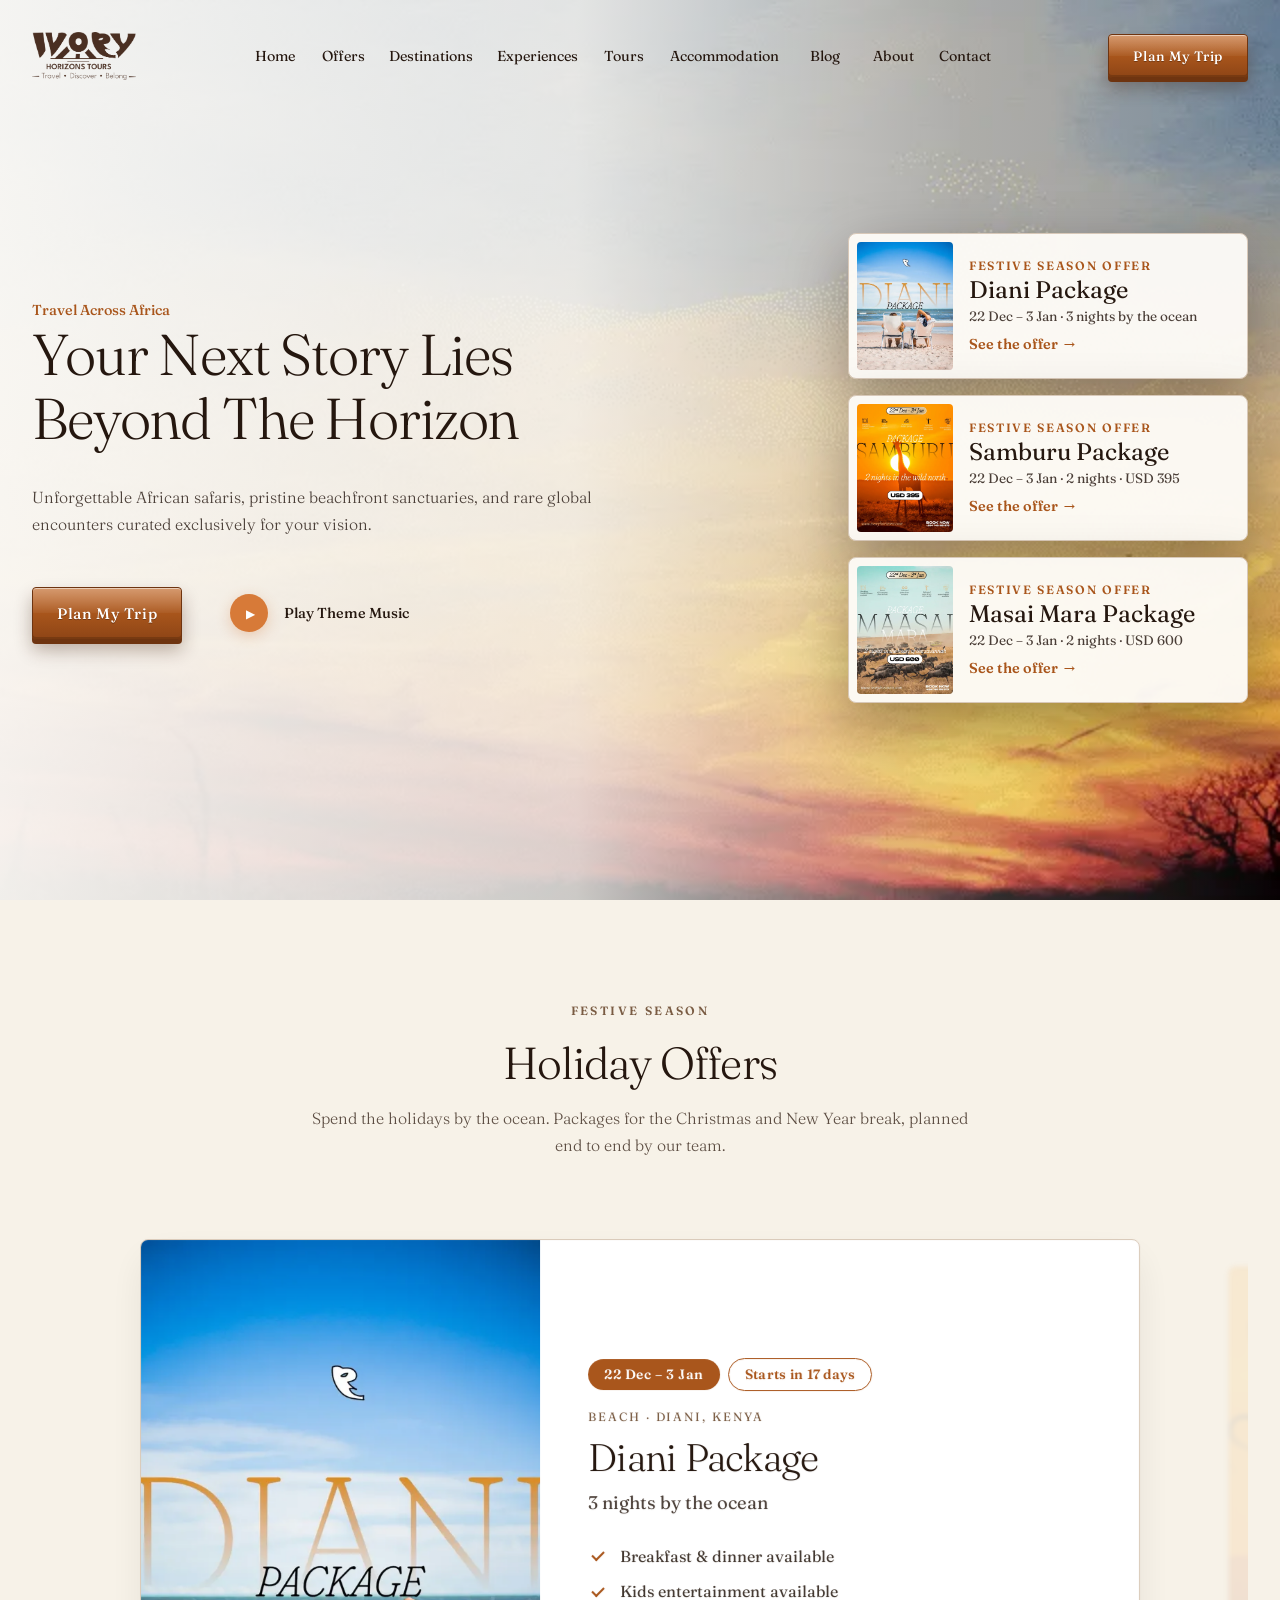
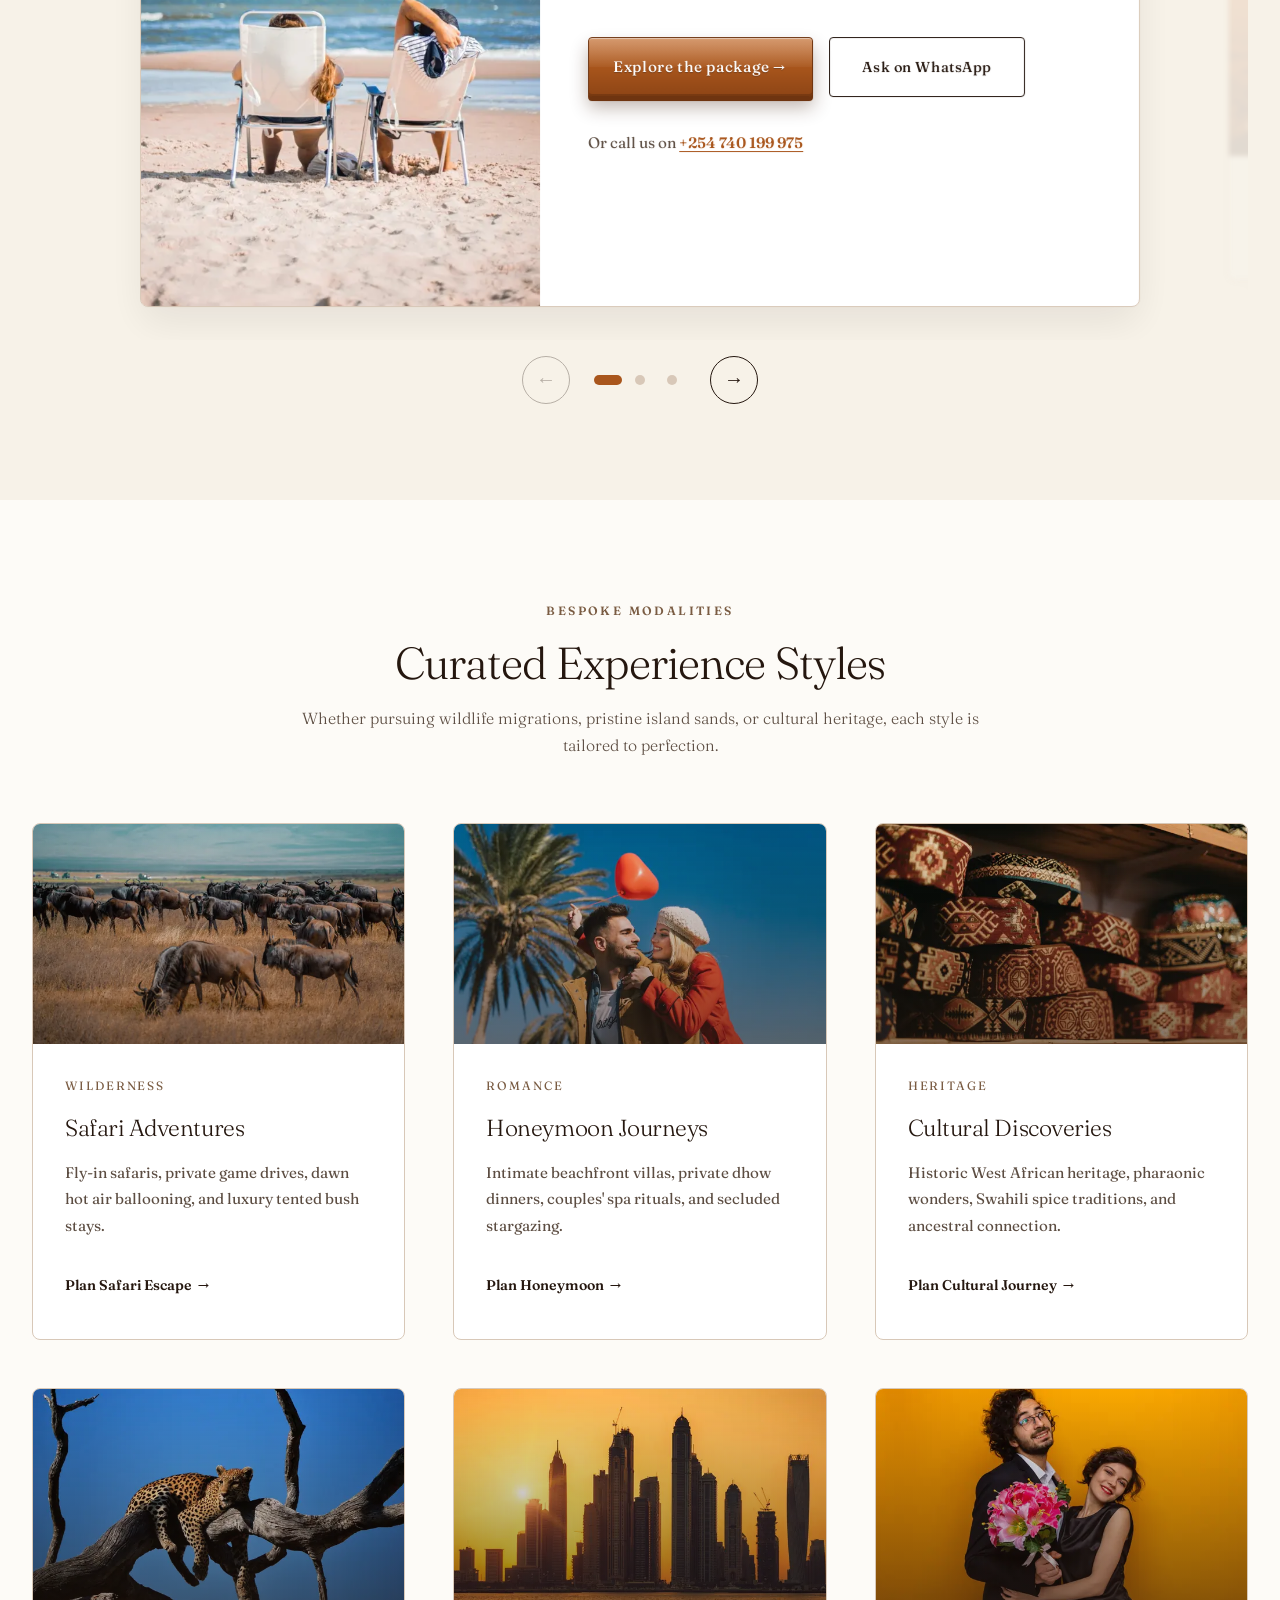
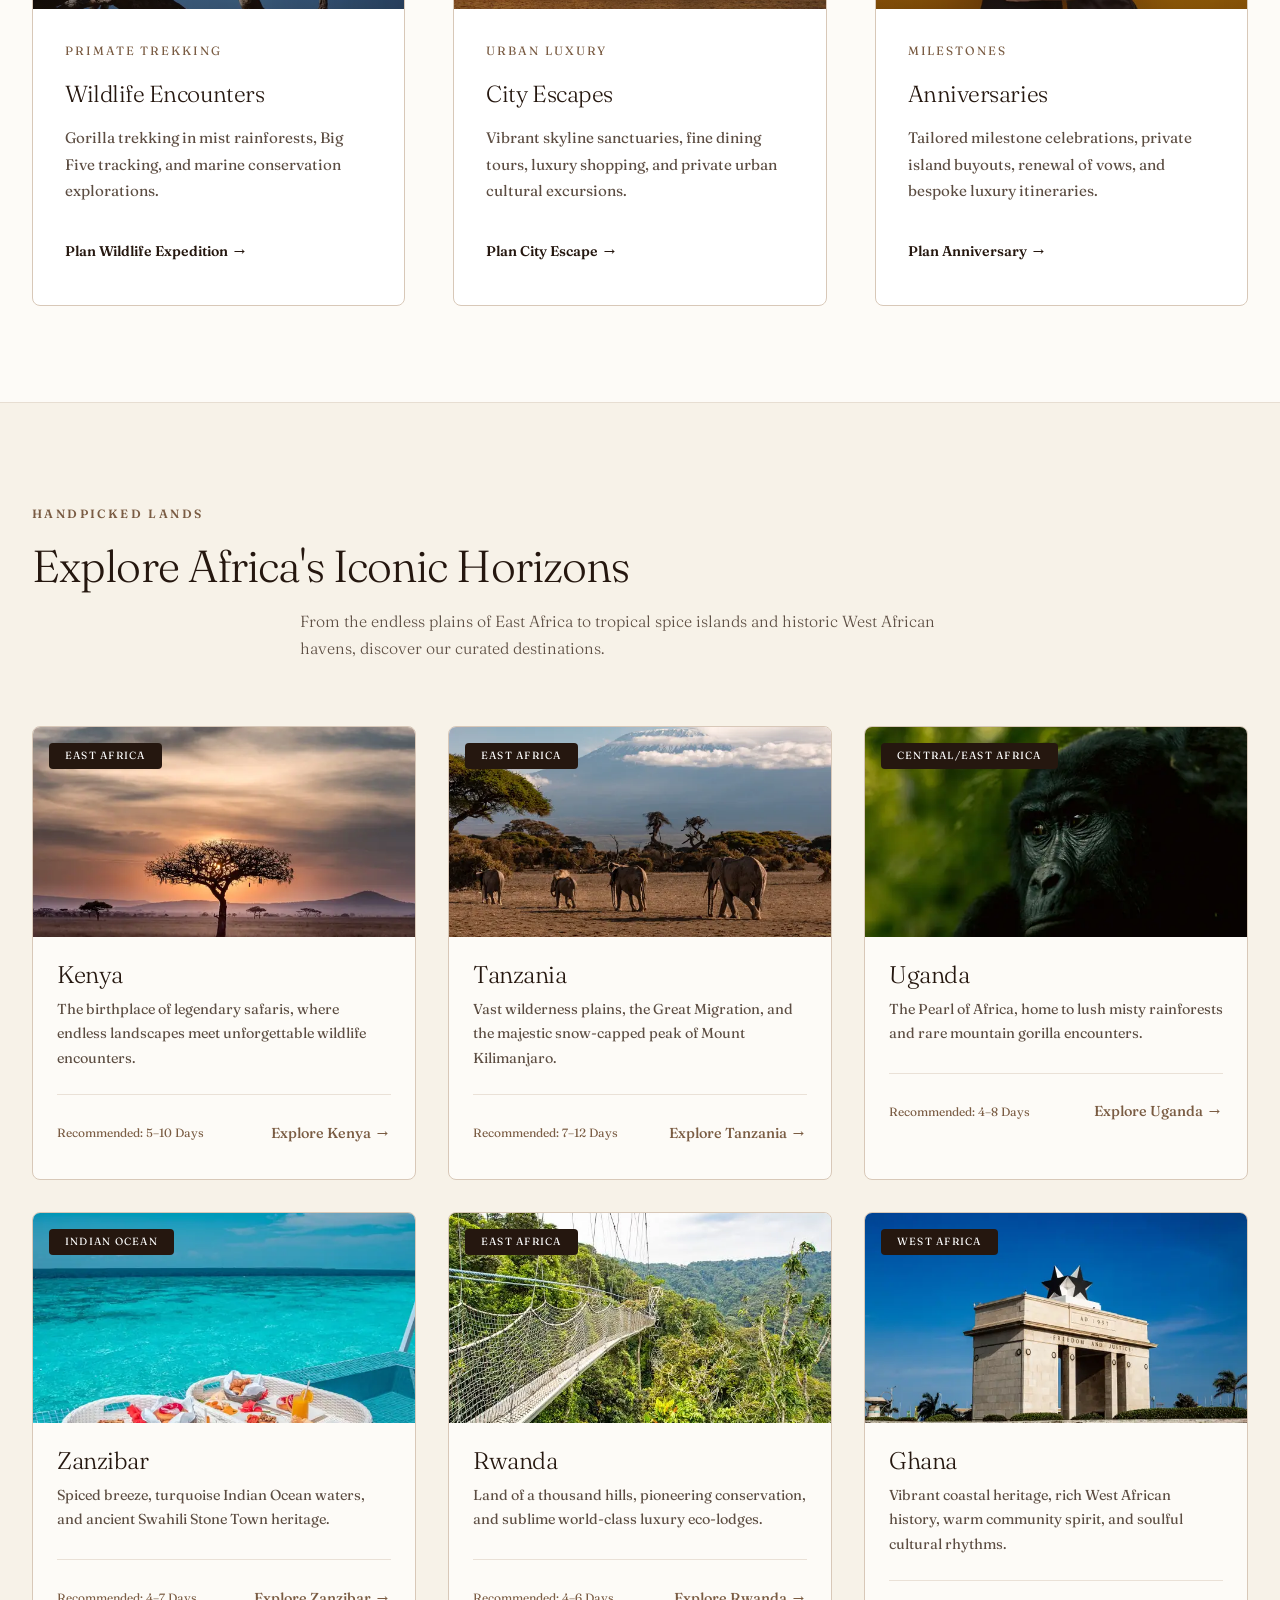
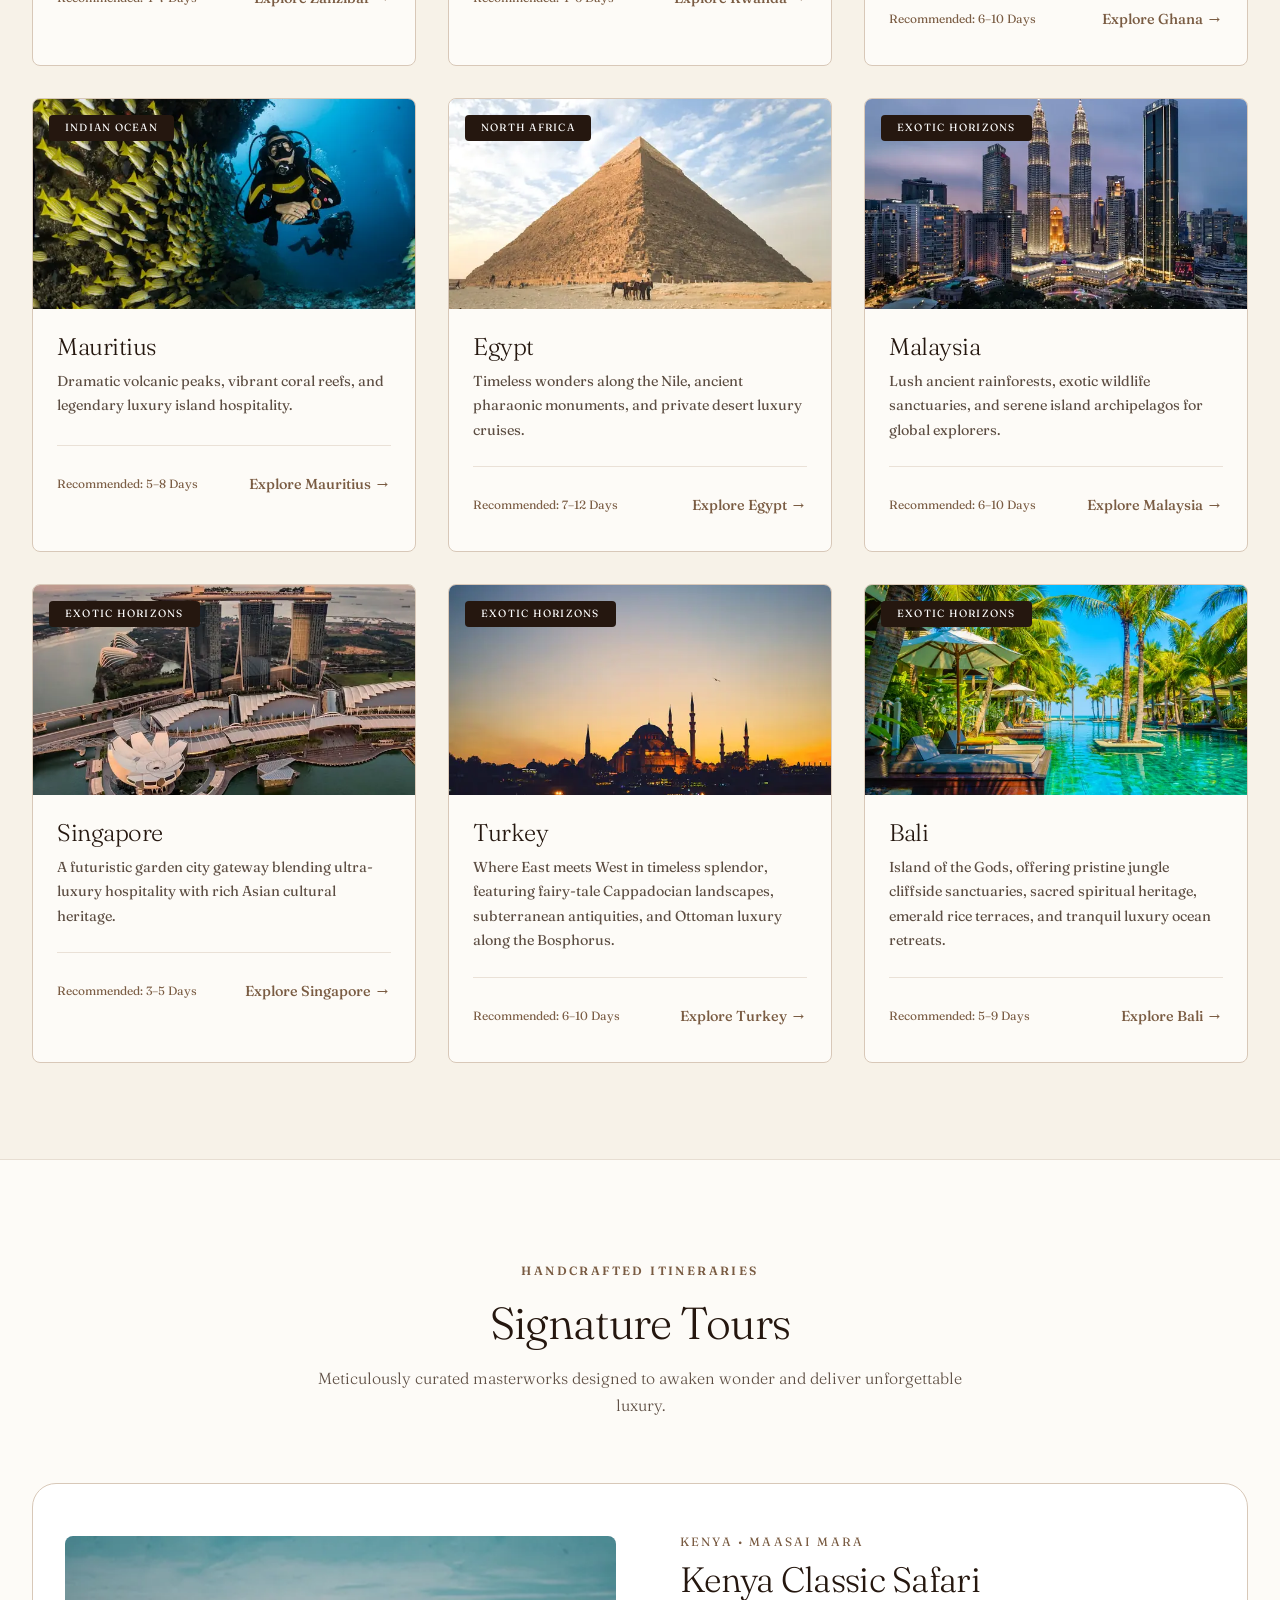
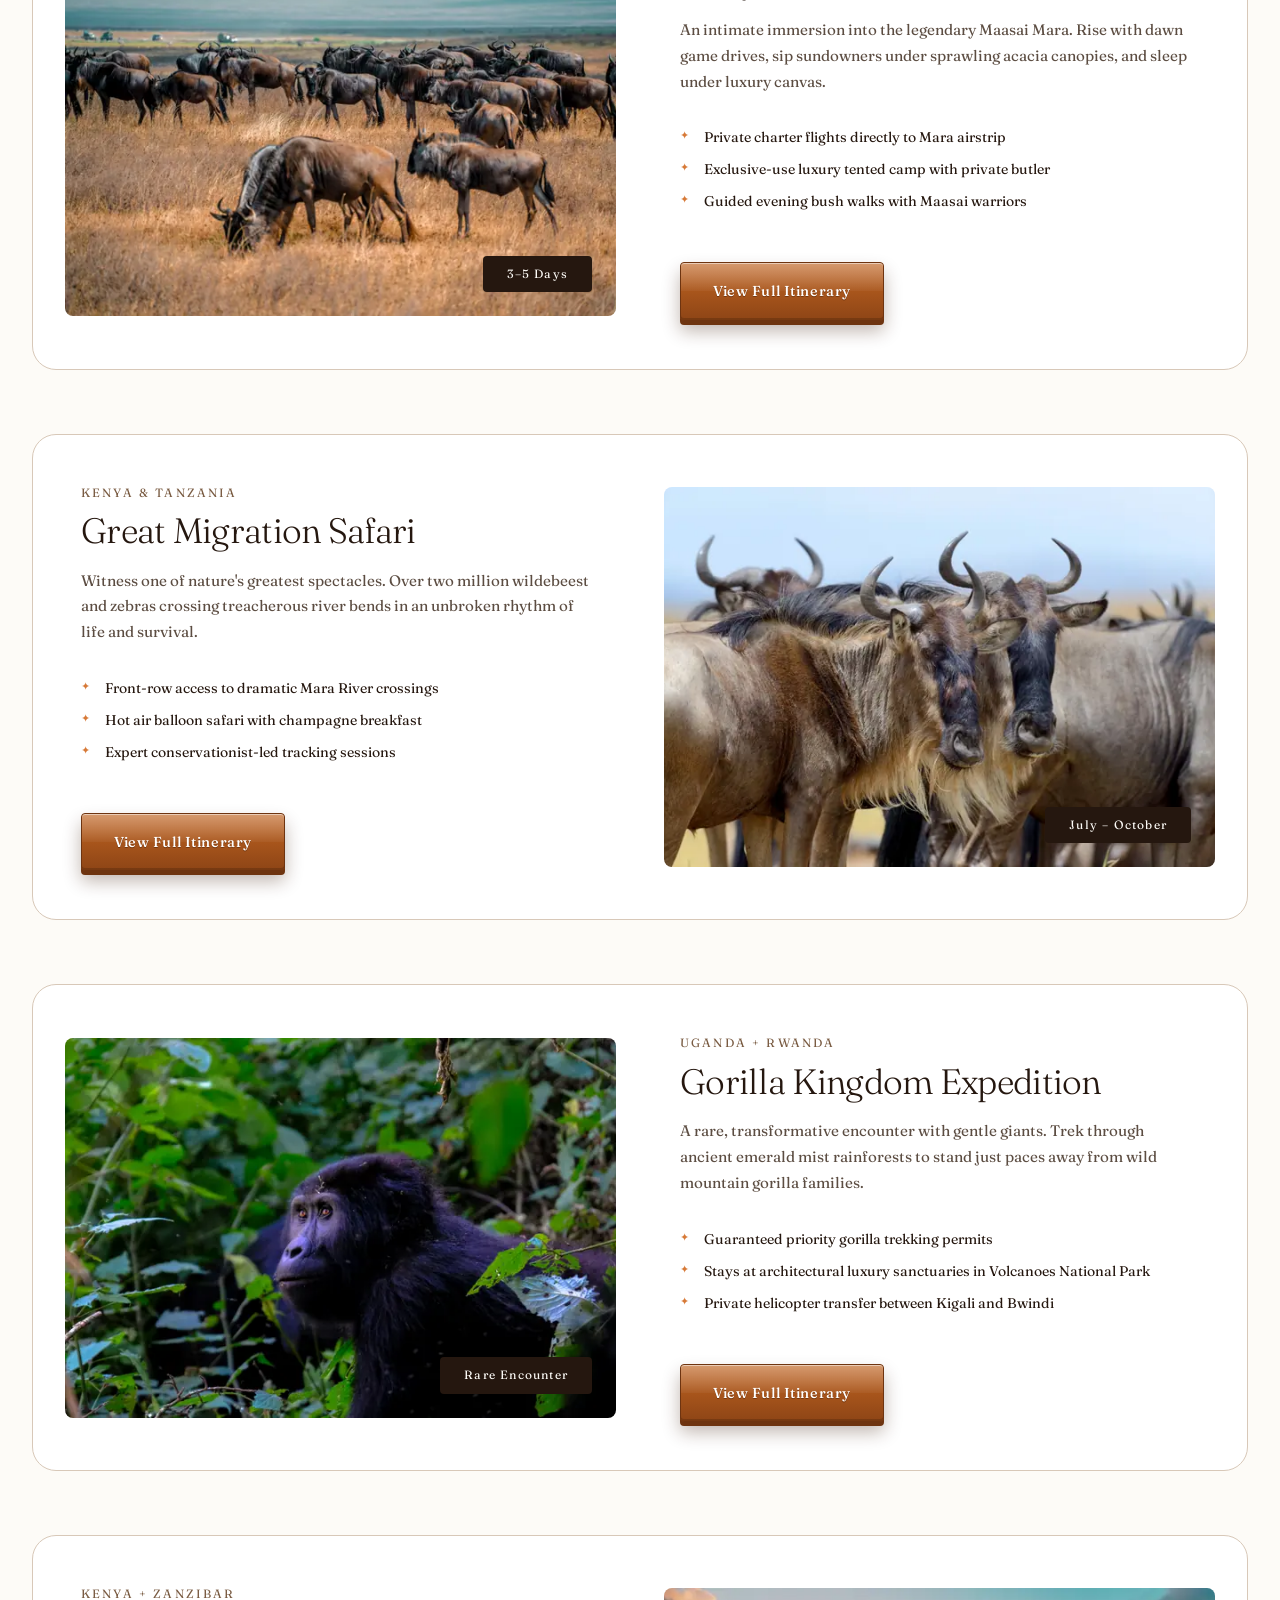
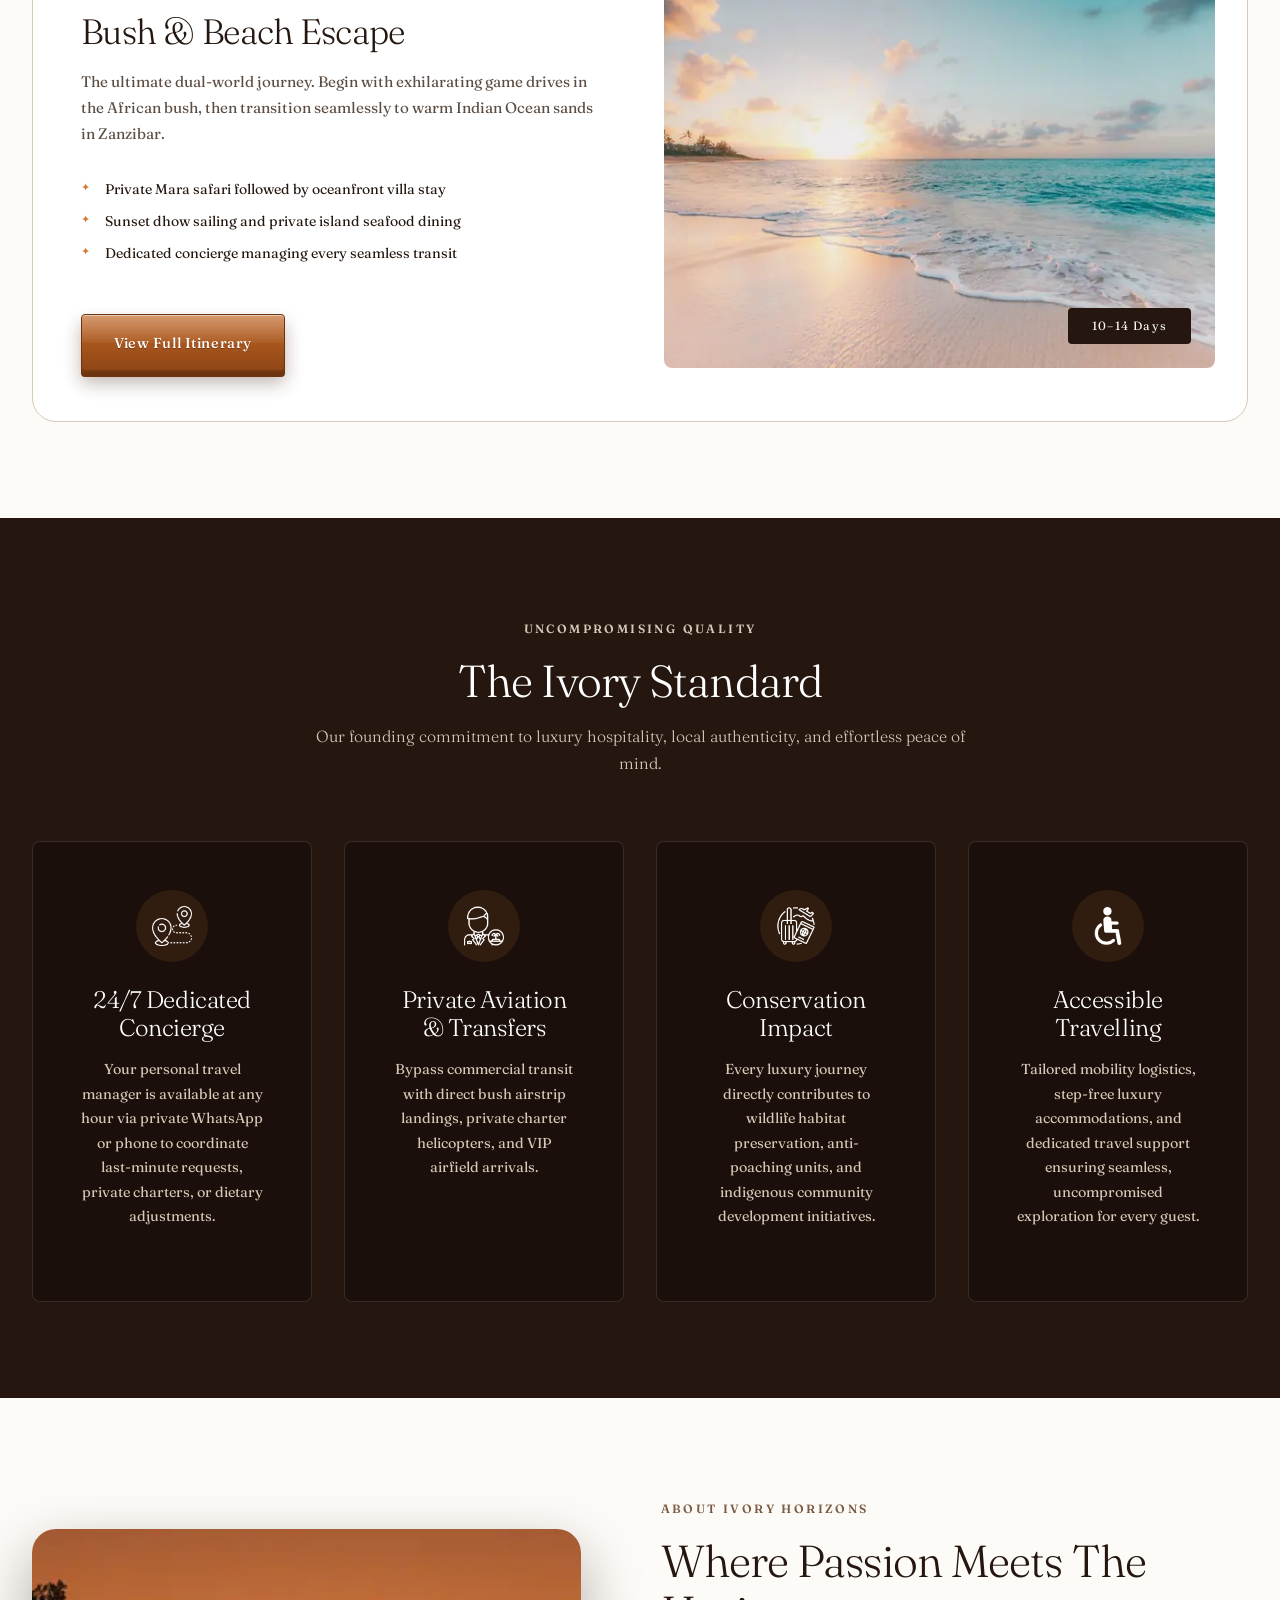
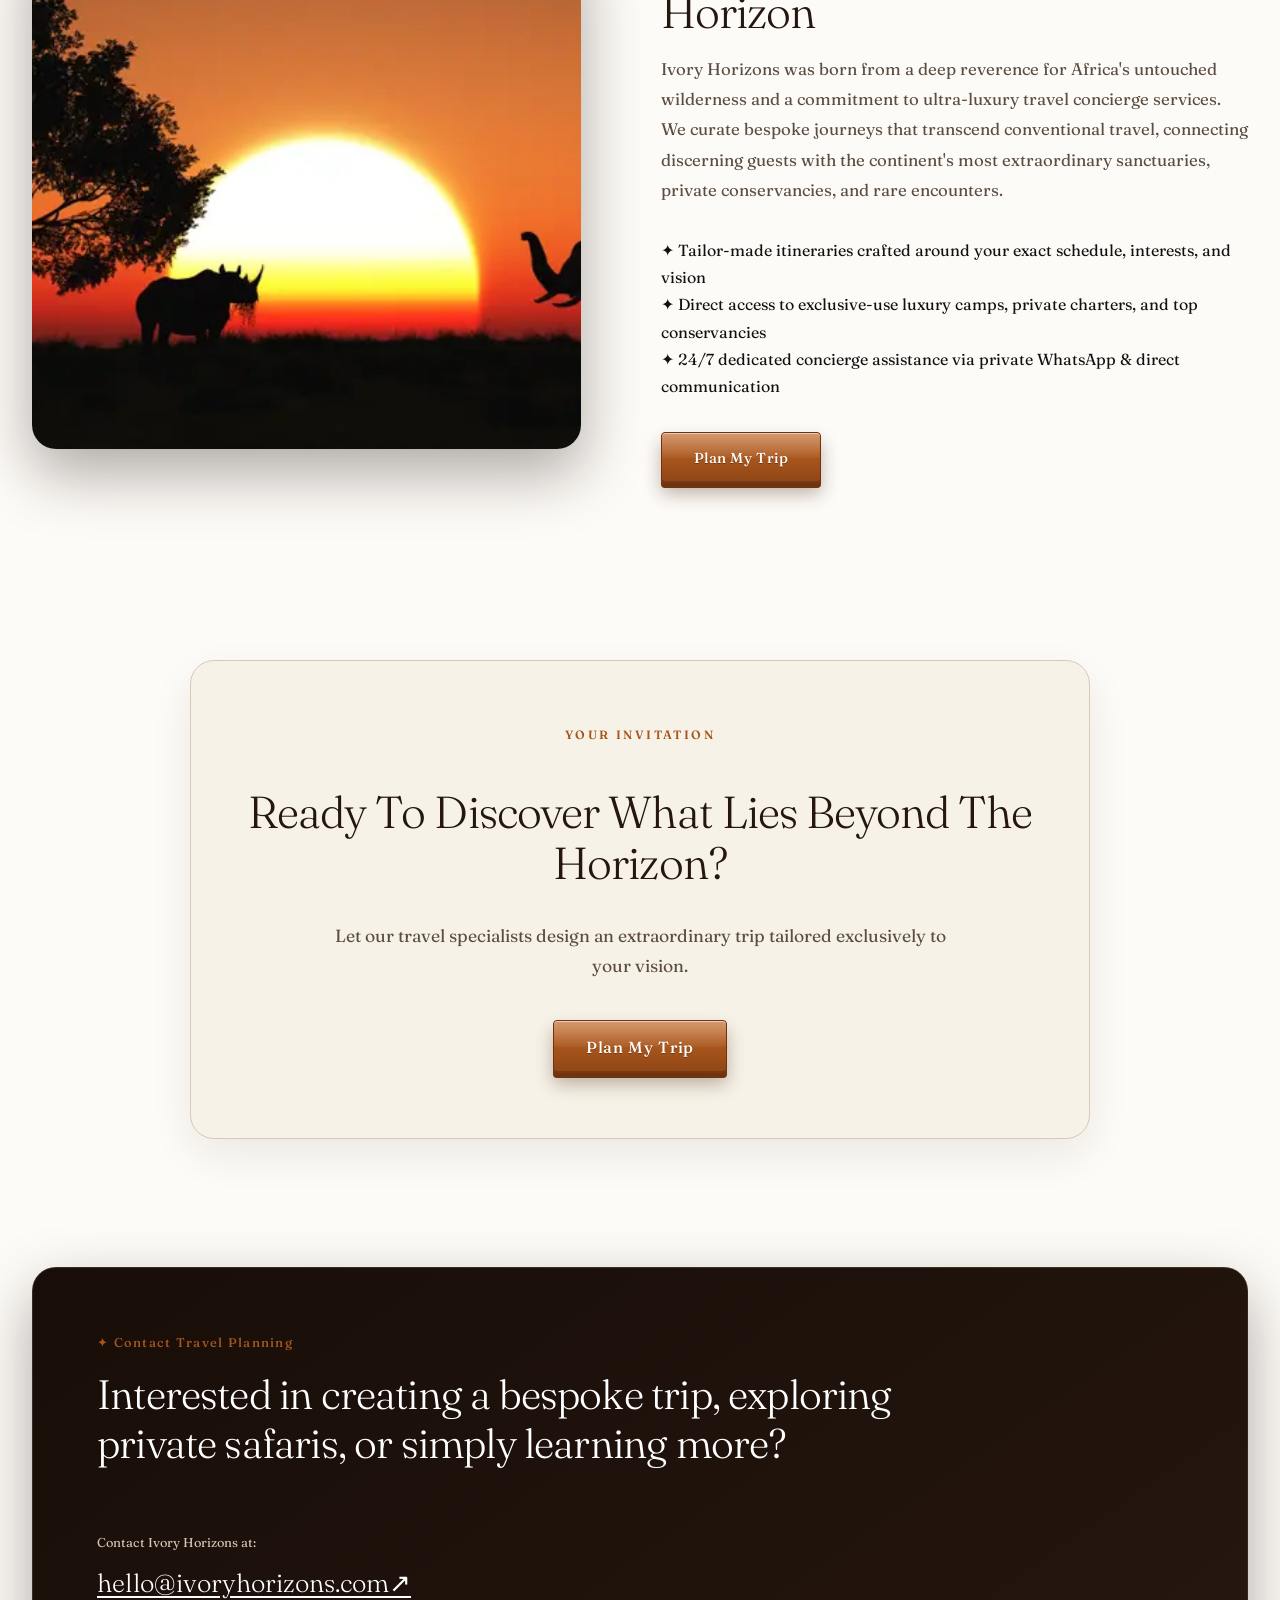
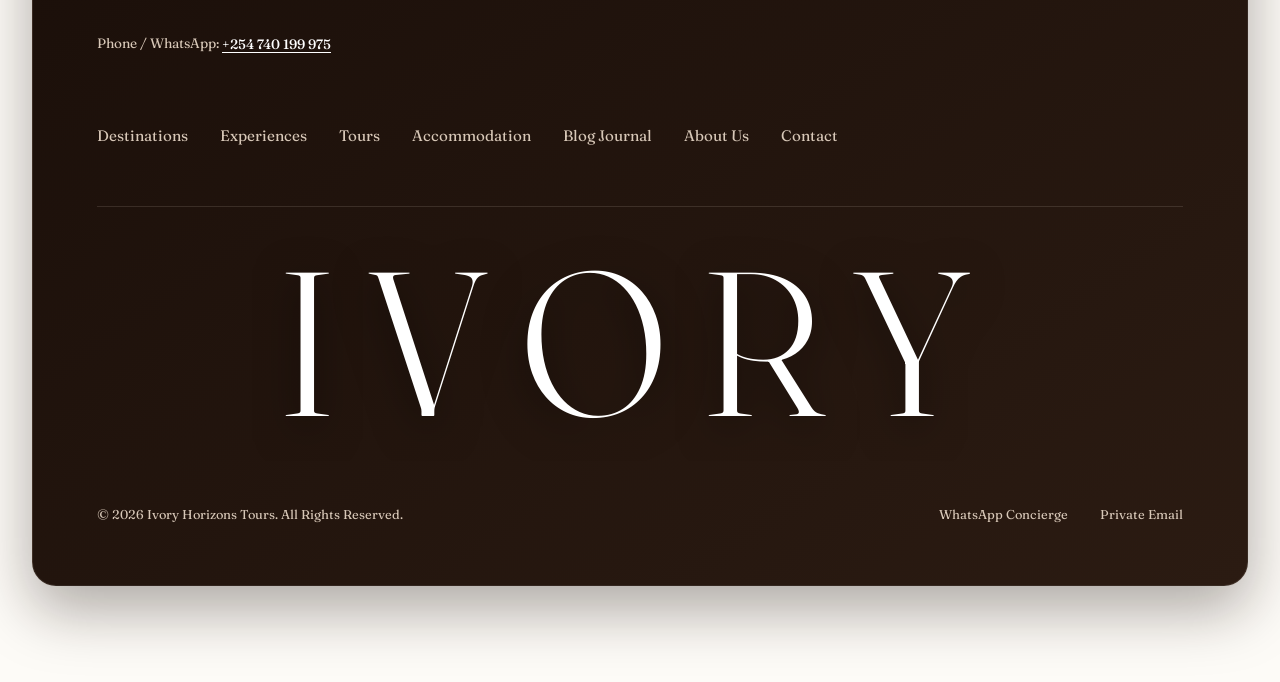
<file: index.html>
<!DOCTYPE html>
<html lang="en">
<head>
  <meta charset="UTF-8">
  <meta name="viewport" content="width=device-width, initial-scale=1.0">
  <title>Ivory Horizons | Luxury Travel Concierge & Bespoke African Safaris</title>
  <meta name="description" content="Ivory Horizons is an ultra-luxury travel concierge specializing in bespoke African safaris, private wilderness expeditions, and high-end retreats tailored to discerning global travelers.">
  <link rel="icon" type="image/svg+xml" href="assets/tour-icons/favicon-set/ivory-32px.svg">
  <link rel="icon" type="image/svg+xml" href="assets/tour-icons/favicon-set/ivory-512px.svg" sizes="any">
  <link rel="apple-touch-icon" href="assets/tour-icons/favicon-set/ivory-180px.svg">
  <meta name="apple-mobile-web-app-title" content="Ivory Horizons">
  <link rel="manifest" href="site.webmanifest">
  
  <link rel="preload" as="image" href="assets/hero/hero-1-poster.webp" fetchpriority="high">
  <link rel="preconnect" href="https://fonts.googleapis.com">
  <link rel="preconnect" href="https://fonts.gstatic.com" crossorigin>
  <link rel="preload" as="style" href="https://fonts.googleapis.com/css2?family=Fraunces:ital,opsz,wght@0,9..144,300;0,9..144,400;0,9..144,500;0,9..144,600;1,9..144,300&display=swap" onload="this.onload=null;this.rel='stylesheet'">
  <noscript><link rel="stylesheet" href="https://fonts.googleapis.com/css2?family=Fraunces:ital,opsz,wght@0,9..144,300;0,9..144,400;0,9..144,500;0,9..144,600;1,9..144,300&display=swap"></noscript>
  
  <link rel="stylesheet" href="assets/vendor/lenis/lenis.css" media="print" onload="this.media='all'">
  <noscript><link rel="stylesheet" href="assets/vendor/lenis/lenis.css"></noscript>
  <link rel="stylesheet" href="style.css">
</head>
<body>
  <a class="skip-link" href="#main-content">Skip to main content</a>
  <audio id="bgMusic" loop preload="none">
    <source src="assets/background-music/masai-mara-v2-mastered-by-john-elleson-hartley.mp3" type="audio/mpeg">
  </audio>

  <!-- Navigation Header -->
  <header class="site-header" id="siteHeader">
    <div class="header-container">
      <a href="index.html" class="brand-logo" aria-label="Ivory Horizons Home">
        <img width="645" height="298" src="assets/images/ivory-dark-no-bg.png" alt="Ivory Horizons Tours logo" class="brand-logo-img" onerror="this.style.display='none'; this.nextElementSibling.style.display='block';">
        <span class="logo-mark-text" style="display: none;"><span class="logo-accent">Ivory</span> Horizons</span>
      </a>

      <nav class="main-nav" id="mainNav" aria-label="Main Navigation">
        <ul class="nav-list">
          <li><a href="index.html" class="nav-link">Home</a></li>
          <li><a href="#offers" class="nav-link">Offers</a></li>
          <li><a href="#destinations" class="nav-link">Destinations</a></li>
          <li><a href="#experiences" class="nav-link">Experiences</a></li>
          <li><a href="#journeys" class="nav-link">Tours</a></li>
          <li><a href="accommodation.html" class="nav-link">Accommodation</a></li>
          <li><a href="blog.html" class="nav-link">Blog</a></li>
          <li><a href="#about" class="nav-link">About</a></li>
          <li><a href="#contact" class="nav-link">Contact</a></li>
        </ul>
      </nav>

      <div class="header-actions">
        <button type="button" class="btn btn-header-cta concierge-trigger">Plan My Trip</button>
        <button type="button" class="mobile-toggle" id="mobileToggle" aria-label="Toggle navigation menu" aria-expanded="false" aria-controls="mainNav">
          <span></span>
          <span></span>
        </button>
      </div>
    </div>
  </header>

  <main id="main-content" tabindex="-1">
    <!-- Section 1: Hero Section (looping muted video playlist, poster shown until playback / for reduced motion) -->
    <section class="hero-inspo-layout" id="home">
      <div class="hero-bg-wrapper">
        <video class="hero-video-bg" id="heroVideo" autoplay muted loop playsinline preload="auto" poster="assets/hero/hero-1-poster.webp" width="800" height="450" aria-hidden="true" tabindex="-1">
          <source src="assets/hero/hero-1.mp4" type="video/mp4">
        </video>
        <div class="hero-overlay"></div>
      </div>

      <div class="container hero-container-grid">
        <div class="hero-content-left">
          <span class="hero-tag">Travel Across Africa</span>
          <h1 class="hero-title">Your Next Story Lies Beyond The Horizon</h1>
          <p class="hero-description">
            Unforgettable African safaris, pristine beachfront sanctuaries, and rare global encounters curated exclusively for your vision.
          </p>

          <div class="hero-cta-group">
            <button type="button" class="btn btn-inspo-primary concierge-trigger" id="heroPrimaryCta">Plan My Trip</button>
            <button type="button" class="btn-play-trigger" id="playMusicBtn" aria-label="Toggle background theme music">
              <span class="play-icon" id="playIcon">▶</span>
              <span class="play-text" id="playText">Play Theme Music</span>
            </button>
          </div>
        </div>

        <div class="hero-offers">
        <a class="hero-offer" href="#offers" data-offer-slide="0" data-offer-end="2027-01-03" aria-label="Festive season offer: Diani Package, 22 December to 3 January. See the offer">
          <img class="hero-offer-thumb" width="640" height="960" src="assets/images/offers/diani-package-640.webp" alt="" decoding="async">
          <span class="hero-offer-text">
            <span class="hero-offer-kicker">Festive Season Offer</span>
            <span class="hero-offer-title">Diani Package</span>
            <span class="hero-offer-date">22 Dec &ndash; 3 Jan &middot; 3 nights by the ocean</span>
            <span class="hero-offer-link">See the offer &rarr;</span>
          </span>
        </a>
        <a class="hero-offer" href="#offers" data-offer-slide="1" data-offer-end="2027-01-03" aria-label="Festive season offer: Samburu Package, 22 December to 3 January, USD 395. See the offer">
          <img class="hero-offer-thumb" width="640" height="854" src="assets/images/offers/samburu-package-640.webp" alt="" decoding="async">
          <span class="hero-offer-text">
            <span class="hero-offer-kicker">Festive Season Offer</span>
            <span class="hero-offer-title">Samburu Package</span>
            <span class="hero-offer-date">22 Dec &ndash; 3 Jan &middot; 2 nights &middot; USD 395</span>
            <span class="hero-offer-link">See the offer &rarr;</span>
          </span>
        </a>
        <a class="hero-offer" href="#offers" data-offer-slide="2" data-offer-end="2027-01-03" aria-label="Festive season offer: Masai Mara Package, 22 December to 3 January, USD 600. See the offer">
          <img class="hero-offer-thumb" width="640" height="854" src="assets/images/offers/masai-mara-package-640.webp" alt="" decoding="async">
          <span class="hero-offer-text">
            <span class="hero-offer-kicker">Festive Season Offer</span>
            <span class="hero-offer-title">Masai Mara Package</span>
            <span class="hero-offer-date">22 Dec &ndash; 3 Jan &middot; 2 nights &middot; USD 600</span>
            <span class="hero-offer-link">See the offer &rarr;</span>
          </span>
        </a>
        </div>
      </div>
    </section>

    <!-- Festive Offers: seasonal packages shown as a swipeable carousel. To add another offer, copy one <article class="offer-card"> inside .offers-track and swap the image, text, dates and data-offer-end (add a matching hero teaser with data-offer-slide). Expired offers hide themselves (see app.js). -->
    <section class="section section-offers" id="offers" aria-labelledby="offersTitle">
      <div class="container">
        <div class="section-header text-center">
          <span class="section-badge">Festive Season</span>
          <h2 class="section-title" id="offersTitle">Holiday Offers</h2>
          <p class="section-subtitle">
            Spend the holidays by the ocean. Packages for the Christmas and New Year break, planned end to end by our team.
          </p>
        </div>

        <div class="offers-carousel" id="offersCarousel">
        <div class="offers-track" id="offersTrack" role="region" aria-roledescription="carousel" aria-label="Holiday offers" tabindex="0">
          <article class="offer-card" data-offer-end="2027-01-03">
            <div class="offer-media">
              <a href="diani-package.html" tabindex="-1" aria-hidden="true">
                <img width="640" height="960" src="assets/images/offers/diani-package-640.webp" srcset="assets/images/offers/diani-package-640.webp 640w, assets/images/offers/diani-package.webp 1081w" sizes="(max-width: 768px) 100vw, 400px" alt="Two guests relaxing in beach chairs facing the ocean on Diani Beach, Diani Package" loading="lazy" decoding="async">
              </a>
            </div>
            <div class="offer-body">
              <div class="offer-badges">
                <span class="offer-date">22 Dec &ndash; 3 Jan</span>
                <span class="offer-countdown" data-countdown="2026-12-22" data-countdown-end="2027-01-03" hidden></span>
              </div>
              <span class="card-category">Beach &middot; Diani, Kenya</span>
              <h3 class="offer-title"><a class="offer-link" href="diani-package.html">Diani Package</a></h3>
              <p class="offer-tagline">3 nights by the ocean</p>
              <ul class="offer-includes">
                <li>Breakfast &amp; dinner available</li>
                <li>Kids entertainment available</li>
              </ul>
              <div class="offer-actions">
                <a class="btn btn-inspo-primary" href="diani-package.html">Explore the package <span aria-hidden="true">&rarr;</span></a>
                <a class="btn btn-outline-dark" href="https://wa.me/254740199975?text=Hello%20Ivory%20Horizons%2C%20I'd%20like%20to%20book%20the%20Diani%20Package%20(22%20Dec%20-%203%20Jan)." target="_blank" rel="noopener">Ask on WhatsApp</a>
              </div>
              <p class="offer-contact">Or call us on <a href="tel:+254740199975">+254 740 199 975</a></p>
            </div>
          </article>

          <article class="offer-card offer-card--poster" data-offer-end="2027-01-03">
            <div class="offer-media">
              <a href="samburu-package.html" tabindex="-1" aria-hidden="true">
                <img width="1080" height="1440" src="assets/images/offers/samburu-package-640.webp" srcset="assets/images/offers/samburu-package-640.webp 640w, assets/images/offers/samburu-package.webp 1080w" sizes="(max-width: 768px) 100vw, 400px" alt="Samburu Package poster: a giraffe silhouetted against a setting sun, 2 nights in the wild north, USD 395, 22 December to 3 January" loading="lazy" decoding="async">
              </a>
            </div>
            <div class="offer-body">
              <div class="offer-badges">
                <span class="offer-date">22 Dec &ndash; 3 Jan</span>
                <span class="offer-countdown" data-countdown="2026-12-22" data-countdown-end="2027-01-03" hidden></span>
              </div>
              <span class="card-category">Safari &middot; Samburu, Kenya</span>
              <h3 class="offer-title"><a class="offer-link" href="samburu-package.html">Samburu Package</a></h3>
              <p class="offer-tagline">2 nights in the wild north</p>
              <p class="offer-price">USD 395</p>
              <ul class="offer-includes">
                <li>Breakfast, lunch &amp; dinner available</li>
                <li>4x4 safari transport</li>
                <li>Swimming at Buffalo Springs</li>
                <li>Unlimited game drives with a guide</li>
                <li>Kids entertainment available</li>
              </ul>
              <div class="offer-actions">
                <a class="btn btn-inspo-primary" href="samburu-package.html">Explore the package <span aria-hidden="true">&rarr;</span></a>
                <a class="btn btn-outline-dark" href="https://wa.me/254740199975?text=Hello%20Ivory%20Horizons%2C%20I'd%20like%20to%20book%20the%20Samburu%20Package%20(22%20Dec%20-%203%20Jan)." target="_blank" rel="noopener">Ask on WhatsApp</a>
              </div>
              <p class="offer-contact">Or call us on <a href="tel:+254740199975">+254 740 199 975</a></p>
            </div>
          </article>

          <article class="offer-card offer-card--poster" data-offer-end="2027-01-03">
            <div class="offer-media">
              <a href="masai-mara-package.html" tabindex="-1" aria-hidden="true">
                <img width="1080" height="1440" src="assets/images/offers/masai-mara-package-640.webp" srcset="assets/images/offers/masai-mara-package-640.webp 640w, assets/images/offers/masai-mara-package.webp 1080w" sizes="(max-width: 768px) 100vw, 400px" alt="Masai Mara Package poster: wildebeest running across the savannah, 2 nights in the heart of the savannah, USD 600, 22 December to 3 January" loading="lazy" decoding="async">
              </a>
            </div>
            <div class="offer-body">
              <div class="offer-badges">
                <span class="offer-date">22 Dec &ndash; 3 Jan</span>
                <span class="offer-countdown" data-countdown="2026-12-22" data-countdown-end="2027-01-03" hidden></span>
              </div>
              <span class="card-category">Safari &middot; Masai Mara, Kenya</span>
              <h3 class="offer-title"><a class="offer-link" href="masai-mara-package.html">Masai Mara Package</a></h3>
              <p class="offer-tagline">2 nights in the heart of the savannah</p>
              <p class="offer-price">USD 600</p>
              <ul class="offer-includes">
                <li>Breakfast, lunch &amp; dinner available</li>
                <li>Return 4x4 transport from Nairobi</li>
                <li>Unlimited game drives transport</li>
                <li>Unlimited game drives with a guide</li>
                <li>Kids entertainment available</li>
              </ul>
              <div class="offer-actions">
                <a class="btn btn-inspo-primary" href="masai-mara-package.html">Explore the package <span aria-hidden="true">&rarr;</span></a>
                <a class="btn btn-outline-dark" href="https://wa.me/254740199975?text=Hello%20Ivory%20Horizons%2C%20I'd%20like%20to%20book%20the%20Masai%20Mara%20Package%20(22%20Dec%20-%203%20Jan)." target="_blank" rel="noopener">Ask on WhatsApp</a>
              </div>
              <p class="offer-contact">Or call us on <a href="tel:+254740199975">+254 740 199 975</a></p>
            </div>
          </article>
        </div>

        <div class="offers-controls" id="offersControls">
          <button type="button" class="offers-arrow" id="offersPrev" aria-label="Previous offer"><span aria-hidden="true">&larr;</span></button>
          <div class="offers-dots" id="offersDots"></div>
          <button type="button" class="offers-arrow" id="offersNext" aria-label="Next offer"><span aria-hidden="true">&rarr;</span></button>
        </div>
        </div>
      </div>
    </section>

    <!-- Section 2: Curated Modalities (Experiences) -->
    <section class="section section-experiences" id="experiences">
      <div class="container">
        <div class="section-header text-center">
          <span class="section-badge">Bespoke Modalities</span>
          <h2 class="section-title">Curated Experience Styles</h2>
          <p class="section-subtitle">
            Whether pursuing wildlife migrations, pristine island sands, or cultural heritage, each style is tailored to perfection.
          </p>
        </div>

        <div class="experience-grid">
          <!-- Modality 1: Safari Adventure -->
          <article class="experience-card">
            <div class="card-image-wrap">
              <img width="1024" height="683" decoding="async" src="assets/images/curated-modalities/safari-adventure.webp" srcset="assets/images/curated-modalities/safari-adventure-640.webp 640w, assets/images/curated-modalities/safari-adventure.webp 1024w, assets/images/curated-modalities/safari-adventure-1920.webp 1920w" sizes="(max-width: 600px) 100vw, (max-width: 1100px) 50vw, 400px" alt="Safari Adventure in East Africa" loading="lazy" onerror="this.src='assets/images/journey-migration.webp';">
              <div class="card-overlay"></div>
            </div>
            <div class="card-content">
              <span class="card-category">Wilderness</span>
              <h3 class="card-title">Safari Adventures</h3>
              <p class="card-desc">Fly-in safaris, private game drives, dawn hot air ballooning, and luxury tented bush stays.</p>
              <button type="button" class="card-link concierge-trigger" data-type="Safari Adventure">Plan Safari Escape &rarr;</button>
            </div>
          </article>

          <!-- Modality 2: Honeymoon Journeys -->
          <article class="experience-card">
            <div class="card-image-wrap">
              <img width="1024" height="683" decoding="async" src="assets/images/curated-modalities/honeymoon-journeys.webp" srcset="assets/images/curated-modalities/honeymoon-journeys-640.webp 640w, assets/images/curated-modalities/honeymoon-journeys.webp 1024w, assets/images/curated-modalities/honeymoon-journeys-1920.webp 1920w" sizes="(max-width: 600px) 100vw, (max-width: 1100px) 50vw, 400px" alt="Honeymoon Journeys in Zanzibar and Mauritius" loading="lazy" onerror="this.src='assets/images/honeymoon-journey.webp';">
              <div class="card-overlay"></div>
            </div>
            <div class="card-content">
              <span class="card-category">Romance</span>
              <h3 class="card-title">Honeymoon Journeys</h3>
              <p class="card-desc">Intimate beachfront villas, private dhow dinners, couples' spa rituals, and secluded stargazing.</p>
              <button type="button" class="card-link concierge-trigger" data-type="Honeymoon">Plan Honeymoon &rarr;</button>
            </div>
          </article>

          <!-- Modality 3: Cultural Discoveries -->
          <article class="experience-card">
            <div class="card-image-wrap">
              <img width="1024" height="683" decoding="async" src="assets/images/curated-modalities/cultural-discoveries.webp" srcset="assets/images/curated-modalities/cultural-discoveries-640.webp 640w, assets/images/curated-modalities/cultural-discoveries.webp 1024w, assets/images/curated-modalities/cultural-discoveries-1920.webp 1920w" sizes="(max-width: 600px) 100vw, (max-width: 1100px) 50vw, 400px" alt="Cultural Discoveries in Ghana and Egypt" loading="lazy" onerror="this.src='assets/images/founder-story.webp';">
              <div class="card-overlay"></div>
            </div>
            <div class="card-content">
              <span class="card-category">Heritage</span>
              <h3 class="card-title">Cultural Discoveries</h3>
              <p class="card-desc">Historic West African heritage, pharaonic wonders, Swahili spice traditions, and ancestral connection.</p>
              <button type="button" class="card-link concierge-trigger" data-type="Cultural Discoveries">Plan Cultural Journey &rarr;</button>
            </div>
          </article>

          <!-- Modality 4: Wildlife Encounters -->
          <article class="experience-card">
            <div class="card-image-wrap">
              <img width="1024" height="685" decoding="async" src="assets/images/curated-modalities/wildlife-experiences.webp" srcset="assets/images/curated-modalities/wildlife-experiences-640.webp 640w, assets/images/curated-modalities/wildlife-experiences.webp 1024w, assets/images/curated-modalities/wildlife-experiences-1920.webp 1920w" sizes="(max-width: 600px) 100vw, (max-width: 1100px) 50vw, 400px" alt="Wildlife experiences mountain gorilla trekking" loading="lazy" onerror="this.src='assets/images/wildlife-experience.webp';">
              <div class="card-overlay"></div>
            </div>
            <div class="card-content">
              <span class="card-category">Primate Trekking</span>
              <h3 class="card-title">Wildlife Encounters</h3>
              <p class="card-desc">Gorilla trekking in mist rainforests, Big Five tracking, and marine conservation explorations.</p>
              <button type="button" class="card-link concierge-trigger" data-type="Wildlife Expedition">Plan Wildlife Expedition &rarr;</button>
            </div>
          </article>

          <!-- Modality 5: City Escapes -->
          <article class="experience-card">
            <div class="card-image-wrap">
              <img width="1024" height="683" decoding="async" src="assets/images/curated-modalities/city-escapes.webp" srcset="assets/images/curated-modalities/city-escapes-640.webp 640w, assets/images/curated-modalities/city-escapes.webp 1024w, assets/images/curated-modalities/city-escapes-1920.webp 1920w" sizes="(max-width: 600px) 100vw, (max-width: 1100px) 50vw, 400px" alt="City Escapes urban luxury travel" loading="lazy" onerror="this.src='assets/images/beach-escape.webp';">
              <div class="card-overlay"></div>
            </div>
            <div class="card-content">
              <span class="card-category">Urban Luxury</span>
              <h3 class="card-title">City Escapes</h3>
              <p class="card-desc">Vibrant skyline sanctuaries, fine dining tours, luxury shopping, and private urban cultural excursions.</p>
              <button type="button" class="card-link concierge-trigger" data-type="City Escapes">Plan City Escape &rarr;</button>
            </div>
          </article>

          <!-- Modality 6: Anniversaries -->
          <article class="experience-card">
            <div class="card-image-wrap">
              <img width="1024" height="683" decoding="async" src="assets/images/curated-modalities/anniversaries.webp" srcset="assets/images/curated-modalities/anniversaries-640.webp 640w, assets/images/curated-modalities/anniversaries.webp 1024w, assets/images/curated-modalities/anniversaries-1920.webp 1920w" sizes="(max-width: 600px) 100vw, (max-width: 1100px) 50vw, 400px" alt="Anniversaries and milestone celebrations" loading="lazy" onerror="this.src='assets/images/luxury-retreat.webp';">
              <div class="card-overlay"></div>
            </div>
            <div class="card-content">
              <span class="card-category">Milestones</span>
              <h3 class="card-title">Anniversaries</h3>
              <p class="card-desc">Tailored milestone celebrations, private island buyouts, renewal of vows, and bespoke luxury itineraries.</p>
              <button type="button" class="card-link concierge-trigger" data-type="Anniversary">Plan Anniversary &rarr;</button>
            </div>
          </article>
        </div>
      </div>
    </section>

    <!-- Section 3: Iconic Horizons (Destinations) -->
    <section class="section section-destinations" id="destinations">
      <div class="container">
        <div class="section-header">
          <div class="header-meta">
            <span class="section-badge">Handpicked Lands</span>
            <h2 class="section-title">Explore Africa's Iconic Horizons</h2>
          </div>
          <p class="section-subtitle">
            From the endless plains of East Africa to tropical spice islands and historic West African havens, discover our curated destinations.
          </p>
        </div>

        <div class="destination-grid">
          <!-- Destination 1: Kenya -->
          <article class="destination-card">
            <div class="dest-image-box">
              <img decoding="async" width="1024" height="770" src="assets/images/journey-migration.webp" srcset="assets/images/journey-migration-640.webp 640w, assets/images/journey-migration.webp 1024w" sizes="(max-width: 768px) 100vw, (max-width: 1200px) 50vw, 600px" alt="Kenya Maasai Mara wildlife" loading="lazy" onerror="this.src='https://images.unsplash.com/photo-1516426122078-c23e76319801?auto=format&fit=crop&w=800&q=80';">
              <span class="dest-badge">East Africa</span>
            </div>
            <div class="dest-body">
              <h3 class="dest-title">Kenya</h3>
              <p class="dest-text">The birthplace of legendary safaris, where endless landscapes meet unforgettable wildlife encounters.</p>
              <div class="dest-footer">
                <span class="dest-duration">Recommended: 5–10 Days</span>
                <a href="destination.html?dest=Kenya" class="btn-text">Explore Kenya &rarr;</a>
              </div>
            </div>
          </article>

          <!-- Destination 2: Tanzania -->
          <article class="destination-card">
            <div class="dest-image-box">
              <img width="1024" height="683" decoding="async" src="assets/images/handpicked-lands/tanzania.webp" srcset="assets/images/handpicked-lands/tanzania-640.webp 640w, assets/images/handpicked-lands/tanzania.webp 1024w, assets/images/handpicked-lands/tanzania-1920.webp 1920w" sizes="(max-width: 768px) 100vw, (max-width: 1200px) 50vw, 600px" alt="Tanzania Serengeti savannah" loading="lazy" onerror="this.src='assets/images/dest-tanzania.webp';">
              <span class="dest-badge">East Africa</span>
            </div>
            <div class="dest-body">
              <h3 class="dest-title">Tanzania</h3>
              <p class="dest-text">Vast wilderness plains, the Great Migration, and the majestic snow-capped peak of Mount Kilimanjaro.</p>
              <div class="dest-footer">
                <span class="dest-duration">Recommended: 7–12 Days</span>
                <a href="destination.html?dest=Tanzania" class="btn-text">Explore Tanzania &rarr;</a>
              </div>
            </div>
          </article>

          <!-- Destination 3: Uganda -->
          <article class="destination-card">
            <div class="dest-image-box">
              <img width="1024" height="1536" decoding="async" src="assets/images/handpicked-lands/uganda.webp" srcset="assets/images/handpicked-lands/uganda-640.webp 640w, assets/images/handpicked-lands/uganda.webp 1024w, assets/images/handpicked-lands/uganda-1920.webp 1920w" sizes="(max-width: 768px) 100vw, (max-width: 1200px) 50vw, 600px" alt="Uganda Bwindi mountain gorilla sanctuary" loading="lazy" onerror="this.src='assets/images/dest-rwanda.webp';">
              <span class="dest-badge">Central/East Africa</span>
            </div>
            <div class="dest-body">
              <h3 class="dest-title">Uganda</h3>
              <p class="dest-text">The Pearl of Africa, home to lush misty rainforests and rare mountain gorilla encounters.</p>
              <div class="dest-footer">
                <span class="dest-duration">Recommended: 4–8 Days</span>
                <a href="destination.html?dest=Uganda" class="btn-text">Explore Uganda &rarr;</a>
              </div>
            </div>
          </article>

          <!-- Destination 4: Zanzibar -->
          <article class="destination-card">
            <div class="dest-image-box">
              <img width="800" height="1199" decoding="async" src="assets/images/dest-zanzibar.webp" srcset="assets/images/dest-zanzibar-640.webp 640w, assets/images/dest-zanzibar.webp 800w" sizes="(max-width: 768px) 100vw, (max-width: 1200px) 50vw, 600px" alt="Zanzibar turquoise ocean and dhow" loading="lazy" onerror="this.src='https://images.unsplash.com/photo-1586861635167-e5223aadc9fe?auto=format&fit=crop&w=800&q=80';">
              <span class="dest-badge">Indian Ocean</span>
            </div>
            <div class="dest-body">
              <h3 class="dest-title">Zanzibar</h3>
              <p class="dest-text">Spiced breeze, turquoise Indian Ocean waters, and ancient Swahili Stone Town heritage.</p>
              <div class="dest-footer">
                <span class="dest-duration">Recommended: 4–7 Days</span>
                <a href="destination.html?dest=Zanzibar" class="btn-text">Explore Zanzibar &rarr;</a>
              </div>
            </div>
          </article>

          <!-- Destination 5: Rwanda -->
          <article class="destination-card">
            <div class="dest-image-box">
              <img width="640" height="480" decoding="async" src="assets/images/handpicked-lands/rwanda.webp" alt="Rwanda Volcanoes luxury eco-lodge" loading="lazy" onerror="this.src='assets/images/dest-rwanda.webp';">
              <span class="dest-badge">East Africa</span>
            </div>
            <div class="dest-body">
              <h3 class="dest-title">Rwanda</h3>
              <p class="dest-text">Land of a thousand hills, pioneering conservation, and sublime world-class luxury eco-lodges.</p>
              <div class="dest-footer">
                <span class="dest-duration">Recommended: 4–6 Days</span>
                <a href="destination.html?dest=Rwanda" class="btn-text">Explore Rwanda &rarr;</a>
              </div>
            </div>
          </article>

          <!-- Destination 6: Ghana -->
          <article class="destination-card">
            <div class="dest-image-box">
              <img width="1024" height="683" decoding="async" src="assets/images/handpicked-lands/accra-ghana.webp" srcset="assets/images/handpicked-lands/accra-ghana-640.webp 640w, assets/images/handpicked-lands/accra-ghana.webp 1024w, assets/images/handpicked-lands/accra-ghana-1920.webp 1920w" sizes="(max-width: 768px) 100vw, (max-width: 1200px) 50vw, 600px" alt="Ghana coastal cultural heritage" loading="lazy" onerror="this.src='assets/images/dest-ghana.webp';">
              <span class="dest-badge">West Africa</span>
            </div>
            <div class="dest-body">
              <h3 class="dest-title">Ghana</h3>
              <p class="dest-text">Vibrant coastal heritage, rich West African history, warm community spirit, and soulful cultural rhythms.</p>
              <div class="dest-footer">
                <span class="dest-duration">Recommended: 6–10 Days</span>
                <a href="destination.html?dest=Ghana" class="btn-text">Explore Ghana &rarr;</a>
              </div>
            </div>
          </article>

          <!-- Destination 7: Mauritius -->
          <article class="destination-card">
            <div class="dest-image-box">
              <img width="800" height="533" decoding="async" src="assets/images/dest-mauritius.webp" srcset="assets/images/dest-mauritius-640.webp 640w, assets/images/dest-mauritius.webp 800w" sizes="(max-width: 768px) 100vw, (max-width: 1200px) 50vw, 600px" alt="Mauritius luxury island resort" loading="lazy" onerror="this.src='https://images.unsplash.com/photo-1544551763-46a013bb70d5?auto=format&fit=crop&w=800&q=80';">
              <span class="dest-badge">Indian Ocean</span>
            </div>
            <div class="dest-body">
              <h3 class="dest-title">Mauritius</h3>
              <p class="dest-text">Dramatic volcanic peaks, vibrant coral reefs, and legendary luxury island hospitality.</p>
              <div class="dest-footer">
                <span class="dest-duration">Recommended: 5–8 Days</span>
                <a href="destination.html?dest=Mauritius" class="btn-text">Explore Mauritius &rarr;</a>
              </div>
            </div>
          </article>

          <!-- Destination 8: Egypt -->
          <article class="destination-card">
            <div class="dest-image-box">
              <img width="800" height="533" decoding="async" src="assets/images/dest-egypt.webp" srcset="assets/images/dest-egypt-640.webp 640w, assets/images/dest-egypt.webp 800w" sizes="(max-width: 768px) 100vw, (max-width: 1200px) 50vw, 600px" alt="Egypt Nile River and pharaonic heritage" loading="lazy" onerror="this.src='https://images.unsplash.com/photo-1503177119275-0aa32b3a9368?auto=format&fit=crop&w=800&q=80';">
              <span class="dest-badge">North Africa</span>
            </div>
            <div class="dest-body">
              <h3 class="dest-title">Egypt</h3>
              <p class="dest-text">Timeless wonders along the Nile, ancient pharaonic monuments, and private desert luxury cruises.</p>
              <div class="dest-footer">
                <span class="dest-duration">Recommended: 7–12 Days</span>
                <a href="destination.html?dest=Egypt" class="btn-text">Explore Egypt &rarr;</a>
              </div>
            </div>
          </article>

          <!-- Destination 9: Malaysia -->
          <article class="destination-card">
            <div class="dest-image-box">
              <img width="800" height="538" decoding="async" src="assets/images/dest-malaysia.webp" srcset="assets/images/dest-malaysia-640.webp 640w, assets/images/dest-malaysia.webp 800w" sizes="(max-width: 768px) 100vw, (max-width: 1200px) 50vw, 600px" alt="Malaysia tropical rainforest and islands" loading="lazy" onerror="this.src='https://images.unsplash.com/photo-1596422846543-75c6fc197f07?auto=format&fit=crop&w=800&q=80';">
              <span class="dest-badge">Exotic Horizons</span>
            </div>
            <div class="dest-body">
              <h3 class="dest-title">Malaysia</h3>
              <p class="dest-text">Lush ancient rainforests, exotic wildlife sanctuaries, and serene island archipelagos for global explorers.</p>
              <div class="dest-footer">
                <span class="dest-duration">Recommended: 6–10 Days</span>
                <a href="destination.html?dest=Malaysia" class="btn-text">Explore Malaysia &rarr;</a>
              </div>
            </div>
          </article>

          <!-- Destination 10: Singapore -->
          <article class="destination-card">
            <div class="dest-image-box">
              <img width="800" height="617" decoding="async" src="assets/images/dest-singapore.webp" srcset="assets/images/dest-singapore-640.webp 640w, assets/images/dest-singapore.webp 800w" sizes="(max-width: 768px) 100vw, (max-width: 1200px) 50vw, 600px" alt="Singapore garden city architecture" loading="lazy" onerror="this.src='https://images.unsplash.com/photo-1525625293386-3f8f99389edd?auto=format&fit=crop&w=800&q=80';">
              <span class="dest-badge">Exotic Horizons</span>
            </div>
            <div class="dest-body">
              <h3 class="dest-title">Singapore</h3>
              <p class="dest-text">A futuristic garden city gateway blending ultra-luxury hospitality with rich Asian cultural heritage.</p>
              <div class="dest-footer">
                <span class="dest-duration">Recommended: 3–5 Days</span>
                <a href="destination.html?dest=Singapore" class="btn-text">Explore Singapore &rarr;</a>
              </div>
            </div>
          </article>

          <!-- Destination 11: Turkey -->
          <article class="destination-card">
            <div class="dest-image-box">
              <img width="1024" height="683" decoding="async" src="assets/images/handpicked-lands/turkey.webp" srcset="assets/images/handpicked-lands/turkey-640.webp 640w, assets/images/handpicked-lands/turkey.webp 1024w, assets/images/handpicked-lands/turkey-1920.webp 1920w" sizes="(max-width: 768px) 100vw, (max-width: 1200px) 50vw, 600px" alt="Turkey Cappadocia fairy chimneys and Bosphorus" loading="lazy" onerror="this.src='assets/images/handpicked-lands/turkey.webp';">
              <span class="dest-badge">Exotic Horizons</span>
            </div>
            <div class="dest-body">
              <h3 class="dest-title">Turkey</h3>
              <p class="dest-text">Where East meets West in timeless splendor, featuring fairy-tale Cappadocian landscapes, subterranean antiquities, and Ottoman luxury along the Bosphorus.</p>
              <div class="dest-footer">
                <span class="dest-duration">Recommended: 6–10 Days</span>
                <a href="destination.html?dest=Turkey" class="btn-text">Explore Turkey &rarr;</a>
              </div>
            </div>
          </article>

          <!-- Destination 12: Bali -->
          <article class="destination-card">
            <div class="dest-image-box">
              <img width="1024" height="683" decoding="async" src="assets/images/handpicked-lands/bali.webp" srcset="assets/images/handpicked-lands/bali-640.webp 640w, assets/images/handpicked-lands/bali.webp 1024w, assets/images/handpicked-lands/bali-1920.webp 1920w" sizes="(max-width: 768px) 100vw, (max-width: 1200px) 50vw, 600px" alt="Bali lush rice terraces and coastal temples" loading="lazy" onerror="this.src='assets/images/dest-singapore.webp';">
              <span class="dest-badge">Exotic Horizons</span>
            </div>
            <div class="dest-body">
              <h3 class="dest-title">Bali</h3>
              <p class="dest-text">Island of the Gods, offering pristine jungle cliffside sanctuaries, sacred spiritual heritage, emerald rice terraces, and tranquil luxury ocean retreats.</p>
              <div class="dest-footer">
                <span class="dest-duration">Recommended: 5–9 Days</span>
                <a href="destination.html?dest=Bali" class="btn-text">Explore Bali &rarr;</a>
              </div>
            </div>
          </article>
        </div>
      </div>
    </section>

    <!-- Section 4: Signature Journeys -->
    <section class="section section-journeys" id="journeys">
      <div class="container">
        <div class="section-header text-center">
          <span class="section-badge">Handcrafted Itineraries</span>
          <h2 class="section-title">Signature Tours</h2>
          <p class="section-subtitle">
            Meticulously curated masterworks designed to awaken wonder and deliver unforgettable luxury.
          </p>
        </div>

        <div class="journey-showcase">
          <!-- Journey 1: Kenya Classic Safari -->
          <article class="journey-featured-card" data-category="Safari">
            <div class="journey-img-wrap">
              <img decoding="async" width="1024" height="683" src="assets/images/curated-modalities/safari-adventure.webp" srcset="assets/images/curated-modalities/safari-adventure-640.webp 640w, assets/images/curated-modalities/safari-adventure.webp 1024w, assets/images/curated-modalities/safari-adventure-1920.webp 1920w" sizes="(max-width: 768px) 100vw, (max-width: 1200px) 50vw, 600px" alt="Kenya Classic Safari" loading="lazy" onerror="this.src='https://images.unsplash.com/photo-1516426122078-c23e76319801?auto=format&fit=crop&w=1200&q=80';">
              <div class="journey-tag-floating">3–5 Days</div>
            </div>
            <div class="journey-info">
              <div class="journey-header">
                <span class="journey-location">Kenya • Maasai Mara</span>
                <h3 class="journey-title">Kenya Classic Safari</h3>
              </div>
              <p class="journey-excerpt">
                An intimate immersion into the legendary Maasai Mara. Rise with dawn game drives, sip sundowners under sprawling acacia canopies, and sleep under luxury canvas.
              </p>
              <ul class="journey-highlights">
                <li>Private charter flights directly to Mara airstrip</li>
                <li>Exclusive-use luxury tented camp with private butler</li>
                <li>Guided evening bush walks with Maasai warriors</li>
              </ul>
              <div class="journey-cta">
                <a href="journey.html?id=mara-classic" class="btn btn-primary">View Full Itinerary</a>
              </div>
            </div>
          </article>

          <!-- Journey 2: Great Migration Safari -->
          <article class="journey-featured-card reverse" data-category="Safari">
            <div class="journey-img-wrap">
              <img width="1024" height="683" decoding="async" src="assets/images/signature-tours-imgs/great-migration-safari.webp" srcset="assets/images/signature-tours-imgs/great-migration-safari-640.webp 640w, assets/images/signature-tours-imgs/great-migration-safari.webp 1024w, assets/images/signature-tours-imgs/great-migration-safari-1920.webp 1920w" sizes="(max-width: 768px) 100vw, (max-width: 1200px) 50vw, 600px" alt="Great Migration Safari" loading="lazy" onerror="this.src='assets/images/journey-migration.webp';">
              <div class="journey-tag-floating">July – October</div>
            </div>
            <div class="journey-info">
              <div class="journey-header">
                <span class="journey-location">Kenya & Tanzania</span>
                <h3 class="journey-title">Great Migration Safari</h3>
              </div>
              <p class="journey-excerpt">
                Witness one of nature's greatest spectacles. Over two million wildebeest and zebras crossing treacherous river bends in an unbroken rhythm of life and survival.
              </p>
              <ul class="journey-highlights">
                <li>Front-row access to dramatic Mara River crossings</li>
                <li>Hot air balloon safari with champagne breakfast</li>
                <li>Expert conservationist-led tracking sessions</li>
              </ul>
              <div class="journey-cta">
                <a href="journey.html?id=great-migration" class="btn btn-primary">View Full Itinerary</a>
              </div>
            </div>
          </article>

          <!-- Journey 3: Gorilla Kingdom Expedition -->
          <article class="journey-featured-card" data-category="Wildlife">
            <div class="journey-img-wrap">
              <img width="1024" height="683" decoding="async" src="assets/images/signature-tours-imgs/gorilla-kingdom.webp" srcset="assets/images/signature-tours-imgs/gorilla-kingdom-640.webp 640w, assets/images/signature-tours-imgs/gorilla-kingdom.webp 1024w, assets/images/signature-tours-imgs/gorilla-kingdom-1920.webp 1920w" sizes="(max-width: 768px) 100vw, (max-width: 1200px) 50vw, 600px" alt="Gorilla Kingdom Expedition" loading="lazy" onerror="this.src='assets/images/journey-gorilla.webp';">
              <div class="journey-tag-floating">Rare Encounter</div>
            </div>
            <div class="journey-info">
              <div class="journey-header">
                <span class="journey-location">Uganda + Rwanda</span>
                <h3 class="journey-title">Gorilla Kingdom Expedition</h3>
              </div>
              <p class="journey-excerpt">
                A rare, transformative encounter with gentle giants. Trek through ancient emerald mist rainforests to stand just paces away from wild mountain gorilla families.
              </p>
              <ul class="journey-highlights">
                <li>Guaranteed priority gorilla trekking permits</li>
                <li>Stays at architectural luxury sanctuaries in Volcanoes National Park</li>
                <li>Private helicopter transfer between Kigali and Bwindi</li>
              </ul>
              <div class="journey-cta">
                <a href="journey.html?id=gorilla-kingdom" class="btn btn-primary">View Full Itinerary</a>
              </div>
            </div>
          </article>

          <!-- Journey 4: Bush & Beach Escape -->
          <article class="journey-featured-card reverse" data-category="Beach">
            <div class="journey-img-wrap">
              <img width="1024" height="681" decoding="async" src="assets/images/beach-escape.webp" srcset="assets/images/beach-escape-640.webp 640w, assets/images/beach-escape.webp 1024w" sizes="(max-width: 768px) 100vw, (max-width: 1200px) 50vw, 600px" alt="Bush & Beach Escape" loading="lazy" onerror="this.src='https://images.unsplash.com/photo-1507525428034-b723cf961d3e?auto=format&fit=crop&w=1200&q=80';">
              <div class="journey-tag-floating">10–14 Days</div>
            </div>
            <div class="journey-info">
              <div class="journey-header">
                <span class="journey-location">Kenya + Zanzibar</span>
                <h3 class="journey-title">Bush & Beach Escape</h3>
              </div>
              <p class="journey-excerpt">
                The ultimate dual-world journey. Begin with exhilarating game drives in the African bush, then transition seamlessly to warm Indian Ocean sands in Zanzibar.
              </p>
              <ul class="journey-highlights">
                <li>Private Mara safari followed by oceanfront villa stay</li>
                <li>Sunset dhow sailing and private island seafood dining</li>
                <li>Dedicated concierge managing every seamless transit</li>
              </ul>
              <div class="journey-cta">
                <a href="journey.html?id=bush-beach" class="btn btn-primary">View Full Itinerary</a>
              </div>
            </div>
          </article>
        </div>
      </div>
    </section>

    <!-- Section 5: The Ivory Standard (SVG Tour Icons) -->
    <section class="section section-standard" id="standard">
      <div class="container">
        <div class="section-header text-center">
          <span class="section-badge badge-light">Uncompromising Quality</span>
          <h2 class="section-title">The Ivory Standard</h2>
          <p class="section-subtitle">
            Our founding commitment to luxury hospitality, local authenticity, and effortless peace of mind.
          </p>
        </div>

        <div class="standard-grid">
          <div class="standard-card">
            <div class="standard-icon-wrap">
              <img src="assets/tour-icons/homepage-crafted-around-you-icon.svg" alt="24/7 Dedicated Concierge" class="standard-svg-icon">
            </div>
            <h3 class="standard-card-title">24/7 Dedicated Concierge</h3>
            <p class="standard-card-text">
              Your personal travel manager is available at any hour via private WhatsApp or phone to coordinate last-minute requests, private charters, or dietary adjustments.
            </p>
          </div>

          <div class="standard-card">
            <div class="standard-icon-wrap">
              <img src="assets/tour-icons/home-page-every-detail-considered-icon.svg" alt="Private Aviation & Transfers" class="standard-svg-icon">
            </div>
            <h3 class="standard-card-title">Private Aviation & Transfers</h3>
            <p class="standard-card-text">
              Bypass commercial transit with direct bush airstrip landings, private charter helicopters, and VIP airfield arrivals.
            </p>
          </div>

          <div class="standard-card">
            <div class="standard-icon-wrap">
              <img src="assets/tour-icons/home-global-excellence-icon.svg" alt="Conservation Impact" class="standard-svg-icon">
            </div>
            <h3 class="standard-card-title">Conservation Impact</h3>
            <p class="standard-card-text">
              Every luxury journey directly contributes to wildlife habitat preservation, anti-poaching units, and indigenous community development initiatives.
            </p>
          </div>

          <div class="standard-card">
            <div class="standard-icon-wrap">
              <img src="assets/tour-icons/accessible-travelling.svg" alt="Accessible Travelling" class="standard-svg-icon">
            </div>
            <h3 class="standard-card-title">Accessible Travelling</h3>
            <p class="standard-card-text">
              Tailored mobility logistics, step-free luxury accommodations, and dedicated travel support ensuring seamless, uncompromised exploration for every guest.
            </p>
          </div>
        </div>
      </div>
    </section>

    <!-- Section 6: Where Passion Meets The Horizon -->
    <section class="section section-story" id="about">
      <div class="container">
        <div class="story-layout">
          <div class="story-image-wrap">
            <img width="1024" height="595" decoding="async" src="assets/images/where-passion-meets-horizon.webp" srcset="assets/images/where-passion-meets-horizon-640.webp 640w, assets/images/where-passion-meets-horizon.webp 1024w, assets/images/where-passion-meets-horizon-1920.webp 1920w" sizes="(max-width: 768px) 100vw, (max-width: 1200px) 50vw, 600px" alt="Ivory Horizons African sunset wilderness horizon" loading="lazy" onerror="this.src='assets/images/dest-tanzania.webp';">
          </div>

          <div class="story-content">
            <span class="section-badge">About Ivory Horizons</span>
            <h2 class="section-title">Where Passion Meets The Horizon</h2>
            <p class="story-lead-text" style="font-size: 1.05rem; line-height: 1.8; color: #5C4D42; margin-bottom: var(--space-4);">
              Ivory Horizons was born from a deep reverence for Africa's untouched wilderness and a commitment to ultra-luxury travel concierge services. We curate bespoke journeys that transcend conventional travel, connecting discerning guests with the continent's most extraordinary sanctuaries, private conservancies, and rare encounters.
            </p>
            <div class="story-highlights-list">
              <div class="story-item">
                <span class="check-icon">✦</span>
                <span>Tailor-made itineraries crafted around your exact schedule, interests, and vision</span>
              </div>
              <div class="story-item">
                <span class="check-icon">✦</span>
                <span>Direct access to exclusive-use luxury camps, private charters, and top conservancies</span>
              </div>
              <div class="story-item">
                <span class="check-icon">✦</span>
                <span>24/7 dedicated concierge assistance via private WhatsApp & direct communication</span>
              </div>
            </div>
            <button type="button" class="btn btn-primary concierge-trigger" style="margin-top: var(--space-4);">Plan My Trip</button>
          </div>
        </div>
      </div>
    </section>

    <!-- Section 7: Invitation Section Above Footer (Clean Restored Banner Without Background Image) -->
    <section class="section section-cta">
      <div class="container">
        <div class="final-cta-box text-center">
          <span class="section-badge badge-dark" style="color: var(--brown-accent-deep);">Your Invitation</span>
          <h2 class="final-cta-headline">Ready To Discover What Lies Beyond The Horizon?</h2>
          <p class="final-cta-subtext">
            Let our travel specialists design an extraordinary trip tailored exclusively to your vision.
          </p>
          <button type="button" class="btn btn-primary btn-large concierge-trigger" id="finalCtaBtn">Plan My Trip</button>
        </div>
      </div>
    </section>
  </main>

  <!-- Site Footer -->
  <div class="footer-outer-wrapper">
    <footer class="site-footer footer-popout-card" id="contact">
      <div class="footer-card-inner">
        <div class="footer-card-top">
          <div class="footer-tag-badge">✦ Contact Travel Planning</div>
          <h2 class="footer-headline">Interested in creating a bespoke trip, exploring private safaris, or simply learning more?</h2>
        </div>

        <div class="footer-card-middle">
          <div class="footer-contact-direct">
            <span class="contact-label">Contact Ivory Horizons at:</span>
            <a href="mailto:hello@ivoryhorizons.com" class="contact-email-link">hello@ivoryhorizons.com <span class="arrow-icon">↗</span></a>
            <span class="contact-phone-item">Phone / WhatsApp: <a href="https://wa.me/254740199975" target="_blank" rel="noopener">+254 740 199 975</a></span>
          </div>

          <div class="footer-nav-menu">
            <a href="#destinations">Destinations</a>
            <a href="#experiences">Experiences</a>
            <a href="#journeys">Tours</a>
            <a href="accommodation.html">Accommodation</a>
            <a href="blog.html">Blog Journal</a>
            <a href="#about">About Us</a>
            <a href="#contact">Contact</a>
          </div>
        </div>

        <div class="footer-giant-brand-wrap">
          <span class="footer-giant-title">IVORY</span>
        </div>

        <div class="footer-card-bottom">
          <div class="footer-copyright-text">
            © 2026 Ivory Horizons Tours. All Rights Reserved.
          </div>
          <div class="footer-social-links">
            <a href="https://wa.me/254740199975" target="_blank" rel="noopener" class="footer-social-btn">WhatsApp Concierge</a>
            <a href="mailto:hello@ivoryhorizons.com" class="footer-social-btn">Private Email</a>
          </div>
        </div>
      </div>
    </footer>
  </div>

  <!-- CONCIERGE MODAL / STEP-BY-STEP JOURNEY PLANNER (RESTORED ORIGINAL UI & SVG TOUR ICONS) -->
  <dialog class="concierge-modal" data-lenis-prevent id="conciergeModal" aria-labelledby="modalTitle">
    <div class="modal-content-wrapper">
      <button type="button" class="modal-close" id="closeConciergeBtn" aria-label="Close modal">&times;</button>
      
      <div class="modal-header">
        <span class="modal-step-badge" id="stepBadge">Step 1 of 4</span>
        <h3 class="modal-title" id="modalTitle">What type of trip are you imagining?</h3>
        <p class="modal-subtitle" id="modalSubtitle">Select the experience that best captures your dream African escape.</p>
      </div>

      <!-- Step Progress Bar -->
      <div class="modal-progress-bar">
        <div class="progress-fill" id="progressFill" style="width: 25%;"></div>
      </div>

      <form id="conciergeForm" onsubmit="return false;">
        <!-- STEP 1: JOURNEY TYPE -->
        <div class="concierge-step step-active" data-step="1">
          <div class="option-grid">
            <label class="option-card">
              <input type="radio" name="journeyType" value="Safari Adventure" checked>
              <span class="card-box">
                <img src="assets/tour-icons/safari-adventure-icon.svg" alt="Safari Adventure" class="option-svg-icon">
                <span class="option-label">Safari Adventure</span>
              </span>
            </label>

            <label class="option-card">
              <input type="radio" name="journeyType" value="Beach Escape">
              <span class="card-box">
                <img src="assets/tour-icons/beach-escape-icon.svg" alt="Beach Escape" class="option-svg-icon">
                <span class="option-label">Beach Escape</span>
              </span>
            </label>

            <label class="option-card">
              <input type="radio" name="journeyType" value="Honeymoon">
              <span class="card-box">
                <img src="assets/tour-icons/honeymoon-icon.svg" alt="Honeymoon" class="option-svg-icon">
                <span class="option-label">Honeymoon</span>
              </span>
            </label>

            <label class="option-card">
              <input type="radio" name="journeyType" value="Luxury Retreat">
              <span class="card-box">
                <img src="assets/tour-icons/luxury-retreat-icon.svg" alt="Luxury Retreat" class="option-svg-icon">
                <span class="option-label">Luxury Retreat</span>
              </span>
            </label>

            <label class="option-card">
              <input type="radio" name="journeyType" value="Cultural Discoveries">
              <span class="card-box">
                <img src="assets/tour-icons/cultural-heritage-icon.svg" alt="Cultural Discoveries" class="option-svg-icon">
                <span class="option-label">Cultural Heritage</span>
              </span>
            </label>

            <label class="option-card">
              <input type="radio" name="journeyType" value="Wildlife Expedition">
              <span class="card-box">
                <img src="assets/tour-icons/adventure-trek-icon.svg" alt="Wildlife Expedition" class="option-svg-icon">
                <span class="option-label">Adventure Trek</span>
              </span>
            </label>
          </div>
        </div>

        <!-- STEP 2: DESTINATIONS -->
        <div class="concierge-step" data-step="2">
          <div class="option-grid">
            <label class="option-card">
              <input type="checkbox" name="destination" value="Kenya">
              <span class="card-box"><span class="option-label">Kenya</span></span>
            </label>
            <label class="option-card">
              <input type="checkbox" name="destination" value="Tanzania">
              <span class="card-box"><span class="option-label">Tanzania</span></span>
            </label>
            <label class="option-card">
              <input type="checkbox" name="destination" value="Uganda">
              <span class="card-box"><span class="option-label">Uganda</span></span>
            </label>
            <label class="option-card">
              <input type="checkbox" name="destination" value="Rwanda">
              <span class="card-box"><span class="option-label">Rwanda</span></span>
            </label>
            <label class="option-card">
              <input type="checkbox" name="destination" value="Zanzibar">
              <span class="card-box"><span class="option-label">Zanzibar</span></span>
            </label>
            <label class="option-card">
              <input type="checkbox" name="destination" value="Mauritius">
              <span class="card-box"><span class="option-label">Mauritius</span></span>
            </label>
            <label class="option-card">
              <input type="checkbox" name="destination" value="Egypt">
              <span class="card-box"><span class="option-label">Egypt</span></span>
            </label>
            <label class="option-card">
              <input type="checkbox" name="destination" value="Ghana">
              <span class="card-box"><span class="option-label">Ghana</span></span>
            </label>
            <label class="option-card">
              <input type="checkbox" name="destination" value="Malaysia">
              <span class="card-box"><span class="option-label">Malaysia</span></span>
            </label>
            <label class="option-card">
              <input type="checkbox" name="destination" value="Singapore">
              <span class="card-box"><span class="option-label">Singapore</span></span>
            </label>
            <label class="option-card">
              <input type="checkbox" name="destination" value="Turkey">
              <span class="card-box"><span class="option-label">Turkey</span></span>
            </label>
            <label class="option-card">
              <input type="checkbox" name="destination" value="Bali">
              <span class="card-box"><span class="option-label">Bali</span></span>
            </label>
          </div>
        </div>

        <!-- STEP 3: TRIP DETAILS (ENHANCED WITH IMAGE 5 PILL SELECTIONS) -->
        <div class="concierge-step" data-step="3">
          <div class="form-fields-grid">
            <!-- Travel Companions -->
            <div class="form-group full-width">
              <label>Who will you be travelling with?</label>
              <div class="pill-group">
                <label class="pill-option">
                  <input type="radio" name="travelCompanions" value="I travel solo">
                  <span class="pill-box">I travel solo</span>
                </label>
                <label class="pill-option">
                  <input type="radio" name="travelCompanions" value="My partner" checked>
                  <span class="pill-box">My partner</span>
                </label>
                <label class="pill-option">
                  <input type="radio" name="travelCompanions" value="My family">
                  <span class="pill-box">My family</span>
                </label>
                <label class="pill-option">
                  <input type="radio" name="travelCompanions" value="My friends">
                  <span class="pill-box">My friends</span>
                </label>
              </div>
            </div>

            <!-- Budget Selection -->
            <div class="form-group full-width">
              <label>What is your budget per person?</label>
              <div class="pill-group">
                <label class="pill-option">
                  <input type="radio" name="budgetPill" value="1000-3000 USD">
                  <span class="pill-box">1000-3000 USD</span>
                </label>
                <label class="pill-option">
                  <input type="radio" name="budgetPill" value="3000-5000 USD" checked>
                  <span class="pill-box">3000-5000 USD</span>
                </label>
                <label class="pill-option">
                  <input type="radio" name="budgetPill" value="5000+ USD">
                  <span class="pill-box">5000+ USD</span>
                </label>
                <label class="pill-option">
                  <input type="radio" name="budgetPill" value="Not Sure">
                  <span class="pill-box">Not Sure</span>
                </label>
              </div>
            </div>

            <!-- Flight Status & Travel Timing -->
            <div class="form-group">
              <label>Have you booked your flights?</label>
              <div class="pill-group">
                <label class="pill-option">
                  <input type="radio" name="flightStatus" value="Yes">
                  <span class="pill-box">Yes</span>
                </label>
                <label class="pill-option">
                  <input type="radio" name="flightStatus" value="No" checked>
                  <span class="pill-box">No</span>
                </label>
              </div>
            </div>

            <div class="form-group">
              <label>When do you want to travel?</label>
              <div class="travel-timing-inputs">
                <select id="travelYear" class="timing-select" aria-label="Travel year">
                  <option value="" disabled selected>Year</option>
                  <option value="2026">2026</option>
                  <option value="2027">2027</option>
                  <option value="2028">2028</option>
                </select>
                <select id="travelMonth" class="timing-select" aria-label="Travel month">
                  <option value="" disabled selected>Month</option>
                  <option value="January">January</option>
                  <option value="February">February</option>
                  <option value="March">March</option>
                  <option value="April">April</option>
                  <option value="May">May</option>
                  <option value="June">June</option>
                  <option value="July">July</option>
                  <option value="August">August</option>
                  <option value="September">September</option>
                  <option value="October">October</option>
                  <option value="November">November</option>
                  <option value="December">December</option>
                </select>
                <select id="travelDuration" class="timing-select" aria-label="Trip duration">
                  <option value="" disabled selected>For How long</option>
                  <option value="3-5 Days">3-5 Days</option>
                  <option value="7-10 Days">7-10 Days</option>
                  <option value="10-14 Days">10-14 Days</option>
                  <option value="2+ Weeks">2+ Weeks</option>
                </select>
              </div>
            </div>

            <div class="form-group full-width">
              <label for="specialPreferences">Please tell us a bit more about your travel plans</label>
              <textarea id="specialPreferences" rows="3" placeholder="Tell us about your preferred style, celebratory occasions, dietary needs, or specific desires..."></textarea>
            </div>
          </div>
        </div>

        <!-- STEP 4: CONTACT & SUBMIT -->
        <div class="concierge-step" data-step="4">
          <div class="form-fields-grid">
            <div class="form-group">
              <label for="firstName">First Name *</label>
              <input type="text" id="firstName" required placeholder="First Name">
            </div>

            <div class="form-group">
              <label for="lastName">Last Name *</label>
              <input type="text" id="lastName" required placeholder="Last Name">
            </div>

            <div class="form-group">
              <label for="guestEmail">Email Address *</label>
              <input type="email" id="guestEmail" required placeholder="your.email@domain.com">
            </div>

            <div class="form-group">
              <label for="guestPhone">Telephone Number *</label>
              <input type="tel" id="guestPhone" required placeholder="+1 (555) 000-0000">
            </div>

            <div class="form-group full-width">
              <label for="contactPreference">Preferred Contact Method</label>
              <select id="contactPreference">
                <option value="WhatsApp Concierge">WhatsApp Concierge</option>
                <option value="Private Email">Private Email</option>
                <option value="Scheduled Video Consultation">Scheduled Video Consultation</option>
              </select>
            </div>

            <div class="form-group full-width">
              <label class="checkbox-label" style="display: flex; align-items: center; gap: 10px; cursor: pointer; font-weight: normal; font-size: 0.85rem;">
                <input type="checkbox" id="newsletterOptIn" checked style="width: 16px; height: 16px; accent-color: var(--brown-accent);">
                <span>Yes, I'd like to receive a monthly newsletter featuring travel tips, exclusive offers, reviews and news.</span>
              </label>
            </div>
          </div>
        </div>

        <!-- CONFIRMATION MESSAGE STATE -->
        <div class="concierge-step step-confirmation" id="confirmationStep" style="display: none;">
          <div class="confirmation-box text-center">
            <span class="confirmation-icon">✨</span>
            <h3 class="confirmation-headline">Your Trip Beyond The Horizon Awaits</h3>
            <p class="confirmation-text">
              Thank you. Your request has been logged and our concierge team is preparing your bespoke proposal within 24 hours.
            </p>
            <div class="summary-recap" id="summaryRecap"></div>
            <div class="confirmation-cta-group" style="display: flex; gap: 16px; justify-content: center; margin-top: 24px; flex-wrap: wrap;">
              <button type="button" class="btn btn-whatsapp" id="whatsappCtaBtn">Continue on WhatsApp 💬</button>
              <button type="button" class="btn btn-outline" id="closeConfirmationBtn">Close Window</button>
            </div>
          </div>
        </div>

        <!-- Modal Controls Footer -->
        <div class="modal-footer-nav" id="modalFooterNav">
          <button type="button" class="btn btn-outline" id="prevStepBtn" style="display: none;">&larr; Back</button>
          <button type="button" class="btn btn-primary" id="nextStepBtn">Next Step &rarr;</button>
          <button type="submit" class="btn btn-primary" id="submitConciergeBtn" style="display: none;">Submit Booking Request</button>
        </div>
      </form>
    </div>
  </dialog>

  <!-- DEDICATED MULTI-STEP ACCOMMODATION BOOKING FLOW MODAL -->
  <dialog class="concierge-modal" data-lenis-prevent id="accomBookingModal" aria-labelledby="accomModalTitle">
    <div class="modal-content-wrapper">
      <button type="button" class="modal-close" id="closeAccomModalBtn" aria-label="Close modal">&times;</button>
      
      <div class="modal-header">
        <span class="modal-step-badge" id="accomStepBadge">Step 1 of 5</span>
        <h3 class="modal-title" id="accomModalTitle">Confirm Your Sanctuary</h3>
        <p class="modal-subtitle" id="accomModalSubtitle">Review your selected accommodation before selecting stay parameters.</p>
      </div>

      <!-- Progress Bar -->
      <div class="modal-progress-bar">
        <div class="progress-fill" id="accomProgressFill" style="width: 20%;"></div>
      </div>

      <form id="accomBookingForm" onsubmit="return false;">
        
        <!-- STEP 1: CONFIRM ACCOMMODATION -->
        <div class="accom-step step-active" data-step="1">
          <div class="accom-preview-card">
            <div class="accom-preview-img-wrap">
              <img id="accomPreviewImg" width="1024" height="682" loading="lazy" decoding="async" src="assets/images/accommodation-imgs/angama-mara.webp" srcset="assets/images/accommodation-imgs/angama-mara-640.webp 640w, assets/images/accommodation-imgs/angama-mara.webp 1024w" sizes="(max-width: 768px) 100vw, (max-width: 1200px) 50vw, 600px" alt="Selected Hotel">
              <span class="badge-tag" id="accomPreviewBadge">Kenya</span>
            </div>
            <div class="accom-preview-info">
              <h4 class="preview-hotel-name" id="accomPreviewName">Angama Mara</h4>
              <span class="preview-location" id="accomPreviewLocation">📍 Maasai Mara, Kenya</span>
              <p class="preview-desc" id="accomPreviewDesc">Perched high on the rim of the Great Rift Valley overlooking the Maasai Mara...</p>
              <div class="preview-price-box" id="accomPreviewPrice">
                <span class="price-label">Starting Rate:</span>
                <strong class="price-val" id="accomPriceVal">$1,850 USD / night</strong>
              </div>
            </div>
          </div>
        </div>

        <!-- STEP 2: STAY DETAILS -->
        <div class="accom-step" data-step="2">
          <div class="form-fields-grid">
            <div class="form-group">
              <label for="accomCheckIn">Check-in Date *</label>
              <input type="date" id="accomCheckIn" required>
            </div>

            <div class="form-group">
              <label for="accomCheckOut">Check-out Date *</label>
              <input type="date" id="accomCheckOut" required>
            </div>

            <!-- Guests Selection -->
            <div class="form-group full-width">
              <label>Number of Guests</label>
              <div class="pill-group">
                <label class="pill-option">
                  <input type="radio" name="accomGuests" value="1 Guest">
                  <span class="pill-box">1 Guest</span>
                </label>
                <label class="pill-option">
                  <input type="radio" name="accomGuests" value="2 Guests" checked>
                  <span class="pill-box">2 Guests</span>
                </label>
                <label class="pill-option">
                  <input type="radio" name="accomGuests" value="3 Guests">
                  <span class="pill-box">3 Guests</span>
                </label>
                <label class="pill-option">
                  <input type="radio" name="accomGuests" value="4 Guests">
                  <span class="pill-box">4 Guests</span>
                </label>
                <label class="pill-option">
                  <input type="radio" name="accomGuests" value="5+ Guests">
                  <span class="pill-box">5+ Guests</span>
                </label>
              </div>
            </div>

            <!-- Number of Rooms -->
            <div class="form-group">
              <label for="accomRooms">Number of Rooms</label>
              <select id="accomRooms">
                <option value="1 Room" selected>1 Room</option>
                <option value="2 Rooms">2 Rooms</option>
                <option value="3 Rooms">3 Rooms</option>
                <option value="4+ Rooms">4+ Rooms</option>
              </select>
            </div>

            <!-- Room Type -->
            <div class="form-group full-width">
              <label>Room Type</label>
              <div class="pill-group">
                <label class="pill-option">
                  <input type="radio" name="accomRoomType" value="Single Room">
                  <span class="pill-box">Single Room</span>
                </label>
                <label class="pill-option">
                  <input type="radio" name="accomRoomType" value="Double Room" checked>
                  <span class="pill-box">Double Room</span>
                </label>
                <label class="pill-option">
                  <input type="radio" name="accomRoomType" value="Twin Room">
                  <span class="pill-box">Twin Room</span>
                </label>
                <label class="pill-option">
                  <input type="radio" name="accomRoomType" value="Family Room">
                  <span class="pill-box">Family Room</span>
                </label>
                <label class="pill-option">
                  <input type="radio" name="accomRoomType" value="Suite">
                  <span class="pill-box">Suite</span>
                </label>
              </div>
            </div>
          </div>
        </div>

        <!-- STEP 3: GUEST INFORMATION -->
        <div class="accom-step" data-step="3">
          <div class="form-fields-grid">
            <div class="form-group">
              <label for="accomFirstName">First Name *</label>
              <input type="text" id="accomFirstName" required placeholder="First Name">
            </div>

            <div class="form-group">
              <label for="accomLastName">Last Name *</label>
              <input type="text" id="accomLastName" required placeholder="Last Name">
            </div>

            <div class="form-group">
              <label for="accomEmail">Email Address *</label>
              <input type="email" id="accomEmail" required placeholder="your.email@domain.com">
            </div>

            <div class="form-group">
              <label for="accomPhone">Phone Number *</label>
              <input type="tel" id="accomPhone" required placeholder="+1 (555) 000-0000">
            </div>

            <div class="form-group full-width">
              <label for="accomWhatsApp">WhatsApp Number (Optional)</label>
              <input type="tel" id="accomWhatsApp" placeholder="Same as phone or enter WhatsApp number">
            </div>

            <div class="form-group full-width">
              <label>Preferred Contact Method</label>
              <div class="pill-group">
                <label class="pill-option">
                  <input type="radio" name="accomContactPref" value="WhatsApp" checked>
                  <span class="pill-box">WhatsApp</span>
                </label>
                <label class="pill-option">
                  <input type="radio" name="accomContactPref" value="Phone Call">
                  <span class="pill-box">Phone Call</span>
                </label>
                <label class="pill-option">
                  <input type="radio" name="accomContactPref" value="Email">
                  <span class="pill-box">Email</span>
                </label>
              </div>
            </div>
          </div>
        </div>

        <!-- STEP 4: YOUR STAY (PREFERENCES & SPECIAL REQUESTS) -->
        <div class="accom-step" data-step="4">
          <div class="form-fields-grid">
            <!-- Purpose of Travel -->
            <div class="form-group full-width">
              <label>Purpose of Travel</label>
              <div class="pill-group">
                <label class="pill-option">
                  <input type="radio" name="accomPurpose" value="Holiday" checked>
                  <span class="pill-box">Holiday</span>
                </label>
                <label class="pill-option">
                  <input type="radio" name="accomPurpose" value="Honeymoon">
                  <span class="pill-box">Honeymoon</span>
                </label>
                <label class="pill-option">
                  <input type="radio" name="accomPurpose" value="Anniversary">
                  <span class="pill-box">Anniversary</span>
                </label>
                <label class="pill-option">
                  <input type="radio" name="accomPurpose" value="Family Trip">
                  <span class="pill-box">Family Trip</span>
                </label>
                <label class="pill-option">
                  <input type="radio" name="accomPurpose" value="Business">
                  <span class="pill-box">Business</span>
                </label>
                <label class="pill-option">
                  <input type="radio" name="accomPurpose" value="Adventure">
                  <span class="pill-box">Adventure</span>
                </label>
                <label class="pill-option">
                  <input type="radio" name="accomPurpose" value="Other">
                  <span class="pill-box">Other</span>
                </label>
              </div>
            </div>

            <!-- Special Requests Tags -->
            <div class="form-group full-width">
              <label>Special Services & Amenities (Select all that apply)</label>
              <div class="pill-group">
                <label class="pill-option">
                  <input type="checkbox" name="accomReqTags" value="Airport transfer">
                  <span class="pill-box">✈️ Airport transfer</span>
                </label>
                <label class="pill-option">
                  <input type="checkbox" name="accomReqTags" value="Early check-in">
                  <span class="pill-box">🌅 Early check-in</span>
                </label>
                <label class="pill-option">
                  <input type="checkbox" name="accomReqTags" value="Late check-out">
                  <span class="pill-box">🌙 Late check-out</span>
                </label>
                <label class="pill-option">
                  <input type="checkbox" name="accomReqTags" value="Baby cot">
                  <span class="pill-box">👶 Baby cot</span>
                </label>
                <label class="pill-option">
                  <input type="checkbox" name="accomReqTags" value="Wheelchair accessibility">
                  <span class="pill-box">♿ Wheelchair accessibility</span>
                </label>
                <label class="pill-option">
                  <input type="checkbox" name="accomReqTags" value="Vegetarian meals">
                  <span class="pill-box">🥗 Vegetarian meals</span>
                </label>
                <label class="pill-option">
                  <input type="checkbox" name="accomReqTags" value="Connecting rooms">
                  <span class="pill-box">🚪 Connecting rooms</span>
                </label>
                <label class="pill-option">
                  <input type="checkbox" name="accomReqTags" value="Celebration setup">
                  <span class="pill-box">🎉 Celebration setup</span>
                </label>
              </div>
            </div>

            <div class="form-group full-width">
              <label for="accomSpecialText">Special Requests & Personal Vision</label>
              <textarea id="accomSpecialText" rows="3" placeholder="Tell us anything that will make your stay more comfortable."></textarea>
            </div>
          </div>
        </div>

        <!-- STEP 5: REVIEW & SUBMIT -->
        <div class="accom-step" data-step="5">
          <div class="confirmation-box text-center">
            <h4 class="confirmation-headline" style="font-size: 1.8rem; margin-bottom: 8px;">Review Your Sanctuary Reservation</h4>
            <p class="confirmation-text" style="margin-bottom: 16px;">Please confirm your stay details before submitting your concierge request.</p>
            
            <div class="summary-recap" id="accomSummaryRecap"></div>

            <div class="confirmation-cta-group" style="display: flex; gap: 16px; justify-content: center; margin-top: 24px; flex-wrap: wrap;">
              <button type="submit" class="btn btn-primary" id="submitAccomBtn">Submit Booking Request</button>
              <button type="button" class="btn btn-whatsapp" id="accomWhatsAppCtaBtn">Continue on WhatsApp 💬</button>
            </div>
          </div>
        </div>

        <!-- MODAL FOOTER NAV BUTTONS -->
        <div class="modal-footer-nav" id="accomModalFooterNav">
          <button type="button" class="btn btn-outline" id="prevAccomStepBtn" style="display: none;">&larr; Back</button>
          <button type="button" class="btn btn-primary" id="nextAccomStepBtn">Continue &rarr;</button>
        </div>

      </form>
    </div>
  </dialog>

  <script src="assets/vendor/lenis/lenis.min.js" defer></script>
  <script src="app.js" defer></script>
</body>
</html>
</file>
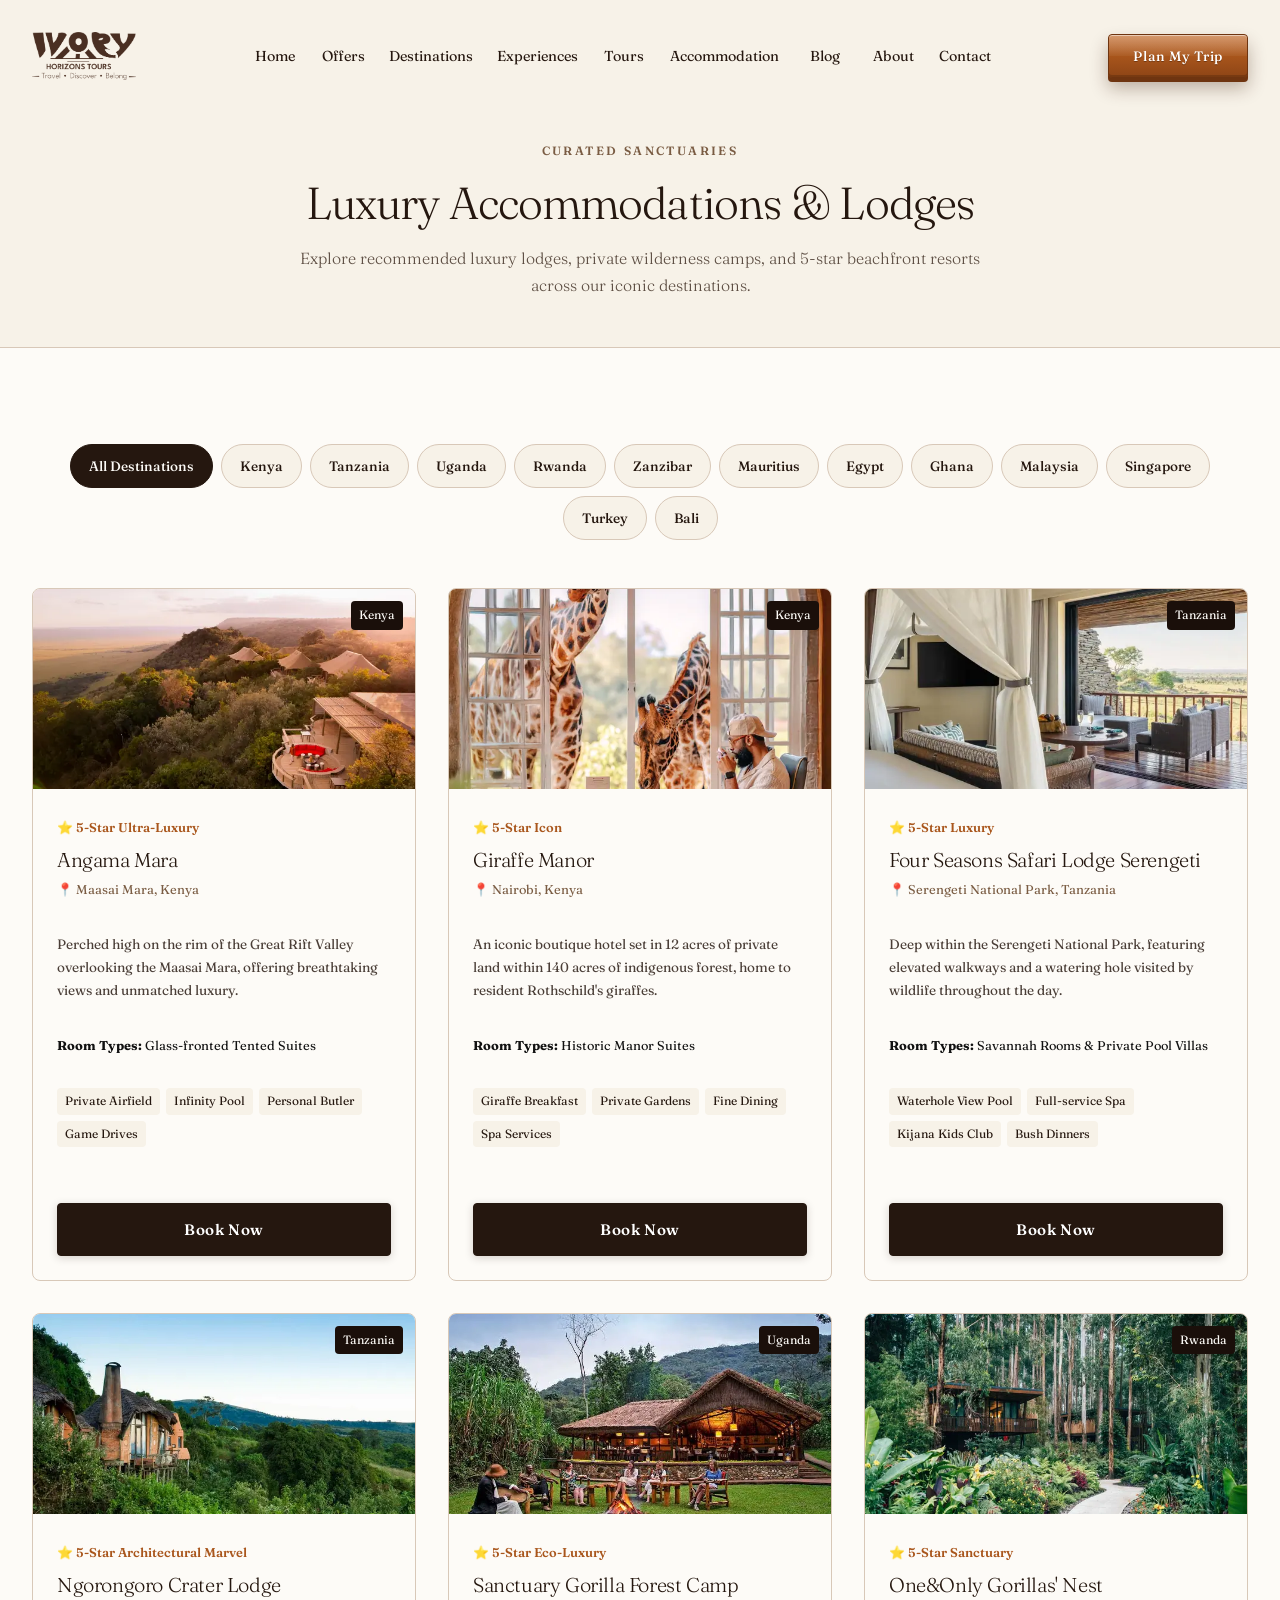
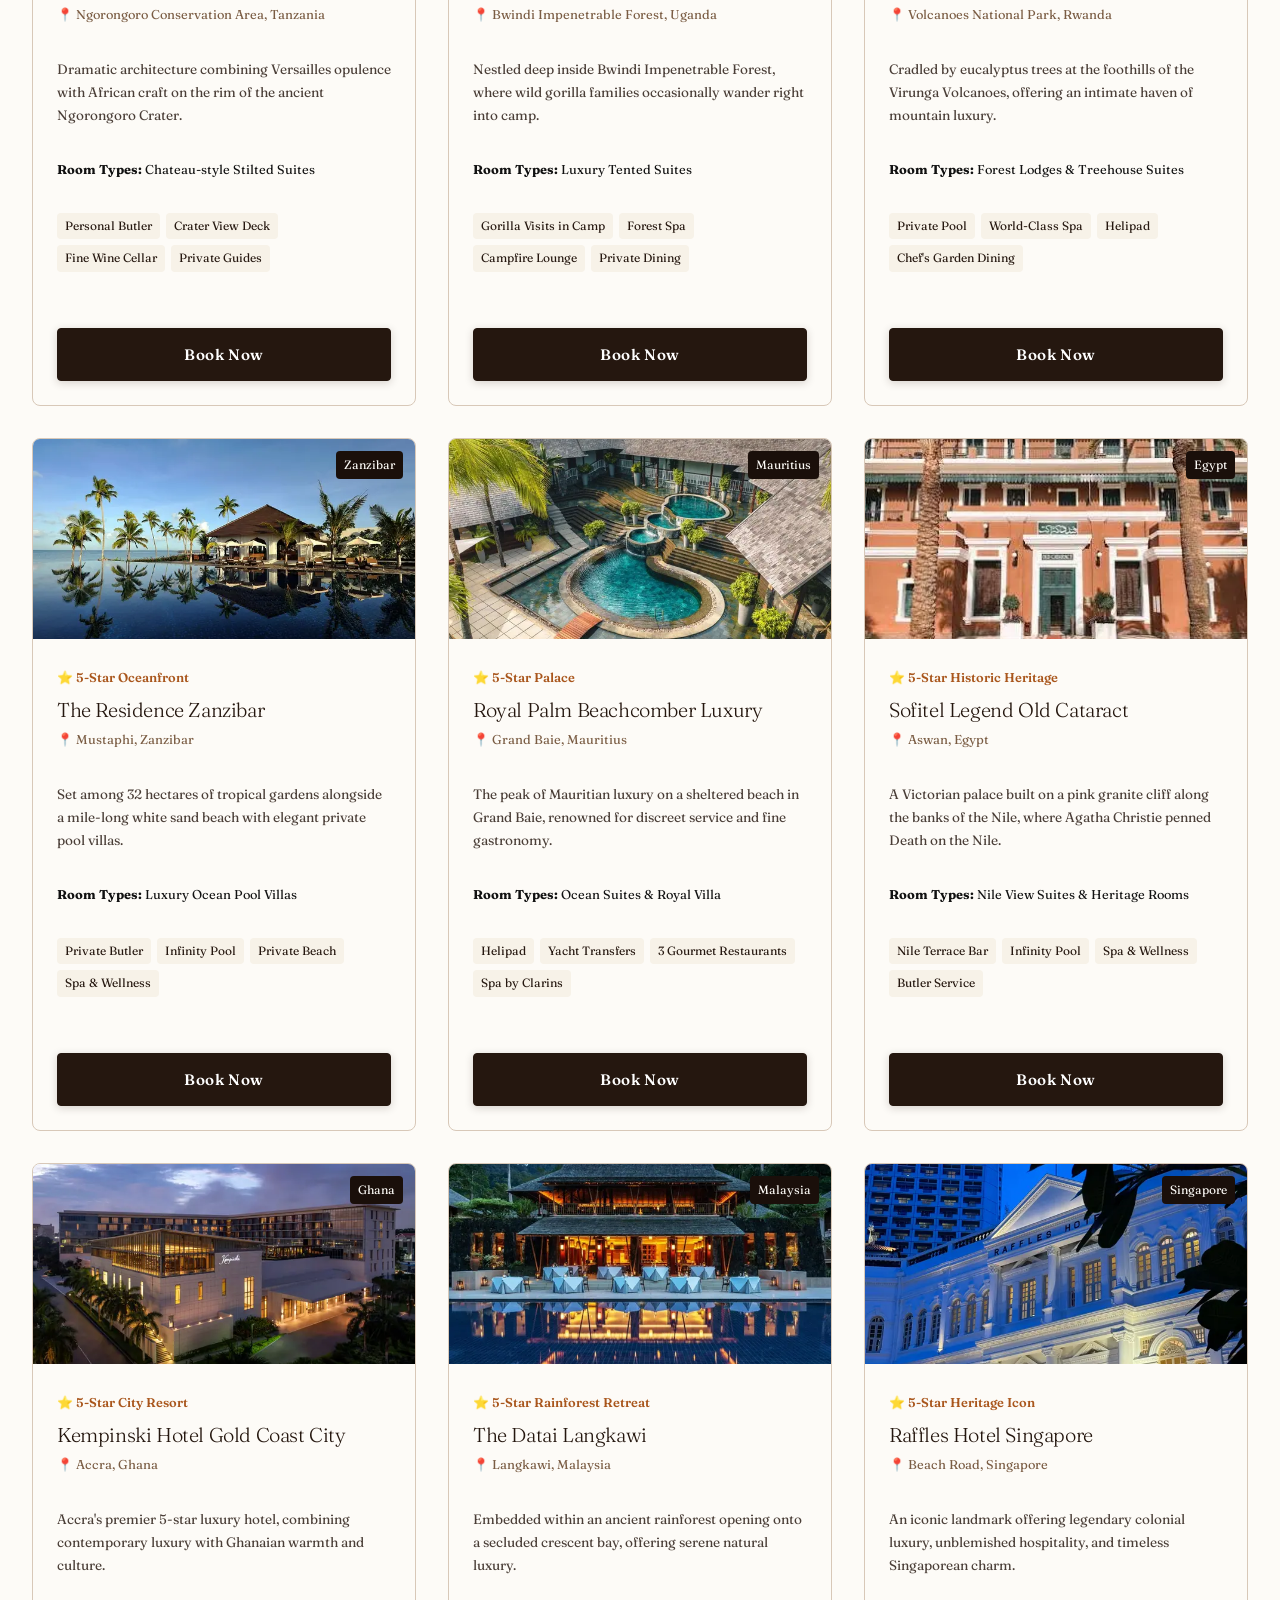
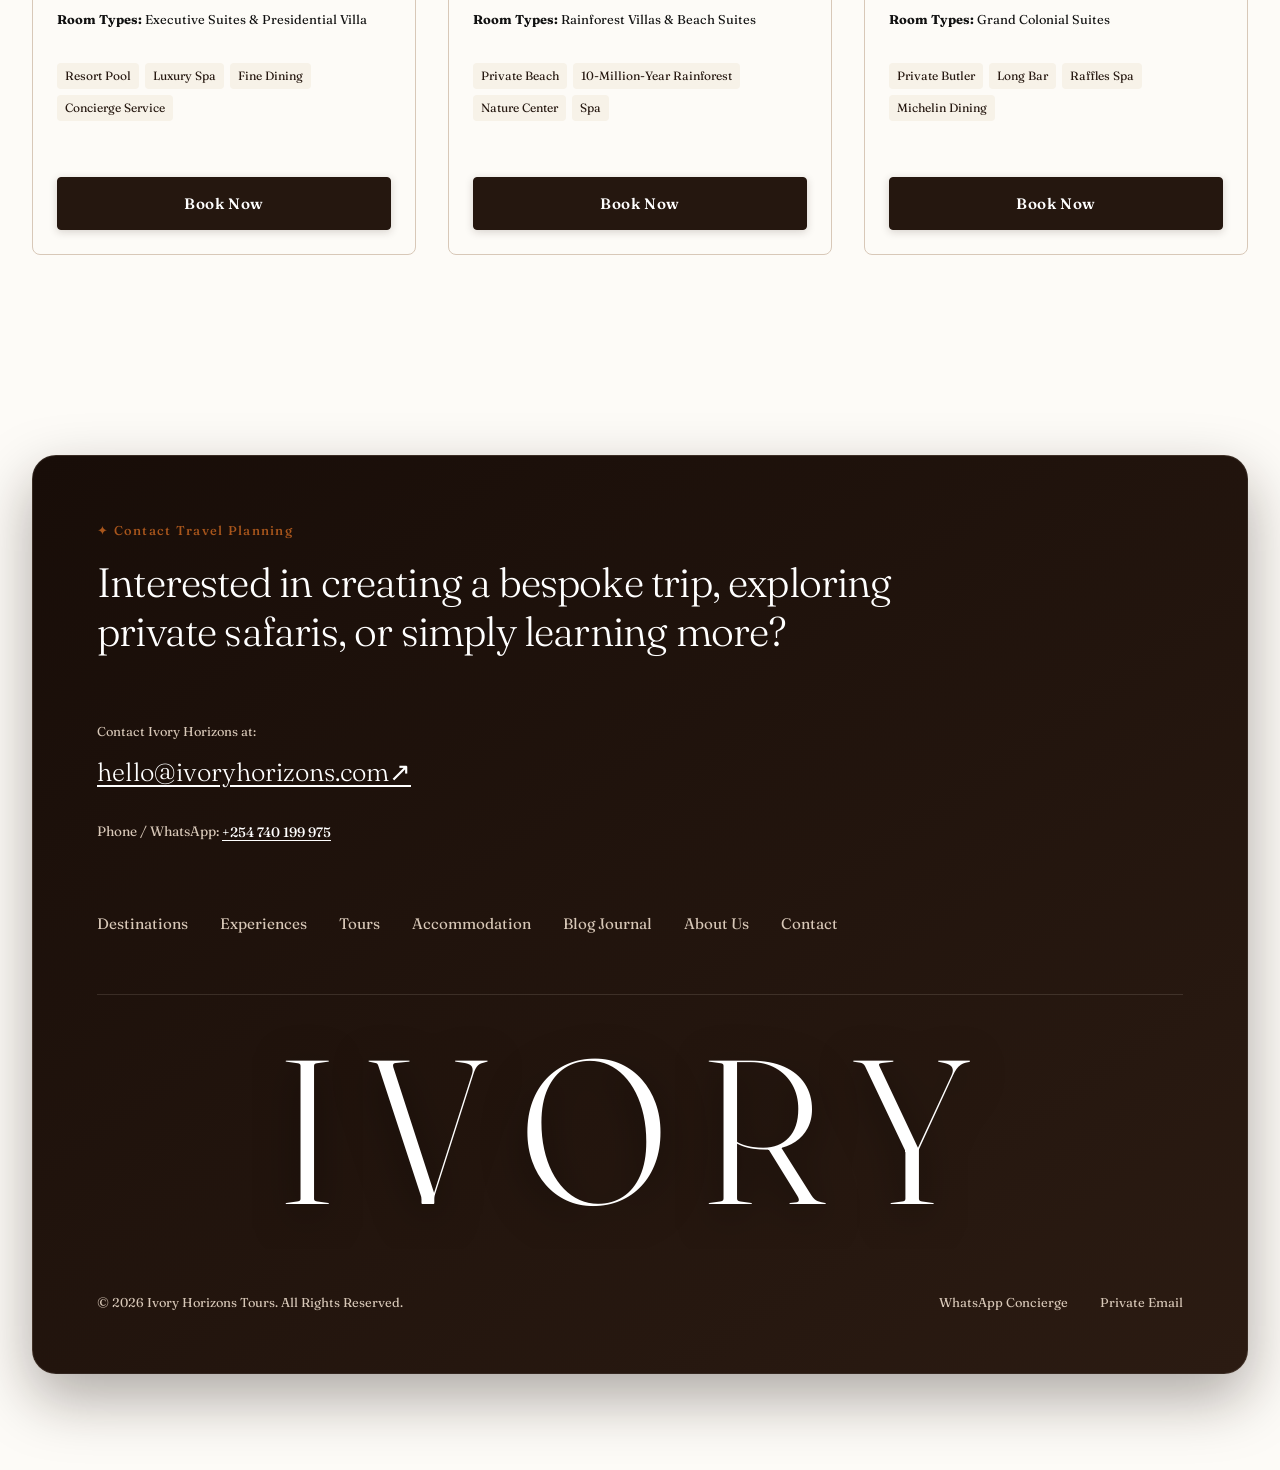
<file: accommodation.html>
<!DOCTYPE html>
<html lang="en">
<head>
  <meta charset="UTF-8">
  <meta name="viewport" content="width=device-width, initial-scale=1.0">
  <title>Luxury Accommodations & Lodges | Ivory Horizons</title>
  <meta name="description" content="Explore recommended luxury lodges, private wilderness camps, and 5-star beachfront resorts across iconic East African and global destinations with Ivory Horizons.">
  <link rel="icon" type="image/svg+xml" href="assets/tour-icons/favicon-set/ivory-32px.svg">
  <link rel="icon" type="image/svg+xml" href="assets/tour-icons/favicon-set/ivory-512px.svg" sizes="any">
  <link rel="apple-touch-icon" href="assets/tour-icons/favicon-set/ivory-180px.svg">
  <meta name="apple-mobile-web-app-title" content="Ivory Horizons">
  <link rel="manifest" href="site.webmanifest">
  
  <link rel="preconnect" href="https://fonts.googleapis.com">
  <link rel="preconnect" href="https://fonts.gstatic.com" crossorigin>
  <link rel="preload" as="style" href="https://fonts.googleapis.com/css2?family=Fraunces:ital,opsz,wght@0,9..144,300;0,9..144,400;0,9..144,500;0,9..144,600;1,9..144,300&display=swap" onload="this.onload=null;this.rel='stylesheet'">
  <noscript><link rel="stylesheet" href="https://fonts.googleapis.com/css2?family=Fraunces:ital,opsz,wght@0,9..144,300;0,9..144,400;0,9..144,500;0,9..144,600;1,9..144,300&display=swap"></noscript>
  
  <link rel="stylesheet" href="assets/vendor/lenis/lenis.css" media="print" onload="this.media='all'">
  <noscript><link rel="stylesheet" href="assets/vendor/lenis/lenis.css"></noscript>
  <link rel="stylesheet" href="style.css">
</head>
<body>
  <a class="skip-link" href="#main-content">Skip to main content</a>
  <audio id="bgMusic" loop preload="none">
    <source src="assets/background-music/masai-mara-v2-mastered-by-john-elleson-hartley.mp3" type="audio/mpeg">
  </audio>

  <!-- Navigation Header -->
  <header class="site-header" id="siteHeader">
    <div class="header-container">
      <a href="index.html" class="brand-logo" aria-label="Ivory Horizons Home">
        <img width="645" height="298" src="assets/images/ivory-dark-no-bg.png" alt="Ivory Horizons Logo" class="brand-logo-img" onerror="this.style.display='none'; this.nextElementSibling.style.display='block';">
        <span class="logo-mark-text" style="display: none;"><span class="logo-accent">Ivory</span> Horizons</span>
      </a>

      <nav class="main-nav" id="mainNav" aria-label="Main Navigation">
        <ul class="nav-list">
          <li><a href="index.html" class="nav-link">Home</a></li>
          <li><a href="index.html#offers" class="nav-link">Offers</a></li>
          <li><a href="index.html#destinations" class="nav-link">Destinations</a></li>
          <li><a href="index.html#experiences" class="nav-link">Experiences</a></li>
          <li><a href="index.html#journeys" class="nav-link">Tours</a></li>
          <li><a href="accommodation.html" class="nav-link active">Accommodation</a></li>
          <li><a href="blog.html" class="nav-link">Blog</a></li>
          <li><a href="index.html#about" class="nav-link">About</a></li>
          <li><a href="index.html#contact" class="nav-link">Contact</a></li>
        </ul>
      </nav>

      <div class="header-actions">
        <button type="button" class="btn btn-header-cta concierge-trigger">Plan My Trip</button>
        <button type="button" class="mobile-toggle" id="mobileToggle" aria-label="Toggle navigation menu" aria-expanded="false" aria-controls="mainNav">
          <span></span>
          <span></span>
        </button>
      </div>
    </div>
  </header>

  <main id="main-content" tabindex="-1">
    <section class="section section-hero-mini">
      <div class="container text-center">
        <span class="section-badge">Curated Sanctuaries</span>
        <h1 class="section-title">Luxury Accommodations & Lodges</h1>
        <p class="section-subtitle">Explore recommended luxury lodges, private wilderness camps, and 5-star beachfront resorts across our iconic destinations.</p>
      </div>
    </section>

    <section class="section">
      <div class="container">
        <div class="destination-filter-bar" id="accommodationFilterBar">
          <button type="button" class="filter-pill active" data-dest-filter="all">All Destinations</button>
          <button type="button" class="filter-pill" data-dest-filter="Kenya">Kenya</button>
          <button type="button" class="filter-pill" data-dest-filter="Tanzania">Tanzania</button>
          <button type="button" class="filter-pill" data-dest-filter="Uganda">Uganda</button>
          <button type="button" class="filter-pill" data-dest-filter="Rwanda">Rwanda</button>
          <button type="button" class="filter-pill" data-dest-filter="Zanzibar">Zanzibar</button>
          <button type="button" class="filter-pill" data-dest-filter="Mauritius">Mauritius</button>
          <button type="button" class="filter-pill" data-dest-filter="Egypt">Egypt</button>
          <button type="button" class="filter-pill" data-dest-filter="Ghana">Ghana</button>
          <button type="button" class="filter-pill" data-dest-filter="Malaysia">Malaysia</button>
          <button type="button" class="filter-pill" data-dest-filter="Singapore">Singapore</button>
          <button type="button" class="filter-pill" data-dest-filter="Turkey">Turkey</button>
          <button type="button" class="filter-pill" data-dest-filter="Bali">Bali</button>
        </div>

        <div class="accommodation-grid" id="accommodationGrid">
          <!-- Rendered dynamically by app.js -->
        </div>
      </div>
    </section>
  </main>

  <!-- Site Footer -->
  <div class="footer-outer-wrapper">
    <footer class="site-footer footer-popout-card" id="contact">
      <div class="footer-card-inner">
        <div class="footer-card-top">
          <div class="footer-tag-badge">✦ Contact Travel Planning</div>
          <h2 class="footer-headline">Interested in creating a bespoke trip, exploring private safaris, or simply learning more?</h2>
        </div>

        <div class="footer-card-middle">
          <div class="footer-contact-direct">
            <span class="contact-label">Contact Ivory Horizons at:</span>
            <a href="mailto:hello@ivoryhorizons.com" class="contact-email-link">hello@ivoryhorizons.com <span class="arrow-icon">↗</span></a>
            <span class="contact-phone-item">Phone / WhatsApp: <a href="https://wa.me/254740199975" target="_blank" rel="noopener">+254 740 199 975</a></span>
          </div>

          <div class="footer-nav-menu">
            <a href="index.html#destinations">Destinations</a>
            <a href="index.html#experiences">Experiences</a>
            <a href="index.html#journeys">Tours</a>
            <a href="accommodation.html">Accommodation</a>
            <a href="blog.html">Blog Journal</a>
            <a href="index.html#about">About Us</a>
            <a href="index.html#contact">Contact</a>
          </div>
        </div>

        <div class="footer-giant-brand-wrap">
          <span class="footer-giant-title">IVORY</span>
        </div>

        <div class="footer-card-bottom">
          <div class="footer-copyright-text">
            © 2026 Ivory Horizons Tours. All Rights Reserved.
          </div>
          <div class="footer-social-links">
            <a href="https://wa.me/254740199975" target="_blank" rel="noopener" class="footer-social-btn">WhatsApp Concierge</a>
            <a href="mailto:hello@ivoryhorizons.com" class="footer-social-btn">Private Email</a>
          </div>
        </div>
      </div>
    </footer>
  </div>

  <!-- CONCIERGE MODAL / STEP-BY-STEP JOURNEY PLANNER -->
  <dialog class="concierge-modal" data-lenis-prevent id="conciergeModal" aria-labelledby="modalTitle">
    <div class="modal-content-wrapper">
      <button type="button" class="modal-close" id="closeConciergeBtn" aria-label="Close modal">&times;</button>
      
      <div class="modal-header">
        <span class="modal-step-badge" id="stepBadge">Step 1 of 4</span>
        <h3 class="modal-title" id="modalTitle">What type of trip are you imagining?</h3>
        <p class="modal-subtitle" id="modalSubtitle">Select the experience that best captures your dream African escape.</p>
      </div>

      <!-- Step Progress Bar -->
      <div class="modal-progress-bar">
        <div class="progress-fill" id="progressFill" style="width: 25%;"></div>
      </div>

      <form id="conciergeForm" onsubmit="return false;">
        <!-- STEP 1: JOURNEY TYPE -->
        <div class="concierge-step step-active" data-step="1">
          <div class="option-grid">
            <label class="option-card">
              <input type="radio" name="journeyType" value="Safari Adventure" checked>
              <span class="card-box">
                <img src="assets/tour-icons/safari-adventure-icon.svg" alt="Safari Adventure" class="option-svg-icon">
                <span class="option-label">Safari Adventure</span>
              </span>
            </label>

            <label class="option-card">
              <input type="radio" name="journeyType" value="Beach Escape">
              <span class="card-box">
                <img src="assets/tour-icons/beach-escape-icon.svg" alt="Beach Escape" class="option-svg-icon">
                <span class="option-label">Beach Escape</span>
              </span>
            </label>

            <label class="option-card">
              <input type="radio" name="journeyType" value="Honeymoon">
              <span class="card-box">
                <img src="assets/tour-icons/honeymoon-icon.svg" alt="Honeymoon" class="option-svg-icon">
                <span class="option-label">Honeymoon</span>
              </span>
            </label>

            <label class="option-card">
              <input type="radio" name="journeyType" value="Luxury Retreat">
              <span class="card-box">
                <img src="assets/tour-icons/luxury-retreat-icon.svg" alt="Luxury Retreat" class="option-svg-icon">
                <span class="option-label">Luxury Retreat</span>
              </span>
            </label>

            <label class="option-card">
              <input type="radio" name="journeyType" value="Cultural Discoveries">
              <span class="card-box">
                <img src="assets/tour-icons/cultural-heritage-icon.svg" alt="Cultural Discoveries" class="option-svg-icon">
                <span class="option-label">Cultural Heritage</span>
              </span>
            </label>

            <label class="option-card">
              <input type="radio" name="journeyType" value="Wildlife Expedition">
              <span class="card-box">
                <img src="assets/tour-icons/adventure-trek-icon.svg" alt="Wildlife Expedition" class="option-svg-icon">
                <span class="option-label">Adventure Trek</span>
              </span>
            </label>
          </div>
        </div>

        <!-- STEP 2: DESTINATIONS -->
        <div class="concierge-step" data-step="2">
          <div class="option-grid">
            <label class="option-card">
              <input type="checkbox" name="destination" value="Kenya">
              <span class="card-box"><span class="option-label">Kenya</span></span>
            </label>
            <label class="option-card">
              <input type="checkbox" name="destination" value="Tanzania">
              <span class="card-box"><span class="option-label">Tanzania</span></span>
            </label>
            <label class="option-card">
              <input type="checkbox" name="destination" value="Uganda">
              <span class="card-box"><span class="option-label">Uganda</span></span>
            </label>
            <label class="option-card">
              <input type="checkbox" name="destination" value="Rwanda">
              <span class="card-box"><span class="option-label">Rwanda</span></span>
            </label>
            <label class="option-card">
              <input type="checkbox" name="destination" value="Zanzibar">
              <span class="card-box"><span class="option-label">Zanzibar</span></span>
            </label>
            <label class="option-card">
              <input type="checkbox" name="destination" value="Mauritius">
              <span class="card-box"><span class="option-label">Mauritius</span></span>
            </label>
            <label class="option-card">
              <input type="checkbox" name="destination" value="Egypt">
              <span class="card-box"><span class="option-label">Egypt</span></span>
            </label>
            <label class="option-card">
              <input type="checkbox" name="destination" value="Ghana">
              <span class="card-box"><span class="option-label">Ghana</span></span>
            </label>
            <label class="option-card">
              <input type="checkbox" name="destination" value="Malaysia">
              <span class="card-box"><span class="option-label">Malaysia</span></span>
            </label>
            <label class="option-card">
              <input type="checkbox" name="destination" value="Singapore">
              <span class="card-box"><span class="option-label">Singapore</span></span>
            </label>
            <label class="option-card">
              <input type="checkbox" name="destination" value="Turkey">
              <span class="card-box"><span class="option-label">Turkey</span></span>
            </label>
            <label class="option-card">
              <input type="checkbox" name="destination" value="Bali">
              <span class="card-box"><span class="option-label">Bali</span></span>
            </label>
          </div>
        </div>

        <!-- STEP 3: TRIP DETAILS (ENHANCED WITH IMAGE 5 PILL SELECTIONS) -->
        <div class="concierge-step" data-step="3">
          <div class="form-fields-grid">
            <!-- Travel Companions -->
            <div class="form-group full-width">
              <label>Who will you be travelling with?</label>
              <div class="pill-group">
                <label class="pill-option">
                  <input type="radio" name="travelCompanions" value="I travel solo">
                  <span class="pill-box">I travel solo</span>
                </label>
                <label class="pill-option">
                  <input type="radio" name="travelCompanions" value="My partner" checked>
                  <span class="pill-box">My partner</span>
                </label>
                <label class="pill-option">
                  <input type="radio" name="travelCompanions" value="My family">
                  <span class="pill-box">My family</span>
                </label>
                <label class="pill-option">
                  <input type="radio" name="travelCompanions" value="My friends">
                  <span class="pill-box">My friends</span>
                </label>
              </div>
            </div>

            <!-- Budget Selection -->
            <div class="form-group full-width">
              <label>What is your budget per person?</label>
              <div class="pill-group">
                <label class="pill-option">
                  <input type="radio" name="budgetPill" value="1000-3000 USD">
                  <span class="pill-box">1000-3000 USD</span>
                </label>
                <label class="pill-option">
                  <input type="radio" name="budgetPill" value="3000-5000 USD" checked>
                  <span class="pill-box">3000-5000 USD</span>
                </label>
                <label class="pill-option">
                  <input type="radio" name="budgetPill" value="5000+ USD">
                  <span class="pill-box">5000+ USD</span>
                </label>
                <label class="pill-option">
                  <input type="radio" name="budgetPill" value="Not Sure">
                  <span class="pill-box">Not Sure</span>
                </label>
              </div>
            </div>

            <!-- Flight Status & Travel Timing -->
            <div class="form-group">
              <label>Have you booked your flights?</label>
              <div class="pill-group">
                <label class="pill-option">
                  <input type="radio" name="flightStatus" value="Yes">
                  <span class="pill-box">Yes</span>
                </label>
                <label class="pill-option">
                  <input type="radio" name="flightStatus" value="No" checked>
                  <span class="pill-box">No</span>
                </label>
              </div>
            </div>

            <div class="form-group">
              <label>When do you want to travel?</label>
              <div class="travel-timing-inputs">
                <select id="travelYear" class="timing-select" aria-label="Travel year">
                  <option value="" disabled selected>Year</option>
                  <option value="2026">2026</option>
                  <option value="2027">2027</option>
                  <option value="2028">2028</option>
                </select>
                <select id="travelMonth" class="timing-select" aria-label="Travel month">
                  <option value="" disabled selected>Month</option>
                  <option value="January">January</option>
                  <option value="February">February</option>
                  <option value="March">March</option>
                  <option value="April">April</option>
                  <option value="May">May</option>
                  <option value="June">June</option>
                  <option value="July">July</option>
                  <option value="August">August</option>
                  <option value="September">September</option>
                  <option value="October">October</option>
                  <option value="November">November</option>
                  <option value="December">December</option>
                </select>
                <select id="travelDuration" class="timing-select" aria-label="Trip duration">
                  <option value="" disabled selected>For How long</option>
                  <option value="3-5 Days">3-5 Days</option>
                  <option value="7-10 Days">7-10 Days</option>
                  <option value="10-14 Days">10-14 Days</option>
                  <option value="2+ Weeks">2+ Weeks</option>
                </select>
              </div>
            </div>

            <div class="form-group full-width">
              <label for="specialPreferences">Please tell us a bit more about your travel plans</label>
              <textarea id="specialPreferences" rows="3" placeholder="Tell us about your preferred style, celebratory occasions, dietary needs, or specific desires..."></textarea>
            </div>
          </div>
        </div>

        <!-- STEP 4: CONTACT & SUBMIT -->
        <div class="concierge-step" data-step="4">
          <div class="form-fields-grid">
            <div class="form-group">
              <label for="firstName">First Name *</label>
              <input type="text" id="firstName" required placeholder="First Name">
            </div>

            <div class="form-group">
              <label for="lastName">Last Name *</label>
              <input type="text" id="lastName" required placeholder="Last Name">
            </div>

            <div class="form-group">
              <label for="guestEmail">Email Address *</label>
              <input type="email" id="guestEmail" required placeholder="your.email@domain.com">
            </div>

            <div class="form-group">
              <label for="guestPhone">Telephone Number *</label>
              <input type="tel" id="guestPhone" required placeholder="+1 (555) 000-0000">
            </div>

            <div class="form-group full-width">
              <label for="contactPreference">Preferred Contact Method</label>
              <select id="contactPreference">
                <option value="WhatsApp Concierge">WhatsApp Concierge</option>
                <option value="Private Email">Private Email</option>
                <option value="Scheduled Video Consultation">Scheduled Video Consultation</option>
              </select>
            </div>

            <div class="form-group full-width">
              <label class="checkbox-label" style="display: flex; align-items: center; gap: 10px; cursor: pointer; font-weight: normal; font-size: 0.85rem;">
                <input type="checkbox" id="newsletterOptIn" checked style="width: 16px; height: 16px; accent-color: var(--brown-accent);">
                <span>Yes, I'd like to receive a monthly newsletter featuring travel tips, exclusive offers, reviews and news.</span>
              </label>
            </div>
          </div>
        </div>

        <!-- CONFIRMATION MESSAGE STATE -->
        <div class="concierge-step step-confirmation" id="confirmationStep" style="display: none;">
          <div class="confirmation-box text-center">
            <span class="confirmation-icon">✨</span>
            <h3 class="confirmation-headline">Your Trip Beyond The Horizon Awaits</h3>
            <p class="confirmation-text">
              Thank you. Your request has been logged and our concierge team is preparing your bespoke proposal within 24 hours.
            </p>
            <div class="summary-recap" id="summaryRecap"></div>
            <div class="confirmation-cta-group" style="display: flex; gap: 16px; justify-content: center; margin-top: 24px; flex-wrap: wrap;">
              <button type="button" class="btn btn-whatsapp" id="whatsappCtaBtn">Continue on WhatsApp 💬</button>
              <button type="button" class="btn btn-outline" id="closeConfirmationBtn">Close Window</button>
            </div>
          </div>
        </div>

        <!-- Modal Controls Footer -->
        <div class="modal-footer-nav" id="modalFooterNav">
          <button type="button" class="btn btn-outline" id="prevStepBtn" style="display: none;">&larr; Back</button>
          <button type="button" class="btn btn-primary" id="nextStepBtn">Next Step &rarr;</button>
          <button type="submit" class="btn btn-primary" id="submitConciergeBtn" style="display: none;">Submit Booking Request</button>
        </div>
      </form>
    </div>
  </dialog>

  <!-- DEDICATED MULTI-STEP ACCOMMODATION BOOKING FLOW MODAL -->
  <dialog class="concierge-modal" data-lenis-prevent id="accomBookingModal" aria-labelledby="accomModalTitle">
    <div class="modal-content-wrapper">
      <button type="button" class="modal-close" id="closeAccomModalBtn" aria-label="Close modal">&times;</button>
      
      <div class="modal-header">
        <span class="modal-step-badge" id="accomStepBadge">Step 1 of 5</span>
        <h3 class="modal-title" id="accomModalTitle">Confirm Your Sanctuary</h3>
        <p class="modal-subtitle" id="accomModalSubtitle">Review your selected accommodation before selecting stay parameters.</p>
      </div>

      <!-- Progress Bar -->
      <div class="modal-progress-bar">
        <div class="progress-fill" id="accomProgressFill" style="width: 20%;"></div>
      </div>

      <form id="accomBookingForm" onsubmit="return false;">
        
        <!-- STEP 1: CONFIRM ACCOMMODATION -->
        <div class="accom-step step-active" data-step="1">
          <div class="accom-preview-card">
            <div class="accom-preview-img-wrap">
              <img id="accomPreviewImg" width="1024" height="682" loading="lazy" decoding="async" src="assets/images/accommodation-imgs/angama-mara.webp" srcset="assets/images/accommodation-imgs/angama-mara-640.webp 640w, assets/images/accommodation-imgs/angama-mara.webp 1024w" sizes="(max-width: 768px) 100vw, (max-width: 1200px) 50vw, 600px" alt="Selected Hotel">
              <span class="badge-tag" id="accomPreviewBadge">Kenya</span>
            </div>
            <div class="accom-preview-info">
              <h4 class="preview-hotel-name" id="accomPreviewName">Angama Mara</h4>
              <span class="preview-location" id="accomPreviewLocation">📍 Maasai Mara, Kenya</span>
              <p class="preview-desc" id="accomPreviewDesc">Perched high on the rim of the Great Rift Valley overlooking the Maasai Mara...</p>
              <div class="preview-price-box" id="accomPreviewPrice">
                <span class="price-label">Starting Rate:</span>
                <strong class="price-val" id="accomPriceVal">$1,850 USD / night</strong>
              </div>
            </div>
          </div>
        </div>

        <!-- STEP 2: STAY DETAILS -->
        <div class="accom-step" data-step="2">
          <div class="form-fields-grid">
            <div class="form-group">
              <label for="accomCheckIn">Check-in Date *</label>
              <input type="date" id="accomCheckIn" required>
            </div>

            <div class="form-group">
              <label for="accomCheckOut">Check-out Date *</label>
              <input type="date" id="accomCheckOut" required>
            </div>

            <!-- Guests Selection -->
            <div class="form-group full-width">
              <label>Number of Guests</label>
              <div class="pill-group">
                <label class="pill-option">
                  <input type="radio" name="accomGuests" value="1 Guest">
                  <span class="pill-box">1 Guest</span>
                </label>
                <label class="pill-option">
                  <input type="radio" name="accomGuests" value="2 Guests" checked>
                  <span class="pill-box">2 Guests</span>
                </label>
                <label class="pill-option">
                  <input type="radio" name="accomGuests" value="3 Guests">
                  <span class="pill-box">3 Guests</span>
                </label>
                <label class="pill-option">
                  <input type="radio" name="accomGuests" value="4 Guests">
                  <span class="pill-box">4 Guests</span>
                </label>
                <label class="pill-option">
                  <input type="radio" name="accomGuests" value="5+ Guests">
                  <span class="pill-box">5+ Guests</span>
                </label>
              </div>
            </div>

            <!-- Number of Rooms -->
            <div class="form-group">
              <label for="accomRooms">Number of Rooms</label>
              <select id="accomRooms">
                <option value="1 Room" selected>1 Room</option>
                <option value="2 Rooms">2 Rooms</option>
                <option value="3 Rooms">3 Rooms</option>
                <option value="4+ Rooms">4+ Rooms</option>
              </select>
            </div>

            <!-- Room Type -->
            <div class="form-group full-width">
              <label>Room Type</label>
              <div class="pill-group">
                <label class="pill-option">
                  <input type="radio" name="accomRoomType" value="Single Room">
                  <span class="pill-box">Single Room</span>
                </label>
                <label class="pill-option">
                  <input type="radio" name="accomRoomType" value="Double Room" checked>
                  <span class="pill-box">Double Room</span>
                </label>
                <label class="pill-option">
                  <input type="radio" name="accomRoomType" value="Twin Room">
                  <span class="pill-box">Twin Room</span>
                </label>
                <label class="pill-option">
                  <input type="radio" name="accomRoomType" value="Family Room">
                  <span class="pill-box">Family Room</span>
                </label>
                <label class="pill-option">
                  <input type="radio" name="accomRoomType" value="Suite">
                  <span class="pill-box">Suite</span>
                </label>
              </div>
            </div>
          </div>
        </div>

        <!-- STEP 3: GUEST INFORMATION -->
        <div class="accom-step" data-step="3">
          <div class="form-fields-grid">
            <div class="form-group">
              <label for="accomFirstName">First Name *</label>
              <input type="text" id="accomFirstName" required placeholder="First Name">
            </div>

            <div class="form-group">
              <label for="accomLastName">Last Name *</label>
              <input type="text" id="accomLastName" required placeholder="Last Name">
            </div>

            <div class="form-group">
              <label for="accomEmail">Email Address *</label>
              <input type="email" id="accomEmail" required placeholder="your.email@domain.com">
            </div>

            <div class="form-group">
              <label for="accomPhone">Phone Number *</label>
              <input type="tel" id="accomPhone" required placeholder="+1 (555) 000-0000">
            </div>

            <div class="form-group full-width">
              <label for="accomWhatsApp">WhatsApp Number (Optional)</label>
              <input type="tel" id="accomWhatsApp" placeholder="Same as phone or enter WhatsApp number">
            </div>

            <div class="form-group full-width">
              <label>Preferred Contact Method</label>
              <div class="pill-group">
                <label class="pill-option">
                  <input type="radio" name="accomContactPref" value="WhatsApp" checked>
                  <span class="pill-box">WhatsApp</span>
                </label>
                <label class="pill-option">
                  <input type="radio" name="accomContactPref" value="Phone Call">
                  <span class="pill-box">Phone Call</span>
                </label>
                <label class="pill-option">
                  <input type="radio" name="accomContactPref" value="Email">
                  <span class="pill-box">Email</span>
                </label>
              </div>
            </div>
          </div>
        </div>

        <!-- STEP 4: YOUR STAY (PREFERENCES & SPECIAL REQUESTS) -->
        <div class="accom-step" data-step="4">
          <div class="form-fields-grid">
            <!-- Purpose of Travel -->
            <div class="form-group full-width">
              <label>Purpose of Travel</label>
              <div class="pill-group">
                <label class="pill-option">
                  <input type="radio" name="accomPurpose" value="Holiday" checked>
                  <span class="pill-box">Holiday</span>
                </label>
                <label class="pill-option">
                  <input type="radio" name="accomPurpose" value="Honeymoon">
                  <span class="pill-box">Honeymoon</span>
                </label>
                <label class="pill-option">
                  <input type="radio" name="accomPurpose" value="Anniversary">
                  <span class="pill-box">Anniversary</span>
                </label>
                <label class="pill-option">
                  <input type="radio" name="accomPurpose" value="Family Trip">
                  <span class="pill-box">Family Trip</span>
                </label>
                <label class="pill-option">
                  <input type="radio" name="accomPurpose" value="Business">
                  <span class="pill-box">Business</span>
                </label>
                <label class="pill-option">
                  <input type="radio" name="accomPurpose" value="Adventure">
                  <span class="pill-box">Adventure</span>
                </label>
                <label class="pill-option">
                  <input type="radio" name="accomPurpose" value="Other">
                  <span class="pill-box">Other</span>
                </label>
              </div>
            </div>

            <!-- Special Requests Tags -->
            <div class="form-group full-width">
              <label>Special Services & Amenities (Select all that apply)</label>
              <div class="pill-group">
                <label class="pill-option">
                  <input type="checkbox" name="accomReqTags" value="Airport transfer">
                  <span class="pill-box">✈️ Airport transfer</span>
                </label>
                <label class="pill-option">
                  <input type="checkbox" name="accomReqTags" value="Early check-in">
                  <span class="pill-box">🌅 Early check-in</span>
                </label>
                <label class="pill-option">
                  <input type="checkbox" name="accomReqTags" value="Late check-out">
                  <span class="pill-box">🌙 Late check-out</span>
                </label>
                <label class="pill-option">
                  <input type="checkbox" name="accomReqTags" value="Baby cot">
                  <span class="pill-box">👶 Baby cot</span>
                </label>
                <label class="pill-option">
                  <input type="checkbox" name="accomReqTags" value="Wheelchair accessibility">
                  <span class="pill-box">♿ Wheelchair accessibility</span>
                </label>
                <label class="pill-option">
                  <input type="checkbox" name="accomReqTags" value="Vegetarian meals">
                  <span class="pill-box">🥗 Vegetarian meals</span>
                </label>
                <label class="pill-option">
                  <input type="checkbox" name="accomReqTags" value="Connecting rooms">
                  <span class="pill-box">🚪 Connecting rooms</span>
                </label>
                <label class="pill-option">
                  <input type="checkbox" name="accomReqTags" value="Celebration setup">
                  <span class="pill-box">🎉 Celebration setup</span>
                </label>
              </div>
            </div>

            <div class="form-group full-width">
              <label for="accomSpecialText">Special Requests & Personal Vision</label>
              <textarea id="accomSpecialText" rows="3" placeholder="Tell us anything that will make your stay more comfortable."></textarea>
            </div>
          </div>
        </div>

        <!-- STEP 5: REVIEW & SUBMIT -->
        <div class="accom-step" data-step="5">
          <div class="confirmation-box text-center">
            <h4 class="confirmation-headline" style="font-size: 1.8rem; margin-bottom: 8px;">Review Your Sanctuary Reservation</h4>
            <p class="confirmation-text" style="margin-bottom: 16px;">Please confirm your stay details before submitting your concierge request.</p>
            
            <div class="summary-recap" id="accomSummaryRecap"></div>

            <div class="confirmation-cta-group" style="display: flex; gap: 16px; justify-content: center; margin-top: 24px; flex-wrap: wrap;">
              <button type="submit" class="btn btn-primary" id="submitAccomBtn">Submit Booking Request</button>
              <button type="button" class="btn btn-whatsapp" id="accomWhatsAppCtaBtn">Continue on WhatsApp 💬</button>
            </div>
          </div>
        </div>

        <!-- MODAL FOOTER NAV BUTTONS -->
        <div class="modal-footer-nav" id="accomModalFooterNav">
          <button type="button" class="btn btn-outline" id="prevAccomStepBtn" style="display: none;">&larr; Back</button>
          <button type="button" class="btn btn-primary" id="nextAccomStepBtn">Continue &rarr;</button>
        </div>

      </form>
    </div>
  </dialog>

  <script src="assets/vendor/lenis/lenis.min.js" defer></script>
  <script src="app.js" defer></script>
</body>
</html>
</file>
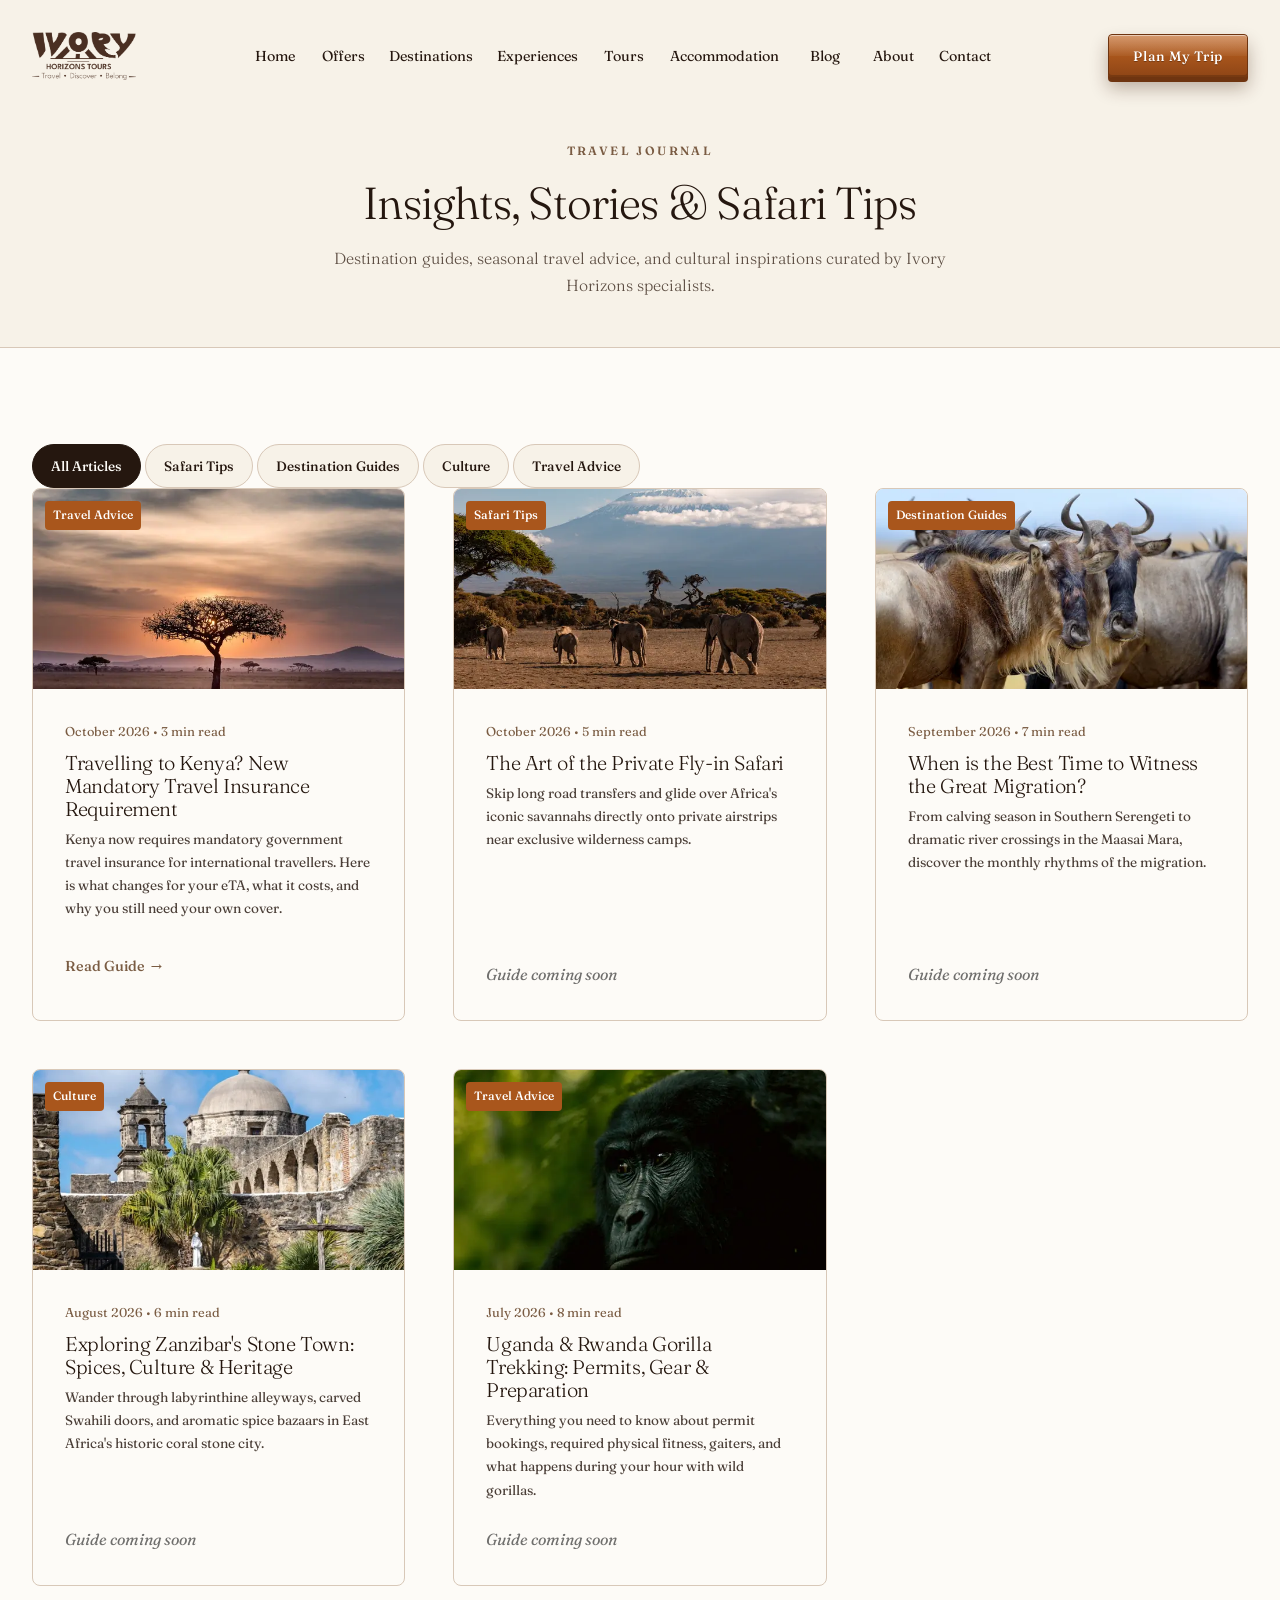
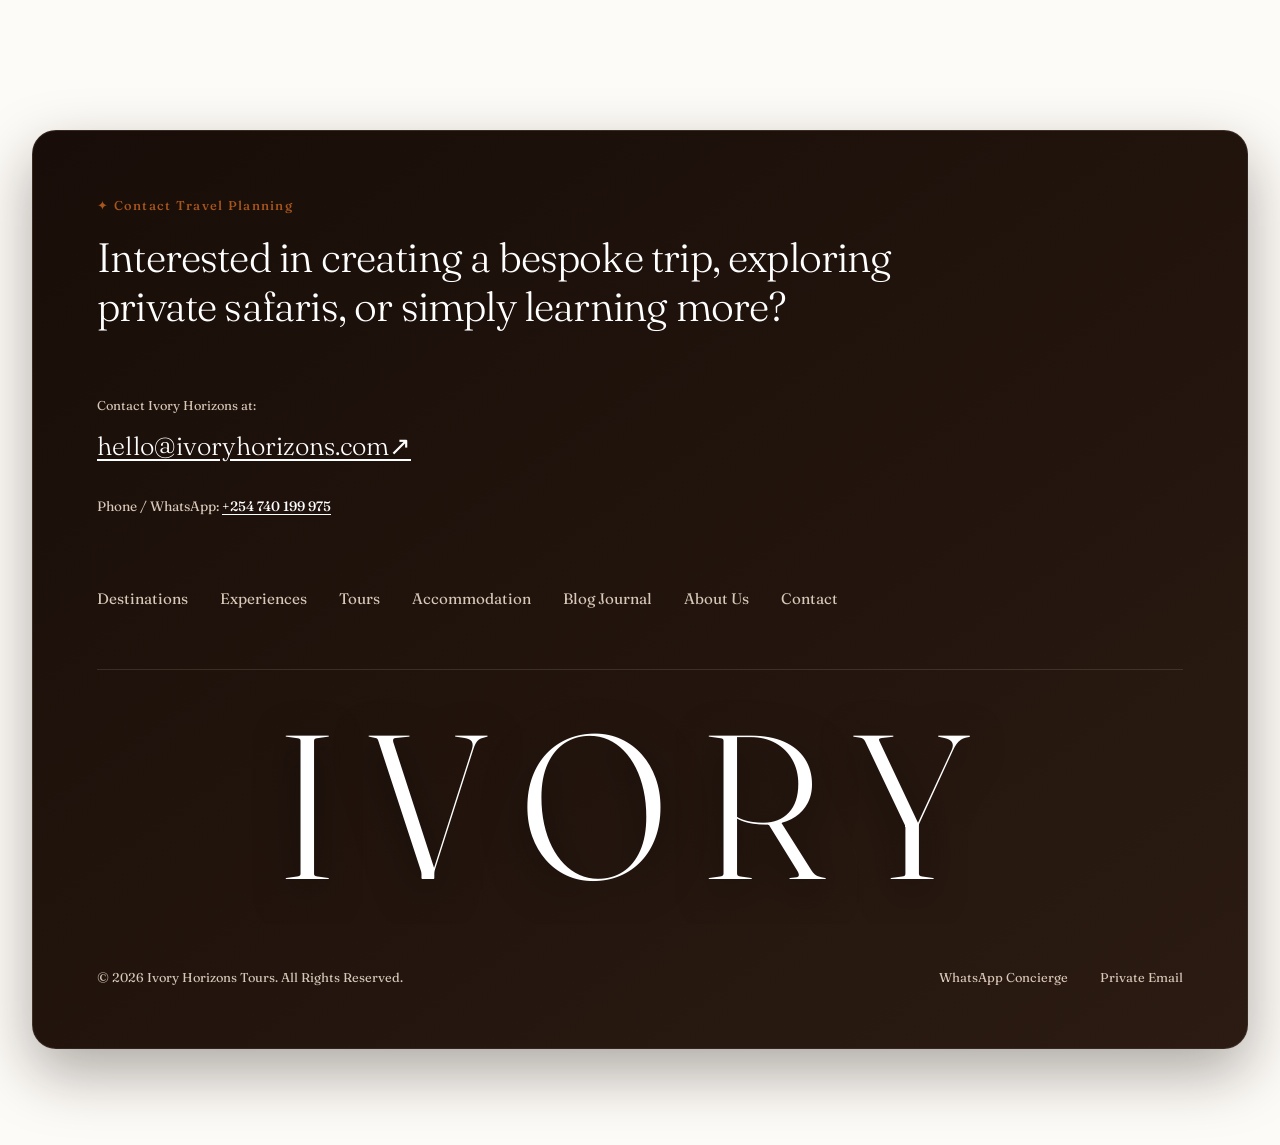
<file: blog.html>
<!DOCTYPE html>
<html lang="en">
<head>
  <meta charset="UTF-8">
  <meta name="viewport" content="width=device-width, initial-scale=1.0">
  <title>Travel Journal & Safari Insights | Ivory Horizons</title>
  <meta name="description" content="Discover destination guides, luxury safari tips, seasonal travel advice, and cultural stories curated by Ivory Horizons specialists.">
  <link rel="icon" type="image/svg+xml" href="assets/tour-icons/favicon-set/ivory-32px.svg">
  <link rel="icon" type="image/svg+xml" href="assets/tour-icons/favicon-set/ivory-512px.svg" sizes="any">
  <link rel="apple-touch-icon" href="assets/tour-icons/favicon-set/ivory-180px.svg">
  <meta name="apple-mobile-web-app-title" content="Ivory Horizons">
  <link rel="manifest" href="site.webmanifest">
  
  <link rel="preconnect" href="https://fonts.googleapis.com">
  <link rel="preconnect" href="https://fonts.gstatic.com" crossorigin>
  <link rel="preload" as="style" href="https://fonts.googleapis.com/css2?family=Fraunces:ital,opsz,wght@0,9..144,300;0,9..144,400;0,9..144,500;0,9..144,600;1,9..144,300&display=swap" onload="this.onload=null;this.rel='stylesheet'">
  <noscript><link rel="stylesheet" href="https://fonts.googleapis.com/css2?family=Fraunces:ital,opsz,wght@0,9..144,300;0,9..144,400;0,9..144,500;0,9..144,600;1,9..144,300&display=swap"></noscript>
  
  <link rel="stylesheet" href="assets/vendor/lenis/lenis.css" media="print" onload="this.media='all'">
  <noscript><link rel="stylesheet" href="assets/vendor/lenis/lenis.css"></noscript>
  <link rel="stylesheet" href="style.css">
</head>
<body>
  <a class="skip-link" href="#main-content">Skip to main content</a>
  <audio id="bgMusic" loop preload="none">
    <source src="assets/background-music/masai-mara-v2-mastered-by-john-elleson-hartley.mp3" type="audio/mpeg">
  </audio>

  <!-- Navigation Header -->
  <header class="site-header" id="siteHeader">
    <div class="header-container">
      <a href="index.html" class="brand-logo" aria-label="Ivory Horizons Home">
        <img width="645" height="298" src="assets/images/ivory-dark-no-bg.png" alt="Ivory Horizons Logo" class="brand-logo-img" onerror="this.style.display='none'; this.nextElementSibling.style.display='block';">
        <span class="logo-mark-text" style="display: none;"><span class="logo-accent">Ivory</span> Horizons</span>
      </a>

      <nav class="main-nav" id="mainNav" aria-label="Main Navigation">
        <ul class="nav-list">
          <li><a href="index.html" class="nav-link">Home</a></li>
          <li><a href="index.html#offers" class="nav-link">Offers</a></li>
          <li><a href="index.html#destinations" class="nav-link">Destinations</a></li>
          <li><a href="index.html#experiences" class="nav-link">Experiences</a></li>
          <li><a href="index.html#journeys" class="nav-link">Tours</a></li>
          <li><a href="accommodation.html" class="nav-link">Accommodation</a></li>
          <li><a href="blog.html" class="nav-link active">Blog</a></li>
          <li><a href="index.html#about" class="nav-link">About</a></li>
          <li><a href="index.html#contact" class="nav-link">Contact</a></li>
        </ul>
      </nav>

      <div class="header-actions">
        <button type="button" class="btn btn-header-cta concierge-trigger">Plan My Trip</button>
        <button type="button" class="mobile-toggle" id="mobileToggle" aria-label="Toggle navigation menu" aria-expanded="false" aria-controls="mainNav">
          <span></span>
          <span></span>
        </button>
      </div>
    </div>
  </header>

  <main id="main-content" tabindex="-1">
    <section class="section section-hero-mini">
      <div class="container text-center">
        <span class="section-badge">Travel Journal</span>
        <h1 class="section-title">Insights, Stories & Safari Tips</h1>
        <p class="section-subtitle">Destination guides, seasonal travel advice, and cultural inspirations curated by Ivory Horizons specialists.</p>
      </div>
    </section>

    <section class="section">
      <div class="container">
        <div class="blog-filter-bar" id="blogFilterBar">
          <button type="button" class="filter-pill active" data-blog-filter="all">All Articles</button>
          <button type="button" class="filter-pill" data-blog-filter="Safari Tips">Safari Tips</button>
          <button type="button" class="filter-pill" data-blog-filter="Destination Guides">Destination Guides</button>
          <button type="button" class="filter-pill" data-blog-filter="Culture">Culture</button>
          <button type="button" class="filter-pill" data-blog-filter="Travel Advice">Travel Advice</button>
        </div>

        <div class="blog-grid" id="blogGrid">
          <!-- Rendered dynamically by app.js -->
        </div>
      </div>
    </section>
  </main>

  <!-- Site Footer -->
  <div class="footer-outer-wrapper">
    <footer class="site-footer footer-popout-card" id="contact">
      <div class="footer-card-inner">
        <div class="footer-card-top">
          <div class="footer-tag-badge">✦ Contact Travel Planning</div>
          <h2 class="footer-headline">Interested in creating a bespoke trip, exploring private safaris, or simply learning more?</h2>
        </div>

        <div class="footer-card-middle">
          <div class="footer-contact-direct">
            <span class="contact-label">Contact Ivory Horizons at:</span>
            <a href="mailto:hello@ivoryhorizons.com" class="contact-email-link">hello@ivoryhorizons.com <span class="arrow-icon">↗</span></a>
            <span class="contact-phone-item">Phone / WhatsApp: <a href="https://wa.me/254740199975" target="_blank" rel="noopener">+254 740 199 975</a></span>
          </div>

          <div class="footer-nav-menu">
            <a href="index.html#destinations">Destinations</a>
            <a href="index.html#experiences">Experiences</a>
            <a href="index.html#journeys">Tours</a>
            <a href="accommodation.html">Accommodation</a>
            <a href="blog.html">Blog Journal</a>
            <a href="index.html#about">About Us</a>
            <a href="index.html#contact">Contact</a>
          </div>
        </div>

        <div class="footer-giant-brand-wrap">
          <span class="footer-giant-title">IVORY</span>
        </div>

        <div class="footer-card-bottom">
          <div class="footer-copyright-text">
            © 2026 Ivory Horizons Tours. All Rights Reserved.
          </div>
          <div class="footer-social-links">
            <a href="https://wa.me/254740199975" target="_blank" rel="noopener" class="footer-social-btn">WhatsApp Concierge</a>
            <a href="mailto:hello@ivoryhorizons.com" class="footer-social-btn">Private Email</a>
          </div>
        </div>
      </div>
    </footer>
  </div>

  <!-- CONCIERGE MODAL / STEP-BY-STEP JOURNEY PLANNER -->
  <dialog class="concierge-modal" data-lenis-prevent id="conciergeModal" aria-labelledby="modalTitle">
    <div class="modal-content-wrapper">
      <button type="button" class="modal-close" id="closeConciergeBtn" aria-label="Close modal">&times;</button>
      
      <div class="modal-header">
        <span class="modal-step-badge" id="stepBadge">Step 1 of 4</span>
        <h3 class="modal-title" id="modalTitle">What type of trip are you imagining?</h3>
        <p class="modal-subtitle" id="modalSubtitle">Select the experience that best captures your dream African escape.</p>
      </div>

      <!-- Step Progress Bar -->
      <div class="modal-progress-bar">
        <div class="progress-fill" id="progressFill" style="width: 25%;"></div>
      </div>

      <form id="conciergeForm" onsubmit="return false;">
        <!-- STEP 1: JOURNEY TYPE -->
        <div class="concierge-step step-active" data-step="1">
          <div class="option-grid">
            <label class="option-card">
              <input type="radio" name="journeyType" value="Safari Adventure" checked>
              <span class="card-box">
                <img src="assets/tour-icons/safari-adventure-icon.svg" alt="Safari Adventure" class="option-svg-icon">
                <span class="option-label">Safari Adventure</span>
              </span>
            </label>

            <label class="option-card">
              <input type="radio" name="journeyType" value="Beach Escape">
              <span class="card-box">
                <img src="assets/tour-icons/beach-escape-icon.svg" alt="Beach Escape" class="option-svg-icon">
                <span class="option-label">Beach Escape</span>
              </span>
            </label>

            <label class="option-card">
              <input type="radio" name="journeyType" value="Honeymoon">
              <span class="card-box">
                <img src="assets/tour-icons/honeymoon-icon.svg" alt="Honeymoon" class="option-svg-icon">
                <span class="option-label">Honeymoon</span>
              </span>
            </label>

            <label class="option-card">
              <input type="radio" name="journeyType" value="Luxury Retreat">
              <span class="card-box">
                <img src="assets/tour-icons/luxury-retreat-icon.svg" alt="Luxury Retreat" class="option-svg-icon">
                <span class="option-label">Luxury Retreat</span>
              </span>
            </label>

            <label class="option-card">
              <input type="radio" name="journeyType" value="Cultural Discoveries">
              <span class="card-box">
                <img src="assets/tour-icons/cultural-heritage-icon.svg" alt="Cultural Discoveries" class="option-svg-icon">
                <span class="option-label">Cultural Heritage</span>
              </span>
            </label>

            <label class="option-card">
              <input type="radio" name="journeyType" value="Wildlife Expedition">
              <span class="card-box">
                <img src="assets/tour-icons/adventure-trek-icon.svg" alt="Wildlife Expedition" class="option-svg-icon">
                <span class="option-label">Adventure Trek</span>
              </span>
            </label>
          </div>
        </div>

        <!-- STEP 2: DESTINATIONS -->
        <div class="concierge-step" data-step="2">
          <div class="option-grid">
            <label class="option-card">
              <input type="checkbox" name="destination" value="Kenya">
              <span class="card-box"><span class="option-label">Kenya</span></span>
            </label>
            <label class="option-card">
              <input type="checkbox" name="destination" value="Tanzania">
              <span class="card-box"><span class="option-label">Tanzania</span></span>
            </label>
            <label class="option-card">
              <input type="checkbox" name="destination" value="Uganda">
              <span class="card-box"><span class="option-label">Uganda</span></span>
            </label>
            <label class="option-card">
              <input type="checkbox" name="destination" value="Rwanda">
              <span class="card-box"><span class="option-label">Rwanda</span></span>
            </label>
            <label class="option-card">
              <input type="checkbox" name="destination" value="Zanzibar">
              <span class="card-box"><span class="option-label">Zanzibar</span></span>
            </label>
            <label class="option-card">
              <input type="checkbox" name="destination" value="Mauritius">
              <span class="card-box"><span class="option-label">Mauritius</span></span>
            </label>
            <label class="option-card">
              <input type="checkbox" name="destination" value="Egypt">
              <span class="card-box"><span class="option-label">Egypt</span></span>
            </label>
            <label class="option-card">
              <input type="checkbox" name="destination" value="Ghana">
              <span class="card-box"><span class="option-label">Ghana</span></span>
            </label>
            <label class="option-card">
              <input type="checkbox" name="destination" value="Malaysia">
              <span class="card-box"><span class="option-label">Malaysia</span></span>
            </label>
            <label class="option-card">
              <input type="checkbox" name="destination" value="Singapore">
              <span class="card-box"><span class="option-label">Singapore</span></span>
            </label>
            <label class="option-card">
              <input type="checkbox" name="destination" value="Turkey">
              <span class="card-box"><span class="option-label">Turkey</span></span>
            </label>
            <label class="option-card">
              <input type="checkbox" name="destination" value="Bali">
              <span class="card-box"><span class="option-label">Bali</span></span>
            </label>
          </div>
        </div>

        <!-- STEP 3: TRIP DETAILS (ENHANCED WITH IMAGE 5 PILL SELECTIONS) -->
        <div class="concierge-step" data-step="3">
          <div class="form-fields-grid">
            <!-- Travel Companions -->
            <div class="form-group full-width">
              <label>Who will you be travelling with?</label>
              <div class="pill-group">
                <label class="pill-option">
                  <input type="radio" name="travelCompanions" value="I travel solo">
                  <span class="pill-box">I travel solo</span>
                </label>
                <label class="pill-option">
                  <input type="radio" name="travelCompanions" value="My partner" checked>
                  <span class="pill-box">My partner</span>
                </label>
                <label class="pill-option">
                  <input type="radio" name="travelCompanions" value="My family">
                  <span class="pill-box">My family</span>
                </label>
                <label class="pill-option">
                  <input type="radio" name="travelCompanions" value="My friends">
                  <span class="pill-box">My friends</span>
                </label>
              </div>
            </div>

            <!-- Budget Selection -->
            <div class="form-group full-width">
              <label>What is your budget per person?</label>
              <div class="pill-group">
                <label class="pill-option">
                  <input type="radio" name="budgetPill" value="1000-3000 USD">
                  <span class="pill-box">1000-3000 USD</span>
                </label>
                <label class="pill-option">
                  <input type="radio" name="budgetPill" value="3000-5000 USD" checked>
                  <span class="pill-box">3000-5000 USD</span>
                </label>
                <label class="pill-option">
                  <input type="radio" name="budgetPill" value="5000+ USD">
                  <span class="pill-box">5000+ USD</span>
                </label>
                <label class="pill-option">
                  <input type="radio" name="budgetPill" value="Not Sure">
                  <span class="pill-box">Not Sure</span>
                </label>
              </div>
            </div>

            <!-- Flight Status & Travel Timing -->
            <div class="form-group">
              <label>Have you booked your flights?</label>
              <div class="pill-group">
                <label class="pill-option">
                  <input type="radio" name="flightStatus" value="Yes">
                  <span class="pill-box">Yes</span>
                </label>
                <label class="pill-option">
                  <input type="radio" name="flightStatus" value="No" checked>
                  <span class="pill-box">No</span>
                </label>
              </div>
            </div>

            <div class="form-group">
              <label>When do you want to travel?</label>
              <div class="travel-timing-inputs">
                <select id="travelYear" class="timing-select" aria-label="Travel year">
                  <option value="" disabled selected>Year</option>
                  <option value="2026">2026</option>
                  <option value="2027">2027</option>
                  <option value="2028">2028</option>
                </select>
                <select id="travelMonth" class="timing-select" aria-label="Travel month">
                  <option value="" disabled selected>Month</option>
                  <option value="January">January</option>
                  <option value="February">February</option>
                  <option value="March">March</option>
                  <option value="April">April</option>
                  <option value="May">May</option>
                  <option value="June">June</option>
                  <option value="July">July</option>
                  <option value="August">August</option>
                  <option value="September">September</option>
                  <option value="October">October</option>
                  <option value="November">November</option>
                  <option value="December">December</option>
                </select>
                <select id="travelDuration" class="timing-select" aria-label="Trip duration">
                  <option value="" disabled selected>For How long</option>
                  <option value="3-5 Days">3-5 Days</option>
                  <option value="7-10 Days">7-10 Days</option>
                  <option value="10-14 Days">10-14 Days</option>
                  <option value="2+ Weeks">2+ Weeks</option>
                </select>
              </div>
            </div>

            <div class="form-group full-width">
              <label for="specialPreferences">Please tell us a bit more about your travel plans</label>
              <textarea id="specialPreferences" rows="3" placeholder="Tell us about your preferred style, celebratory occasions, dietary needs, or specific desires..."></textarea>
            </div>
          </div>
        </div>

        <!-- STEP 4: CONTACT & SUBMIT -->
        <div class="concierge-step" data-step="4">
          <div class="form-fields-grid">
            <div class="form-group">
              <label for="firstName">First Name *</label>
              <input type="text" id="firstName" required placeholder="First Name">
            </div>

            <div class="form-group">
              <label for="lastName">Last Name *</label>
              <input type="text" id="lastName" required placeholder="Last Name">
            </div>

            <div class="form-group">
              <label for="guestEmail">Email Address *</label>
              <input type="email" id="guestEmail" required placeholder="your.email@domain.com">
            </div>

            <div class="form-group">
              <label for="guestPhone">Telephone Number *</label>
              <input type="tel" id="guestPhone" required placeholder="+1 (555) 000-0000">
            </div>

            <div class="form-group full-width">
              <label for="contactPreference">Preferred Contact Method</label>
              <select id="contactPreference">
                <option value="WhatsApp Concierge">WhatsApp Concierge</option>
                <option value="Private Email">Private Email</option>
                <option value="Scheduled Video Consultation">Scheduled Video Consultation</option>
              </select>
            </div>

            <div class="form-group full-width">
              <label class="checkbox-label" style="display: flex; align-items: center; gap: 10px; cursor: pointer; font-weight: normal; font-size: 0.85rem;">
                <input type="checkbox" id="newsletterOptIn" checked style="width: 16px; height: 16px; accent-color: var(--brown-accent);">
                <span>Yes, I'd like to receive a monthly newsletter featuring travel tips, exclusive offers, reviews and news.</span>
              </label>
            </div>
          </div>
        </div>

        <!-- CONFIRMATION MESSAGE STATE -->
        <div class="concierge-step step-confirmation" id="confirmationStep" style="display: none;">
          <div class="confirmation-box text-center">
            <span class="confirmation-icon">✨</span>
            <h3 class="confirmation-headline">Your Trip Beyond The Horizon Awaits</h3>
            <p class="confirmation-text">
              Thank you. Your request has been logged and our concierge team is preparing your bespoke proposal within 24 hours.
            </p>
            <div class="summary-recap" id="summaryRecap"></div>
            <div class="confirmation-cta-group" style="display: flex; gap: 16px; justify-content: center; margin-top: 24px; flex-wrap: wrap;">
              <button type="button" class="btn btn-whatsapp" id="whatsappCtaBtn">Continue on WhatsApp 💬</button>
              <button type="button" class="btn btn-outline" id="closeConfirmationBtn">Close Window</button>
            </div>
          </div>
        </div>

        <!-- Modal Controls Footer -->
        <div class="modal-footer-nav" id="modalFooterNav">
          <button type="button" class="btn btn-outline" id="prevStepBtn" style="display: none;">&larr; Back</button>
          <button type="button" class="btn btn-primary" id="nextStepBtn">Next Step &rarr;</button>
          <button type="submit" class="btn btn-primary" id="submitConciergeBtn" style="display: none;">Submit Booking Request</button>
        </div>
      </form>
    </div>
  </dialog>

  <!-- DEDICATED MULTI-STEP ACCOMMODATION BOOKING FLOW MODAL -->
  <dialog class="concierge-modal" data-lenis-prevent id="accomBookingModal" aria-labelledby="accomModalTitle">
    <div class="modal-content-wrapper">
      <button type="button" class="modal-close" id="closeAccomModalBtn" aria-label="Close modal">&times;</button>
      
      <div class="modal-header">
        <span class="modal-step-badge" id="accomStepBadge">Step 1 of 5</span>
        <h3 class="modal-title" id="accomModalTitle">Confirm Your Sanctuary</h3>
        <p class="modal-subtitle" id="accomModalSubtitle">Review your selected accommodation before selecting stay parameters.</p>
      </div>

      <!-- Progress Bar -->
      <div class="modal-progress-bar">
        <div class="progress-fill" id="accomProgressFill" style="width: 20%;"></div>
      </div>

      <form id="accomBookingForm" onsubmit="return false;">
        
        <!-- STEP 1: CONFIRM ACCOMMODATION -->
        <div class="accom-step step-active" data-step="1">
          <div class="accom-preview-card">
            <div class="accom-preview-img-wrap">
              <img id="accomPreviewImg" width="1024" height="682" loading="lazy" decoding="async" src="assets/images/accommodation-imgs/angama-mara.webp" srcset="assets/images/accommodation-imgs/angama-mara-640.webp 640w, assets/images/accommodation-imgs/angama-mara.webp 1024w" sizes="(max-width: 768px) 100vw, (max-width: 1200px) 50vw, 600px" alt="Selected Hotel">
              <span class="badge-tag" id="accomPreviewBadge">Kenya</span>
            </div>
            <div class="accom-preview-info">
              <h4 class="preview-hotel-name" id="accomPreviewName">Angama Mara</h4>
              <span class="preview-location" id="accomPreviewLocation">📍 Maasai Mara, Kenya</span>
              <p class="preview-desc" id="accomPreviewDesc">Perched high on the rim of the Great Rift Valley overlooking the Maasai Mara...</p>
              <div class="preview-price-box" id="accomPreviewPrice">
                <span class="price-label">Starting Rate:</span>
                <strong class="price-val" id="accomPriceVal">$1,850 USD / night</strong>
              </div>
            </div>
          </div>
        </div>

        <!-- STEP 2: STAY DETAILS -->
        <div class="accom-step" data-step="2">
          <div class="form-fields-grid">
            <div class="form-group">
              <label for="accomCheckIn">Check-in Date *</label>
              <input type="date" id="accomCheckIn" required>
            </div>

            <div class="form-group">
              <label for="accomCheckOut">Check-out Date *</label>
              <input type="date" id="accomCheckOut" required>
            </div>

            <!-- Guests Selection -->
            <div class="form-group full-width">
              <label>Number of Guests</label>
              <div class="pill-group">
                <label class="pill-option">
                  <input type="radio" name="accomGuests" value="1 Guest">
                  <span class="pill-box">1 Guest</span>
                </label>
                <label class="pill-option">
                  <input type="radio" name="accomGuests" value="2 Guests" checked>
                  <span class="pill-box">2 Guests</span>
                </label>
                <label class="pill-option">
                  <input type="radio" name="accomGuests" value="3 Guests">
                  <span class="pill-box">3 Guests</span>
                </label>
                <label class="pill-option">
                  <input type="radio" name="accomGuests" value="4 Guests">
                  <span class="pill-box">4 Guests</span>
                </label>
                <label class="pill-option">
                  <input type="radio" name="accomGuests" value="5+ Guests">
                  <span class="pill-box">5+ Guests</span>
                </label>
              </div>
            </div>

            <!-- Number of Rooms -->
            <div class="form-group">
              <label for="accomRooms">Number of Rooms</label>
              <select id="accomRooms">
                <option value="1 Room" selected>1 Room</option>
                <option value="2 Rooms">2 Rooms</option>
                <option value="3 Rooms">3 Rooms</option>
                <option value="4+ Rooms">4+ Rooms</option>
              </select>
            </div>

            <!-- Room Type -->
            <div class="form-group full-width">
              <label>Room Type</label>
              <div class="pill-group">
                <label class="pill-option">
                  <input type="radio" name="accomRoomType" value="Single Room">
                  <span class="pill-box">Single Room</span>
                </label>
                <label class="pill-option">
                  <input type="radio" name="accomRoomType" value="Double Room" checked>
                  <span class="pill-box">Double Room</span>
                </label>
                <label class="pill-option">
                  <input type="radio" name="accomRoomType" value="Twin Room">
                  <span class="pill-box">Twin Room</span>
                </label>
                <label class="pill-option">
                  <input type="radio" name="accomRoomType" value="Family Room">
                  <span class="pill-box">Family Room</span>
                </label>
                <label class="pill-option">
                  <input type="radio" name="accomRoomType" value="Suite">
                  <span class="pill-box">Suite</span>
                </label>
              </div>
            </div>
          </div>
        </div>

        <!-- STEP 3: GUEST INFORMATION -->
        <div class="accom-step" data-step="3">
          <div class="form-fields-grid">
            <div class="form-group">
              <label for="accomFirstName">First Name *</label>
              <input type="text" id="accomFirstName" required placeholder="First Name">
            </div>

            <div class="form-group">
              <label for="accomLastName">Last Name *</label>
              <input type="text" id="accomLastName" required placeholder="Last Name">
            </div>

            <div class="form-group">
              <label for="accomEmail">Email Address *</label>
              <input type="email" id="accomEmail" required placeholder="your.email@domain.com">
            </div>

            <div class="form-group">
              <label for="accomPhone">Phone Number *</label>
              <input type="tel" id="accomPhone" required placeholder="+1 (555) 000-0000">
            </div>

            <div class="form-group full-width">
              <label for="accomWhatsApp">WhatsApp Number (Optional)</label>
              <input type="tel" id="accomWhatsApp" placeholder="Same as phone or enter WhatsApp number">
            </div>

            <div class="form-group full-width">
              <label>Preferred Contact Method</label>
              <div class="pill-group">
                <label class="pill-option">
                  <input type="radio" name="accomContactPref" value="WhatsApp" checked>
                  <span class="pill-box">WhatsApp</span>
                </label>
                <label class="pill-option">
                  <input type="radio" name="accomContactPref" value="Phone Call">
                  <span class="pill-box">Phone Call</span>
                </label>
                <label class="pill-option">
                  <input type="radio" name="accomContactPref" value="Email">
                  <span class="pill-box">Email</span>
                </label>
              </div>
            </div>
          </div>
        </div>

        <!-- STEP 4: YOUR STAY (PREFERENCES & SPECIAL REQUESTS) -->
        <div class="accom-step" data-step="4">
          <div class="form-fields-grid">
            <!-- Purpose of Travel -->
            <div class="form-group full-width">
              <label>Purpose of Travel</label>
              <div class="pill-group">
                <label class="pill-option">
                  <input type="radio" name="accomPurpose" value="Holiday" checked>
                  <span class="pill-box">Holiday</span>
                </label>
                <label class="pill-option">
                  <input type="radio" name="accomPurpose" value="Honeymoon">
                  <span class="pill-box">Honeymoon</span>
                </label>
                <label class="pill-option">
                  <input type="radio" name="accomPurpose" value="Anniversary">
                  <span class="pill-box">Anniversary</span>
                </label>
                <label class="pill-option">
                  <input type="radio" name="accomPurpose" value="Family Trip">
                  <span class="pill-box">Family Trip</span>
                </label>
                <label class="pill-option">
                  <input type="radio" name="accomPurpose" value="Business">
                  <span class="pill-box">Business</span>
                </label>
                <label class="pill-option">
                  <input type="radio" name="accomPurpose" value="Adventure">
                  <span class="pill-box">Adventure</span>
                </label>
                <label class="pill-option">
                  <input type="radio" name="accomPurpose" value="Other">
                  <span class="pill-box">Other</span>
                </label>
              </div>
            </div>

            <!-- Special Requests Tags -->
            <div class="form-group full-width">
              <label>Special Services & Amenities (Select all that apply)</label>
              <div class="pill-group">
                <label class="pill-option">
                  <input type="checkbox" name="accomReqTags" value="Airport transfer">
                  <span class="pill-box">✈️ Airport transfer</span>
                </label>
                <label class="pill-option">
                  <input type="checkbox" name="accomReqTags" value="Early check-in">
                  <span class="pill-box">🌅 Early check-in</span>
                </label>
                <label class="pill-option">
                  <input type="checkbox" name="accomReqTags" value="Late check-out">
                  <span class="pill-box">🌙 Late check-out</span>
                </label>
                <label class="pill-option">
                  <input type="checkbox" name="accomReqTags" value="Baby cot">
                  <span class="pill-box">👶 Baby cot</span>
                </label>
                <label class="pill-option">
                  <input type="checkbox" name="accomReqTags" value="Wheelchair accessibility">
                  <span class="pill-box">♿ Wheelchair accessibility</span>
                </label>
                <label class="pill-option">
                  <input type="checkbox" name="accomReqTags" value="Vegetarian meals">
                  <span class="pill-box">🥗 Vegetarian meals</span>
                </label>
                <label class="pill-option">
                  <input type="checkbox" name="accomReqTags" value="Connecting rooms">
                  <span class="pill-box">🚪 Connecting rooms</span>
                </label>
                <label class="pill-option">
                  <input type="checkbox" name="accomReqTags" value="Celebration setup">
                  <span class="pill-box">🎉 Celebration setup</span>
                </label>
              </div>
            </div>

            <div class="form-group full-width">
              <label for="accomSpecialText">Special Requests & Personal Vision</label>
              <textarea id="accomSpecialText" rows="3" placeholder="Tell us anything that will make your stay more comfortable."></textarea>
            </div>
          </div>
        </div>

        <!-- STEP 5: REVIEW & SUBMIT -->
        <div class="accom-step" data-step="5">
          <div class="confirmation-box text-center">
            <h4 class="confirmation-headline" style="font-size: 1.8rem; margin-bottom: 8px;">Review Your Sanctuary Reservation</h4>
            <p class="confirmation-text" style="margin-bottom: 16px;">Please confirm your stay details before submitting your concierge request.</p>
            
            <div class="summary-recap" id="accomSummaryRecap"></div>

            <div class="confirmation-cta-group" style="display: flex; gap: 16px; justify-content: center; margin-top: 24px; flex-wrap: wrap;">
              <button type="submit" class="btn btn-primary" id="submitAccomBtn">Submit Booking Request</button>
              <button type="button" class="btn btn-whatsapp" id="accomWhatsAppCtaBtn">Continue on WhatsApp 💬</button>
            </div>
          </div>
        </div>

        <!-- MODAL FOOTER NAV BUTTONS -->
        <div class="modal-footer-nav" id="accomModalFooterNav">
          <button type="button" class="btn btn-outline" id="prevAccomStepBtn" style="display: none;">&larr; Back</button>
          <button type="button" class="btn btn-primary" id="nextAccomStepBtn">Continue &rarr;</button>
        </div>

      </form>
    </div>
  </dialog>

  <script src="assets/vendor/lenis/lenis.min.js" defer></script>
  <script src="app.js" defer></script>
</body>
</html>
</file>
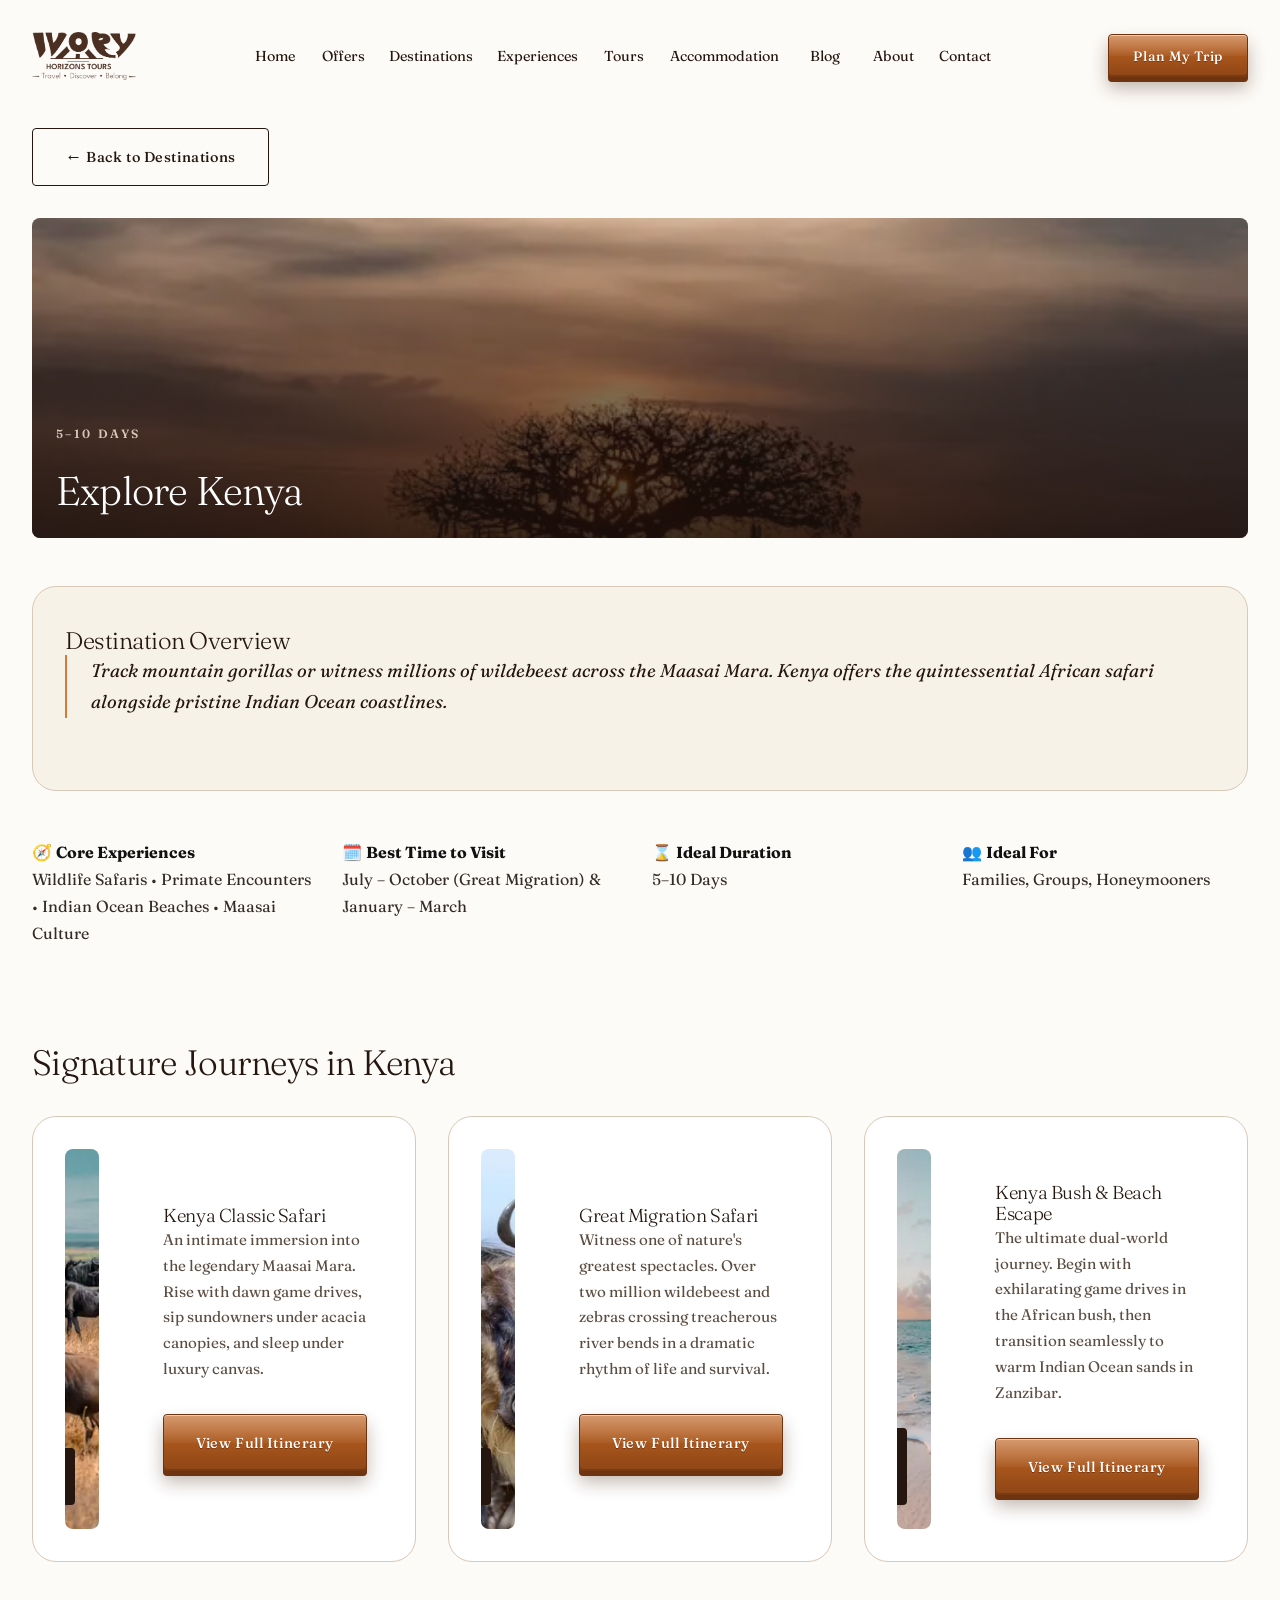
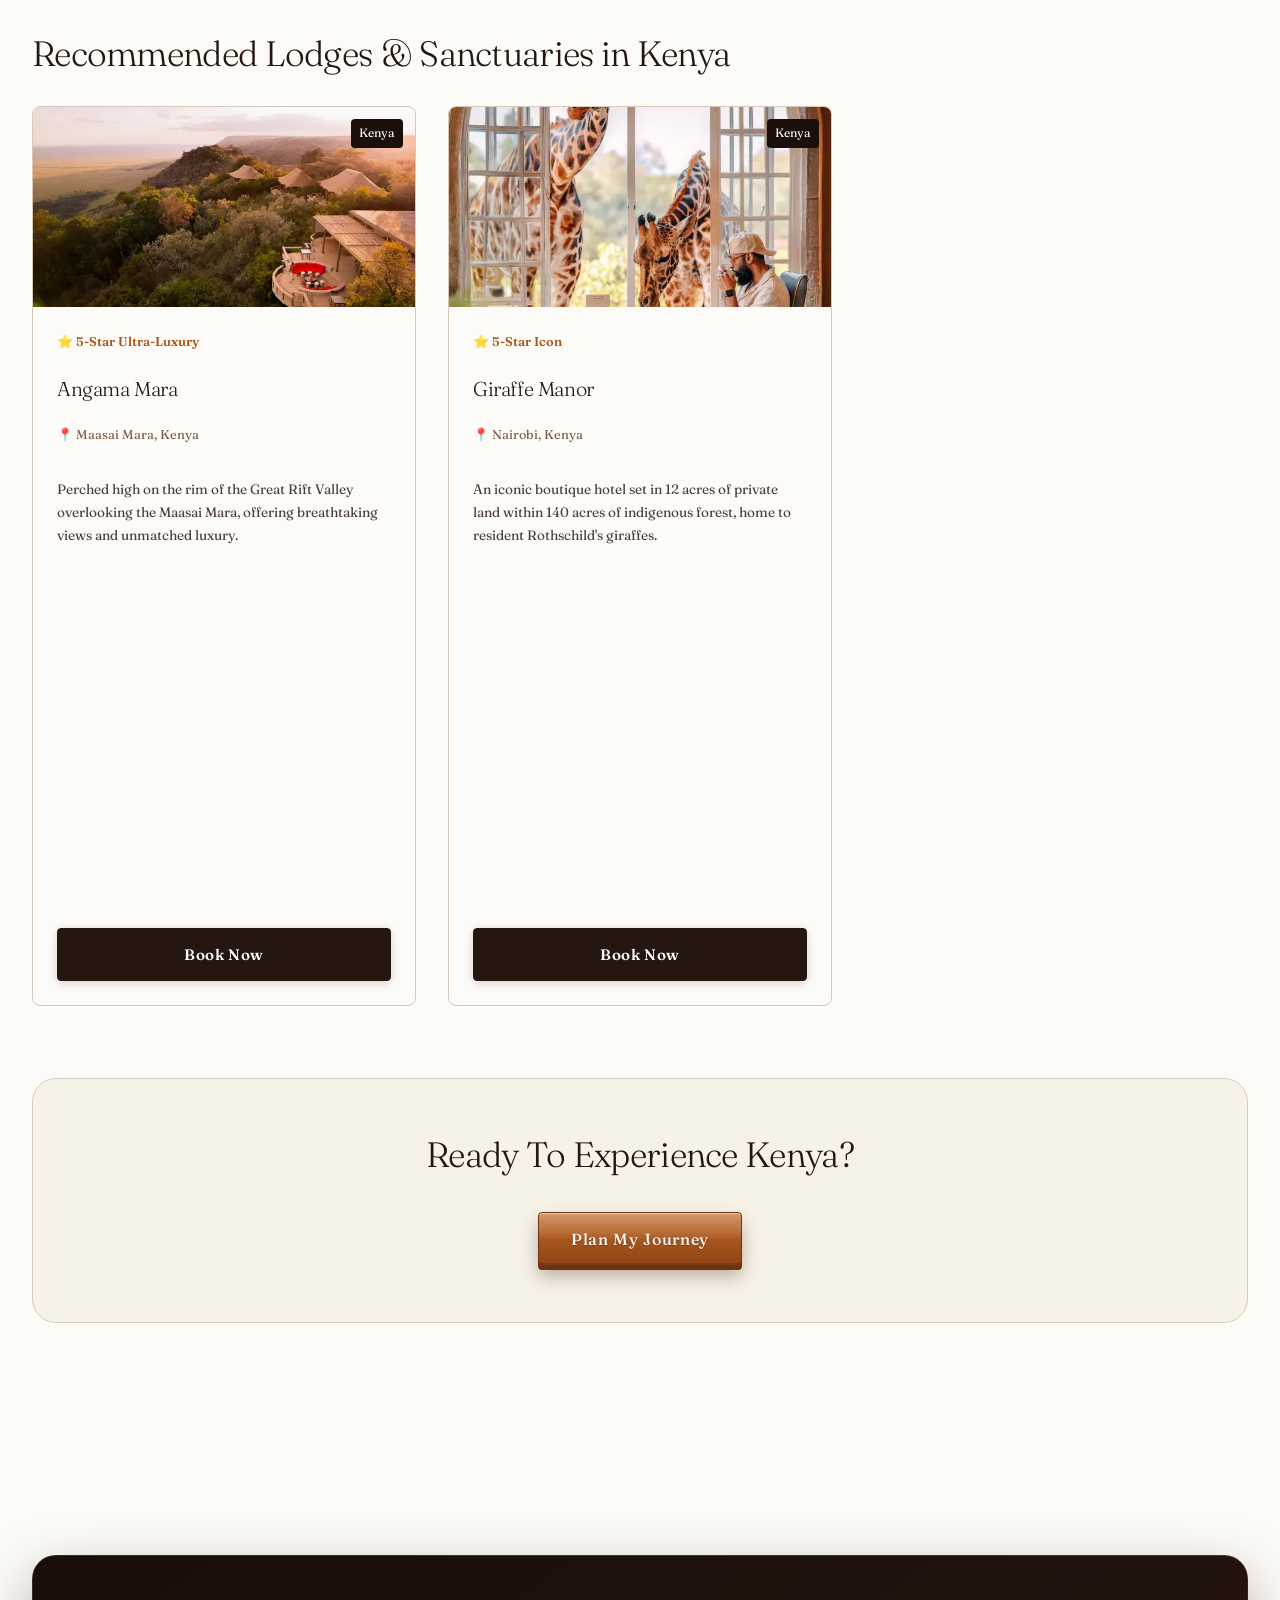
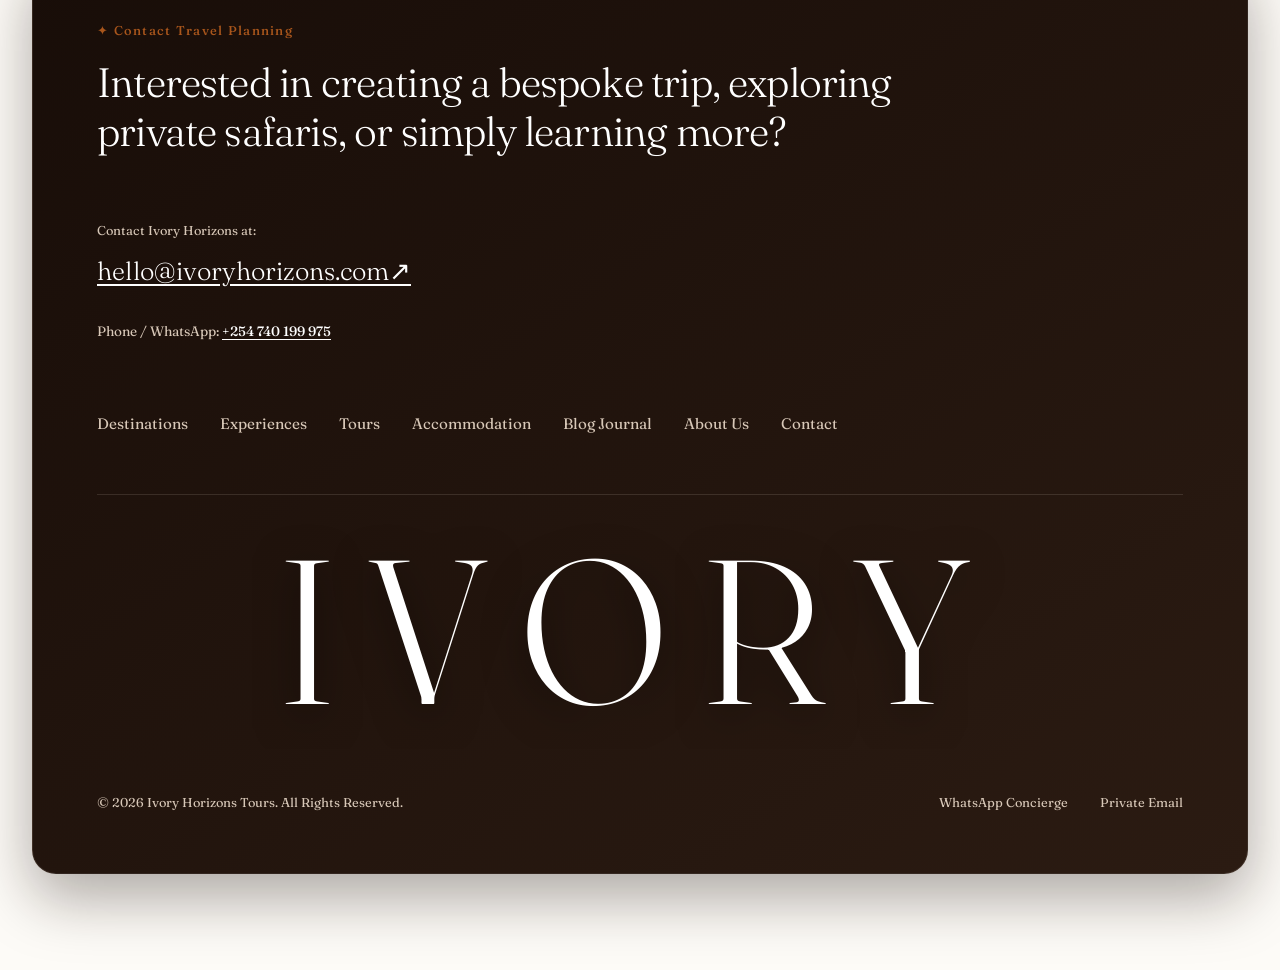
<file: destination.html>
<!DOCTYPE html>
<html lang="en">
<head>
  <meta charset="UTF-8">
  <meta name="viewport" content="width=device-width, initial-scale=1.0">
  <title>Explore Iconic Destination | Ivory Horizons</title>
  <meta name="description" content="Discover destination overviews, luxury lodge recommendations, best travel seasons, and signature itineraries with Ivory Horizons.">
  <link rel="icon" type="image/svg+xml" href="assets/tour-icons/favicon-set/ivory-32px.svg">
  <link rel="icon" type="image/svg+xml" href="assets/tour-icons/favicon-set/ivory-512px.svg" sizes="any">
  <link rel="apple-touch-icon" href="assets/tour-icons/favicon-set/ivory-180px.svg">
  <meta name="apple-mobile-web-app-title" content="Ivory Horizons">
  <link rel="manifest" href="site.webmanifest">
  
  <link rel="preconnect" href="https://fonts.googleapis.com">
  <link rel="preconnect" href="https://fonts.gstatic.com" crossorigin>
  <link rel="preload" as="style" href="https://fonts.googleapis.com/css2?family=Fraunces:ital,opsz,wght@0,9..144,300;0,9..144,400;0,9..144,500;0,9..144,600;1,9..144,300&display=swap" onload="this.onload=null;this.rel='stylesheet'">
  <noscript><link rel="stylesheet" href="https://fonts.googleapis.com/css2?family=Fraunces:ital,opsz,wght@0,9..144,300;0,9..144,400;0,9..144,500;0,9..144,600;1,9..144,300&display=swap"></noscript>
  
  <link rel="stylesheet" href="assets/vendor/lenis/lenis.css" media="print" onload="this.media='all'">
  <noscript><link rel="stylesheet" href="assets/vendor/lenis/lenis.css"></noscript>
  <link rel="stylesheet" href="style.css">
</head>
<body>
  <a class="skip-link" href="#main-content">Skip to main content</a>
  <audio id="bgMusic" loop preload="none">
    <source src="assets/background-music/masai-mara-v2-mastered-by-john-elleson-hartley.mp3" type="audio/mpeg">
  </audio>

  <!-- Navigation Header -->
  <header class="site-header" id="siteHeader">
    <div class="header-container">
      <a href="index.html" class="brand-logo" aria-label="Ivory Horizons Home">
        <img width="645" height="298" src="assets/images/ivory-dark-no-bg.png" alt="Ivory Horizons Logo" class="brand-logo-img" onerror="this.style.display='none'; this.nextElementSibling.style.display='block';">
        <span class="logo-mark-text" style="display: none;"><span class="logo-accent">Ivory</span> Horizons</span>
      </a>

      <nav class="main-nav" id="mainNav" aria-label="Main Navigation">
        <ul class="nav-list">
          <li><a href="index.html" class="nav-link">Home</a></li>
          <li><a href="index.html#offers" class="nav-link">Offers</a></li>
          <li><a href="index.html#destinations" class="nav-link active">Destinations</a></li>
          <li><a href="index.html#experiences" class="nav-link">Experiences</a></li>
          <li><a href="index.html#journeys" class="nav-link">Tours</a></li>
          <li><a href="accommodation.html" class="nav-link">Accommodation</a></li>
          <li><a href="blog.html" class="nav-link">Blog</a></li>
          <li><a href="index.html#about" class="nav-link">About</a></li>
          <li><a href="index.html#contact" class="nav-link">Contact</a></li>
        </ul>
      </nav>

      <div class="header-actions">
        <button type="button" class="btn btn-header-cta concierge-trigger">Plan My Trip</button>
        <button type="button" class="mobile-toggle" id="mobileToggle" aria-label="Toggle navigation menu" aria-expanded="false" aria-controls="mainNav">
          <span></span>
          <span></span>
        </button>
      </div>
    </div>
  </header>

  <main id="main-content" tabindex="-1" class="container py-6">
    <a href="index.html#destinations" class="btn btn-outline back-to-home-btn">&larr; Back to Destinations</a>
    
    <div id="destinationPageContent">
      <!-- Rendered dynamically by app.js -->
    </div>
  </main>

  <!-- Site Footer -->
  <div class="footer-outer-wrapper">
    <footer class="site-footer footer-popout-card" id="contact">
      <div class="footer-card-inner">
        <div class="footer-card-top">
          <div class="footer-tag-badge">✦ Contact Travel Planning</div>
          <h2 class="footer-headline">Interested in creating a bespoke trip, exploring private safaris, or simply learning more?</h2>
        </div>

        <div class="footer-card-middle">
          <div class="footer-contact-direct">
            <span class="contact-label">Contact Ivory Horizons at:</span>
            <a href="mailto:hello@ivoryhorizons.com" class="contact-email-link">hello@ivoryhorizons.com <span class="arrow-icon">↗</span></a>
            <span class="contact-phone-item">Phone / WhatsApp: <a href="https://wa.me/254740199975" target="_blank" rel="noopener">+254 740 199 975</a></span>
          </div>

          <div class="footer-nav-menu">
            <a href="index.html#destinations">Destinations</a>
            <a href="index.html#experiences">Experiences</a>
            <a href="index.html#journeys">Tours</a>
            <a href="accommodation.html">Accommodation</a>
            <a href="blog.html">Blog Journal</a>
            <a href="index.html#about">About Us</a>
            <a href="index.html#contact">Contact</a>
          </div>
        </div>

        <div class="footer-giant-brand-wrap">
          <span class="footer-giant-title">IVORY</span>
        </div>

        <div class="footer-card-bottom">
          <div class="footer-copyright-text">
            © 2026 Ivory Horizons Tours. All Rights Reserved.
          </div>
          <div class="footer-social-links">
            <a href="https://wa.me/254740199975" target="_blank" rel="noopener" class="footer-social-btn">WhatsApp Concierge</a>
            <a href="mailto:hello@ivoryhorizons.com" class="footer-social-btn">Private Email</a>
          </div>
        </div>
      </div>
    </footer>
  </div>

  <!-- CONCIERGE MODAL / STEP-BY-STEP JOURNEY PLANNER -->
  <dialog class="concierge-modal" data-lenis-prevent id="conciergeModal" aria-labelledby="modalTitle">
    <div class="modal-content-wrapper">
      <button type="button" class="modal-close" id="closeConciergeBtn" aria-label="Close modal">&times;</button>
      
      <div class="modal-header">
        <span class="modal-step-badge" id="stepBadge">Step 1 of 4</span>
        <h3 class="modal-title" id="modalTitle">What type of trip are you imagining?</h3>
        <p class="modal-subtitle" id="modalSubtitle">Select the experience that best captures your dream African escape.</p>
      </div>

      <!-- Step Progress Bar -->
      <div class="modal-progress-bar">
        <div class="progress-fill" id="progressFill" style="width: 25%;"></div>
      </div>

      <form id="conciergeForm" onsubmit="return false;">
        <!-- STEP 1: JOURNEY TYPE -->
        <div class="concierge-step step-active" data-step="1">
          <div class="option-grid">
            <label class="option-card">
              <input type="radio" name="journeyType" value="Safari Adventure" checked>
              <span class="card-box">
                <img src="assets/tour-icons/safari-adventure-icon.svg" alt="Safari Adventure" class="option-svg-icon">
                <span class="option-label">Safari Adventure</span>
              </span>
            </label>

            <label class="option-card">
              <input type="radio" name="journeyType" value="Beach Escape">
              <span class="card-box">
                <img src="assets/tour-icons/beach-escape-icon.svg" alt="Beach Escape" class="option-svg-icon">
                <span class="option-label">Beach Escape</span>
              </span>
            </label>

            <label class="option-card">
              <input type="radio" name="journeyType" value="Honeymoon">
              <span class="card-box">
                <img src="assets/tour-icons/honeymoon-icon.svg" alt="Honeymoon" class="option-svg-icon">
                <span class="option-label">Honeymoon</span>
              </span>
            </label>

            <label class="option-card">
              <input type="radio" name="journeyType" value="Luxury Retreat">
              <span class="card-box">
                <img src="assets/tour-icons/luxury-retreat-icon.svg" alt="Luxury Retreat" class="option-svg-icon">
                <span class="option-label">Luxury Retreat</span>
              </span>
            </label>

            <label class="option-card">
              <input type="radio" name="journeyType" value="Cultural Discoveries">
              <span class="card-box">
                <img src="assets/tour-icons/cultural-heritage-icon.svg" alt="Cultural Discoveries" class="option-svg-icon">
                <span class="option-label">Cultural Heritage</span>
              </span>
            </label>

            <label class="option-card">
              <input type="radio" name="journeyType" value="Wildlife Expedition">
              <span class="card-box">
                <img src="assets/tour-icons/adventure-trek-icon.svg" alt="Wildlife Expedition" class="option-svg-icon">
                <span class="option-label">Adventure Trek</span>
              </span>
            </label>
          </div>
        </div>

        <!-- STEP 2: DESTINATIONS -->
        <div class="concierge-step" data-step="2">
          <div class="option-grid">
            <label class="option-card">
              <input type="checkbox" name="destination" value="Kenya">
              <span class="card-box"><span class="option-label">Kenya</span></span>
            </label>
            <label class="option-card">
              <input type="checkbox" name="destination" value="Tanzania">
              <span class="card-box"><span class="option-label">Tanzania</span></span>
            </label>
            <label class="option-card">
              <input type="checkbox" name="destination" value="Uganda">
              <span class="card-box"><span class="option-label">Uganda</span></span>
            </label>
            <label class="option-card">
              <input type="checkbox" name="destination" value="Rwanda">
              <span class="card-box"><span class="option-label">Rwanda</span></span>
            </label>
            <label class="option-card">
              <input type="checkbox" name="destination" value="Zanzibar">
              <span class="card-box"><span class="option-label">Zanzibar</span></span>
            </label>
            <label class="option-card">
              <input type="checkbox" name="destination" value="Mauritius">
              <span class="card-box"><span class="option-label">Mauritius</span></span>
            </label>
            <label class="option-card">
              <input type="checkbox" name="destination" value="Egypt">
              <span class="card-box"><span class="option-label">Egypt</span></span>
            </label>
            <label class="option-card">
              <input type="checkbox" name="destination" value="Ghana">
              <span class="card-box"><span class="option-label">Ghana</span></span>
            </label>
            <label class="option-card">
              <input type="checkbox" name="destination" value="Malaysia">
              <span class="card-box"><span class="option-label">Malaysia</span></span>
            </label>
            <label class="option-card">
              <input type="checkbox" name="destination" value="Singapore">
              <span class="card-box"><span class="option-label">Singapore</span></span>
            </label>
            <label class="option-card">
              <input type="checkbox" name="destination" value="Turkey">
              <span class="card-box"><span class="option-label">Turkey</span></span>
            </label>
            <label class="option-card">
              <input type="checkbox" name="destination" value="Bali">
              <span class="card-box"><span class="option-label">Bali</span></span>
            </label>
          </div>
        </div>

        <!-- STEP 3: TRIP DETAILS (ENHANCED WITH IMAGE 5 PILL SELECTIONS) -->
        <div class="concierge-step" data-step="3">
          <div class="form-fields-grid">
            <!-- Travel Companions -->
            <div class="form-group full-width">
              <label>Who will you be travelling with?</label>
              <div class="pill-group">
                <label class="pill-option">
                  <input type="radio" name="travelCompanions" value="I travel solo">
                  <span class="pill-box">I travel solo</span>
                </label>
                <label class="pill-option">
                  <input type="radio" name="travelCompanions" value="My partner" checked>
                  <span class="pill-box">My partner</span>
                </label>
                <label class="pill-option">
                  <input type="radio" name="travelCompanions" value="My family">
                  <span class="pill-box">My family</span>
                </label>
                <label class="pill-option">
                  <input type="radio" name="travelCompanions" value="My friends">
                  <span class="pill-box">My friends</span>
                </label>
              </div>
            </div>

            <!-- Budget Selection -->
            <div class="form-group full-width">
              <label>What is your budget per person?</label>
              <div class="pill-group">
                <label class="pill-option">
                  <input type="radio" name="budgetPill" value="1000-3000 USD">
                  <span class="pill-box">1000-3000 USD</span>
                </label>
                <label class="pill-option">
                  <input type="radio" name="budgetPill" value="3000-5000 USD" checked>
                  <span class="pill-box">3000-5000 USD</span>
                </label>
                <label class="pill-option">
                  <input type="radio" name="budgetPill" value="5000+ USD">
                  <span class="pill-box">5000+ USD</span>
                </label>
                <label class="pill-option">
                  <input type="radio" name="budgetPill" value="Not Sure">
                  <span class="pill-box">Not Sure</span>
                </label>
              </div>
            </div>

            <!-- Flight Status & Travel Timing -->
            <div class="form-group">
              <label>Have you booked your flights?</label>
              <div class="pill-group">
                <label class="pill-option">
                  <input type="radio" name="flightStatus" value="Yes">
                  <span class="pill-box">Yes</span>
                </label>
                <label class="pill-option">
                  <input type="radio" name="flightStatus" value="No" checked>
                  <span class="pill-box">No</span>
                </label>
              </div>
            </div>

            <div class="form-group">
              <label>When do you want to travel?</label>
              <div class="travel-timing-inputs">
                <select id="travelYear" class="timing-select" aria-label="Travel year">
                  <option value="" disabled selected>Year</option>
                  <option value="2026">2026</option>
                  <option value="2027">2027</option>
                  <option value="2028">2028</option>
                </select>
                <select id="travelMonth" class="timing-select" aria-label="Travel month">
                  <option value="" disabled selected>Month</option>
                  <option value="January">January</option>
                  <option value="February">February</option>
                  <option value="March">March</option>
                  <option value="April">April</option>
                  <option value="May">May</option>
                  <option value="June">June</option>
                  <option value="July">July</option>
                  <option value="August">August</option>
                  <option value="September">September</option>
                  <option value="October">October</option>
                  <option value="November">November</option>
                  <option value="December">December</option>
                </select>
                <select id="travelDuration" class="timing-select" aria-label="Trip duration">
                  <option value="" disabled selected>For How long</option>
                  <option value="3-5 Days">3-5 Days</option>
                  <option value="7-10 Days">7-10 Days</option>
                  <option value="10-14 Days">10-14 Days</option>
                  <option value="2+ Weeks">2+ Weeks</option>
                </select>
              </div>
            </div>

            <div class="form-group full-width">
              <label for="specialPreferences">Please tell us a bit more about your travel plans</label>
              <textarea id="specialPreferences" rows="3" placeholder="Tell us about your preferred style, celebratory occasions, dietary needs, or specific desires..."></textarea>
            </div>
          </div>
        </div>

        <!-- STEP 4: CONTACT & SUBMIT -->
        <div class="concierge-step" data-step="4">
          <div class="form-fields-grid">
            <div class="form-group">
              <label for="firstName">First Name *</label>
              <input type="text" id="firstName" required placeholder="First Name">
            </div>

            <div class="form-group">
              <label for="lastName">Last Name *</label>
              <input type="text" id="lastName" required placeholder="Last Name">
            </div>

            <div class="form-group">
              <label for="guestEmail">Email Address *</label>
              <input type="email" id="guestEmail" required placeholder="your.email@domain.com">
            </div>

            <div class="form-group">
              <label for="guestPhone">Telephone Number *</label>
              <input type="tel" id="guestPhone" required placeholder="+1 (555) 000-0000">
            </div>

            <div class="form-group full-width">
              <label for="contactPreference">Preferred Contact Method</label>
              <select id="contactPreference">
                <option value="WhatsApp Concierge">WhatsApp Concierge</option>
                <option value="Private Email">Private Email</option>
                <option value="Scheduled Video Consultation">Scheduled Video Consultation</option>
              </select>
            </div>

            <div class="form-group full-width">
              <label class="checkbox-label" style="display: flex; align-items: center; gap: 10px; cursor: pointer; font-weight: normal; font-size: 0.85rem;">
                <input type="checkbox" id="newsletterOptIn" checked style="width: 16px; height: 16px; accent-color: var(--brown-accent);">
                <span>Yes, I'd like to receive a monthly newsletter featuring travel tips, exclusive offers, reviews and news.</span>
              </label>
            </div>
          </div>
        </div>

        <!-- CONFIRMATION MESSAGE STATE -->
        <div class="concierge-step step-confirmation" id="confirmationStep" style="display: none;">
          <div class="confirmation-box text-center">
            <span class="confirmation-icon">✨</span>
            <h3 class="confirmation-headline">Your Trip Beyond The Horizon Awaits</h3>
            <p class="confirmation-text">
              Thank you. Your request has been logged and our concierge team is preparing your bespoke proposal within 24 hours.
            </p>
            <div class="summary-recap" id="summaryRecap"></div>
            <div class="confirmation-cta-group" style="display: flex; gap: 16px; justify-content: center; margin-top: 24px; flex-wrap: wrap;">
              <button type="button" class="btn btn-whatsapp" id="whatsappCtaBtn">Continue on WhatsApp 💬</button>
              <button type="button" class="btn btn-outline" id="closeConfirmationBtn">Close Window</button>
            </div>
          </div>
        </div>

        <!-- Modal Controls Footer -->
        <div class="modal-footer-nav" id="modalFooterNav">
          <button type="button" class="btn btn-outline" id="prevStepBtn" style="display: none;">&larr; Back</button>
          <button type="button" class="btn btn-primary" id="nextStepBtn">Next Step &rarr;</button>
          <button type="submit" class="btn btn-primary" id="submitConciergeBtn" style="display: none;">Submit Booking Request</button>
        </div>
      </form>
    </div>
  </dialog>

  <!-- DEDICATED MULTI-STEP ACCOMMODATION BOOKING FLOW MODAL -->
  <dialog class="concierge-modal" data-lenis-prevent id="accomBookingModal" aria-labelledby="accomModalTitle">
    <div class="modal-content-wrapper">
      <button type="button" class="modal-close" id="closeAccomModalBtn" aria-label="Close modal">&times;</button>
      
      <div class="modal-header">
        <span class="modal-step-badge" id="accomStepBadge">Step 1 of 5</span>
        <h3 class="modal-title" id="accomModalTitle">Confirm Your Sanctuary</h3>
        <p class="modal-subtitle" id="accomModalSubtitle">Review your selected accommodation before selecting stay parameters.</p>
      </div>

      <!-- Progress Bar -->
      <div class="modal-progress-bar">
        <div class="progress-fill" id="accomProgressFill" style="width: 20%;"></div>
      </div>

      <form id="accomBookingForm" onsubmit="return false;">
        
        <!-- STEP 1: CONFIRM ACCOMMODATION -->
        <div class="accom-step step-active" data-step="1">
          <div class="accom-preview-card">
            <div class="accom-preview-img-wrap">
              <img id="accomPreviewImg" width="1024" height="682" loading="lazy" decoding="async" src="assets/images/accommodation-imgs/angama-mara.webp" srcset="assets/images/accommodation-imgs/angama-mara-640.webp 640w, assets/images/accommodation-imgs/angama-mara.webp 1024w" sizes="(max-width: 768px) 100vw, (max-width: 1200px) 50vw, 600px" alt="Selected Hotel">
              <span class="badge-tag" id="accomPreviewBadge">Kenya</span>
            </div>
            <div class="accom-preview-info">
              <h4 class="preview-hotel-name" id="accomPreviewName">Angama Mara</h4>
              <span class="preview-location" id="accomPreviewLocation">📍 Maasai Mara, Kenya</span>
              <p class="preview-desc" id="accomPreviewDesc">Perched high on the rim of the Great Rift Valley overlooking the Maasai Mara...</p>
              <div class="preview-price-box" id="accomPreviewPrice">
                <span class="price-label">Starting Rate:</span>
                <strong class="price-val" id="accomPriceVal">$1,850 USD / night</strong>
              </div>
            </div>
          </div>
        </div>

        <!-- STEP 2: STAY DETAILS -->
        <div class="accom-step" data-step="2">
          <div class="form-fields-grid">
            <div class="form-group">
              <label for="accomCheckIn">Check-in Date *</label>
              <input type="date" id="accomCheckIn" required>
            </div>

            <div class="form-group">
              <label for="accomCheckOut">Check-out Date *</label>
              <input type="date" id="accomCheckOut" required>
            </div>

            <!-- Guests Selection -->
            <div class="form-group full-width">
              <label>Number of Guests</label>
              <div class="pill-group">
                <label class="pill-option">
                  <input type="radio" name="accomGuests" value="1 Guest">
                  <span class="pill-box">1 Guest</span>
                </label>
                <label class="pill-option">
                  <input type="radio" name="accomGuests" value="2 Guests" checked>
                  <span class="pill-box">2 Guests</span>
                </label>
                <label class="pill-option">
                  <input type="radio" name="accomGuests" value="3 Guests">
                  <span class="pill-box">3 Guests</span>
                </label>
                <label class="pill-option">
                  <input type="radio" name="accomGuests" value="4 Guests">
                  <span class="pill-box">4 Guests</span>
                </label>
                <label class="pill-option">
                  <input type="radio" name="accomGuests" value="5+ Guests">
                  <span class="pill-box">5+ Guests</span>
                </label>
              </div>
            </div>

            <!-- Number of Rooms -->
            <div class="form-group">
              <label for="accomRooms">Number of Rooms</label>
              <select id="accomRooms">
                <option value="1 Room" selected>1 Room</option>
                <option value="2 Rooms">2 Rooms</option>
                <option value="3 Rooms">3 Rooms</option>
                <option value="4+ Rooms">4+ Rooms</option>
              </select>
            </div>

            <!-- Room Type -->
            <div class="form-group full-width">
              <label>Room Type</label>
              <div class="pill-group">
                <label class="pill-option">
                  <input type="radio" name="accomRoomType" value="Single Room">
                  <span class="pill-box">Single Room</span>
                </label>
                <label class="pill-option">
                  <input type="radio" name="accomRoomType" value="Double Room" checked>
                  <span class="pill-box">Double Room</span>
                </label>
                <label class="pill-option">
                  <input type="radio" name="accomRoomType" value="Twin Room">
                  <span class="pill-box">Twin Room</span>
                </label>
                <label class="pill-option">
                  <input type="radio" name="accomRoomType" value="Family Room">
                  <span class="pill-box">Family Room</span>
                </label>
                <label class="pill-option">
                  <input type="radio" name="accomRoomType" value="Suite">
                  <span class="pill-box">Suite</span>
                </label>
              </div>
            </div>
          </div>
        </div>

        <!-- STEP 3: GUEST INFORMATION -->
        <div class="accom-step" data-step="3">
          <div class="form-fields-grid">
            <div class="form-group">
              <label for="accomFirstName">First Name *</label>
              <input type="text" id="accomFirstName" required placeholder="First Name">
            </div>

            <div class="form-group">
              <label for="accomLastName">Last Name *</label>
              <input type="text" id="accomLastName" required placeholder="Last Name">
            </div>

            <div class="form-group">
              <label for="accomEmail">Email Address *</label>
              <input type="email" id="accomEmail" required placeholder="your.email@domain.com">
            </div>

            <div class="form-group">
              <label for="accomPhone">Phone Number *</label>
              <input type="tel" id="accomPhone" required placeholder="+1 (555) 000-0000">
            </div>

            <div class="form-group full-width">
              <label for="accomWhatsApp">WhatsApp Number (Optional)</label>
              <input type="tel" id="accomWhatsApp" placeholder="Same as phone or enter WhatsApp number">
            </div>

            <div class="form-group full-width">
              <label>Preferred Contact Method</label>
              <div class="pill-group">
                <label class="pill-option">
                  <input type="radio" name="accomContactPref" value="WhatsApp" checked>
                  <span class="pill-box">WhatsApp</span>
                </label>
                <label class="pill-option">
                  <input type="radio" name="accomContactPref" value="Phone Call">
                  <span class="pill-box">Phone Call</span>
                </label>
                <label class="pill-option">
                  <input type="radio" name="accomContactPref" value="Email">
                  <span class="pill-box">Email</span>
                </label>
              </div>
            </div>
          </div>
        </div>

        <!-- STEP 4: YOUR STAY (PREFERENCES & SPECIAL REQUESTS) -->
        <div class="accom-step" data-step="4">
          <div class="form-fields-grid">
            <!-- Purpose of Travel -->
            <div class="form-group full-width">
              <label>Purpose of Travel</label>
              <div class="pill-group">
                <label class="pill-option">
                  <input type="radio" name="accomPurpose" value="Holiday" checked>
                  <span class="pill-box">Holiday</span>
                </label>
                <label class="pill-option">
                  <input type="radio" name="accomPurpose" value="Honeymoon">
                  <span class="pill-box">Honeymoon</span>
                </label>
                <label class="pill-option">
                  <input type="radio" name="accomPurpose" value="Anniversary">
                  <span class="pill-box">Anniversary</span>
                </label>
                <label class="pill-option">
                  <input type="radio" name="accomPurpose" value="Family Trip">
                  <span class="pill-box">Family Trip</span>
                </label>
                <label class="pill-option">
                  <input type="radio" name="accomPurpose" value="Business">
                  <span class="pill-box">Business</span>
                </label>
                <label class="pill-option">
                  <input type="radio" name="accomPurpose" value="Adventure">
                  <span class="pill-box">Adventure</span>
                </label>
                <label class="pill-option">
                  <input type="radio" name="accomPurpose" value="Other">
                  <span class="pill-box">Other</span>
                </label>
              </div>
            </div>

            <!-- Special Requests Tags -->
            <div class="form-group full-width">
              <label>Special Services & Amenities (Select all that apply)</label>
              <div class="pill-group">
                <label class="pill-option">
                  <input type="checkbox" name="accomReqTags" value="Airport transfer">
                  <span class="pill-box">✈️ Airport transfer</span>
                </label>
                <label class="pill-option">
                  <input type="checkbox" name="accomReqTags" value="Early check-in">
                  <span class="pill-box">🌅 Early check-in</span>
                </label>
                <label class="pill-option">
                  <input type="checkbox" name="accomReqTags" value="Late check-out">
                  <span class="pill-box">🌙 Late check-out</span>
                </label>
                <label class="pill-option">
                  <input type="checkbox" name="accomReqTags" value="Baby cot">
                  <span class="pill-box">👶 Baby cot</span>
                </label>
                <label class="pill-option">
                  <input type="checkbox" name="accomReqTags" value="Wheelchair accessibility">
                  <span class="pill-box">♿ Wheelchair accessibility</span>
                </label>
                <label class="pill-option">
                  <input type="checkbox" name="accomReqTags" value="Vegetarian meals">
                  <span class="pill-box">🥗 Vegetarian meals</span>
                </label>
                <label class="pill-option">
                  <input type="checkbox" name="accomReqTags" value="Connecting rooms">
                  <span class="pill-box">🚪 Connecting rooms</span>
                </label>
                <label class="pill-option">
                  <input type="checkbox" name="accomReqTags" value="Celebration setup">
                  <span class="pill-box">🎉 Celebration setup</span>
                </label>
              </div>
            </div>

            <div class="form-group full-width">
              <label for="accomSpecialText">Special Requests & Personal Vision</label>
              <textarea id="accomSpecialText" rows="3" placeholder="Tell us anything that will make your stay more comfortable."></textarea>
            </div>
          </div>
        </div>

        <!-- STEP 5: REVIEW & SUBMIT -->
        <div class="accom-step" data-step="5">
          <div class="confirmation-box text-center">
            <h4 class="confirmation-headline" style="font-size: 1.8rem; margin-bottom: 8px;">Review Your Sanctuary Reservation</h4>
            <p class="confirmation-text" style="margin-bottom: 16px;">Please confirm your stay details before submitting your concierge request.</p>
            
            <div class="summary-recap" id="accomSummaryRecap"></div>

            <div class="confirmation-cta-group" style="display: flex; gap: 16px; justify-content: center; margin-top: 24px; flex-wrap: wrap;">
              <button type="submit" class="btn btn-primary" id="submitAccomBtn">Submit Booking Request</button>
              <button type="button" class="btn btn-whatsapp" id="accomWhatsAppCtaBtn">Continue on WhatsApp 💬</button>
            </div>
          </div>
        </div>

        <!-- MODAL FOOTER NAV BUTTONS -->
        <div class="modal-footer-nav" id="accomModalFooterNav">
          <button type="button" class="btn btn-outline" id="prevAccomStepBtn" style="display: none;">&larr; Back</button>
          <button type="button" class="btn btn-primary" id="nextAccomStepBtn">Continue &rarr;</button>
        </div>

      </form>
    </div>
  </dialog>

  <script src="assets/vendor/lenis/lenis.min.js" defer></script>
  <script src="app.js" defer></script>
</body>
</html>
</file>
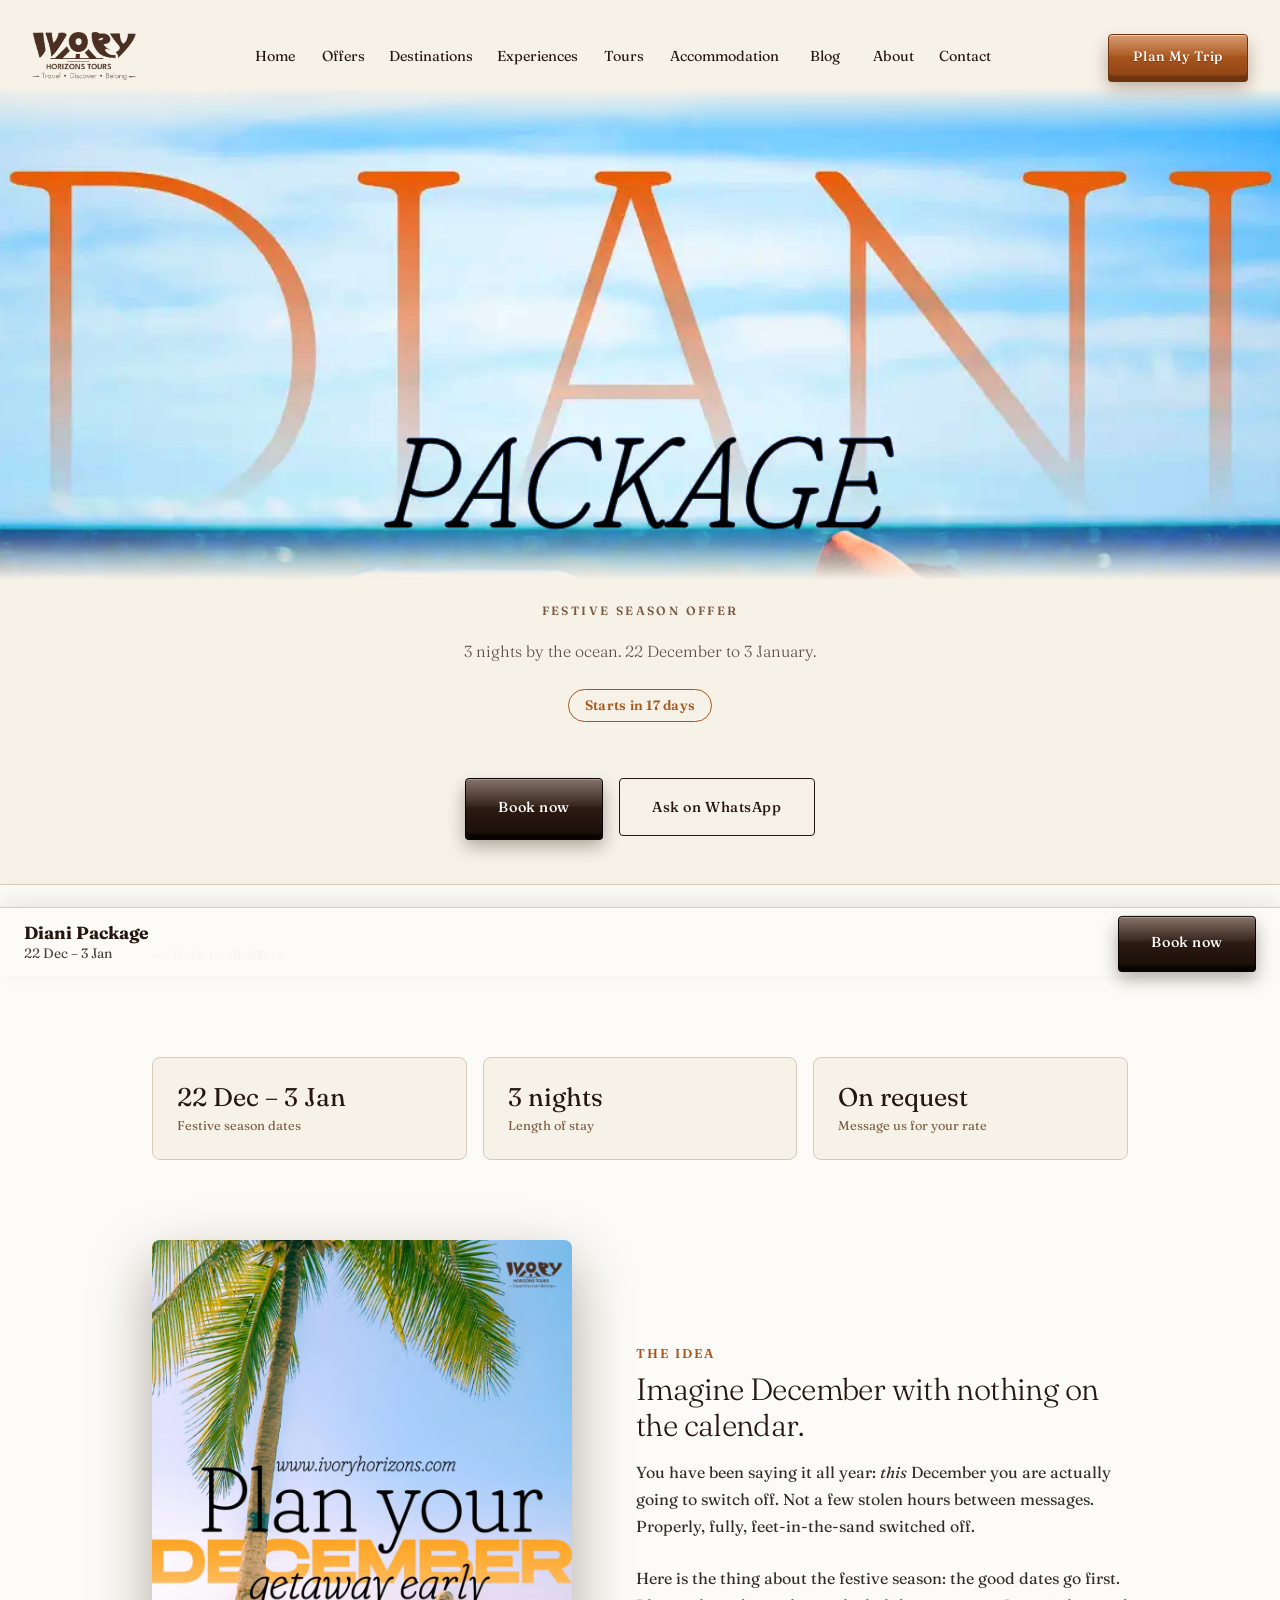
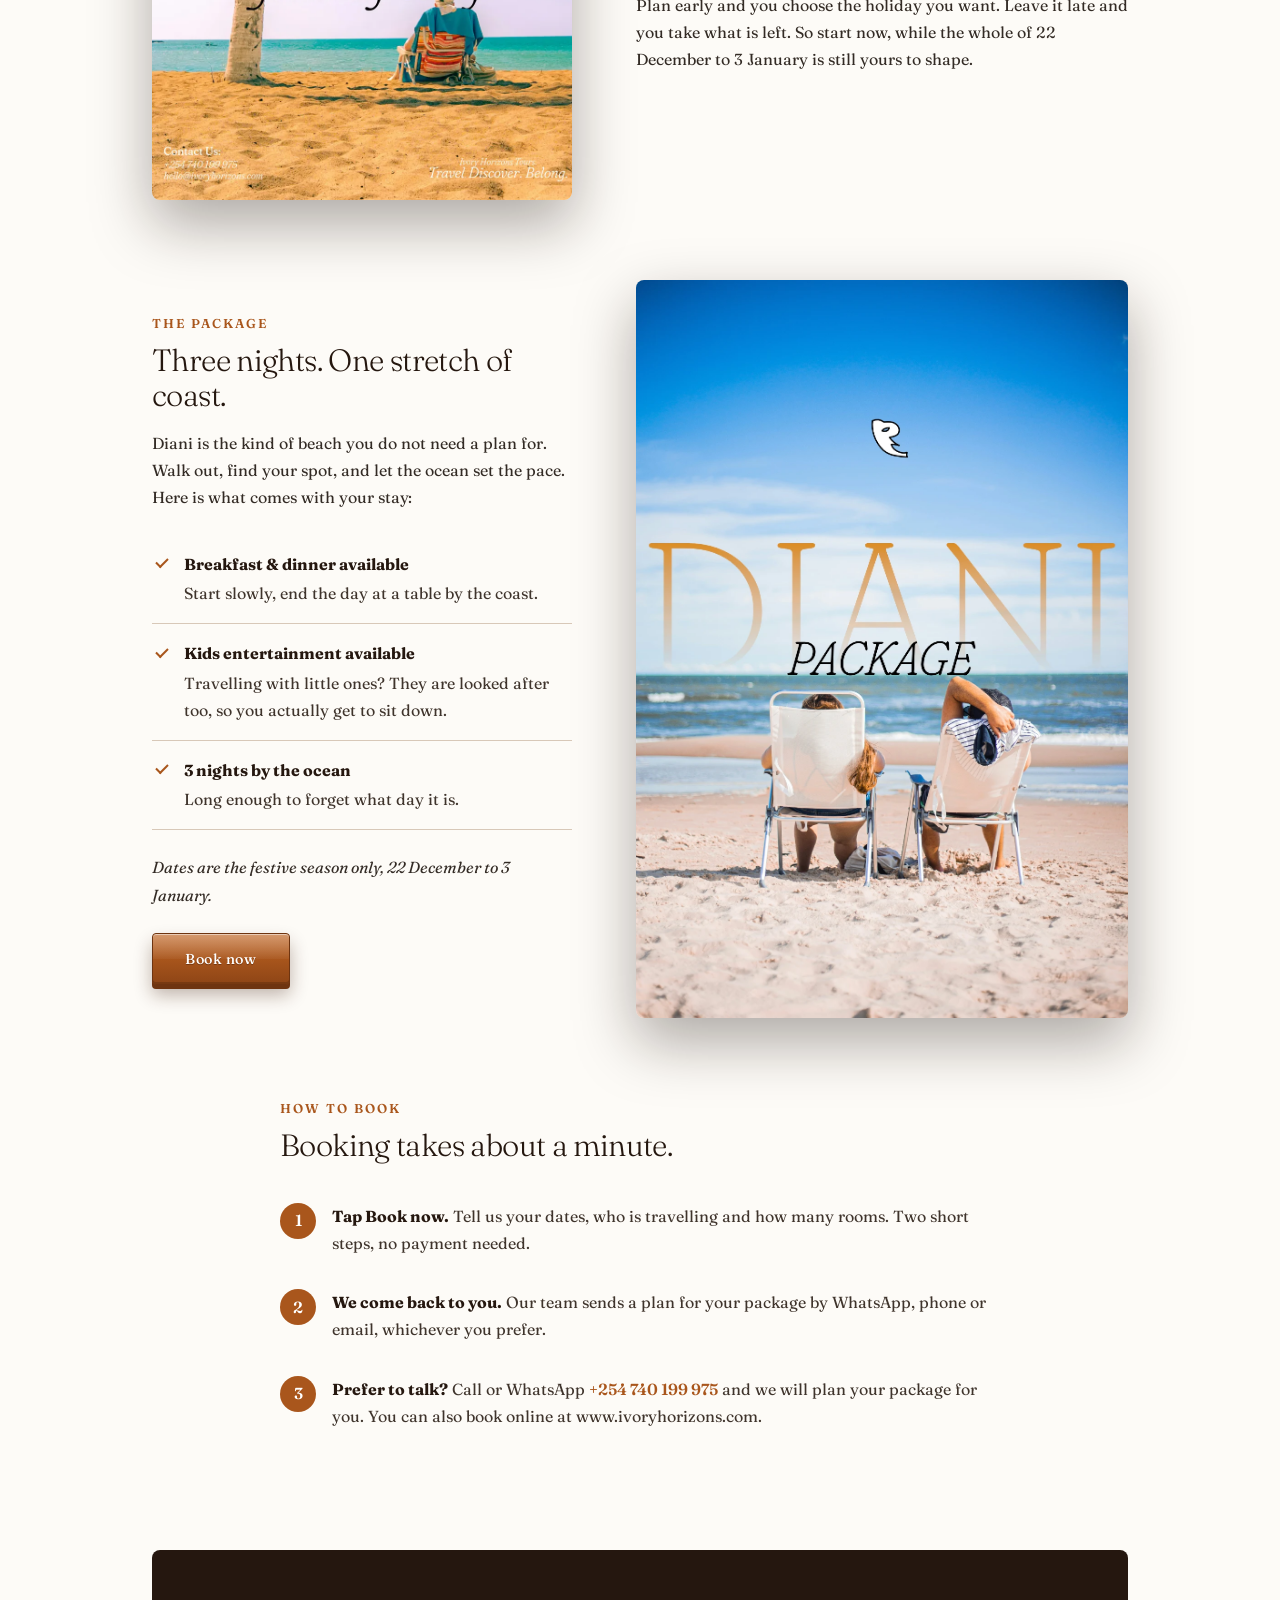
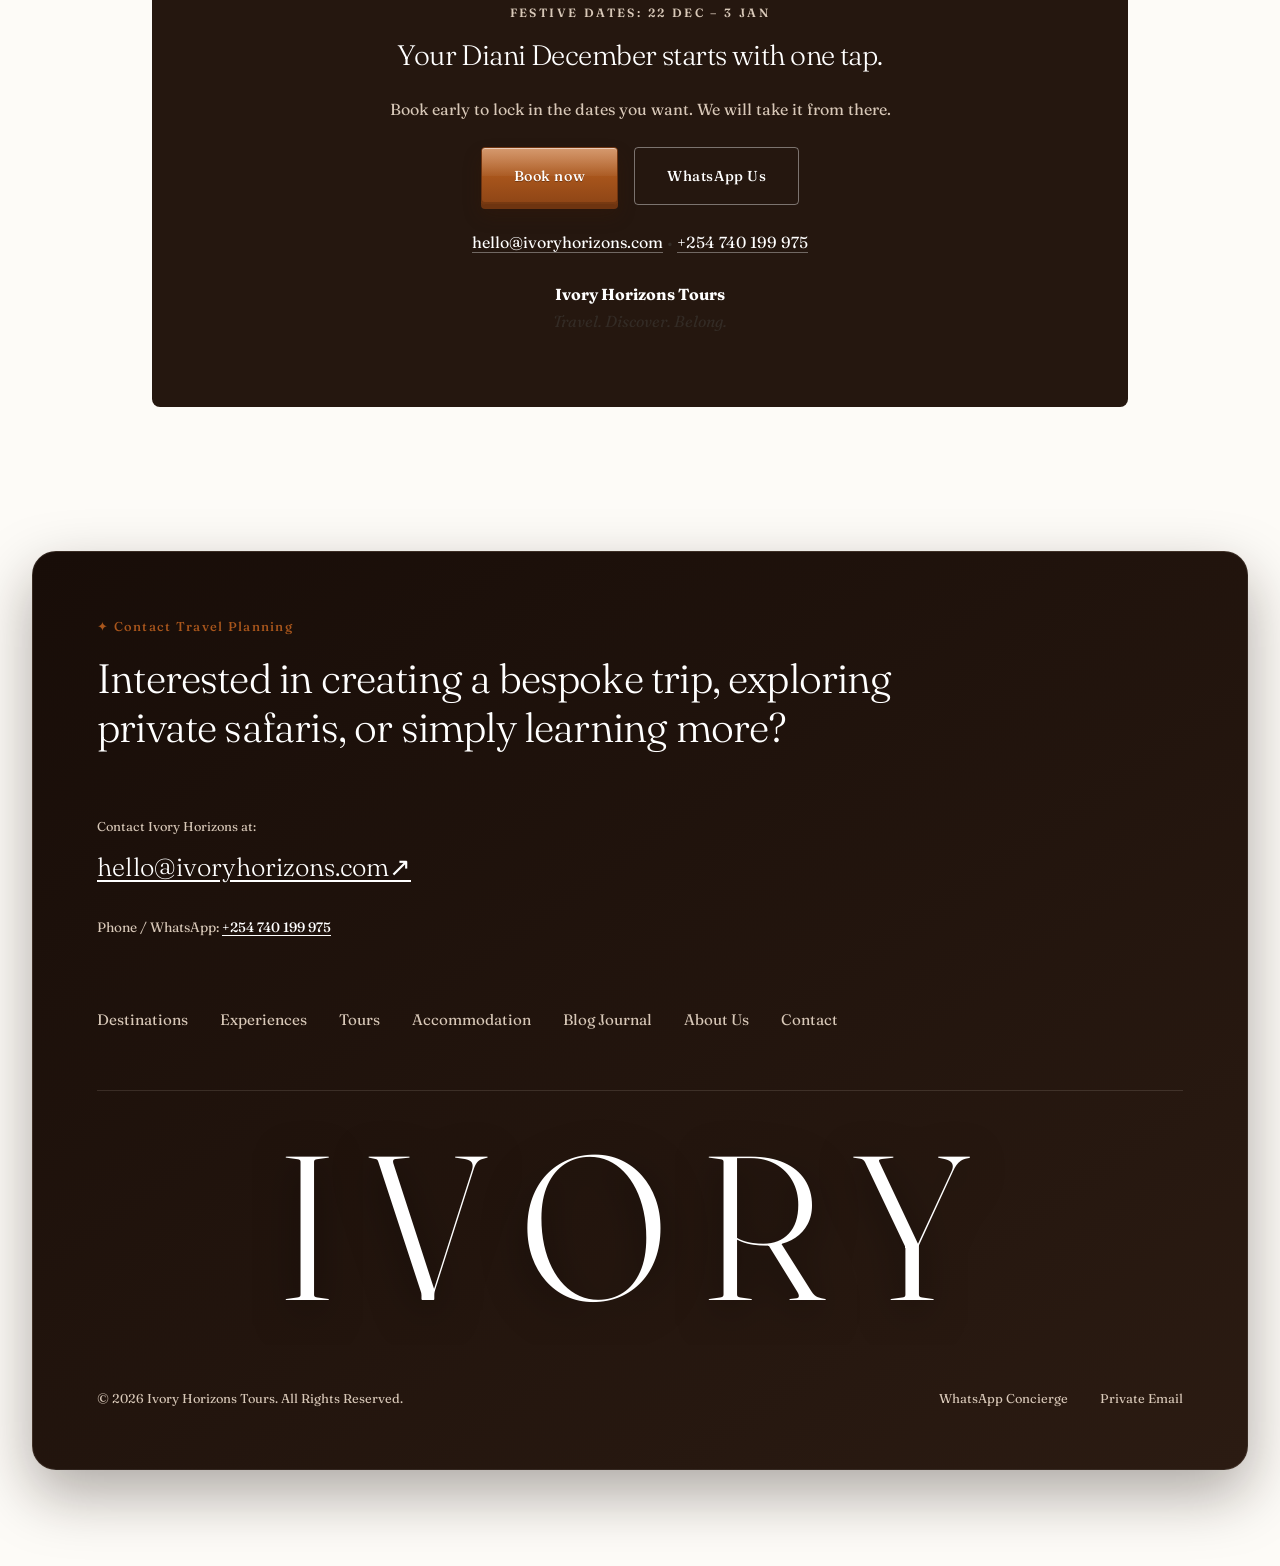
<file: diani-package.html>
<!DOCTYPE html>
<html lang="en">
<head>
  <meta charset="UTF-8">
  <meta name="viewport" content="width=device-width, initial-scale=1.0">
  <title>Diani Package: 3 nights by the ocean | Ivory Horizons</title>
  <meta name="description" content="The Diani Package: 3 nights by the ocean on Kenya's Diani Beach, 22 December to 3 January. Breakfast and dinner available, kids entertainment available.">
  <link rel="icon" type="image/svg+xml" href="assets/tour-icons/favicon-set/ivory-32px.svg">
  <link rel="icon" type="image/svg+xml" href="assets/tour-icons/favicon-set/ivory-512px.svg" sizes="any">
  <link rel="apple-touch-icon" href="assets/tour-icons/favicon-set/ivory-180px.svg">
  <!-- TODO(domain): add <link rel="canonical"> plus absolute og:url and og:image once the live domain is confirmed (a relative canonical is invalid) -->
  <meta property="og:type" content="website">
  <meta property="og:site_name" content="Ivory Horizons">
  <meta property="og:title" content="Diani Package: 3 nights by the ocean">
  <meta property="og:description" content="The Diani Package: 3 nights by the ocean on Kenya's Diani Beach, 22 December to 3 January. Breakfast and dinner available, kids entertainment available.">
  <meta property="og:image" content="assets/images/offers/diani-package.webp">
  <meta name="twitter:card" content="summary_large_image">
  <meta name="twitter:title" content="Diani Package: 3 nights by the ocean">
  <meta name="twitter:description" content="The Diani Package: 3 nights by the ocean on Kenya's Diani Beach, 22 December to 3 January. Breakfast and dinner available, kids entertainment available.">
  <meta name="twitter:image" content="assets/images/offers/diani-package.webp">
  <meta name="apple-mobile-web-app-title" content="Ivory Horizons">
  <link rel="manifest" href="site.webmanifest">
  
  <link rel="preconnect" href="https://fonts.googleapis.com">
  <link rel="preconnect" href="https://fonts.gstatic.com" crossorigin>
  <link rel="preload" as="style" href="https://fonts.googleapis.com/css2?family=Fraunces:ital,opsz,wght@0,9..144,300;0,9..144,400;0,9..144,500;0,9..144,600;1,9..144,300&display=swap" onload="this.onload=null;this.rel='stylesheet'">
  <noscript><link rel="stylesheet" href="https://fonts.googleapis.com/css2?family=Fraunces:ital,opsz,wght@0,9..144,300;0,9..144,400;0,9..144,500;0,9..144,600;1,9..144,300&display=swap"></noscript>
  
  <link rel="stylesheet" href="assets/vendor/lenis/lenis.css" media="print" onload="this.media='all'">
  <noscript><link rel="stylesheet" href="assets/vendor/lenis/lenis.css"></noscript>
  <link rel="stylesheet" href="style.css">
  <script type="application/ld+json">
  {
    "@context": "https://schema.org",
    "@type": "TouristTrip",
    "name": "Diani Package",
    "description": "The Diani Package: 3 nights by the ocean on Kenya's Diani Beach, 22 December to 3 January. Breakfast and dinner available, kids entertainment available.",
    "touristType": "Safari and leisure travellers",
    "provider": {
      "@type": "Organization",
      "name": "Ivory Horizons Tours"
    }
  }
  </script>
</head>
<body>
  <a class="skip-link" href="#main-content">Skip to main content</a>
  <audio id="bgMusic" loop preload="none">
    <source src="assets/background-music/masai-mara-v2-mastered-by-john-elleson-hartley.mp3" type="audio/mpeg">
  </audio>

  <!-- Navigation Header -->
  <header class="site-header" id="siteHeader">
    <div class="header-container">
      <a href="index.html" class="brand-logo" aria-label="Ivory Horizons Home">
        <img width="645" height="298" src="assets/images/ivory-dark-no-bg.png" alt="Ivory Horizons Logo" class="brand-logo-img" onerror="this.style.display='none'; this.nextElementSibling.style.display='block';">
        <span class="logo-mark-text" style="display: none;"><span class="logo-accent">Ivory</span> Horizons</span>
      </a>

      <nav class="main-nav" id="mainNav" aria-label="Main Navigation">
        <ul class="nav-list">
          <li><a href="index.html" class="nav-link">Home</a></li>
          <li><a href="index.html#offers" class="nav-link active">Offers</a></li>
          <li><a href="index.html#destinations" class="nav-link">Destinations</a></li>
          <li><a href="index.html#experiences" class="nav-link">Experiences</a></li>
          <li><a href="index.html#journeys" class="nav-link">Tours</a></li>
          <li><a href="accommodation.html" class="nav-link">Accommodation</a></li>
          <li><a href="blog.html" class="nav-link">Blog</a></li>
          <li><a href="index.html#about" class="nav-link">About</a></li>
          <li><a href="index.html#contact" class="nav-link">Contact</a></li>
        </ul>
      </nav>

      <div class="header-actions">
        <button type="button" class="btn btn-header-cta concierge-trigger">Plan My Trip</button>
        <button type="button" class="mobile-toggle" id="mobileToggle" aria-label="Toggle navigation menu" aria-expanded="false" aria-controls="mainNav">
          <span></span>
          <span></span>
        </button>
      </div>
    </div>
  </header>

  <main id="main-content" tabindex="-1">
    <section class="package-banner" style="--banner-filter: contrast(1.1) saturate(1.2); --banner-tint: rgba(10, 50, 110, 0.7)">
      <div class="package-banner-frame">
        <img class="package-banner-img" src="assets/images/offers/diani-header.webp" srcset="assets/images/offers/diani-header-800.webp 800w, assets/images/offers/diani-header.webp 1080w" sizes="100vw" width="1080" height="400" fetchpriority="high" decoding="async" alt="Diani Package: 3 nights by the ocean">
      </div>
    </section>

    <section class="package-intro">
      <div class="container article-hero-inner text-center">
        <h1 class="sr-only">Diani Package</h1>
        <span class="section-badge">Festive Season Offer</span>
        <p class="section-subtitle">3 nights by the ocean.  22 December to 3 January.</p>
        <p class="package-countdown" data-countdown="2026-12-22" data-countdown-end="2027-01-03" hidden></p>
        <div class="package-hero-actions" id="packageHeroActions">
          <button type="button" class="btn btn-primary concierge-trigger" data-type="Beach Escape" data-dest="Kenya" data-skip-step1="true" data-compact-steps="true" data-journey="Diani Package (22 Dec &ndash; 3 Jan)">Book now</button>
          <a class="btn btn-outline-dark" href="https://wa.me/254740199975?text=Hello%20Ivory%20Horizons%2C%20I'd%20like%20to%20book%20the%20Diani%20Package%20(22%20Dec%20-%203%20Jan)." target="_blank" rel="noopener">Ask on WhatsApp</a>
        </div>
      </div>
    </section>

    <article class="article-wrap package-story">
      <div class="container package-container">
        <a href="index.html#offers" class="btn-text article-back">&larr; Back to all offers</a>

        <div class="article-facts" role="list">
          <div class="article-fact" role="listitem">
            <span class="article-fact-value">22 Dec &ndash; 3 Jan</span>
            <span class="article-fact-label">Festive season dates</span>
          </div>
          <div class="article-fact" role="listitem">
            <span class="article-fact-value">3 nights</span>
            <span class="article-fact-label">Length of stay</span>
          </div>
          <div class="article-fact" role="listitem">
            <span class="article-fact-value">On request</span>
            <span class="article-fact-label">Message us for your rate</span>
          </div>
        </div>

        <section class="package-chapter reveal">
          <figure class="package-poster"><img width="900" height="1200" decoding="async" fetchpriority="high" src="assets/images/offers/diani-cover.webp" alt="A traveller relaxing on a beach chair under a palm tree facing the ocean, with the words Plan your December getaway early"></figure>
          <div class="package-copy">
            <span class="package-kicker">The idea</span>
            <h2 class="article-h2">Imagine December with nothing on the calendar.</h2>
            <p>You have been saying it all year: <em>this</em> December you are actually going to switch off. Not a few stolen hours between messages. Properly, fully, feet-in-the-sand switched off.</p>
            <p>Here is the thing about the festive season: the good dates go first. Plan early and you choose the holiday you want. Leave it late and you take what is left. So start now, while the whole of 22 December to 3 January is still yours to shape.</p>
          </div>
        </section>

        <section class="package-chapter package-chapter--flip reveal">
          <figure class="package-poster"><img width="1081" height="1620" loading="lazy" decoding="async" src="assets/images/offers/diani-package.webp" alt="Diani Package poster: two guests in beach chairs facing the ocean, 22 December to 3 January"></figure>
          <div class="package-copy">
            <span class="package-kicker">The package</span>
            <h2 class="article-h2">Three nights. One stretch of coast.</h2>
            <p>Diani is the kind of beach you do not need a plan for. Walk out, find your spot, and let the ocean set the pace. Here is what comes with your stay:</p>
            <ul class="package-includes">
              <li><strong>Breakfast &amp; dinner available</strong><span>Start slowly, end the day at a table by the coast.</span></li>
              <li><strong>Kids entertainment available</strong><span>Travelling with little ones? They are looked after too, so you actually get to sit down.</span></li>
              <li><strong>3 nights by the ocean</strong><span>Long enough to forget what day it is.</span></li>
            </ul>
            <p class="package-close">Dates are the festive season only, 22 December to 3 January.</p>
            <div class="package-inline-cta">
              <button type="button" class="btn btn-primary concierge-trigger" data-type="Beach Escape" data-dest="Kenya" data-skip-step1="true" data-compact-steps="true" data-journey="Diani Package (22 Dec &ndash; 3 Jan)">Book now</button>
            </div>
          </div>
        </section>

        <section class="package-chapter reveal">
          
          <div class="package-copy">
            <span class="package-kicker">How to book</span>
            <h2 class="article-h2">Booking takes about a minute.</h2>
            <ol class="package-steps">
              <li><strong>Tap Book now.</strong> Tell us your dates, who is travelling and how many rooms. Two short steps, no payment needed.</li>
              <li><strong>We come back to you.</strong> Our team sends a plan for your package by WhatsApp, phone or email, whichever you prefer.</li>
              <li><strong>Prefer to talk?</strong> Call or WhatsApp <a href="tel:+254740199975">+254 740 199 975</a> and we will plan your package for you. You can also book online at www.ivoryhorizons.com.</li>
            </ol>
          </div>
        </section>

        <section class="article-cta package-final" id="packageFinal">
          <span class="section-badge">Festive dates: 22 Dec &ndash; 3 Jan</span>
          <h2 class="article-cta-title">Your Diani December starts with one tap.</h2>
          <p class="package-final-note">Book early to lock in the dates you want. We will take it from there.</p>
          <div class="article-cta-actions">
            <button type="button" class="btn btn-primary concierge-trigger" data-type="Beach Escape" data-dest="Kenya" data-skip-step1="true" data-compact-steps="true" data-journey="Diani Package (22 Dec &ndash; 3 Jan)">Book now</button>
            <a href="https://wa.me/254740199975?text=Hello%20Ivory%20Horizons%2C%20I'd%20like%20to%20book%20the%20Diani%20Package%20(22%20Dec%20-%203%20Jan)." target="_blank" rel="noopener" class="btn btn-ghost-dark">WhatsApp Us</a>
          </div>
          <p class="article-cta-contact">
            <a href="mailto:hello@ivoryhorizons.com">hello@ivoryhorizons.com</a>
            <span aria-hidden="true">&bull;</span>
            <a href="tel:+254740199975">+254 740 199 975</a>
          </p>
          <p class="article-signoff"><strong>Ivory Horizons Tours</strong><br><em>Travel. Discover. Belong.</em></p>
        </section>
      </div>
    </article>

    <div class="package-bar" id="packageBar" aria-hidden="true">
      <div class="package-bar-text">
        <strong>Diani Package</strong>
        <span>22 Dec &ndash; 3 Jan</span>
      </div>
      <button type="button" class="btn btn-primary concierge-trigger" data-type="Beach Escape" data-dest="Kenya" data-skip-step1="true" data-compact-steps="true" data-journey="Diani Package (22 Dec &ndash; 3 Jan)">Book now</button>
    </div>
  </main>

  <!-- Site Footer -->
  <div class="footer-outer-wrapper">
    <footer class="site-footer footer-popout-card" id="contact">
      <div class="footer-card-inner">
        <div class="footer-card-top">
          <div class="footer-tag-badge">✦ Contact Travel Planning</div>
          <h2 class="footer-headline">Interested in creating a bespoke trip, exploring private safaris, or simply learning more?</h2>
        </div>

        <div class="footer-card-middle">
          <div class="footer-contact-direct">
            <span class="contact-label">Contact Ivory Horizons at:</span>
            <a href="mailto:hello@ivoryhorizons.com" class="contact-email-link">hello@ivoryhorizons.com <span class="arrow-icon">↗</span></a>
            <span class="contact-phone-item">Phone / WhatsApp: <a href="https://wa.me/254740199975" target="_blank" rel="noopener">+254 740 199 975</a></span>
          </div>

          <div class="footer-nav-menu">
            <a href="index.html#destinations">Destinations</a>
            <a href="index.html#experiences">Experiences</a>
            <a href="index.html#journeys">Tours</a>
            <a href="accommodation.html">Accommodation</a>
            <a href="blog.html">Blog Journal</a>
            <a href="index.html#about">About Us</a>
            <a href="index.html#contact">Contact</a>
          </div>
        </div>

        <div class="footer-giant-brand-wrap">
          <span class="footer-giant-title">IVORY</span>
        </div>

        <div class="footer-card-bottom">
          <div class="footer-copyright-text">
            © 2026 Ivory Horizons Tours. All Rights Reserved.
          </div>
          <div class="footer-social-links">
            <a href="https://wa.me/254740199975" target="_blank" rel="noopener" class="footer-social-btn">WhatsApp Concierge</a>
            <a href="mailto:hello@ivoryhorizons.com" class="footer-social-btn">Private Email</a>
          </div>
        </div>
      </div>
    </footer>
  </div>

  <!-- CONCIERGE MODAL / STEP-BY-STEP JOURNEY PLANNER -->
  <dialog class="concierge-modal" data-lenis-prevent id="conciergeModal" aria-labelledby="modalTitle">
    <div class="modal-content-wrapper">
      <button type="button" class="modal-close" id="closeConciergeBtn" aria-label="Close modal">&times;</button>
      
      <div class="modal-header">
        <span class="modal-step-badge" id="stepBadge">Step 1 of 4</span>
        <h3 class="modal-title" id="modalTitle">What type of trip are you imagining?</h3>
        <p class="modal-subtitle" id="modalSubtitle">Select the experience that best captures your dream African escape.</p>
      </div>

      <!-- Step Progress Bar -->
      <div class="modal-progress-bar">
        <div class="progress-fill" id="progressFill" style="width: 25%;"></div>
      </div>

      <form id="conciergeForm" onsubmit="return false;">
        <!-- STEP 1: JOURNEY TYPE -->
        <div class="concierge-step step-active" data-step="1">
          <div class="option-grid">
            <label class="option-card">
              <input type="radio" name="journeyType" value="Safari Adventure" checked>
              <span class="card-box">
                <img src="assets/tour-icons/safari-adventure-icon.svg" alt="Safari Adventure" class="option-svg-icon">
                <span class="option-label">Safari Adventure</span>
              </span>
            </label>

            <label class="option-card">
              <input type="radio" name="journeyType" value="Beach Escape">
              <span class="card-box">
                <img src="assets/tour-icons/beach-escape-icon.svg" alt="Beach Escape" class="option-svg-icon">
                <span class="option-label">Beach Escape</span>
              </span>
            </label>

            <label class="option-card">
              <input type="radio" name="journeyType" value="Honeymoon">
              <span class="card-box">
                <img src="assets/tour-icons/honeymoon-icon.svg" alt="Honeymoon" class="option-svg-icon">
                <span class="option-label">Honeymoon</span>
              </span>
            </label>

            <label class="option-card">
              <input type="radio" name="journeyType" value="Luxury Retreat">
              <span class="card-box">
                <img src="assets/tour-icons/luxury-retreat-icon.svg" alt="Luxury Retreat" class="option-svg-icon">
                <span class="option-label">Luxury Retreat</span>
              </span>
            </label>

            <label class="option-card">
              <input type="radio" name="journeyType" value="Cultural Discoveries">
              <span class="card-box">
                <img src="assets/tour-icons/cultural-heritage-icon.svg" alt="Cultural Discoveries" class="option-svg-icon">
                <span class="option-label">Cultural Heritage</span>
              </span>
            </label>

            <label class="option-card">
              <input type="radio" name="journeyType" value="Wildlife Expedition">
              <span class="card-box">
                <img src="assets/tour-icons/adventure-trek-icon.svg" alt="Wildlife Expedition" class="option-svg-icon">
                <span class="option-label">Adventure Trek</span>
              </span>
            </label>
          </div>
        </div>

        <!-- STEP 2: DESTINATIONS -->
        <div class="concierge-step" data-step="2">
          <div class="option-grid">
            <label class="option-card">
              <input type="checkbox" name="destination" value="Kenya">
              <span class="card-box"><span class="option-label">Kenya</span></span>
            </label>
            <label class="option-card">
              <input type="checkbox" name="destination" value="Tanzania">
              <span class="card-box"><span class="option-label">Tanzania</span></span>
            </label>
            <label class="option-card">
              <input type="checkbox" name="destination" value="Uganda">
              <span class="card-box"><span class="option-label">Uganda</span></span>
            </label>
            <label class="option-card">
              <input type="checkbox" name="destination" value="Rwanda">
              <span class="card-box"><span class="option-label">Rwanda</span></span>
            </label>
            <label class="option-card">
              <input type="checkbox" name="destination" value="Zanzibar">
              <span class="card-box"><span class="option-label">Zanzibar</span></span>
            </label>
            <label class="option-card">
              <input type="checkbox" name="destination" value="Mauritius">
              <span class="card-box"><span class="option-label">Mauritius</span></span>
            </label>
            <label class="option-card">
              <input type="checkbox" name="destination" value="Egypt">
              <span class="card-box"><span class="option-label">Egypt</span></span>
            </label>
            <label class="option-card">
              <input type="checkbox" name="destination" value="Ghana">
              <span class="card-box"><span class="option-label">Ghana</span></span>
            </label>
            <label class="option-card">
              <input type="checkbox" name="destination" value="Malaysia">
              <span class="card-box"><span class="option-label">Malaysia</span></span>
            </label>
            <label class="option-card">
              <input type="checkbox" name="destination" value="Singapore">
              <span class="card-box"><span class="option-label">Singapore</span></span>
            </label>
            <label class="option-card">
              <input type="checkbox" name="destination" value="Turkey">
              <span class="card-box"><span class="option-label">Turkey</span></span>
            </label>
            <label class="option-card">
              <input type="checkbox" name="destination" value="Bali">
              <span class="card-box"><span class="option-label">Bali</span></span>
            </label>
          </div>
        </div>

        <!-- STEP 3: TRIP DETAILS (ENHANCED WITH IMAGE 5 PILL SELECTIONS) -->
        <div class="concierge-step" data-step="3">
          <div class="form-fields-grid">
            <!-- Travel Companions -->
            <div class="form-group full-width">
              <label>Who will you be travelling with?</label>
              <div class="pill-group">
                <label class="pill-option">
                  <input type="radio" name="travelCompanions" value="I travel solo">
                  <span class="pill-box">I travel solo</span>
                </label>
                <label class="pill-option">
                  <input type="radio" name="travelCompanions" value="My partner" checked>
                  <span class="pill-box">My partner</span>
                </label>
                <label class="pill-option">
                  <input type="radio" name="travelCompanions" value="My family">
                  <span class="pill-box">My family</span>
                </label>
                <label class="pill-option">
                  <input type="radio" name="travelCompanions" value="My friends">
                  <span class="pill-box">My friends</span>
                </label>
              </div>
            </div>

            <!-- Budget Selection -->
            <div class="form-group full-width">
              <label>What is your budget per person?</label>
              <div class="pill-group">
                <label class="pill-option">
                  <input type="radio" name="budgetPill" value="1000-3000 USD">
                  <span class="pill-box">1000-3000 USD</span>
                </label>
                <label class="pill-option">
                  <input type="radio" name="budgetPill" value="3000-5000 USD" checked>
                  <span class="pill-box">3000-5000 USD</span>
                </label>
                <label class="pill-option">
                  <input type="radio" name="budgetPill" value="5000+ USD">
                  <span class="pill-box">5000+ USD</span>
                </label>
                <label class="pill-option">
                  <input type="radio" name="budgetPill" value="Not Sure">
                  <span class="pill-box">Not Sure</span>
                </label>
              </div>
            </div>

            <!-- Flight Status & Travel Timing -->
            <div class="form-group">
              <label>Have you booked your flights?</label>
              <div class="pill-group">
                <label class="pill-option">
                  <input type="radio" name="flightStatus" value="Yes">
                  <span class="pill-box">Yes</span>
                </label>
                <label class="pill-option">
                  <input type="radio" name="flightStatus" value="No" checked>
                  <span class="pill-box">No</span>
                </label>
              </div>
            </div>

            <div class="form-group">
              <label>When do you want to travel?</label>
              <div class="travel-timing-inputs">
                <select id="travelYear" class="timing-select" aria-label="Travel year">
                  <option value="" disabled selected>Year</option>
                  <option value="2026">2026</option>
                  <option value="2027">2027</option>
                  <option value="2028">2028</option>
                </select>
                <select id="travelMonth" class="timing-select" aria-label="Travel month">
                  <option value="" disabled selected>Month</option>
                  <option value="January">January</option>
                  <option value="February">February</option>
                  <option value="March">March</option>
                  <option value="April">April</option>
                  <option value="May">May</option>
                  <option value="June">June</option>
                  <option value="July">July</option>
                  <option value="August">August</option>
                  <option value="September">September</option>
                  <option value="October">October</option>
                  <option value="November">November</option>
                  <option value="December">December</option>
                </select>
                <select id="travelDuration" class="timing-select" aria-label="Trip duration">
                  <option value="" disabled selected>For How long</option>
                  <option value="3-5 Days">3-5 Days</option>
                  <option value="7-10 Days">7-10 Days</option>
                  <option value="10-14 Days">10-14 Days</option>
                  <option value="2+ Weeks">2+ Weeks</option>
                </select>
              </div>
            </div>

            <div class="form-group full-width">
              <label for="specialPreferences">Please tell us a bit more about your travel plans</label>
              <textarea id="specialPreferences" rows="3" placeholder="Tell us about your preferred style, celebratory occasions, dietary needs, or specific desires..."></textarea>
            </div>
          </div>
        </div>

        <!-- STEP 4: CONTACT & SUBMIT -->
        <div class="concierge-step" data-step="4">
          <div class="form-fields-grid">
            <div class="form-group">
              <label for="firstName">First Name *</label>
              <input type="text" id="firstName" required placeholder="First Name">
            </div>

            <div class="form-group">
              <label for="lastName">Last Name *</label>
              <input type="text" id="lastName" required placeholder="Last Name">
            </div>

            <div class="form-group">
              <label for="guestEmail">Email Address *</label>
              <input type="email" id="guestEmail" required placeholder="your.email@domain.com">
            </div>

            <div class="form-group">
              <label for="guestPhone">Telephone Number *</label>
              <input type="tel" id="guestPhone" required placeholder="+1 (555) 000-0000">
            </div>

            <div class="form-group full-width">
              <label for="contactPreference">Preferred Contact Method</label>
              <select id="contactPreference">
                <option value="WhatsApp Concierge">WhatsApp Concierge</option>
                <option value="Private Email">Private Email</option>
                <option value="Scheduled Video Consultation">Scheduled Video Consultation</option>
              </select>
            </div>

            <div class="form-group full-width">
              <label class="checkbox-label" style="display: flex; align-items: center; gap: 10px; cursor: pointer; font-weight: normal; font-size: 0.85rem;">
                <input type="checkbox" id="newsletterOptIn" checked style="width: 16px; height: 16px; accent-color: var(--brown-accent);">
                <span>Yes, I'd like to receive a monthly newsletter featuring travel tips, exclusive offers, reviews and news.</span>
              </label>
            </div>
          </div>
        </div>

        <!-- CONFIRMATION MESSAGE STATE -->
        <div class="concierge-step step-confirmation" id="confirmationStep" style="display: none;">
          <div class="confirmation-box text-center">
            <span class="confirmation-icon">✨</span>
            <h3 class="confirmation-headline">Your Trip Beyond The Horizon Awaits</h3>
            <p class="confirmation-text">
              Thank you. Your request has been logged and our concierge team is preparing your bespoke proposal within 24 hours.
            </p>
            <div class="summary-recap" id="summaryRecap"></div>
            <div class="confirmation-cta-group" style="display: flex; gap: 16px; justify-content: center; margin-top: 24px; flex-wrap: wrap;">
              <button type="button" class="btn btn-whatsapp" id="whatsappCtaBtn">Continue on WhatsApp 💬</button>
              <button type="button" class="btn btn-outline" id="closeConfirmationBtn">Close Window</button>
            </div>
          </div>
        </div>

        <!-- Modal Controls Footer -->
        <div class="modal-footer-nav" id="modalFooterNav">
          <button type="button" class="btn btn-outline" id="prevStepBtn" style="display: none;">&larr; Back</button>
          <button type="button" class="btn btn-primary" id="nextStepBtn">Next Step &rarr;</button>
          <button type="submit" class="btn btn-primary" id="submitConciergeBtn" style="display: none;">Submit Booking Request</button>
        </div>
      </form>
    </div>
  </dialog>

  <!-- DEDICATED MULTI-STEP ACCOMMODATION BOOKING FLOW MODAL -->
  <dialog class="concierge-modal" data-lenis-prevent id="accomBookingModal" aria-labelledby="accomModalTitle">
    <div class="modal-content-wrapper">
      <button type="button" class="modal-close" id="closeAccomModalBtn" aria-label="Close modal">&times;</button>
      
      <div class="modal-header">
        <span class="modal-step-badge" id="accomStepBadge">Step 1 of 5</span>
        <h3 class="modal-title" id="accomModalTitle">Confirm Your Sanctuary</h3>
        <p class="modal-subtitle" id="accomModalSubtitle">Review your selected accommodation before selecting stay parameters.</p>
      </div>

      <!-- Progress Bar -->
      <div class="modal-progress-bar">
        <div class="progress-fill" id="accomProgressFill" style="width: 20%;"></div>
      </div>

      <form id="accomBookingForm" onsubmit="return false;">
        
        <!-- STEP 1: CONFIRM ACCOMMODATION -->
        <div class="accom-step step-active" data-step="1">
          <div class="accom-preview-card">
            <div class="accom-preview-img-wrap">
              <img id="accomPreviewImg" width="1024" height="682" loading="lazy" decoding="async" src="assets/images/accommodation-imgs/angama-mara.webp" srcset="assets/images/accommodation-imgs/angama-mara-640.webp 640w, assets/images/accommodation-imgs/angama-mara.webp 1024w" sizes="(max-width: 768px) 100vw, (max-width: 1200px) 50vw, 600px" alt="Selected Hotel">
              <span class="badge-tag" id="accomPreviewBadge">Kenya</span>
            </div>
            <div class="accom-preview-info">
              <h4 class="preview-hotel-name" id="accomPreviewName">Angama Mara</h4>
              <span class="preview-location" id="accomPreviewLocation">📍 Maasai Mara, Kenya</span>
              <p class="preview-desc" id="accomPreviewDesc">Perched high on the rim of the Great Rift Valley overlooking the Maasai Mara...</p>
              <div class="preview-price-box" id="accomPreviewPrice">
                <span class="price-label">Starting Rate:</span>
                <strong class="price-val" id="accomPriceVal">$1,850 USD / night</strong>
              </div>
            </div>
          </div>
        </div>

        <!-- STEP 2: STAY DETAILS -->
        <div class="accom-step" data-step="2">
          <div class="form-fields-grid">
            <div class="form-group">
              <label for="accomCheckIn">Check-in Date *</label>
              <input type="date" id="accomCheckIn" required>
            </div>

            <div class="form-group">
              <label for="accomCheckOut">Check-out Date *</label>
              <input type="date" id="accomCheckOut" required>
            </div>

            <!-- Guests Selection -->
            <div class="form-group full-width">
              <label>Number of Guests</label>
              <div class="pill-group">
                <label class="pill-option">
                  <input type="radio" name="accomGuests" value="1 Guest">
                  <span class="pill-box">1 Guest</span>
                </label>
                <label class="pill-option">
                  <input type="radio" name="accomGuests" value="2 Guests" checked>
                  <span class="pill-box">2 Guests</span>
                </label>
                <label class="pill-option">
                  <input type="radio" name="accomGuests" value="3 Guests">
                  <span class="pill-box">3 Guests</span>
                </label>
                <label class="pill-option">
                  <input type="radio" name="accomGuests" value="4 Guests">
                  <span class="pill-box">4 Guests</span>
                </label>
                <label class="pill-option">
                  <input type="radio" name="accomGuests" value="5+ Guests">
                  <span class="pill-box">5+ Guests</span>
                </label>
              </div>
            </div>

            <!-- Number of Rooms -->
            <div class="form-group">
              <label for="accomRooms">Number of Rooms</label>
              <select id="accomRooms">
                <option value="1 Room" selected>1 Room</option>
                <option value="2 Rooms">2 Rooms</option>
                <option value="3 Rooms">3 Rooms</option>
                <option value="4+ Rooms">4+ Rooms</option>
              </select>
            </div>

            <!-- Room Type -->
            <div class="form-group full-width">
              <label>Room Type</label>
              <div class="pill-group">
                <label class="pill-option">
                  <input type="radio" name="accomRoomType" value="Single Room">
                  <span class="pill-box">Single Room</span>
                </label>
                <label class="pill-option">
                  <input type="radio" name="accomRoomType" value="Double Room" checked>
                  <span class="pill-box">Double Room</span>
                </label>
                <label class="pill-option">
                  <input type="radio" name="accomRoomType" value="Twin Room">
                  <span class="pill-box">Twin Room</span>
                </label>
                <label class="pill-option">
                  <input type="radio" name="accomRoomType" value="Family Room">
                  <span class="pill-box">Family Room</span>
                </label>
                <label class="pill-option">
                  <input type="radio" name="accomRoomType" value="Suite">
                  <span class="pill-box">Suite</span>
                </label>
              </div>
            </div>
          </div>
        </div>

        <!-- STEP 3: GUEST INFORMATION -->
        <div class="accom-step" data-step="3">
          <div class="form-fields-grid">
            <div class="form-group">
              <label for="accomFirstName">First Name *</label>
              <input type="text" id="accomFirstName" required placeholder="First Name">
            </div>

            <div class="form-group">
              <label for="accomLastName">Last Name *</label>
              <input type="text" id="accomLastName" required placeholder="Last Name">
            </div>

            <div class="form-group">
              <label for="accomEmail">Email Address *</label>
              <input type="email" id="accomEmail" required placeholder="your.email@domain.com">
            </div>

            <div class="form-group">
              <label for="accomPhone">Phone Number *</label>
              <input type="tel" id="accomPhone" required placeholder="+1 (555) 000-0000">
            </div>

            <div class="form-group full-width">
              <label for="accomWhatsApp">WhatsApp Number (Optional)</label>
              <input type="tel" id="accomWhatsApp" placeholder="Same as phone or enter WhatsApp number">
            </div>

            <div class="form-group full-width">
              <label>Preferred Contact Method</label>
              <div class="pill-group">
                <label class="pill-option">
                  <input type="radio" name="accomContactPref" value="WhatsApp" checked>
                  <span class="pill-box">WhatsApp</span>
                </label>
                <label class="pill-option">
                  <input type="radio" name="accomContactPref" value="Phone Call">
                  <span class="pill-box">Phone Call</span>
                </label>
                <label class="pill-option">
                  <input type="radio" name="accomContactPref" value="Email">
                  <span class="pill-box">Email</span>
                </label>
              </div>
            </div>
          </div>
        </div>

        <!-- STEP 4: YOUR STAY (PREFERENCES & SPECIAL REQUESTS) -->
        <div class="accom-step" data-step="4">
          <div class="form-fields-grid">
            <!-- Purpose of Travel -->
            <div class="form-group full-width">
              <label>Purpose of Travel</label>
              <div class="pill-group">
                <label class="pill-option">
                  <input type="radio" name="accomPurpose" value="Holiday" checked>
                  <span class="pill-box">Holiday</span>
                </label>
                <label class="pill-option">
                  <input type="radio" name="accomPurpose" value="Honeymoon">
                  <span class="pill-box">Honeymoon</span>
                </label>
                <label class="pill-option">
                  <input type="radio" name="accomPurpose" value="Anniversary">
                  <span class="pill-box">Anniversary</span>
                </label>
                <label class="pill-option">
                  <input type="radio" name="accomPurpose" value="Family Trip">
                  <span class="pill-box">Family Trip</span>
                </label>
                <label class="pill-option">
                  <input type="radio" name="accomPurpose" value="Business">
                  <span class="pill-box">Business</span>
                </label>
                <label class="pill-option">
                  <input type="radio" name="accomPurpose" value="Adventure">
                  <span class="pill-box">Adventure</span>
                </label>
                <label class="pill-option">
                  <input type="radio" name="accomPurpose" value="Other">
                  <span class="pill-box">Other</span>
                </label>
              </div>
            </div>

            <!-- Special Requests Tags -->
            <div class="form-group full-width">
              <label>Special Services & Amenities (Select all that apply)</label>
              <div class="pill-group">
                <label class="pill-option">
                  <input type="checkbox" name="accomReqTags" value="Airport transfer">
                  <span class="pill-box">✈️ Airport transfer</span>
                </label>
                <label class="pill-option">
                  <input type="checkbox" name="accomReqTags" value="Early check-in">
                  <span class="pill-box">🌅 Early check-in</span>
                </label>
                <label class="pill-option">
                  <input type="checkbox" name="accomReqTags" value="Late check-out">
                  <span class="pill-box">🌙 Late check-out</span>
                </label>
                <label class="pill-option">
                  <input type="checkbox" name="accomReqTags" value="Baby cot">
                  <span class="pill-box">👶 Baby cot</span>
                </label>
                <label class="pill-option">
                  <input type="checkbox" name="accomReqTags" value="Wheelchair accessibility">
                  <span class="pill-box">♿ Wheelchair accessibility</span>
                </label>
                <label class="pill-option">
                  <input type="checkbox" name="accomReqTags" value="Vegetarian meals">
                  <span class="pill-box">🥗 Vegetarian meals</span>
                </label>
                <label class="pill-option">
                  <input type="checkbox" name="accomReqTags" value="Connecting rooms">
                  <span class="pill-box">🚪 Connecting rooms</span>
                </label>
                <label class="pill-option">
                  <input type="checkbox" name="accomReqTags" value="Celebration setup">
                  <span class="pill-box">🎉 Celebration setup</span>
                </label>
              </div>
            </div>

            <div class="form-group full-width">
              <label for="accomSpecialText">Special Requests & Personal Vision</label>
              <textarea id="accomSpecialText" rows="3" placeholder="Tell us anything that will make your stay more comfortable."></textarea>
            </div>
          </div>
        </div>

        <!-- STEP 5: REVIEW & SUBMIT -->
        <div class="accom-step" data-step="5">
          <div class="confirmation-box text-center">
            <h4 class="confirmation-headline" style="font-size: 1.8rem; margin-bottom: 8px;">Review Your Sanctuary Reservation</h4>
            <p class="confirmation-text" style="margin-bottom: 16px;">Please confirm your stay details before submitting your concierge request.</p>
            
            <div class="summary-recap" id="accomSummaryRecap"></div>

            <div class="confirmation-cta-group" style="display: flex; gap: 16px; justify-content: center; margin-top: 24px; flex-wrap: wrap;">
              <button type="submit" class="btn btn-primary" id="submitAccomBtn">Submit Booking Request</button>
              <button type="button" class="btn btn-whatsapp" id="accomWhatsAppCtaBtn">Continue on WhatsApp 💬</button>
            </div>
          </div>
        </div>

        <!-- MODAL FOOTER NAV BUTTONS -->
        <div class="modal-footer-nav" id="accomModalFooterNav">
          <button type="button" class="btn btn-outline" id="prevAccomStepBtn" style="display: none;">&larr; Back</button>
          <button type="button" class="btn btn-primary" id="nextAccomStepBtn">Continue &rarr;</button>
        </div>

      </form>
    </div>
  </dialog>

  <script src="assets/vendor/lenis/lenis.min.js" defer></script>
  <script src="app.js" defer></script>
</body>
</html>
</file>
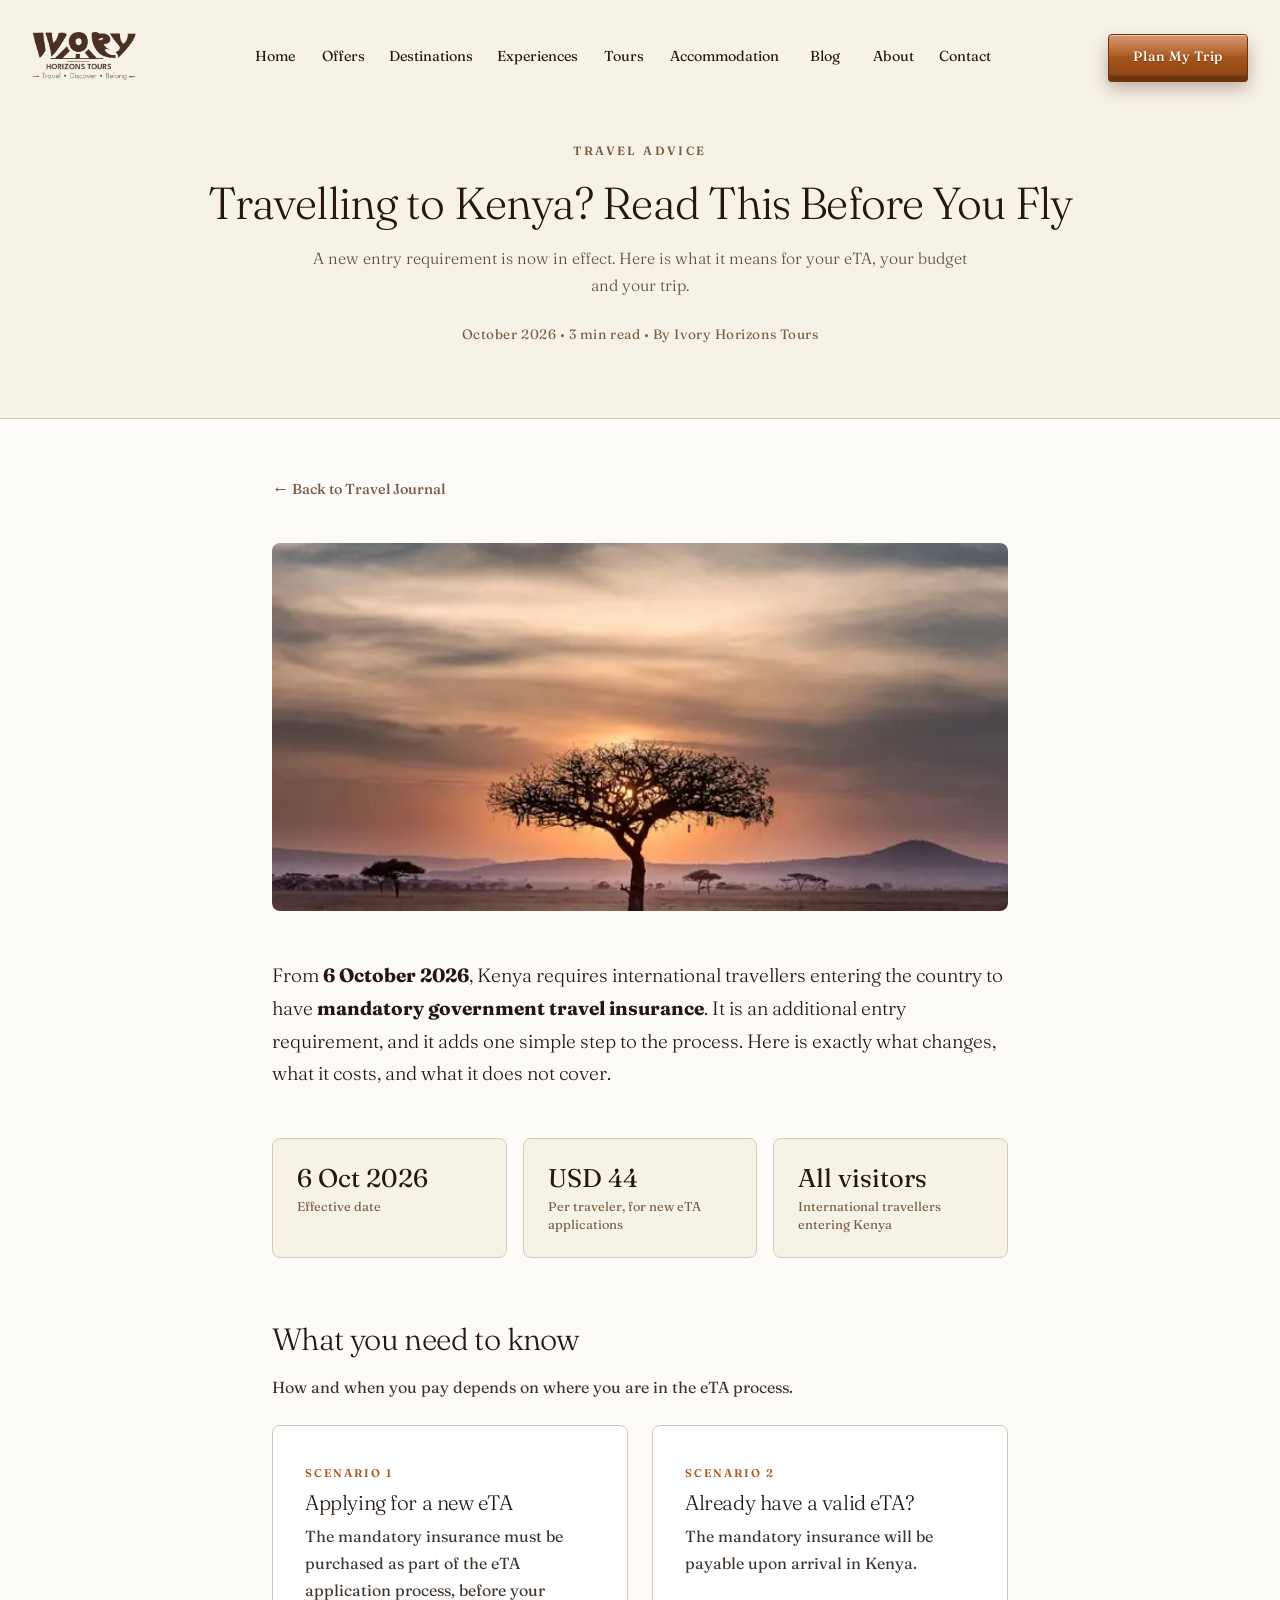
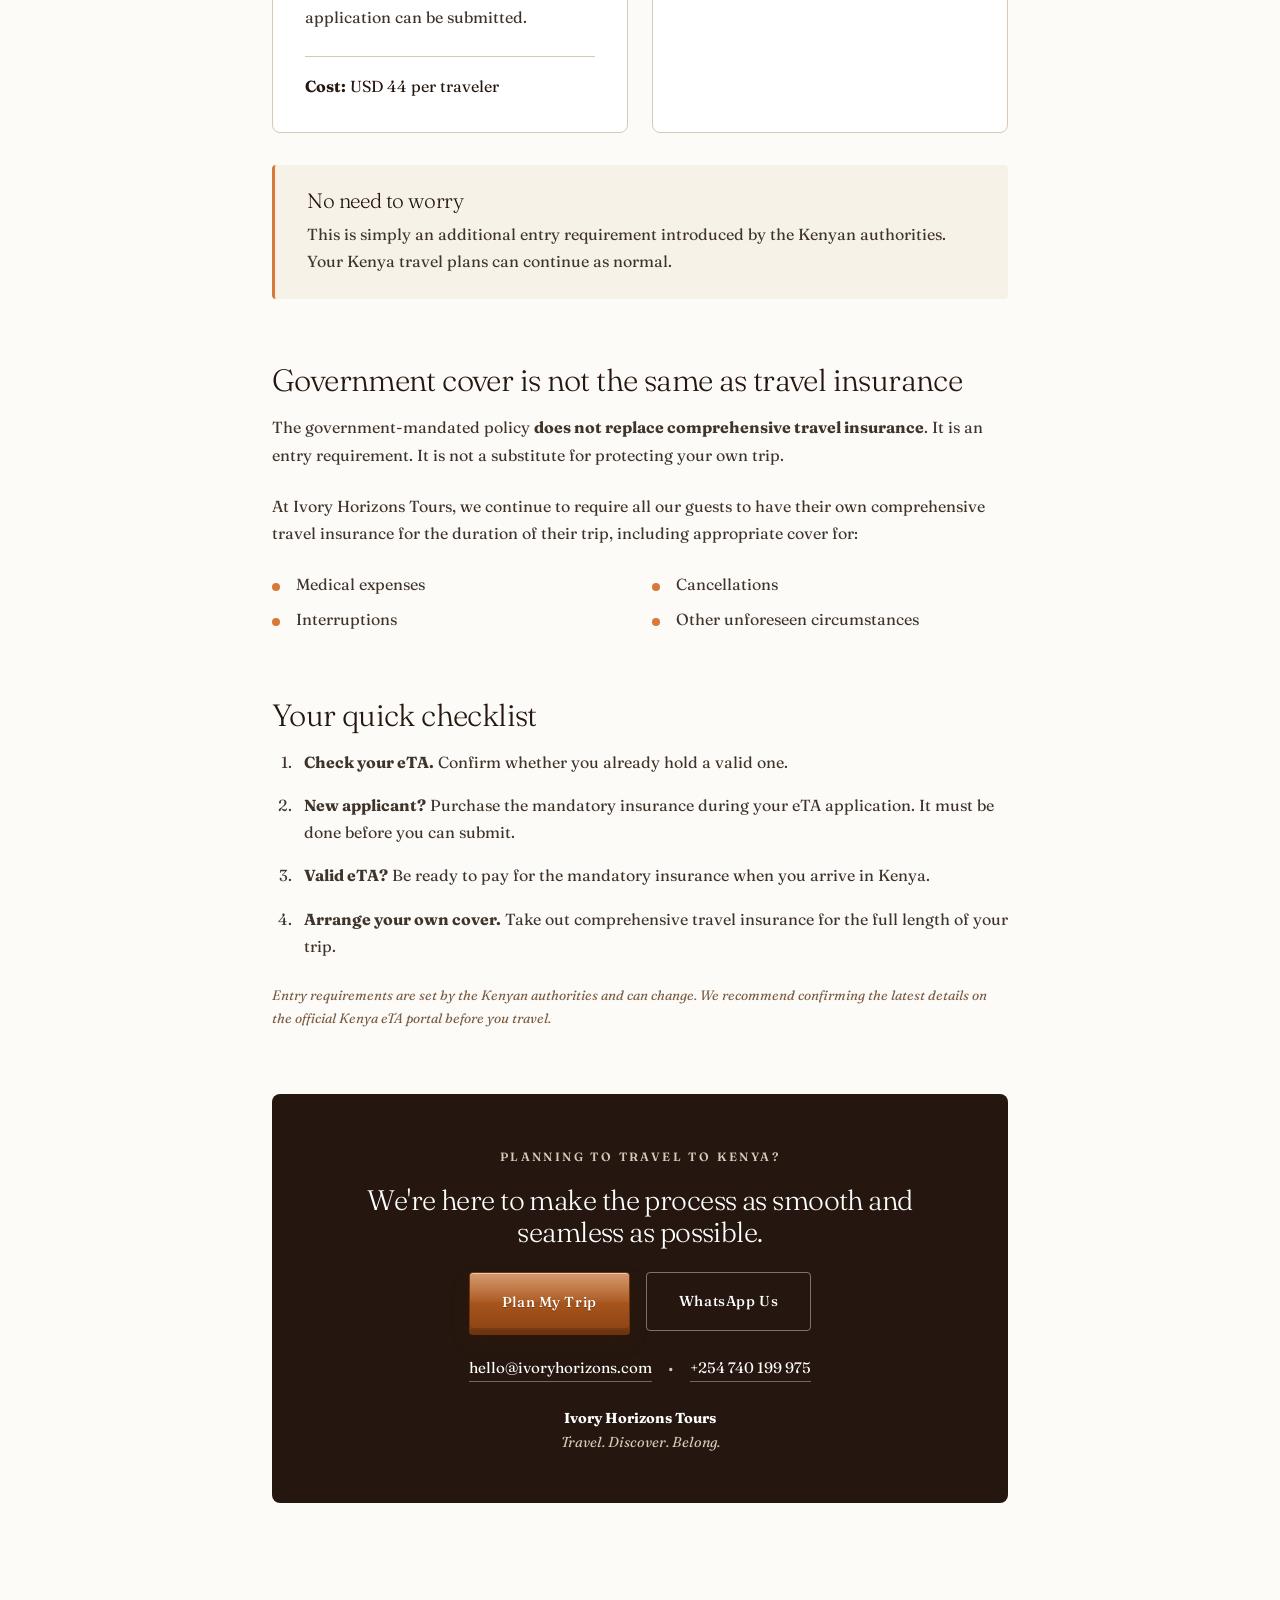
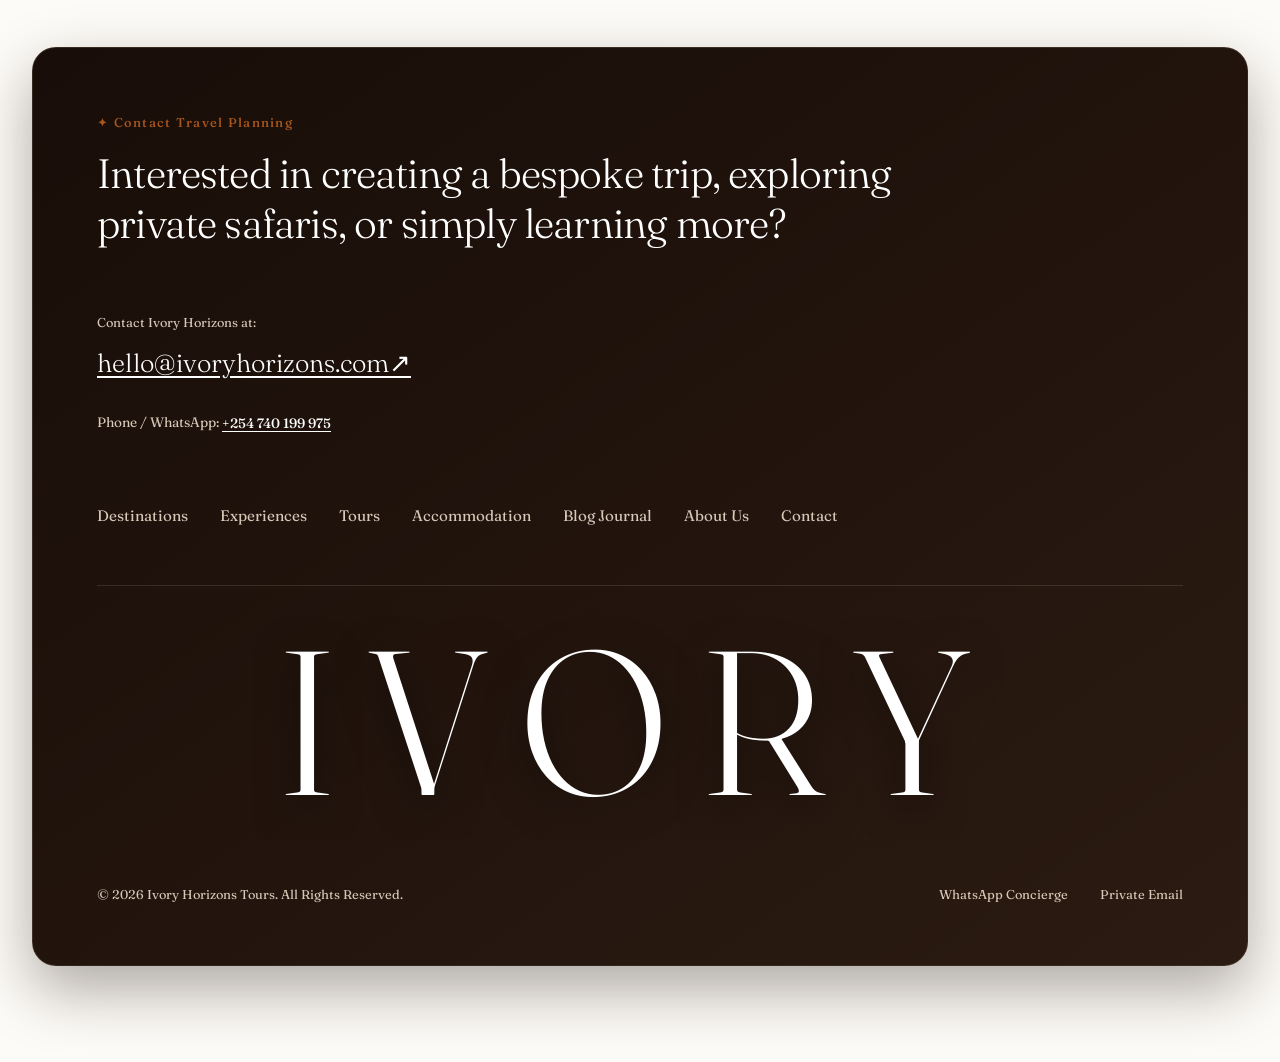
<file: kenya-travel-insurance-update.html>
<!DOCTYPE html>
<html lang="en">
<head>
  <meta charset="UTF-8">
  <meta name="viewport" content="width=device-width, initial-scale=1.0">
  <title>Travelling to Kenya? New Mandatory Travel Insurance Requirement | Ivory Horizons</title>
  <meta name="description" content="Kenya now requires mandatory government travel insurance for international travellers. Here is what changes for your eTA, what it costs, and why you still need your own comprehensive cover.">
  <link rel="icon" type="image/svg+xml" href="assets/tour-icons/favicon-set/ivory-32px.svg">
  <link rel="icon" type="image/svg+xml" href="assets/tour-icons/favicon-set/ivory-512px.svg" sizes="any">
  <link rel="apple-touch-icon" href="assets/tour-icons/favicon-set/ivory-180px.svg">
  <!-- TODO(domain): add <link rel="canonical"> plus absolute og:url and og:image once the live domain is confirmed (a relative canonical is invalid) -->
  <meta property="og:type" content="article">
  <meta property="og:site_name" content="Ivory Horizons">
  <meta property="og:title" content="Travelling to Kenya? New Mandatory Travel Insurance Requirement">
  <meta property="og:description" content="Kenya now requires mandatory government travel insurance for international travellers. Here is what changes for your eTA, what it costs, and why you still need your own comprehensive cover.">
  <meta property="og:image" content="assets/images/journey-migration.webp">
  <meta property="article:published_time" content="2026-10-09">
  <meta name="twitter:card" content="summary_large_image">
  <meta name="twitter:title" content="Travelling to Kenya? New Mandatory Travel Insurance Requirement">
  <meta name="twitter:description" content="Kenya now requires mandatory government travel insurance for international travellers. Here is what changes for your eTA, what it costs, and why you still need your own comprehensive cover.">
  <meta name="twitter:image" content="assets/images/journey-migration.webp">
  <meta name="apple-mobile-web-app-title" content="Ivory Horizons">
  <link rel="manifest" href="site.webmanifest">
  
  <link rel="preconnect" href="https://fonts.googleapis.com">
  <link rel="preconnect" href="https://fonts.gstatic.com" crossorigin>
  <link rel="preload" as="style" href="https://fonts.googleapis.com/css2?family=Fraunces:ital,opsz,wght@0,9..144,300;0,9..144,400;0,9..144,500;0,9..144,600;1,9..144,300&display=swap" onload="this.onload=null;this.rel='stylesheet'">
  <noscript><link rel="stylesheet" href="https://fonts.googleapis.com/css2?family=Fraunces:ital,opsz,wght@0,9..144,300;0,9..144,400;0,9..144,500;0,9..144,600;1,9..144,300&display=swap"></noscript>
  
  <link rel="stylesheet" href="assets/vendor/lenis/lenis.css" media="print" onload="this.media='all'">
  <noscript><link rel="stylesheet" href="assets/vendor/lenis/lenis.css"></noscript>
  <link rel="stylesheet" href="style.css">
  <script type="application/ld+json">
  {
    "@context": "https://schema.org",
    "@type": "Article",
    "headline": "Travelling to Kenya? Important Travel Insurance Update",
    "datePublished": "2026-10-09",
    "dateModified": "2026-10-09",
    "inLanguage": "en",
    "author": { "@type": "Organization", "name": "Ivory Horizons Tours" },
    "publisher": { "@type": "Organization", "name": "Ivory Horizons Tours" },
    "description": "Kenya has introduced a mandatory government travel insurance requirement for international travellers, effective 6 October 2026."
  }
  </script>
</head>
<body>
  <a class="skip-link" href="#main-content">Skip to main content</a>
  <audio id="bgMusic" loop preload="none">
    <source src="assets/background-music/masai-mara-v2-mastered-by-john-elleson-hartley.mp3" type="audio/mpeg">
  </audio>

  <!-- Navigation Header -->
  <header class="site-header" id="siteHeader">
    <div class="header-container">
      <a href="index.html" class="brand-logo" aria-label="Ivory Horizons Home">
        <img width="645" height="298" src="assets/images/ivory-dark-no-bg.png" alt="Ivory Horizons Logo" class="brand-logo-img" onerror="this.style.display='none'; this.nextElementSibling.style.display='block';">
        <span class="logo-mark-text" style="display: none;"><span class="logo-accent">Ivory</span> Horizons</span>
      </a>

      <nav class="main-nav" id="mainNav" aria-label="Main Navigation">
        <ul class="nav-list">
          <li><a href="index.html" class="nav-link">Home</a></li>
          <li><a href="index.html#offers" class="nav-link">Offers</a></li>
          <li><a href="index.html#destinations" class="nav-link">Destinations</a></li>
          <li><a href="index.html#experiences" class="nav-link">Experiences</a></li>
          <li><a href="index.html#journeys" class="nav-link">Tours</a></li>
          <li><a href="accommodation.html" class="nav-link">Accommodation</a></li>
          <li><a href="blog.html" class="nav-link active">Blog</a></li>
          <li><a href="index.html#about" class="nav-link">About</a></li>
          <li><a href="index.html#contact" class="nav-link">Contact</a></li>
        </ul>
      </nav>

      <div class="header-actions">
        <button type="button" class="btn btn-header-cta concierge-trigger">Plan My Trip</button>
        <button type="button" class="mobile-toggle" id="mobileToggle" aria-label="Toggle navigation menu" aria-expanded="false" aria-controls="mainNav">
          <span></span>
          <span></span>
        </button>
      </div>
    </div>
  </header>

  <main id="main-content" tabindex="-1">
    <section class="section section-hero-mini article-hero">
      <div class="container article-hero-inner text-center">
        <span class="section-badge">Travel Advice</span>
        <h1 class="section-title">Travelling to Kenya? Read This Before You Fly</h1>
        <p class="section-subtitle">A new entry requirement is now in effect. Here is what it means for your eTA, your budget and your trip.</p>
        <p class="article-meta">October 2026 &bull; 3 min read &bull; By Ivory Horizons Tours</p>
      </div>
    </section>

    <article class="article-wrap">
      <div class="container article-container">
        <a href="blog.html" class="btn-text article-back">&larr; Back to Travel Journal</a>

        <figure class="article-figure">
          <img width="1024" height="770" loading="lazy" decoding="async" src="assets/images/journey-migration.webp" srcset="assets/images/journey-migration-640.webp 640w, assets/images/journey-migration.webp 1024w" sizes="(max-width: 768px) 100vw, (max-width: 1200px) 50vw, 600px" alt="Acacia tree silhouetted against a Kenyan savannah sunset">
        </figure>

        <p class="article-lead">From <strong>6 October 2026</strong>, Kenya requires international travellers entering the country to have <strong>mandatory government travel insurance</strong>. It is an additional entry requirement, and it adds one simple step to the process. Here is exactly what changes, what it costs, and what it does not cover.</p>

        <div class="article-facts" role="list">
          <div class="article-fact" role="listitem">
            <span class="article-fact-value">6 Oct 2026</span>
            <span class="article-fact-label">Effective date</span>
          </div>
          <div class="article-fact" role="listitem">
            <span class="article-fact-value">USD 44</span>
            <span class="article-fact-label">Per traveler, for new eTA applications</span>
          </div>
          <div class="article-fact" role="listitem">
            <span class="article-fact-value">All visitors</span>
            <span class="article-fact-label">International travellers entering Kenya</span>
          </div>
        </div>

        <h2 class="article-h2">What you need to know</h2>
        <p>How and when you pay depends on where you are in the eTA process.</p>

        <div class="article-cards">
          <div class="article-card">
            <span class="article-card-tag">Scenario 1</span>
            <h3 class="article-h3">Applying for a new eTA</h3>
            <p>The mandatory insurance must be purchased as part of the eTA application process, before your application can be submitted.</p>
            <p class="article-card-cost"><strong>Cost:</strong> USD 44 per traveler</p>
          </div>
          <div class="article-card">
            <span class="article-card-tag">Scenario 2</span>
            <h3 class="article-h3">Already have a valid eTA?</h3>
            <p>The mandatory insurance will be payable upon arrival in Kenya.</p>
          </div>
        </div>

        <aside class="article-callout">
          <h3 class="article-h3">No need to worry</h3>
          <p>This is simply an additional entry requirement introduced by the Kenyan authorities. Your Kenya travel plans can continue as normal.</p>
        </aside>

        <h2 class="article-h2">Government cover is not the same as travel insurance</h2>
        <p>The government-mandated policy <strong>does not replace comprehensive travel insurance</strong>. It is an entry requirement. It is not a substitute for protecting your own trip.</p>
        <p>At Ivory Horizons Tours, we continue to require all our guests to have their own comprehensive travel insurance for the duration of their trip, including appropriate cover for:</p>
        <ul class="article-list">
          <li>Medical expenses</li>
          <li>Cancellations</li>
          <li>Interruptions</li>
          <li>Other unforeseen circumstances</li>
        </ul>

        <h2 class="article-h2">Your quick checklist</h2>
        <ol class="article-steps">
          <li><strong>Check your eTA.</strong> Confirm whether you already hold a valid one.</li>
          <li><strong>New applicant?</strong> Purchase the mandatory insurance during your eTA application. It must be done before you can submit.</li>
          <li><strong>Valid eTA?</strong> Be ready to pay for the mandatory insurance when you arrive in Kenya.</li>
          <li><strong>Arrange your own cover.</strong> Take out comprehensive travel insurance for the full length of your trip.</li>
        </ol>
        <p class="article-note">Entry requirements are set by the Kenyan authorities and can change. We recommend confirming the latest details on the official Kenya eTA portal before you travel.</p>

        <section class="article-cta">
          <span class="section-badge">Planning to travel to Kenya?</span>
          <h2 class="article-cta-title">We're here to make the process as smooth and seamless as possible.</h2>
          <div class="article-cta-actions">
            <button type="button" class="btn btn-primary concierge-trigger">Plan My Trip</button>
            <a href="https://wa.me/254740199975" target="_blank" rel="noopener" class="btn btn-ghost-dark">WhatsApp Us</a>
          </div>
          <p class="article-cta-contact">
            <a href="mailto:hello@ivoryhorizons.com">hello@ivoryhorizons.com</a>
            <span aria-hidden="true">&bull;</span>
            <a href="tel:+254740199975">+254 740 199 975</a>
          </p>
          <p class="article-signoff"><strong>Ivory Horizons Tours</strong><br><em>Travel. Discover. Belong.</em></p>
        </section>
      </div>
    </article>
  </main>

  <!-- Site Footer -->
  <div class="footer-outer-wrapper">
    <footer class="site-footer footer-popout-card" id="contact">
      <div class="footer-card-inner">
        <div class="footer-card-top">
          <div class="footer-tag-badge">✦ Contact Travel Planning</div>
          <h2 class="footer-headline">Interested in creating a bespoke trip, exploring private safaris, or simply learning more?</h2>
        </div>

        <div class="footer-card-middle">
          <div class="footer-contact-direct">
            <span class="contact-label">Contact Ivory Horizons at:</span>
            <a href="mailto:hello@ivoryhorizons.com" class="contact-email-link">hello@ivoryhorizons.com <span class="arrow-icon">↗</span></a>
            <span class="contact-phone-item">Phone / WhatsApp: <a href="https://wa.me/254740199975" target="_blank" rel="noopener">+254 740 199 975</a></span>
          </div>

          <div class="footer-nav-menu">
            <a href="index.html#destinations">Destinations</a>
            <a href="index.html#experiences">Experiences</a>
            <a href="index.html#journeys">Tours</a>
            <a href="accommodation.html">Accommodation</a>
            <a href="blog.html">Blog Journal</a>
            <a href="index.html#about">About Us</a>
            <a href="index.html#contact">Contact</a>
          </div>
        </div>

        <div class="footer-giant-brand-wrap">
          <span class="footer-giant-title">IVORY</span>
        </div>

        <div class="footer-card-bottom">
          <div class="footer-copyright-text">
            © 2026 Ivory Horizons Tours. All Rights Reserved.
          </div>
          <div class="footer-social-links">
            <a href="https://wa.me/254740199975" target="_blank" rel="noopener" class="footer-social-btn">WhatsApp Concierge</a>
            <a href="mailto:hello@ivoryhorizons.com" class="footer-social-btn">Private Email</a>
          </div>
        </div>
      </div>
    </footer>
  </div>

  <!-- CONCIERGE MODAL / STEP-BY-STEP JOURNEY PLANNER -->
  <dialog class="concierge-modal" data-lenis-prevent id="conciergeModal" aria-labelledby="modalTitle">
    <div class="modal-content-wrapper">
      <button type="button" class="modal-close" id="closeConciergeBtn" aria-label="Close modal">&times;</button>
      
      <div class="modal-header">
        <span class="modal-step-badge" id="stepBadge">Step 1 of 4</span>
        <h3 class="modal-title" id="modalTitle">What type of trip are you imagining?</h3>
        <p class="modal-subtitle" id="modalSubtitle">Select the experience that best captures your dream African escape.</p>
      </div>

      <!-- Step Progress Bar -->
      <div class="modal-progress-bar">
        <div class="progress-fill" id="progressFill" style="width: 25%;"></div>
      </div>

      <form id="conciergeForm" onsubmit="return false;">
        <!-- STEP 1: JOURNEY TYPE -->
        <div class="concierge-step step-active" data-step="1">
          <div class="option-grid">
            <label class="option-card">
              <input type="radio" name="journeyType" value="Safari Adventure" checked>
              <span class="card-box">
                <img src="assets/tour-icons/safari-adventure-icon.svg" alt="Safari Adventure" class="option-svg-icon">
                <span class="option-label">Safari Adventure</span>
              </span>
            </label>

            <label class="option-card">
              <input type="radio" name="journeyType" value="Beach Escape">
              <span class="card-box">
                <img src="assets/tour-icons/beach-escape-icon.svg" alt="Beach Escape" class="option-svg-icon">
                <span class="option-label">Beach Escape</span>
              </span>
            </label>

            <label class="option-card">
              <input type="radio" name="journeyType" value="Honeymoon">
              <span class="card-box">
                <img src="assets/tour-icons/honeymoon-icon.svg" alt="Honeymoon" class="option-svg-icon">
                <span class="option-label">Honeymoon</span>
              </span>
            </label>

            <label class="option-card">
              <input type="radio" name="journeyType" value="Luxury Retreat">
              <span class="card-box">
                <img src="assets/tour-icons/luxury-retreat-icon.svg" alt="Luxury Retreat" class="option-svg-icon">
                <span class="option-label">Luxury Retreat</span>
              </span>
            </label>

            <label class="option-card">
              <input type="radio" name="journeyType" value="Cultural Discoveries">
              <span class="card-box">
                <img src="assets/tour-icons/cultural-heritage-icon.svg" alt="Cultural Discoveries" class="option-svg-icon">
                <span class="option-label">Cultural Heritage</span>
              </span>
            </label>

            <label class="option-card">
              <input type="radio" name="journeyType" value="Wildlife Expedition">
              <span class="card-box">
                <img src="assets/tour-icons/adventure-trek-icon.svg" alt="Wildlife Expedition" class="option-svg-icon">
                <span class="option-label">Adventure Trek</span>
              </span>
            </label>
          </div>
        </div>

        <!-- STEP 2: DESTINATIONS -->
        <div class="concierge-step" data-step="2">
          <div class="option-grid">
            <label class="option-card">
              <input type="checkbox" name="destination" value="Kenya">
              <span class="card-box"><span class="option-label">Kenya</span></span>
            </label>
            <label class="option-card">
              <input type="checkbox" name="destination" value="Tanzania">
              <span class="card-box"><span class="option-label">Tanzania</span></span>
            </label>
            <label class="option-card">
              <input type="checkbox" name="destination" value="Uganda">
              <span class="card-box"><span class="option-label">Uganda</span></span>
            </label>
            <label class="option-card">
              <input type="checkbox" name="destination" value="Rwanda">
              <span class="card-box"><span class="option-label">Rwanda</span></span>
            </label>
            <label class="option-card">
              <input type="checkbox" name="destination" value="Zanzibar">
              <span class="card-box"><span class="option-label">Zanzibar</span></span>
            </label>
            <label class="option-card">
              <input type="checkbox" name="destination" value="Mauritius">
              <span class="card-box"><span class="option-label">Mauritius</span></span>
            </label>
            <label class="option-card">
              <input type="checkbox" name="destination" value="Egypt">
              <span class="card-box"><span class="option-label">Egypt</span></span>
            </label>
            <label class="option-card">
              <input type="checkbox" name="destination" value="Ghana">
              <span class="card-box"><span class="option-label">Ghana</span></span>
            </label>
            <label class="option-card">
              <input type="checkbox" name="destination" value="Malaysia">
              <span class="card-box"><span class="option-label">Malaysia</span></span>
            </label>
            <label class="option-card">
              <input type="checkbox" name="destination" value="Singapore">
              <span class="card-box"><span class="option-label">Singapore</span></span>
            </label>
            <label class="option-card">
              <input type="checkbox" name="destination" value="Turkey">
              <span class="card-box"><span class="option-label">Turkey</span></span>
            </label>
            <label class="option-card">
              <input type="checkbox" name="destination" value="Bali">
              <span class="card-box"><span class="option-label">Bali</span></span>
            </label>
          </div>
        </div>

        <!-- STEP 3: TRIP DETAILS (ENHANCED WITH IMAGE 5 PILL SELECTIONS) -->
        <div class="concierge-step" data-step="3">
          <div class="form-fields-grid">
            <!-- Travel Companions -->
            <div class="form-group full-width">
              <label>Who will you be travelling with?</label>
              <div class="pill-group">
                <label class="pill-option">
                  <input type="radio" name="travelCompanions" value="I travel solo">
                  <span class="pill-box">I travel solo</span>
                </label>
                <label class="pill-option">
                  <input type="radio" name="travelCompanions" value="My partner" checked>
                  <span class="pill-box">My partner</span>
                </label>
                <label class="pill-option">
                  <input type="radio" name="travelCompanions" value="My family">
                  <span class="pill-box">My family</span>
                </label>
                <label class="pill-option">
                  <input type="radio" name="travelCompanions" value="My friends">
                  <span class="pill-box">My friends</span>
                </label>
              </div>
            </div>

            <!-- Budget Selection -->
            <div class="form-group full-width">
              <label>What is your budget per person?</label>
              <div class="pill-group">
                <label class="pill-option">
                  <input type="radio" name="budgetPill" value="1000-3000 USD">
                  <span class="pill-box">1000-3000 USD</span>
                </label>
                <label class="pill-option">
                  <input type="radio" name="budgetPill" value="3000-5000 USD" checked>
                  <span class="pill-box">3000-5000 USD</span>
                </label>
                <label class="pill-option">
                  <input type="radio" name="budgetPill" value="5000+ USD">
                  <span class="pill-box">5000+ USD</span>
                </label>
                <label class="pill-option">
                  <input type="radio" name="budgetPill" value="Not Sure">
                  <span class="pill-box">Not Sure</span>
                </label>
              </div>
            </div>

            <!-- Flight Status & Travel Timing -->
            <div class="form-group">
              <label>Have you booked your flights?</label>
              <div class="pill-group">
                <label class="pill-option">
                  <input type="radio" name="flightStatus" value="Yes">
                  <span class="pill-box">Yes</span>
                </label>
                <label class="pill-option">
                  <input type="radio" name="flightStatus" value="No" checked>
                  <span class="pill-box">No</span>
                </label>
              </div>
            </div>

            <div class="form-group">
              <label>When do you want to travel?</label>
              <div class="travel-timing-inputs">
                <select id="travelYear" class="timing-select" aria-label="Travel year">
                  <option value="" disabled selected>Year</option>
                  <option value="2026">2026</option>
                  <option value="2027">2027</option>
                  <option value="2028">2028</option>
                </select>
                <select id="travelMonth" class="timing-select" aria-label="Travel month">
                  <option value="" disabled selected>Month</option>
                  <option value="January">January</option>
                  <option value="February">February</option>
                  <option value="March">March</option>
                  <option value="April">April</option>
                  <option value="May">May</option>
                  <option value="June">June</option>
                  <option value="July">July</option>
                  <option value="August">August</option>
                  <option value="September">September</option>
                  <option value="October">October</option>
                  <option value="November">November</option>
                  <option value="December">December</option>
                </select>
                <select id="travelDuration" class="timing-select" aria-label="Trip duration">
                  <option value="" disabled selected>For How long</option>
                  <option value="3-5 Days">3-5 Days</option>
                  <option value="7-10 Days">7-10 Days</option>
                  <option value="10-14 Days">10-14 Days</option>
                  <option value="2+ Weeks">2+ Weeks</option>
                </select>
              </div>
            </div>

            <div class="form-group full-width">
              <label for="specialPreferences">Please tell us a bit more about your travel plans</label>
              <textarea id="specialPreferences" rows="3" placeholder="Tell us about your preferred style, celebratory occasions, dietary needs, or specific desires..."></textarea>
            </div>
          </div>
        </div>

        <!-- STEP 4: CONTACT & SUBMIT -->
        <div class="concierge-step" data-step="4">
          <div class="form-fields-grid">
            <div class="form-group">
              <label for="firstName">First Name *</label>
              <input type="text" id="firstName" required placeholder="First Name">
            </div>

            <div class="form-group">
              <label for="lastName">Last Name *</label>
              <input type="text" id="lastName" required placeholder="Last Name">
            </div>

            <div class="form-group">
              <label for="guestEmail">Email Address *</label>
              <input type="email" id="guestEmail" required placeholder="your.email@domain.com">
            </div>

            <div class="form-group">
              <label for="guestPhone">Telephone Number *</label>
              <input type="tel" id="guestPhone" required placeholder="+1 (555) 000-0000">
            </div>

            <div class="form-group full-width">
              <label for="contactPreference">Preferred Contact Method</label>
              <select id="contactPreference">
                <option value="WhatsApp Concierge">WhatsApp Concierge</option>
                <option value="Private Email">Private Email</option>
                <option value="Scheduled Video Consultation">Scheduled Video Consultation</option>
              </select>
            </div>

            <div class="form-group full-width">
              <label class="checkbox-label" style="display: flex; align-items: center; gap: 10px; cursor: pointer; font-weight: normal; font-size: 0.85rem;">
                <input type="checkbox" id="newsletterOptIn" checked style="width: 16px; height: 16px; accent-color: var(--brown-accent);">
                <span>Yes, I'd like to receive a monthly newsletter featuring travel tips, exclusive offers, reviews and news.</span>
              </label>
            </div>
          </div>
        </div>

        <!-- CONFIRMATION MESSAGE STATE -->
        <div class="concierge-step step-confirmation" id="confirmationStep" style="display: none;">
          <div class="confirmation-box text-center">
            <span class="confirmation-icon">✨</span>
            <h3 class="confirmation-headline">Your Trip Beyond The Horizon Awaits</h3>
            <p class="confirmation-text">
              Thank you. Your request has been logged and our concierge team is preparing your bespoke proposal within 24 hours.
            </p>
            <div class="summary-recap" id="summaryRecap"></div>
            <div class="confirmation-cta-group" style="display: flex; gap: 16px; justify-content: center; margin-top: 24px; flex-wrap: wrap;">
              <button type="button" class="btn btn-whatsapp" id="whatsappCtaBtn">Continue on WhatsApp 💬</button>
              <button type="button" class="btn btn-outline" id="closeConfirmationBtn">Close Window</button>
            </div>
          </div>
        </div>

        <!-- Modal Controls Footer -->
        <div class="modal-footer-nav" id="modalFooterNav">
          <button type="button" class="btn btn-outline" id="prevStepBtn" style="display: none;">&larr; Back</button>
          <button type="button" class="btn btn-primary" id="nextStepBtn">Next Step &rarr;</button>
          <button type="submit" class="btn btn-primary" id="submitConciergeBtn" style="display: none;">Submit Booking Request</button>
        </div>
      </form>
    </div>
  </dialog>

  <!-- DEDICATED MULTI-STEP ACCOMMODATION BOOKING FLOW MODAL -->
  <dialog class="concierge-modal" data-lenis-prevent id="accomBookingModal" aria-labelledby="accomModalTitle">
    <div class="modal-content-wrapper">
      <button type="button" class="modal-close" id="closeAccomModalBtn" aria-label="Close modal">&times;</button>
      
      <div class="modal-header">
        <span class="modal-step-badge" id="accomStepBadge">Step 1 of 5</span>
        <h3 class="modal-title" id="accomModalTitle">Confirm Your Sanctuary</h3>
        <p class="modal-subtitle" id="accomModalSubtitle">Review your selected accommodation before selecting stay parameters.</p>
      </div>

      <!-- Progress Bar -->
      <div class="modal-progress-bar">
        <div class="progress-fill" id="accomProgressFill" style="width: 20%;"></div>
      </div>

      <form id="accomBookingForm" onsubmit="return false;">
        
        <!-- STEP 1: CONFIRM ACCOMMODATION -->
        <div class="accom-step step-active" data-step="1">
          <div class="accom-preview-card">
            <div class="accom-preview-img-wrap">
              <img id="accomPreviewImg" width="1024" height="682" loading="lazy" decoding="async" src="assets/images/accommodation-imgs/angama-mara.webp" srcset="assets/images/accommodation-imgs/angama-mara-640.webp 640w, assets/images/accommodation-imgs/angama-mara.webp 1024w" sizes="(max-width: 768px) 100vw, (max-width: 1200px) 50vw, 600px" alt="Selected Hotel">
              <span class="badge-tag" id="accomPreviewBadge">Kenya</span>
            </div>
            <div class="accom-preview-info">
              <h4 class="preview-hotel-name" id="accomPreviewName">Angama Mara</h4>
              <span class="preview-location" id="accomPreviewLocation">📍 Maasai Mara, Kenya</span>
              <p class="preview-desc" id="accomPreviewDesc">Perched high on the rim of the Great Rift Valley overlooking the Maasai Mara...</p>
              <div class="preview-price-box" id="accomPreviewPrice">
                <span class="price-label">Starting Rate:</span>
                <strong class="price-val" id="accomPriceVal">$1,850 USD / night</strong>
              </div>
            </div>
          </div>
        </div>

        <!-- STEP 2: STAY DETAILS -->
        <div class="accom-step" data-step="2">
          <div class="form-fields-grid">
            <div class="form-group">
              <label for="accomCheckIn">Check-in Date *</label>
              <input type="date" id="accomCheckIn" required>
            </div>

            <div class="form-group">
              <label for="accomCheckOut">Check-out Date *</label>
              <input type="date" id="accomCheckOut" required>
            </div>

            <!-- Guests Selection -->
            <div class="form-group full-width">
              <label>Number of Guests</label>
              <div class="pill-group">
                <label class="pill-option">
                  <input type="radio" name="accomGuests" value="1 Guest">
                  <span class="pill-box">1 Guest</span>
                </label>
                <label class="pill-option">
                  <input type="radio" name="accomGuests" value="2 Guests" checked>
                  <span class="pill-box">2 Guests</span>
                </label>
                <label class="pill-option">
                  <input type="radio" name="accomGuests" value="3 Guests">
                  <span class="pill-box">3 Guests</span>
                </label>
                <label class="pill-option">
                  <input type="radio" name="accomGuests" value="4 Guests">
                  <span class="pill-box">4 Guests</span>
                </label>
                <label class="pill-option">
                  <input type="radio" name="accomGuests" value="5+ Guests">
                  <span class="pill-box">5+ Guests</span>
                </label>
              </div>
            </div>

            <!-- Number of Rooms -->
            <div class="form-group">
              <label for="accomRooms">Number of Rooms</label>
              <select id="accomRooms">
                <option value="1 Room" selected>1 Room</option>
                <option value="2 Rooms">2 Rooms</option>
                <option value="3 Rooms">3 Rooms</option>
                <option value="4+ Rooms">4+ Rooms</option>
              </select>
            </div>

            <!-- Room Type -->
            <div class="form-group full-width">
              <label>Room Type</label>
              <div class="pill-group">
                <label class="pill-option">
                  <input type="radio" name="accomRoomType" value="Single Room">
                  <span class="pill-box">Single Room</span>
                </label>
                <label class="pill-option">
                  <input type="radio" name="accomRoomType" value="Double Room" checked>
                  <span class="pill-box">Double Room</span>
                </label>
                <label class="pill-option">
                  <input type="radio" name="accomRoomType" value="Twin Room">
                  <span class="pill-box">Twin Room</span>
                </label>
                <label class="pill-option">
                  <input type="radio" name="accomRoomType" value="Family Room">
                  <span class="pill-box">Family Room</span>
                </label>
                <label class="pill-option">
                  <input type="radio" name="accomRoomType" value="Suite">
                  <span class="pill-box">Suite</span>
                </label>
              </div>
            </div>
          </div>
        </div>

        <!-- STEP 3: GUEST INFORMATION -->
        <div class="accom-step" data-step="3">
          <div class="form-fields-grid">
            <div class="form-group">
              <label for="accomFirstName">First Name *</label>
              <input type="text" id="accomFirstName" required placeholder="First Name">
            </div>

            <div class="form-group">
              <label for="accomLastName">Last Name *</label>
              <input type="text" id="accomLastName" required placeholder="Last Name">
            </div>

            <div class="form-group">
              <label for="accomEmail">Email Address *</label>
              <input type="email" id="accomEmail" required placeholder="your.email@domain.com">
            </div>

            <div class="form-group">
              <label for="accomPhone">Phone Number *</label>
              <input type="tel" id="accomPhone" required placeholder="+1 (555) 000-0000">
            </div>

            <div class="form-group full-width">
              <label for="accomWhatsApp">WhatsApp Number (Optional)</label>
              <input type="tel" id="accomWhatsApp" placeholder="Same as phone or enter WhatsApp number">
            </div>

            <div class="form-group full-width">
              <label>Preferred Contact Method</label>
              <div class="pill-group">
                <label class="pill-option">
                  <input type="radio" name="accomContactPref" value="WhatsApp" checked>
                  <span class="pill-box">WhatsApp</span>
                </label>
                <label class="pill-option">
                  <input type="radio" name="accomContactPref" value="Phone Call">
                  <span class="pill-box">Phone Call</span>
                </label>
                <label class="pill-option">
                  <input type="radio" name="accomContactPref" value="Email">
                  <span class="pill-box">Email</span>
                </label>
              </div>
            </div>
          </div>
        </div>

        <!-- STEP 4: YOUR STAY (PREFERENCES & SPECIAL REQUESTS) -->
        <div class="accom-step" data-step="4">
          <div class="form-fields-grid">
            <!-- Purpose of Travel -->
            <div class="form-group full-width">
              <label>Purpose of Travel</label>
              <div class="pill-group">
                <label class="pill-option">
                  <input type="radio" name="accomPurpose" value="Holiday" checked>
                  <span class="pill-box">Holiday</span>
                </label>
                <label class="pill-option">
                  <input type="radio" name="accomPurpose" value="Honeymoon">
                  <span class="pill-box">Honeymoon</span>
                </label>
                <label class="pill-option">
                  <input type="radio" name="accomPurpose" value="Anniversary">
                  <span class="pill-box">Anniversary</span>
                </label>
                <label class="pill-option">
                  <input type="radio" name="accomPurpose" value="Family Trip">
                  <span class="pill-box">Family Trip</span>
                </label>
                <label class="pill-option">
                  <input type="radio" name="accomPurpose" value="Business">
                  <span class="pill-box">Business</span>
                </label>
                <label class="pill-option">
                  <input type="radio" name="accomPurpose" value="Adventure">
                  <span class="pill-box">Adventure</span>
                </label>
                <label class="pill-option">
                  <input type="radio" name="accomPurpose" value="Other">
                  <span class="pill-box">Other</span>
                </label>
              </div>
            </div>

            <!-- Special Requests Tags -->
            <div class="form-group full-width">
              <label>Special Services & Amenities (Select all that apply)</label>
              <div class="pill-group">
                <label class="pill-option">
                  <input type="checkbox" name="accomReqTags" value="Airport transfer">
                  <span class="pill-box">✈️ Airport transfer</span>
                </label>
                <label class="pill-option">
                  <input type="checkbox" name="accomReqTags" value="Early check-in">
                  <span class="pill-box">🌅 Early check-in</span>
                </label>
                <label class="pill-option">
                  <input type="checkbox" name="accomReqTags" value="Late check-out">
                  <span class="pill-box">🌙 Late check-out</span>
                </label>
                <label class="pill-option">
                  <input type="checkbox" name="accomReqTags" value="Baby cot">
                  <span class="pill-box">👶 Baby cot</span>
                </label>
                <label class="pill-option">
                  <input type="checkbox" name="accomReqTags" value="Wheelchair accessibility">
                  <span class="pill-box">♿ Wheelchair accessibility</span>
                </label>
                <label class="pill-option">
                  <input type="checkbox" name="accomReqTags" value="Vegetarian meals">
                  <span class="pill-box">🥗 Vegetarian meals</span>
                </label>
                <label class="pill-option">
                  <input type="checkbox" name="accomReqTags" value="Connecting rooms">
                  <span class="pill-box">🚪 Connecting rooms</span>
                </label>
                <label class="pill-option">
                  <input type="checkbox" name="accomReqTags" value="Celebration setup">
                  <span class="pill-box">🎉 Celebration setup</span>
                </label>
              </div>
            </div>

            <div class="form-group full-width">
              <label for="accomSpecialText">Special Requests & Personal Vision</label>
              <textarea id="accomSpecialText" rows="3" placeholder="Tell us anything that will make your stay more comfortable."></textarea>
            </div>
          </div>
        </div>

        <!-- STEP 5: REVIEW & SUBMIT -->
        <div class="accom-step" data-step="5">
          <div class="confirmation-box text-center">
            <h4 class="confirmation-headline" style="font-size: 1.8rem; margin-bottom: 8px;">Review Your Sanctuary Reservation</h4>
            <p class="confirmation-text" style="margin-bottom: 16px;">Please confirm your stay details before submitting your concierge request.</p>
            
            <div class="summary-recap" id="accomSummaryRecap"></div>

            <div class="confirmation-cta-group" style="display: flex; gap: 16px; justify-content: center; margin-top: 24px; flex-wrap: wrap;">
              <button type="submit" class="btn btn-primary" id="submitAccomBtn">Submit Booking Request</button>
              <button type="button" class="btn btn-whatsapp" id="accomWhatsAppCtaBtn">Continue on WhatsApp 💬</button>
            </div>
          </div>
        </div>

        <!-- MODAL FOOTER NAV BUTTONS -->
        <div class="modal-footer-nav" id="accomModalFooterNav">
          <button type="button" class="btn btn-outline" id="prevAccomStepBtn" style="display: none;">&larr; Back</button>
          <button type="button" class="btn btn-primary" id="nextAccomStepBtn">Continue &rarr;</button>
        </div>

      </form>
    </div>
  </dialog>

  <script src="assets/vendor/lenis/lenis.min.js" defer></script>
  <script src="app.js" defer></script>
</body>
</html>
</file>
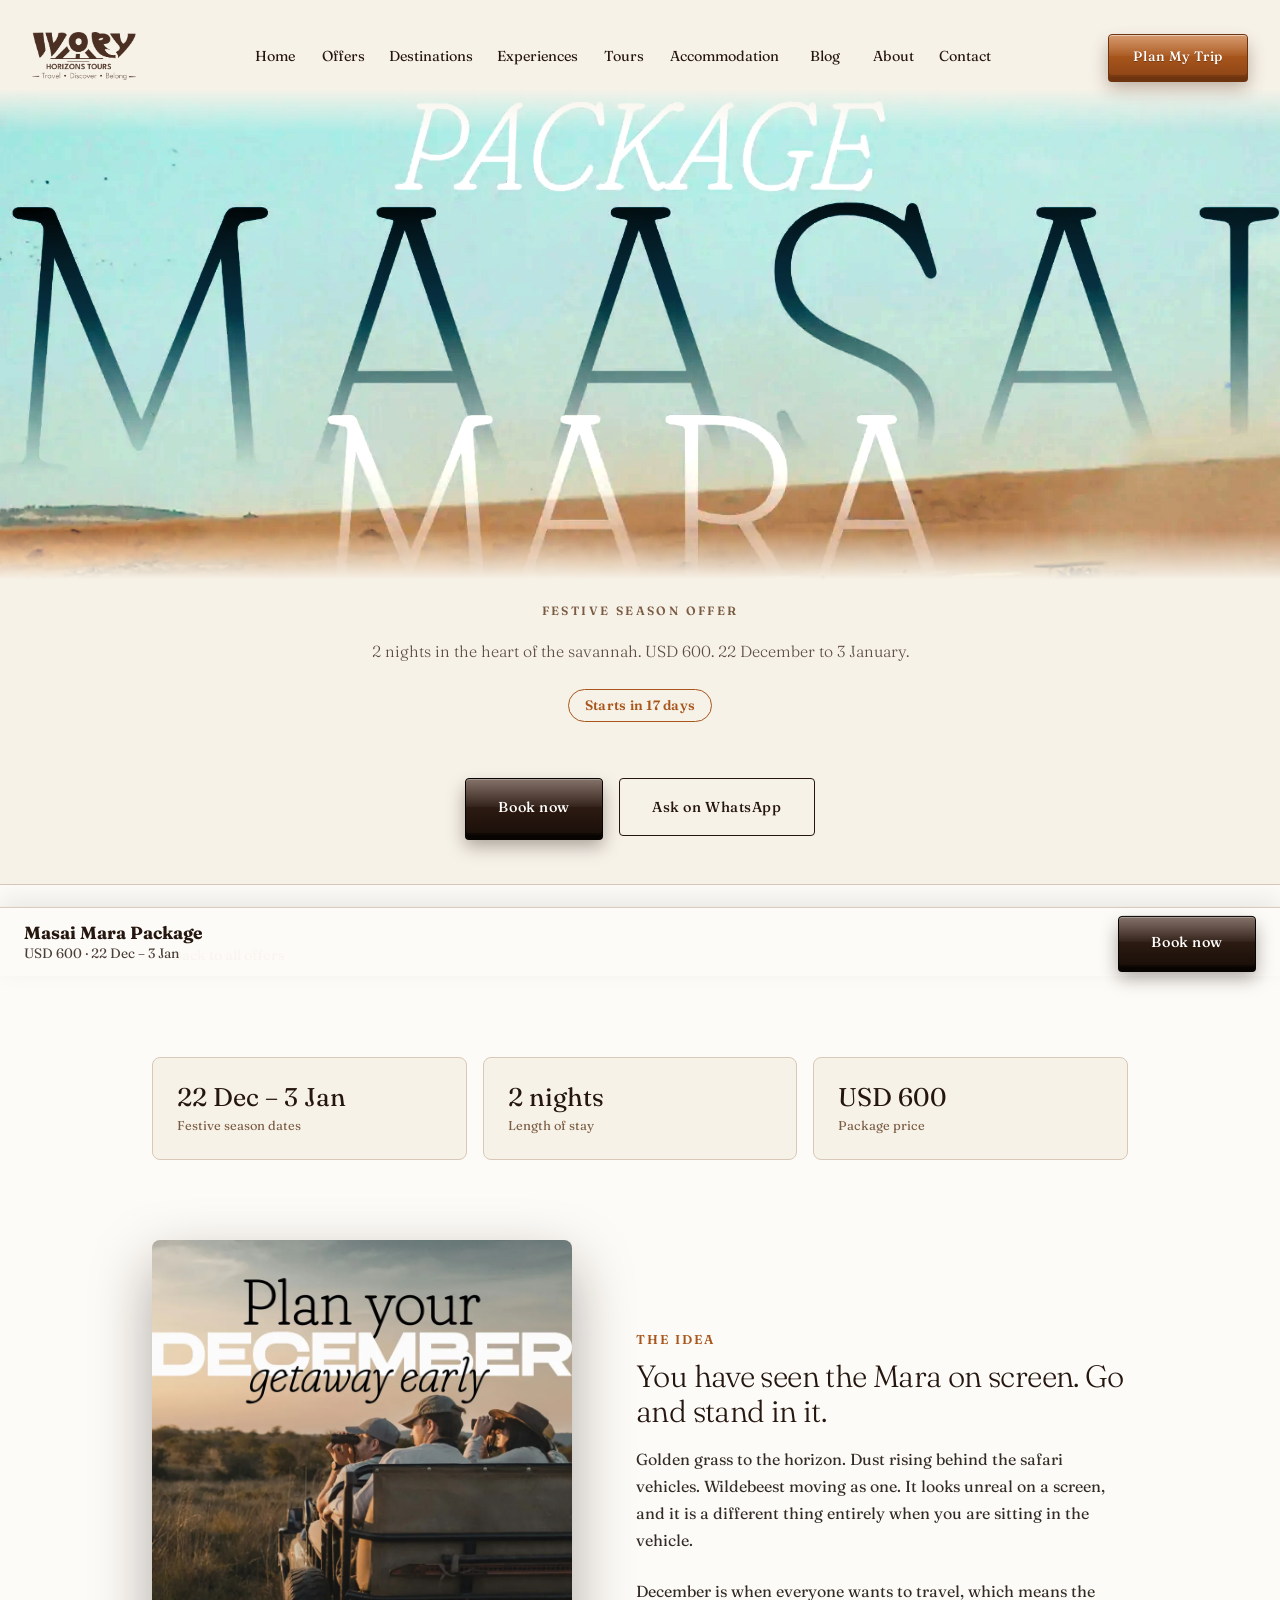
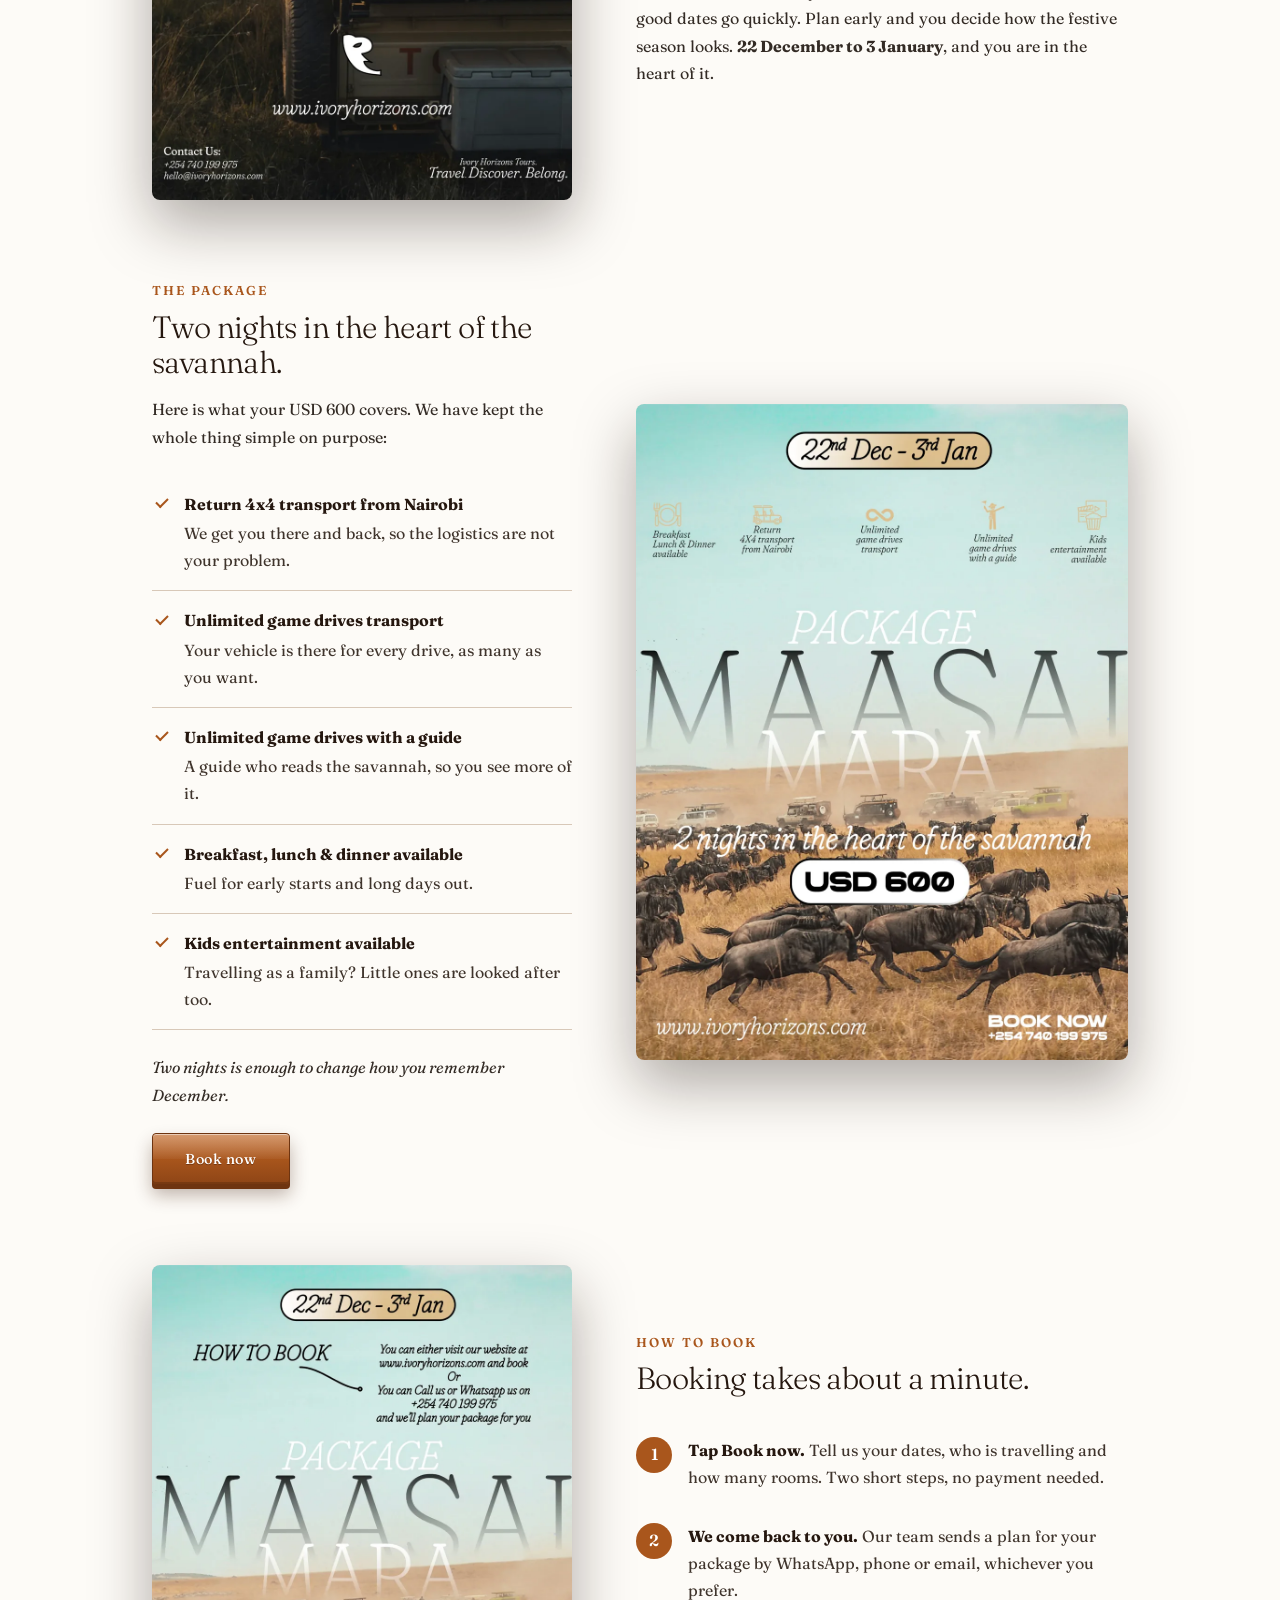
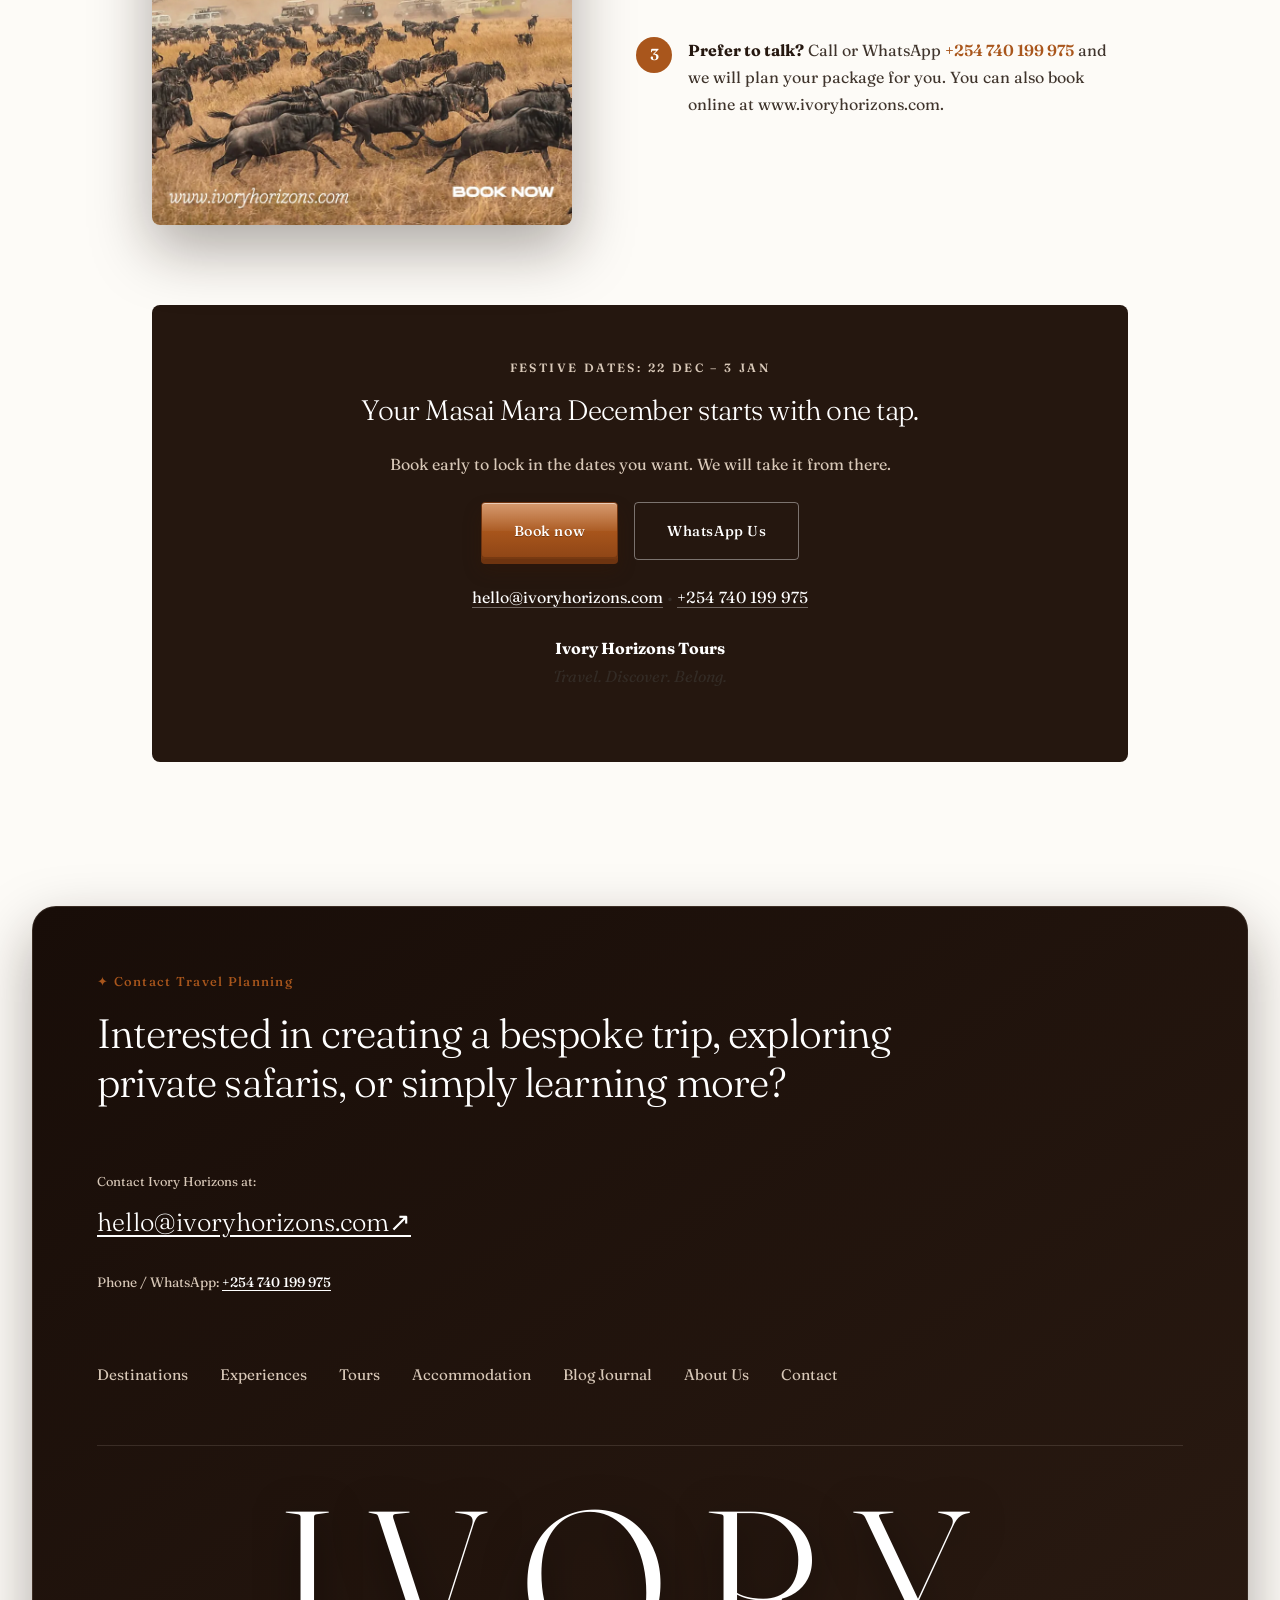
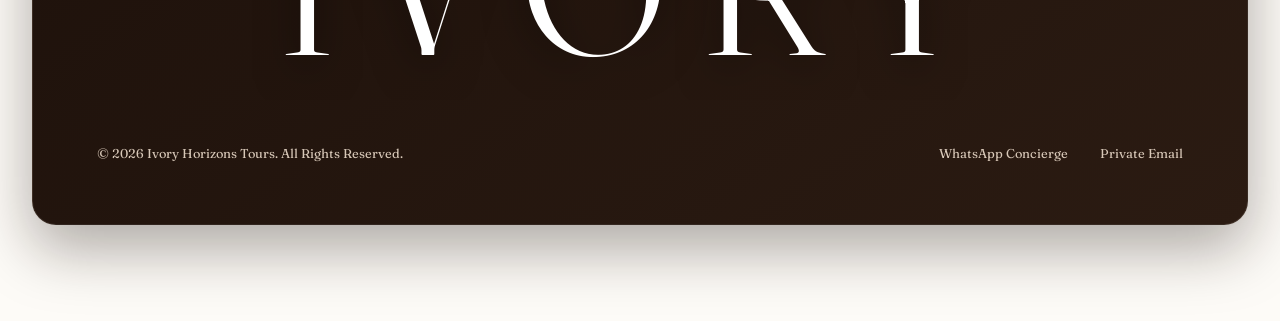
<file: masai-mara-package.html>
<!DOCTYPE html>
<html lang="en">
<head>
  <meta charset="UTF-8">
  <meta name="viewport" content="width=device-width, initial-scale=1.0">
  <title>Masai Mara Package: 2 nights in the heart of the savannah | Ivory Horizons</title>
  <meta name="description" content="The Masai Mara Package: 2 nights in the heart of the savannah for USD 600, 22 December to 3 January. Return 4x4 transport from Nairobi and unlimited game drives with a guide.">
  <link rel="icon" type="image/svg+xml" href="assets/tour-icons/favicon-set/ivory-32px.svg">
  <link rel="icon" type="image/svg+xml" href="assets/tour-icons/favicon-set/ivory-512px.svg" sizes="any">
  <link rel="apple-touch-icon" href="assets/tour-icons/favicon-set/ivory-180px.svg">
  <!-- TODO(domain): add <link rel="canonical"> plus absolute og:url and og:image once the live domain is confirmed (a relative canonical is invalid) -->
  <meta property="og:type" content="website">
  <meta property="og:site_name" content="Ivory Horizons">
  <meta property="og:title" content="Masai Mara Package: 2 nights in the heart of the savannah">
  <meta property="og:description" content="The Masai Mara Package: 2 nights in the heart of the savannah for USD 600, 22 December to 3 January. Return 4x4 transport from Nairobi and unlimited game drives with a guide.">
  <meta property="og:image" content="assets/images/offers/masai-mara-package.webp">
  <meta name="twitter:card" content="summary_large_image">
  <meta name="twitter:title" content="Masai Mara Package: 2 nights in the heart of the savannah">
  <meta name="twitter:description" content="The Masai Mara Package: 2 nights in the heart of the savannah for USD 600, 22 December to 3 January. Return 4x4 transport from Nairobi and unlimited game drives with a guide.">
  <meta name="twitter:image" content="assets/images/offers/masai-mara-package.webp">
  <meta name="apple-mobile-web-app-title" content="Ivory Horizons">
  <link rel="manifest" href="site.webmanifest">
  
  <link rel="preconnect" href="https://fonts.googleapis.com">
  <link rel="preconnect" href="https://fonts.gstatic.com" crossorigin>
  <link rel="preload" as="style" href="https://fonts.googleapis.com/css2?family=Fraunces:ital,opsz,wght@0,9..144,300;0,9..144,400;0,9..144,500;0,9..144,600;1,9..144,300&display=swap" onload="this.onload=null;this.rel='stylesheet'">
  <noscript><link rel="stylesheet" href="https://fonts.googleapis.com/css2?family=Fraunces:ital,opsz,wght@0,9..144,300;0,9..144,400;0,9..144,500;0,9..144,600;1,9..144,300&display=swap"></noscript>
  
  <link rel="stylesheet" href="assets/vendor/lenis/lenis.css" media="print" onload="this.media='all'">
  <noscript><link rel="stylesheet" href="assets/vendor/lenis/lenis.css"></noscript>
  <link rel="stylesheet" href="style.css">
  <script type="application/ld+json">
  {
    "@context": "https://schema.org",
    "@type": "TouristTrip",
    "name": "Masai Mara Package",
    "description": "The Masai Mara Package: 2 nights in the heart of the savannah for USD 600, 22 December to 3 January. Return 4x4 transport from Nairobi and unlimited game drives with a guide.",
    "touristType": "Safari and leisure travellers",
    "provider": {
      "@type": "Organization",
      "name": "Ivory Horizons Tours"
    },
    "offers": {
      "@type": "Offer",
      "price": "600",
      "priceCurrency": "USD",
      "availabilityStarts": "2026-12-22",
      "availabilityEnds": "2027-01-03",
      "url": "masai-mara-package.html"
    }
  }
  </script>
</head>
<body>
  <a class="skip-link" href="#main-content">Skip to main content</a>
  <audio id="bgMusic" loop preload="none">
    <source src="assets/background-music/masai-mara-v2-mastered-by-john-elleson-hartley.mp3" type="audio/mpeg">
  </audio>

  <!-- Navigation Header -->
  <header class="site-header" id="siteHeader">
    <div class="header-container">
      <a href="index.html" class="brand-logo" aria-label="Ivory Horizons Home">
        <img width="645" height="298" src="assets/images/ivory-dark-no-bg.png" alt="Ivory Horizons Logo" class="brand-logo-img" onerror="this.style.display='none'; this.nextElementSibling.style.display='block';">
        <span class="logo-mark-text" style="display: none;"><span class="logo-accent">Ivory</span> Horizons</span>
      </a>

      <nav class="main-nav" id="mainNav" aria-label="Main Navigation">
        <ul class="nav-list">
          <li><a href="index.html" class="nav-link">Home</a></li>
          <li><a href="index.html#offers" class="nav-link active">Offers</a></li>
          <li><a href="index.html#destinations" class="nav-link">Destinations</a></li>
          <li><a href="index.html#experiences" class="nav-link">Experiences</a></li>
          <li><a href="index.html#journeys" class="nav-link">Tours</a></li>
          <li><a href="accommodation.html" class="nav-link">Accommodation</a></li>
          <li><a href="blog.html" class="nav-link">Blog</a></li>
          <li><a href="index.html#about" class="nav-link">About</a></li>
          <li><a href="index.html#contact" class="nav-link">Contact</a></li>
        </ul>
      </nav>

      <div class="header-actions">
        <button type="button" class="btn btn-header-cta concierge-trigger">Plan My Trip</button>
        <button type="button" class="mobile-toggle" id="mobileToggle" aria-label="Toggle navigation menu" aria-expanded="false" aria-controls="mainNav">
          <span></span>
          <span></span>
        </button>
      </div>
    </div>
  </header>

  <main id="main-content" tabindex="-1">
    <section class="package-banner" style="--banner-filter: contrast(1.1) saturate(1.1); --banner-tint: rgba(0, 45, 65, 0.95)">
      <div class="package-banner-frame">
        <img class="package-banner-img" src="assets/images/offers/masai-mara-header.webp" srcset="assets/images/offers/masai-mara-header-800.webp 800w, assets/images/offers/masai-mara-header.webp 1500w" sizes="100vw" width="1500" height="600" fetchpriority="high" decoding="async" alt="Masai Mara Package: 2 nights in the heart of the savannah">
      </div>
    </section>

    <section class="package-intro">
      <div class="container article-hero-inner text-center">
        <h1 class="sr-only">Masai Mara Package</h1>
        <span class="section-badge">Festive Season Offer</span>
        <p class="section-subtitle">2 nights in the heart of the savannah. USD 600. 22 December to 3 January.</p>
        <p class="package-countdown" data-countdown="2026-12-22" data-countdown-end="2027-01-03" hidden></p>
        <div class="package-hero-actions" id="packageHeroActions">
          <button type="button" class="btn btn-primary concierge-trigger" data-type="Safari Adventure" data-dest="Kenya" data-skip-step1="true" data-compact-steps="true" data-journey="Masai Mara Package (22 Dec &ndash; 3 Jan)">Book now</button>
          <a class="btn btn-outline-dark" href="https://wa.me/254740199975?text=Hello%20Ivory%20Horizons%2C%20I'd%20like%20to%20book%20the%20Masai%20Mara%20Package%20(22%20Dec%20-%203%20Jan)." target="_blank" rel="noopener">Ask on WhatsApp</a>
        </div>
      </div>
    </section>

    <article class="article-wrap package-story">
      <div class="container package-container">
        <a href="index.html#offers" class="btn-text article-back">&larr; Back to all offers</a>

        <div class="article-facts" role="list">
          <div class="article-fact" role="listitem">
            <span class="article-fact-value">22 Dec &ndash; 3 Jan</span>
            <span class="article-fact-label">Festive season dates</span>
          </div>
          <div class="article-fact" role="listitem">
            <span class="article-fact-value">2 nights</span>
            <span class="article-fact-label">Length of stay</span>
          </div>
          <div class="article-fact" role="listitem">
            <span class="article-fact-value">USD 600</span>
            <span class="article-fact-label">Package price</span>
          </div>
        </div>

        <section class="package-chapter reveal">
          <figure class="package-poster"><img width="900" height="1200" decoding="async" fetchpriority="high" src="assets/images/offers/masai-mara-cover.webp" alt="Travellers watching the savannah at dusk from a safari vehicle, with the words Plan your December getaway early"></figure>
          <div class="package-copy">
            <span class="package-kicker">The idea</span>
            <h2 class="article-h2">You have seen the Mara on screen. Go and stand in it.</h2>
            <p>Golden grass to the horizon. Dust rising behind the safari vehicles. Wildebeest moving as one. It looks unreal on a screen, and it is a different thing entirely when you are sitting in the vehicle.</p>
            <p>December is when everyone wants to travel, which means the good dates go quickly. Plan early and you decide how the festive season looks. <strong>22 December to 3 January</strong>, and you are in the heart of it.</p>
          </div>
        </section>

        <section class="package-chapter package-chapter--flip reveal">
          <figure class="package-poster"><img width="1080" height="1440" loading="lazy" decoding="async" src="assets/images/offers/masai-mara-package.webp" alt="Masai Mara Package poster: wildebeest running across the savannah, 2 nights in the heart of the savannah, USD 600"></figure>
          <div class="package-copy">
            <span class="package-kicker">The package</span>
            <h2 class="article-h2">Two nights in the heart of the savannah.</h2>
            <p>Here is what your USD 600 covers. We have kept the whole thing simple on purpose:</p>
            <ul class="package-includes">
              <li><strong>Return 4x4 transport from Nairobi</strong><span>We get you there and back, so the logistics are not your problem.</span></li>
              <li><strong>Unlimited game drives transport</strong><span>Your vehicle is there for every drive, as many as you want.</span></li>
              <li><strong>Unlimited game drives with a guide</strong><span>A guide who reads the savannah, so you see more of it.</span></li>
              <li><strong>Breakfast, lunch &amp; dinner available</strong><span>Fuel for early starts and long days out.</span></li>
              <li><strong>Kids entertainment available</strong><span>Travelling as a family? Little ones are looked after too.</span></li>
            </ul>
            <p class="package-close">Two nights is enough to change how you remember December.</p>
            <div class="package-inline-cta">
              <button type="button" class="btn btn-primary concierge-trigger" data-type="Safari Adventure" data-dest="Kenya" data-skip-step1="true" data-compact-steps="true" data-journey="Masai Mara Package (22 Dec &ndash; 3 Jan)">Book now</button>
            </div>
          </div>
        </section>

        <section class="package-chapter reveal">
          <figure class="package-poster"><img width="900" height="1200" loading="lazy" decoding="async" src="assets/images/offers/masai-mara-how-to-book.webp" alt="How to book the Masai Mara Package: book on ivoryhorizons.com, or call or WhatsApp +254 740 199 975"></figure>
          <div class="package-copy">
            <span class="package-kicker">How to book</span>
            <h2 class="article-h2">Booking takes about a minute.</h2>
            <ol class="package-steps">
              <li><strong>Tap Book now.</strong> Tell us your dates, who is travelling and how many rooms. Two short steps, no payment needed.</li>
              <li><strong>We come back to you.</strong> Our team sends a plan for your package by WhatsApp, phone or email, whichever you prefer.</li>
              <li><strong>Prefer to talk?</strong> Call or WhatsApp <a href="tel:+254740199975">+254 740 199 975</a> and we will plan your package for you. You can also book online at www.ivoryhorizons.com.</li>
            </ol>
          </div>
        </section>

        <section class="article-cta package-final" id="packageFinal">
          <span class="section-badge">Festive dates: 22 Dec &ndash; 3 Jan</span>
          <h2 class="article-cta-title">Your Masai Mara December starts with one tap.</h2>
          <p class="package-final-note">Book early to lock in the dates you want. We will take it from there.</p>
          <div class="article-cta-actions">
            <button type="button" class="btn btn-primary concierge-trigger" data-type="Safari Adventure" data-dest="Kenya" data-skip-step1="true" data-compact-steps="true" data-journey="Masai Mara Package (22 Dec &ndash; 3 Jan)">Book now</button>
            <a href="https://wa.me/254740199975?text=Hello%20Ivory%20Horizons%2C%20I'd%20like%20to%20book%20the%20Masai%20Mara%20Package%20(22%20Dec%20-%203%20Jan)." target="_blank" rel="noopener" class="btn btn-ghost-dark">WhatsApp Us</a>
          </div>
          <p class="article-cta-contact">
            <a href="mailto:hello@ivoryhorizons.com">hello@ivoryhorizons.com</a>
            <span aria-hidden="true">&bull;</span>
            <a href="tel:+254740199975">+254 740 199 975</a>
          </p>
          <p class="article-signoff"><strong>Ivory Horizons Tours</strong><br><em>Travel. Discover. Belong.</em></p>
        </section>
      </div>
    </article>

    <div class="package-bar" id="packageBar" aria-hidden="true">
      <div class="package-bar-text">
        <strong>Masai Mara Package</strong>
        <span>USD 600 &middot; 22 Dec &ndash; 3 Jan</span>
      </div>
      <button type="button" class="btn btn-primary concierge-trigger" data-type="Safari Adventure" data-dest="Kenya" data-skip-step1="true" data-compact-steps="true" data-journey="Masai Mara Package (22 Dec &ndash; 3 Jan)">Book now</button>
    </div>
  </main>

  <!-- Site Footer -->
  <div class="footer-outer-wrapper">
    <footer class="site-footer footer-popout-card" id="contact">
      <div class="footer-card-inner">
        <div class="footer-card-top">
          <div class="footer-tag-badge">✦ Contact Travel Planning</div>
          <h2 class="footer-headline">Interested in creating a bespoke trip, exploring private safaris, or simply learning more?</h2>
        </div>

        <div class="footer-card-middle">
          <div class="footer-contact-direct">
            <span class="contact-label">Contact Ivory Horizons at:</span>
            <a href="mailto:hello@ivoryhorizons.com" class="contact-email-link">hello@ivoryhorizons.com <span class="arrow-icon">↗</span></a>
            <span class="contact-phone-item">Phone / WhatsApp: <a href="https://wa.me/254740199975" target="_blank" rel="noopener">+254 740 199 975</a></span>
          </div>

          <div class="footer-nav-menu">
            <a href="index.html#destinations">Destinations</a>
            <a href="index.html#experiences">Experiences</a>
            <a href="index.html#journeys">Tours</a>
            <a href="accommodation.html">Accommodation</a>
            <a href="blog.html">Blog Journal</a>
            <a href="index.html#about">About Us</a>
            <a href="index.html#contact">Contact</a>
          </div>
        </div>

        <div class="footer-giant-brand-wrap">
          <span class="footer-giant-title">IVORY</span>
        </div>

        <div class="footer-card-bottom">
          <div class="footer-copyright-text">
            © 2026 Ivory Horizons Tours. All Rights Reserved.
          </div>
          <div class="footer-social-links">
            <a href="https://wa.me/254740199975" target="_blank" rel="noopener" class="footer-social-btn">WhatsApp Concierge</a>
            <a href="mailto:hello@ivoryhorizons.com" class="footer-social-btn">Private Email</a>
          </div>
        </div>
      </div>
    </footer>
  </div>

  <!-- CONCIERGE MODAL / STEP-BY-STEP JOURNEY PLANNER -->
  <dialog class="concierge-modal" data-lenis-prevent id="conciergeModal" aria-labelledby="modalTitle">
    <div class="modal-content-wrapper">
      <button type="button" class="modal-close" id="closeConciergeBtn" aria-label="Close modal">&times;</button>
      
      <div class="modal-header">
        <span class="modal-step-badge" id="stepBadge">Step 1 of 4</span>
        <h3 class="modal-title" id="modalTitle">What type of trip are you imagining?</h3>
        <p class="modal-subtitle" id="modalSubtitle">Select the experience that best captures your dream African escape.</p>
      </div>

      <!-- Step Progress Bar -->
      <div class="modal-progress-bar">
        <div class="progress-fill" id="progressFill" style="width: 25%;"></div>
      </div>

      <form id="conciergeForm" onsubmit="return false;">
        <!-- STEP 1: JOURNEY TYPE -->
        <div class="concierge-step step-active" data-step="1">
          <div class="option-grid">
            <label class="option-card">
              <input type="radio" name="journeyType" value="Safari Adventure" checked>
              <span class="card-box">
                <img src="assets/tour-icons/safari-adventure-icon.svg" alt="Safari Adventure" class="option-svg-icon">
                <span class="option-label">Safari Adventure</span>
              </span>
            </label>

            <label class="option-card">
              <input type="radio" name="journeyType" value="Beach Escape">
              <span class="card-box">
                <img src="assets/tour-icons/beach-escape-icon.svg" alt="Beach Escape" class="option-svg-icon">
                <span class="option-label">Beach Escape</span>
              </span>
            </label>

            <label class="option-card">
              <input type="radio" name="journeyType" value="Honeymoon">
              <span class="card-box">
                <img src="assets/tour-icons/honeymoon-icon.svg" alt="Honeymoon" class="option-svg-icon">
                <span class="option-label">Honeymoon</span>
              </span>
            </label>

            <label class="option-card">
              <input type="radio" name="journeyType" value="Luxury Retreat">
              <span class="card-box">
                <img src="assets/tour-icons/luxury-retreat-icon.svg" alt="Luxury Retreat" class="option-svg-icon">
                <span class="option-label">Luxury Retreat</span>
              </span>
            </label>

            <label class="option-card">
              <input type="radio" name="journeyType" value="Cultural Discoveries">
              <span class="card-box">
                <img src="assets/tour-icons/cultural-heritage-icon.svg" alt="Cultural Discoveries" class="option-svg-icon">
                <span class="option-label">Cultural Heritage</span>
              </span>
            </label>

            <label class="option-card">
              <input type="radio" name="journeyType" value="Wildlife Expedition">
              <span class="card-box">
                <img src="assets/tour-icons/adventure-trek-icon.svg" alt="Wildlife Expedition" class="option-svg-icon">
                <span class="option-label">Adventure Trek</span>
              </span>
            </label>
          </div>
        </div>

        <!-- STEP 2: DESTINATIONS -->
        <div class="concierge-step" data-step="2">
          <div class="option-grid">
            <label class="option-card">
              <input type="checkbox" name="destination" value="Kenya">
              <span class="card-box"><span class="option-label">Kenya</span></span>
            </label>
            <label class="option-card">
              <input type="checkbox" name="destination" value="Tanzania">
              <span class="card-box"><span class="option-label">Tanzania</span></span>
            </label>
            <label class="option-card">
              <input type="checkbox" name="destination" value="Uganda">
              <span class="card-box"><span class="option-label">Uganda</span></span>
            </label>
            <label class="option-card">
              <input type="checkbox" name="destination" value="Rwanda">
              <span class="card-box"><span class="option-label">Rwanda</span></span>
            </label>
            <label class="option-card">
              <input type="checkbox" name="destination" value="Zanzibar">
              <span class="card-box"><span class="option-label">Zanzibar</span></span>
            </label>
            <label class="option-card">
              <input type="checkbox" name="destination" value="Mauritius">
              <span class="card-box"><span class="option-label">Mauritius</span></span>
            </label>
            <label class="option-card">
              <input type="checkbox" name="destination" value="Egypt">
              <span class="card-box"><span class="option-label">Egypt</span></span>
            </label>
            <label class="option-card">
              <input type="checkbox" name="destination" value="Ghana">
              <span class="card-box"><span class="option-label">Ghana</span></span>
            </label>
            <label class="option-card">
              <input type="checkbox" name="destination" value="Malaysia">
              <span class="card-box"><span class="option-label">Malaysia</span></span>
            </label>
            <label class="option-card">
              <input type="checkbox" name="destination" value="Singapore">
              <span class="card-box"><span class="option-label">Singapore</span></span>
            </label>
            <label class="option-card">
              <input type="checkbox" name="destination" value="Turkey">
              <span class="card-box"><span class="option-label">Turkey</span></span>
            </label>
            <label class="option-card">
              <input type="checkbox" name="destination" value="Bali">
              <span class="card-box"><span class="option-label">Bali</span></span>
            </label>
          </div>
        </div>

        <!-- STEP 3: TRIP DETAILS (ENHANCED WITH IMAGE 5 PILL SELECTIONS) -->
        <div class="concierge-step" data-step="3">
          <div class="form-fields-grid">
            <!-- Travel Companions -->
            <div class="form-group full-width">
              <label>Who will you be travelling with?</label>
              <div class="pill-group">
                <label class="pill-option">
                  <input type="radio" name="travelCompanions" value="I travel solo">
                  <span class="pill-box">I travel solo</span>
                </label>
                <label class="pill-option">
                  <input type="radio" name="travelCompanions" value="My partner" checked>
                  <span class="pill-box">My partner</span>
                </label>
                <label class="pill-option">
                  <input type="radio" name="travelCompanions" value="My family">
                  <span class="pill-box">My family</span>
                </label>
                <label class="pill-option">
                  <input type="radio" name="travelCompanions" value="My friends">
                  <span class="pill-box">My friends</span>
                </label>
              </div>
            </div>

            <!-- Budget Selection -->
            <div class="form-group full-width">
              <label>What is your budget per person?</label>
              <div class="pill-group">
                <label class="pill-option">
                  <input type="radio" name="budgetPill" value="1000-3000 USD">
                  <span class="pill-box">1000-3000 USD</span>
                </label>
                <label class="pill-option">
                  <input type="radio" name="budgetPill" value="3000-5000 USD" checked>
                  <span class="pill-box">3000-5000 USD</span>
                </label>
                <label class="pill-option">
                  <input type="radio" name="budgetPill" value="5000+ USD">
                  <span class="pill-box">5000+ USD</span>
                </label>
                <label class="pill-option">
                  <input type="radio" name="budgetPill" value="Not Sure">
                  <span class="pill-box">Not Sure</span>
                </label>
              </div>
            </div>

            <!-- Flight Status & Travel Timing -->
            <div class="form-group">
              <label>Have you booked your flights?</label>
              <div class="pill-group">
                <label class="pill-option">
                  <input type="radio" name="flightStatus" value="Yes">
                  <span class="pill-box">Yes</span>
                </label>
                <label class="pill-option">
                  <input type="radio" name="flightStatus" value="No" checked>
                  <span class="pill-box">No</span>
                </label>
              </div>
            </div>

            <div class="form-group">
              <label>When do you want to travel?</label>
              <div class="travel-timing-inputs">
                <select id="travelYear" class="timing-select" aria-label="Travel year">
                  <option value="" disabled selected>Year</option>
                  <option value="2026">2026</option>
                  <option value="2027">2027</option>
                  <option value="2028">2028</option>
                </select>
                <select id="travelMonth" class="timing-select" aria-label="Travel month">
                  <option value="" disabled selected>Month</option>
                  <option value="January">January</option>
                  <option value="February">February</option>
                  <option value="March">March</option>
                  <option value="April">April</option>
                  <option value="May">May</option>
                  <option value="June">June</option>
                  <option value="July">July</option>
                  <option value="August">August</option>
                  <option value="September">September</option>
                  <option value="October">October</option>
                  <option value="November">November</option>
                  <option value="December">December</option>
                </select>
                <select id="travelDuration" class="timing-select" aria-label="Trip duration">
                  <option value="" disabled selected>For How long</option>
                  <option value="3-5 Days">3-5 Days</option>
                  <option value="7-10 Days">7-10 Days</option>
                  <option value="10-14 Days">10-14 Days</option>
                  <option value="2+ Weeks">2+ Weeks</option>
                </select>
              </div>
            </div>

            <div class="form-group full-width">
              <label for="specialPreferences">Please tell us a bit more about your travel plans</label>
              <textarea id="specialPreferences" rows="3" placeholder="Tell us about your preferred style, celebratory occasions, dietary needs, or specific desires..."></textarea>
            </div>
          </div>
        </div>

        <!-- STEP 4: CONTACT & SUBMIT -->
        <div class="concierge-step" data-step="4">
          <div class="form-fields-grid">
            <div class="form-group">
              <label for="firstName">First Name *</label>
              <input type="text" id="firstName" required placeholder="First Name">
            </div>

            <div class="form-group">
              <label for="lastName">Last Name *</label>
              <input type="text" id="lastName" required placeholder="Last Name">
            </div>

            <div class="form-group">
              <label for="guestEmail">Email Address *</label>
              <input type="email" id="guestEmail" required placeholder="your.email@domain.com">
            </div>

            <div class="form-group">
              <label for="guestPhone">Telephone Number *</label>
              <input type="tel" id="guestPhone" required placeholder="+1 (555) 000-0000">
            </div>

            <div class="form-group full-width">
              <label for="contactPreference">Preferred Contact Method</label>
              <select id="contactPreference">
                <option value="WhatsApp Concierge">WhatsApp Concierge</option>
                <option value="Private Email">Private Email</option>
                <option value="Scheduled Video Consultation">Scheduled Video Consultation</option>
              </select>
            </div>

            <div class="form-group full-width">
              <label class="checkbox-label" style="display: flex; align-items: center; gap: 10px; cursor: pointer; font-weight: normal; font-size: 0.85rem;">
                <input type="checkbox" id="newsletterOptIn" checked style="width: 16px; height: 16px; accent-color: var(--brown-accent);">
                <span>Yes, I'd like to receive a monthly newsletter featuring travel tips, exclusive offers, reviews and news.</span>
              </label>
            </div>
          </div>
        </div>

        <!-- CONFIRMATION MESSAGE STATE -->
        <div class="concierge-step step-confirmation" id="confirmationStep" style="display: none;">
          <div class="confirmation-box text-center">
            <span class="confirmation-icon">✨</span>
            <h3 class="confirmation-headline">Your Trip Beyond The Horizon Awaits</h3>
            <p class="confirmation-text">
              Thank you. Your request has been logged and our concierge team is preparing your bespoke proposal within 24 hours.
            </p>
            <div class="summary-recap" id="summaryRecap"></div>
            <div class="confirmation-cta-group" style="display: flex; gap: 16px; justify-content: center; margin-top: 24px; flex-wrap: wrap;">
              <button type="button" class="btn btn-whatsapp" id="whatsappCtaBtn">Continue on WhatsApp 💬</button>
              <button type="button" class="btn btn-outline" id="closeConfirmationBtn">Close Window</button>
            </div>
          </div>
        </div>

        <!-- Modal Controls Footer -->
        <div class="modal-footer-nav" id="modalFooterNav">
          <button type="button" class="btn btn-outline" id="prevStepBtn" style="display: none;">&larr; Back</button>
          <button type="button" class="btn btn-primary" id="nextStepBtn">Next Step &rarr;</button>
          <button type="submit" class="btn btn-primary" id="submitConciergeBtn" style="display: none;">Submit Booking Request</button>
        </div>
      </form>
    </div>
  </dialog>

  <!-- DEDICATED MULTI-STEP ACCOMMODATION BOOKING FLOW MODAL -->
  <dialog class="concierge-modal" data-lenis-prevent id="accomBookingModal" aria-labelledby="accomModalTitle">
    <div class="modal-content-wrapper">
      <button type="button" class="modal-close" id="closeAccomModalBtn" aria-label="Close modal">&times;</button>
      
      <div class="modal-header">
        <span class="modal-step-badge" id="accomStepBadge">Step 1 of 5</span>
        <h3 class="modal-title" id="accomModalTitle">Confirm Your Sanctuary</h3>
        <p class="modal-subtitle" id="accomModalSubtitle">Review your selected accommodation before selecting stay parameters.</p>
      </div>

      <!-- Progress Bar -->
      <div class="modal-progress-bar">
        <div class="progress-fill" id="accomProgressFill" style="width: 20%;"></div>
      </div>

      <form id="accomBookingForm" onsubmit="return false;">
        
        <!-- STEP 1: CONFIRM ACCOMMODATION -->
        <div class="accom-step step-active" data-step="1">
          <div class="accom-preview-card">
            <div class="accom-preview-img-wrap">
              <img id="accomPreviewImg" width="1024" height="682" loading="lazy" decoding="async" src="assets/images/accommodation-imgs/angama-mara.webp" srcset="assets/images/accommodation-imgs/angama-mara-640.webp 640w, assets/images/accommodation-imgs/angama-mara.webp 1024w" sizes="(max-width: 768px) 100vw, (max-width: 1200px) 50vw, 600px" alt="Selected Hotel">
              <span class="badge-tag" id="accomPreviewBadge">Kenya</span>
            </div>
            <div class="accom-preview-info">
              <h4 class="preview-hotel-name" id="accomPreviewName">Angama Mara</h4>
              <span class="preview-location" id="accomPreviewLocation">📍 Maasai Mara, Kenya</span>
              <p class="preview-desc" id="accomPreviewDesc">Perched high on the rim of the Great Rift Valley overlooking the Maasai Mara...</p>
              <div class="preview-price-box" id="accomPreviewPrice">
                <span class="price-label">Starting Rate:</span>
                <strong class="price-val" id="accomPriceVal">$1,850 USD / night</strong>
              </div>
            </div>
          </div>
        </div>

        <!-- STEP 2: STAY DETAILS -->
        <div class="accom-step" data-step="2">
          <div class="form-fields-grid">
            <div class="form-group">
              <label for="accomCheckIn">Check-in Date *</label>
              <input type="date" id="accomCheckIn" required>
            </div>

            <div class="form-group">
              <label for="accomCheckOut">Check-out Date *</label>
              <input type="date" id="accomCheckOut" required>
            </div>

            <!-- Guests Selection -->
            <div class="form-group full-width">
              <label>Number of Guests</label>
              <div class="pill-group">
                <label class="pill-option">
                  <input type="radio" name="accomGuests" value="1 Guest">
                  <span class="pill-box">1 Guest</span>
                </label>
                <label class="pill-option">
                  <input type="radio" name="accomGuests" value="2 Guests" checked>
                  <span class="pill-box">2 Guests</span>
                </label>
                <label class="pill-option">
                  <input type="radio" name="accomGuests" value="3 Guests">
                  <span class="pill-box">3 Guests</span>
                </label>
                <label class="pill-option">
                  <input type="radio" name="accomGuests" value="4 Guests">
                  <span class="pill-box">4 Guests</span>
                </label>
                <label class="pill-option">
                  <input type="radio" name="accomGuests" value="5+ Guests">
                  <span class="pill-box">5+ Guests</span>
                </label>
              </div>
            </div>

            <!-- Number of Rooms -->
            <div class="form-group">
              <label for="accomRooms">Number of Rooms</label>
              <select id="accomRooms">
                <option value="1 Room" selected>1 Room</option>
                <option value="2 Rooms">2 Rooms</option>
                <option value="3 Rooms">3 Rooms</option>
                <option value="4+ Rooms">4+ Rooms</option>
              </select>
            </div>

            <!-- Room Type -->
            <div class="form-group full-width">
              <label>Room Type</label>
              <div class="pill-group">
                <label class="pill-option">
                  <input type="radio" name="accomRoomType" value="Single Room">
                  <span class="pill-box">Single Room</span>
                </label>
                <label class="pill-option">
                  <input type="radio" name="accomRoomType" value="Double Room" checked>
                  <span class="pill-box">Double Room</span>
                </label>
                <label class="pill-option">
                  <input type="radio" name="accomRoomType" value="Twin Room">
                  <span class="pill-box">Twin Room</span>
                </label>
                <label class="pill-option">
                  <input type="radio" name="accomRoomType" value="Family Room">
                  <span class="pill-box">Family Room</span>
                </label>
                <label class="pill-option">
                  <input type="radio" name="accomRoomType" value="Suite">
                  <span class="pill-box">Suite</span>
                </label>
              </div>
            </div>
          </div>
        </div>

        <!-- STEP 3: GUEST INFORMATION -->
        <div class="accom-step" data-step="3">
          <div class="form-fields-grid">
            <div class="form-group">
              <label for="accomFirstName">First Name *</label>
              <input type="text" id="accomFirstName" required placeholder="First Name">
            </div>

            <div class="form-group">
              <label for="accomLastName">Last Name *</label>
              <input type="text" id="accomLastName" required placeholder="Last Name">
            </div>

            <div class="form-group">
              <label for="accomEmail">Email Address *</label>
              <input type="email" id="accomEmail" required placeholder="your.email@domain.com">
            </div>

            <div class="form-group">
              <label for="accomPhone">Phone Number *</label>
              <input type="tel" id="accomPhone" required placeholder="+1 (555) 000-0000">
            </div>

            <div class="form-group full-width">
              <label for="accomWhatsApp">WhatsApp Number (Optional)</label>
              <input type="tel" id="accomWhatsApp" placeholder="Same as phone or enter WhatsApp number">
            </div>

            <div class="form-group full-width">
              <label>Preferred Contact Method</label>
              <div class="pill-group">
                <label class="pill-option">
                  <input type="radio" name="accomContactPref" value="WhatsApp" checked>
                  <span class="pill-box">WhatsApp</span>
                </label>
                <label class="pill-option">
                  <input type="radio" name="accomContactPref" value="Phone Call">
                  <span class="pill-box">Phone Call</span>
                </label>
                <label class="pill-option">
                  <input type="radio" name="accomContactPref" value="Email">
                  <span class="pill-box">Email</span>
                </label>
              </div>
            </div>
          </div>
        </div>

        <!-- STEP 4: YOUR STAY (PREFERENCES & SPECIAL REQUESTS) -->
        <div class="accom-step" data-step="4">
          <div class="form-fields-grid">
            <!-- Purpose of Travel -->
            <div class="form-group full-width">
              <label>Purpose of Travel</label>
              <div class="pill-group">
                <label class="pill-option">
                  <input type="radio" name="accomPurpose" value="Holiday" checked>
                  <span class="pill-box">Holiday</span>
                </label>
                <label class="pill-option">
                  <input type="radio" name="accomPurpose" value="Honeymoon">
                  <span class="pill-box">Honeymoon</span>
                </label>
                <label class="pill-option">
                  <input type="radio" name="accomPurpose" value="Anniversary">
                  <span class="pill-box">Anniversary</span>
                </label>
                <label class="pill-option">
                  <input type="radio" name="accomPurpose" value="Family Trip">
                  <span class="pill-box">Family Trip</span>
                </label>
                <label class="pill-option">
                  <input type="radio" name="accomPurpose" value="Business">
                  <span class="pill-box">Business</span>
                </label>
                <label class="pill-option">
                  <input type="radio" name="accomPurpose" value="Adventure">
                  <span class="pill-box">Adventure</span>
                </label>
                <label class="pill-option">
                  <input type="radio" name="accomPurpose" value="Other">
                  <span class="pill-box">Other</span>
                </label>
              </div>
            </div>

            <!-- Special Requests Tags -->
            <div class="form-group full-width">
              <label>Special Services & Amenities (Select all that apply)</label>
              <div class="pill-group">
                <label class="pill-option">
                  <input type="checkbox" name="accomReqTags" value="Airport transfer">
                  <span class="pill-box">✈️ Airport transfer</span>
                </label>
                <label class="pill-option">
                  <input type="checkbox" name="accomReqTags" value="Early check-in">
                  <span class="pill-box">🌅 Early check-in</span>
                </label>
                <label class="pill-option">
                  <input type="checkbox" name="accomReqTags" value="Late check-out">
                  <span class="pill-box">🌙 Late check-out</span>
                </label>
                <label class="pill-option">
                  <input type="checkbox" name="accomReqTags" value="Baby cot">
                  <span class="pill-box">👶 Baby cot</span>
                </label>
                <label class="pill-option">
                  <input type="checkbox" name="accomReqTags" value="Wheelchair accessibility">
                  <span class="pill-box">♿ Wheelchair accessibility</span>
                </label>
                <label class="pill-option">
                  <input type="checkbox" name="accomReqTags" value="Vegetarian meals">
                  <span class="pill-box">🥗 Vegetarian meals</span>
                </label>
                <label class="pill-option">
                  <input type="checkbox" name="accomReqTags" value="Connecting rooms">
                  <span class="pill-box">🚪 Connecting rooms</span>
                </label>
                <label class="pill-option">
                  <input type="checkbox" name="accomReqTags" value="Celebration setup">
                  <span class="pill-box">🎉 Celebration setup</span>
                </label>
              </div>
            </div>

            <div class="form-group full-width">
              <label for="accomSpecialText">Special Requests & Personal Vision</label>
              <textarea id="accomSpecialText" rows="3" placeholder="Tell us anything that will make your stay more comfortable."></textarea>
            </div>
          </div>
        </div>

        <!-- STEP 5: REVIEW & SUBMIT -->
        <div class="accom-step" data-step="5">
          <div class="confirmation-box text-center">
            <h4 class="confirmation-headline" style="font-size: 1.8rem; margin-bottom: 8px;">Review Your Sanctuary Reservation</h4>
            <p class="confirmation-text" style="margin-bottom: 16px;">Please confirm your stay details before submitting your concierge request.</p>
            
            <div class="summary-recap" id="accomSummaryRecap"></div>

            <div class="confirmation-cta-group" style="display: flex; gap: 16px; justify-content: center; margin-top: 24px; flex-wrap: wrap;">
              <button type="submit" class="btn btn-primary" id="submitAccomBtn">Submit Booking Request</button>
              <button type="button" class="btn btn-whatsapp" id="accomWhatsAppCtaBtn">Continue on WhatsApp 💬</button>
            </div>
          </div>
        </div>

        <!-- MODAL FOOTER NAV BUTTONS -->
        <div class="modal-footer-nav" id="accomModalFooterNav">
          <button type="button" class="btn btn-outline" id="prevAccomStepBtn" style="display: none;">&larr; Back</button>
          <button type="button" class="btn btn-primary" id="nextAccomStepBtn">Continue &rarr;</button>
        </div>

      </form>
    </div>
  </dialog>

  <script src="assets/vendor/lenis/lenis.min.js" defer></script>
  <script src="app.js" defer></script>
</body>
</html>
</file>
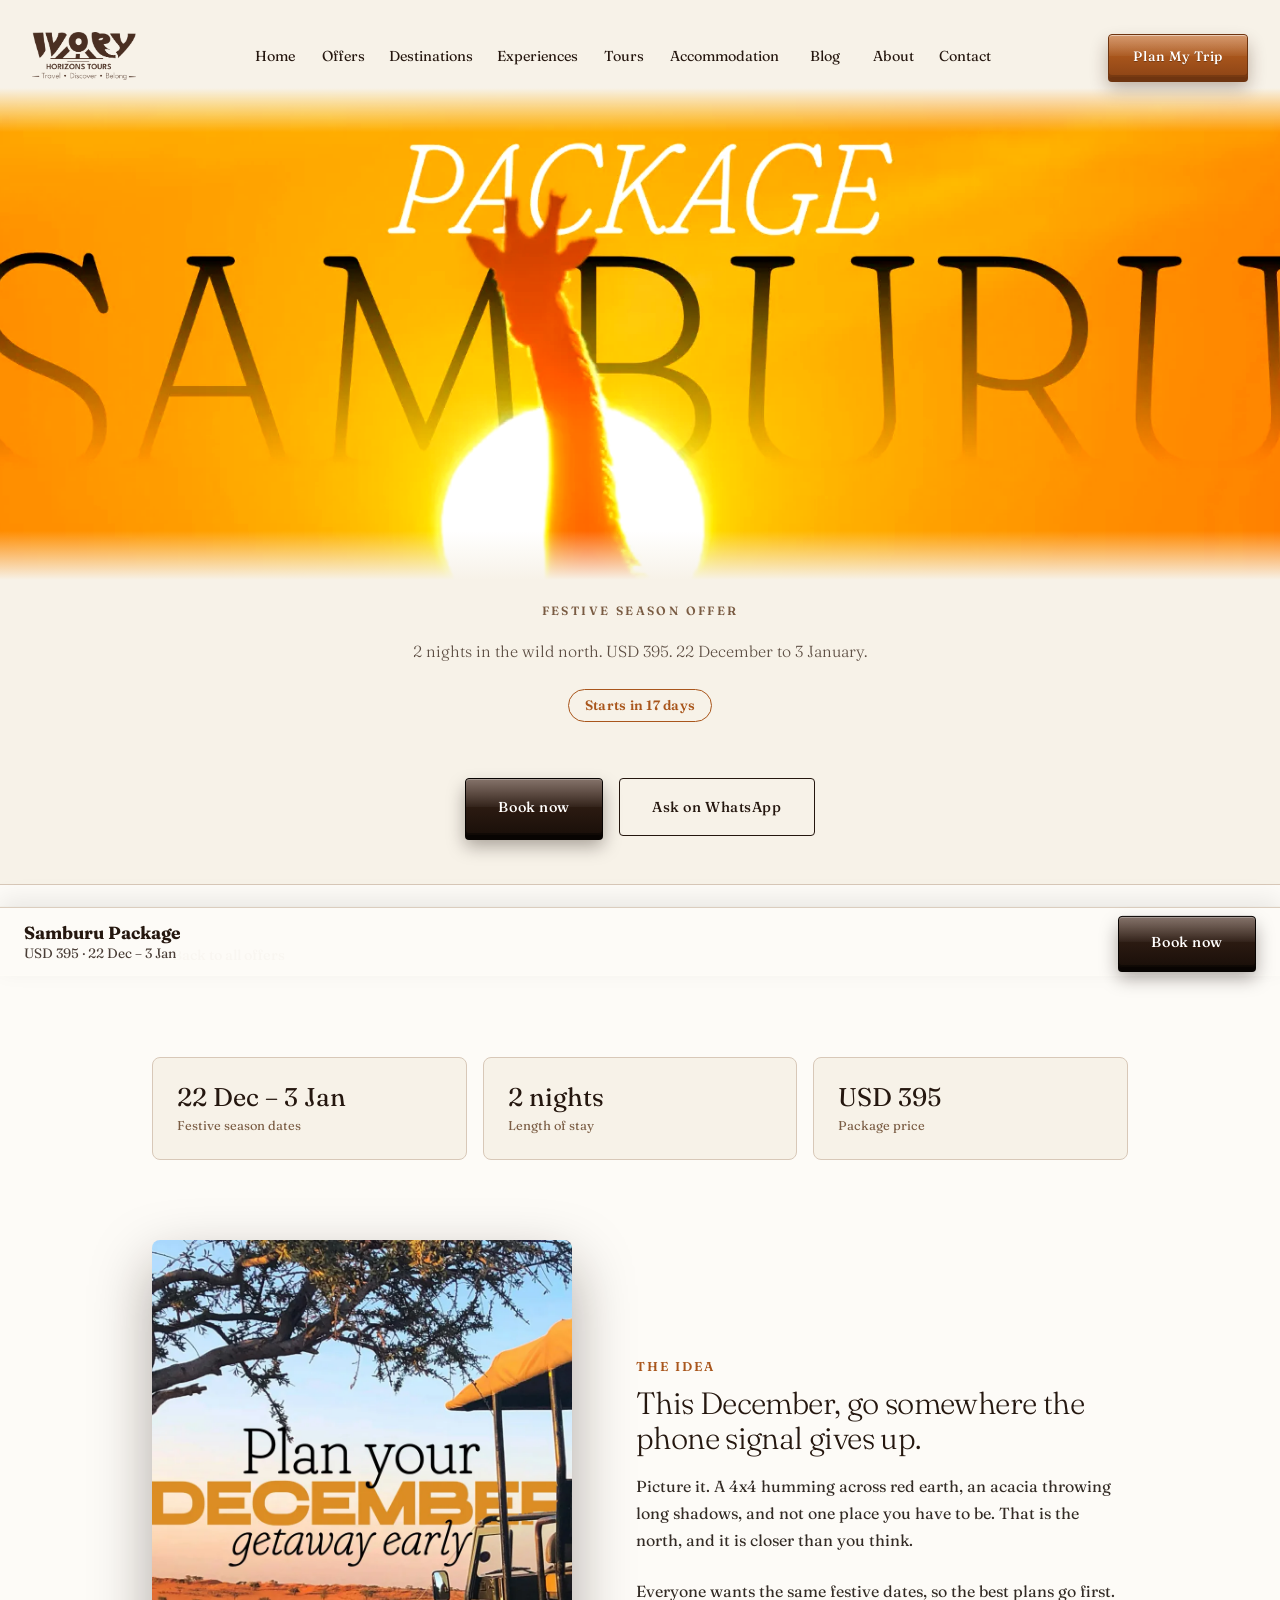
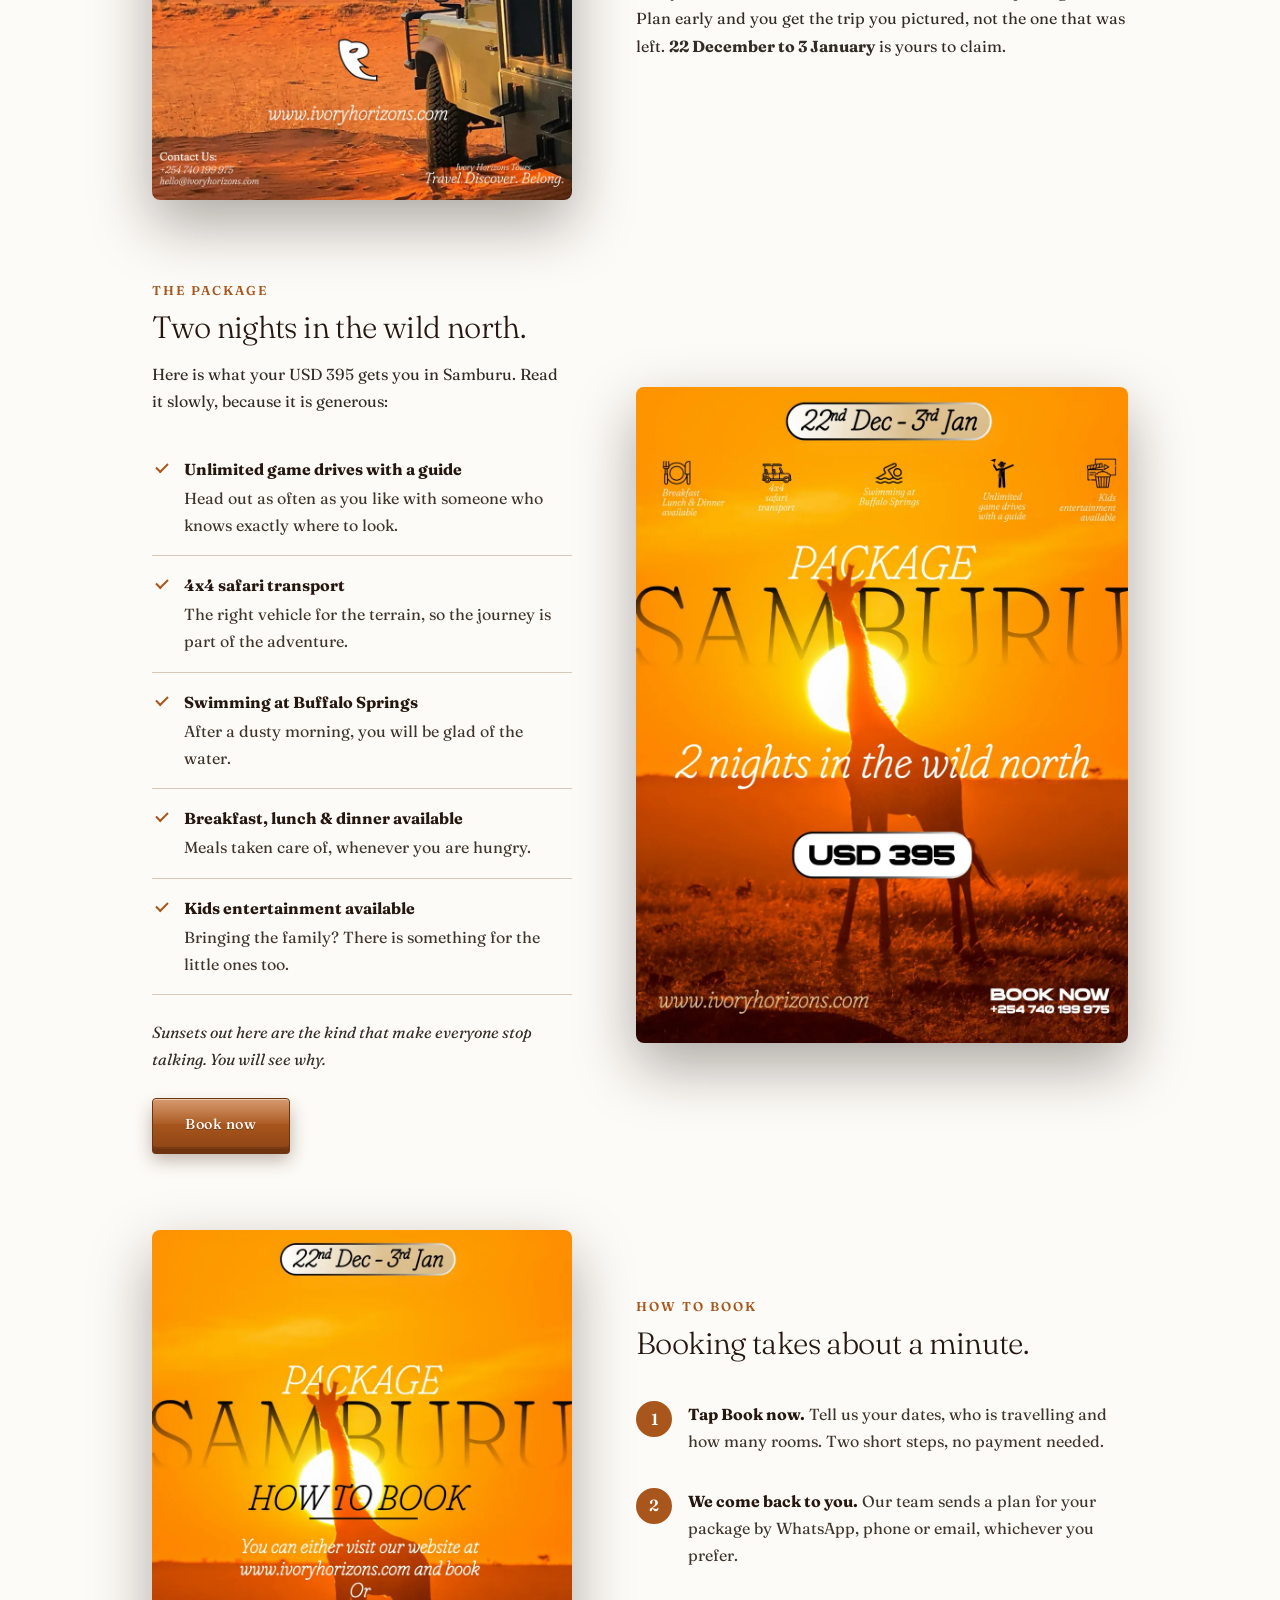
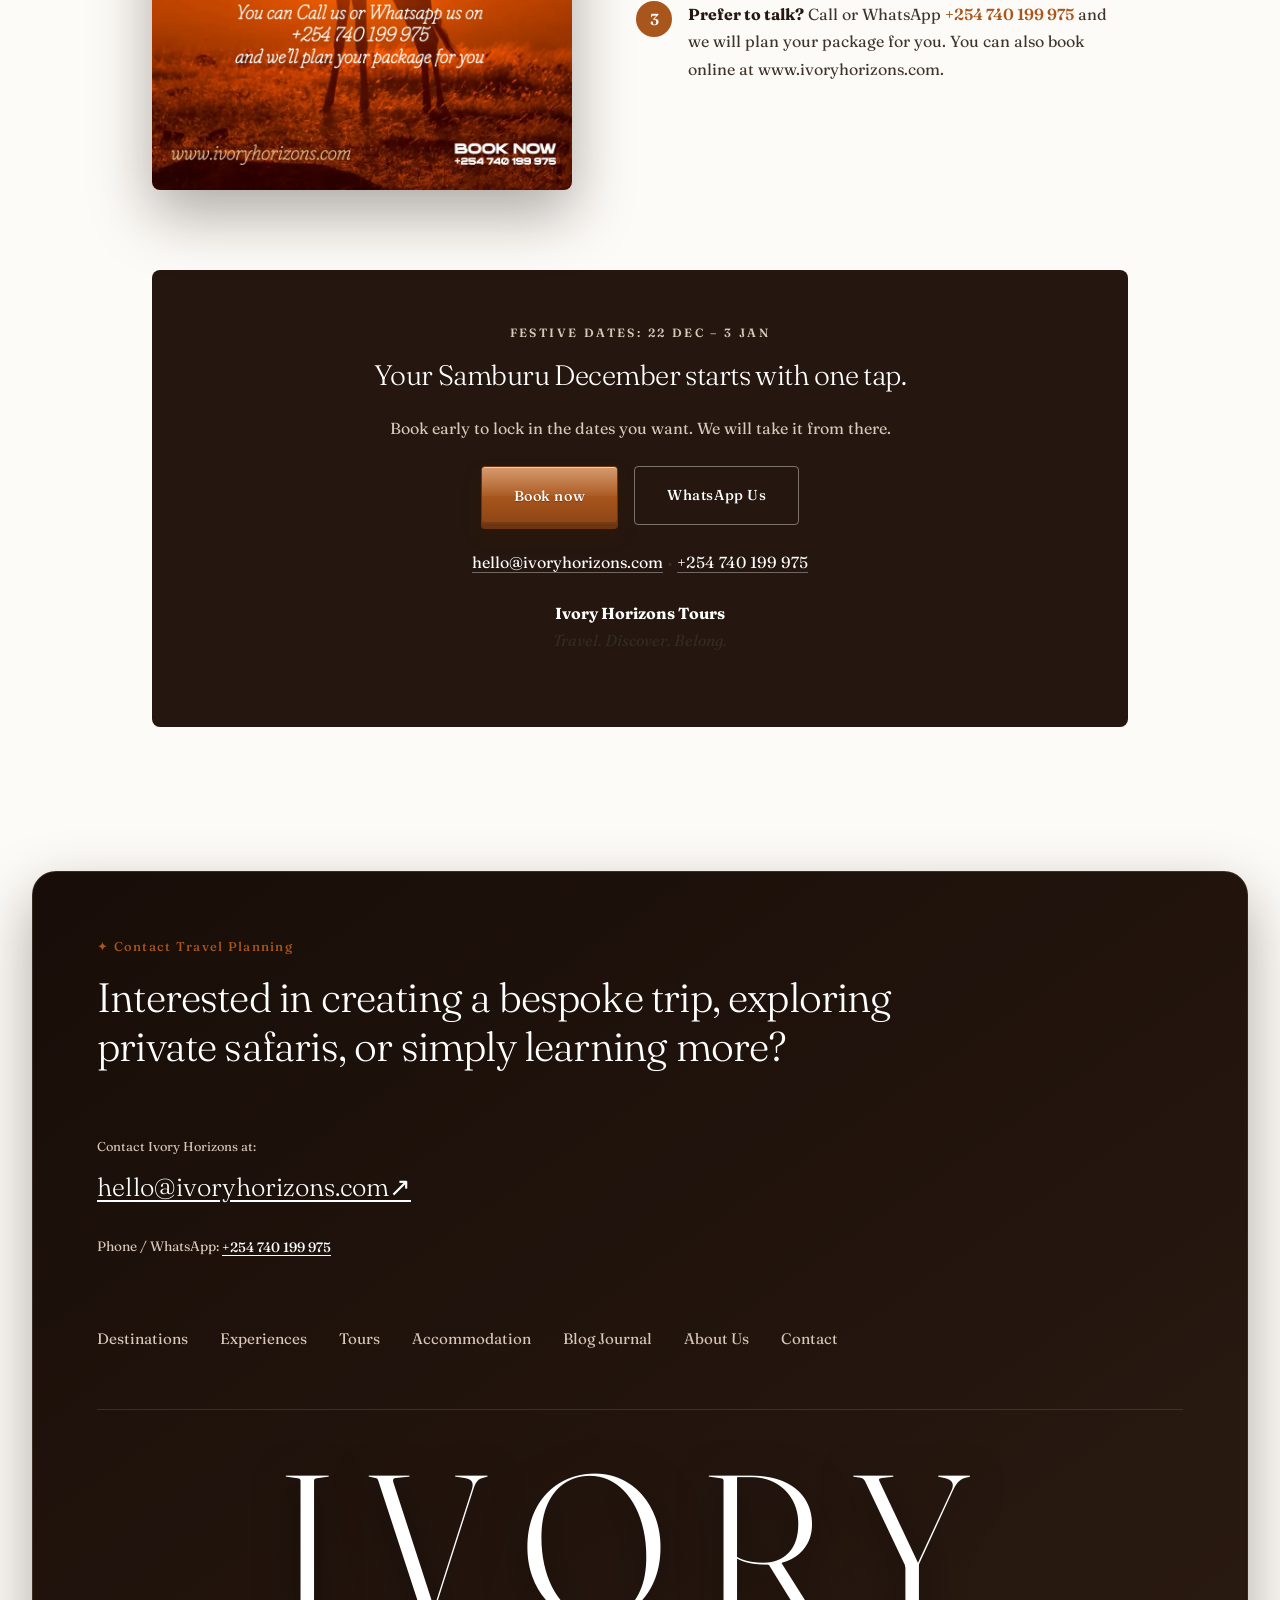
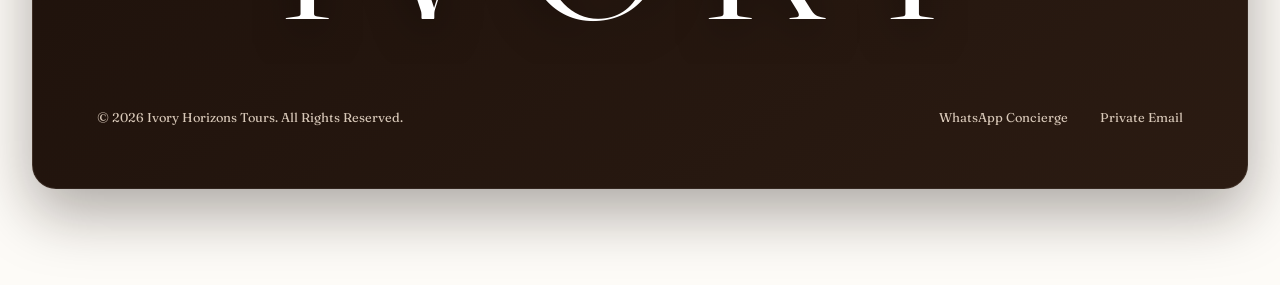
<file: samburu-package.html>
<!DOCTYPE html>
<html lang="en">
<head>
  <meta charset="UTF-8">
  <meta name="viewport" content="width=device-width, initial-scale=1.0">
  <title>Samburu Package: 2 nights in the wild north | Ivory Horizons</title>
  <meta name="description" content="The Samburu Package: 2 nights in the wild north of Kenya for USD 395, 22 December to 3 January. Unlimited game drives with a guide, 4x4 safari transport and swimming at Buffalo Springs.">
  <link rel="icon" type="image/svg+xml" href="assets/tour-icons/favicon-set/ivory-32px.svg">
  <link rel="icon" type="image/svg+xml" href="assets/tour-icons/favicon-set/ivory-512px.svg" sizes="any">
  <link rel="apple-touch-icon" href="assets/tour-icons/favicon-set/ivory-180px.svg">
  <!-- TODO(domain): add <link rel="canonical"> plus absolute og:url and og:image once the live domain is confirmed (a relative canonical is invalid) -->
  <meta property="og:type" content="website">
  <meta property="og:site_name" content="Ivory Horizons">
  <meta property="og:title" content="Samburu Package: 2 nights in the wild north">
  <meta property="og:description" content="The Samburu Package: 2 nights in the wild north of Kenya for USD 395, 22 December to 3 January. Unlimited game drives with a guide, 4x4 safari transport and swimming at Buffalo Springs.">
  <meta property="og:image" content="assets/images/offers/samburu-package.webp">
  <meta name="twitter:card" content="summary_large_image">
  <meta name="twitter:title" content="Samburu Package: 2 nights in the wild north">
  <meta name="twitter:description" content="The Samburu Package: 2 nights in the wild north of Kenya for USD 395, 22 December to 3 January. Unlimited game drives with a guide, 4x4 safari transport and swimming at Buffalo Springs.">
  <meta name="twitter:image" content="assets/images/offers/samburu-package.webp">
  <meta name="apple-mobile-web-app-title" content="Ivory Horizons">
  <link rel="manifest" href="site.webmanifest">
  
  <link rel="preconnect" href="https://fonts.googleapis.com">
  <link rel="preconnect" href="https://fonts.gstatic.com" crossorigin>
  <link rel="preload" as="style" href="https://fonts.googleapis.com/css2?family=Fraunces:ital,opsz,wght@0,9..144,300;0,9..144,400;0,9..144,500;0,9..144,600;1,9..144,300&display=swap" onload="this.onload=null;this.rel='stylesheet'">
  <noscript><link rel="stylesheet" href="https://fonts.googleapis.com/css2?family=Fraunces:ital,opsz,wght@0,9..144,300;0,9..144,400;0,9..144,500;0,9..144,600;1,9..144,300&display=swap"></noscript>
  
  <link rel="stylesheet" href="assets/vendor/lenis/lenis.css" media="print" onload="this.media='all'">
  <noscript><link rel="stylesheet" href="assets/vendor/lenis/lenis.css"></noscript>
  <link rel="stylesheet" href="style.css">
  <script type="application/ld+json">
  {
    "@context": "https://schema.org",
    "@type": "TouristTrip",
    "name": "Samburu Package",
    "description": "The Samburu Package: 2 nights in the wild north of Kenya for USD 395, 22 December to 3 January. Unlimited game drives with a guide, 4x4 safari transport and swimming at Buffalo Springs.",
    "touristType": "Safari and leisure travellers",
    "provider": {
      "@type": "Organization",
      "name": "Ivory Horizons Tours"
    },
    "offers": {
      "@type": "Offer",
      "price": "395",
      "priceCurrency": "USD",
      "availabilityStarts": "2026-12-22",
      "availabilityEnds": "2027-01-03",
      "url": "samburu-package.html"
    }
  }
  </script>
</head>
<body>
  <a class="skip-link" href="#main-content">Skip to main content</a>
  <audio id="bgMusic" loop preload="none">
    <source src="assets/background-music/masai-mara-v2-mastered-by-john-elleson-hartley.mp3" type="audio/mpeg">
  </audio>

  <!-- Navigation Header -->
  <header class="site-header" id="siteHeader">
    <div class="header-container">
      <a href="index.html" class="brand-logo" aria-label="Ivory Horizons Home">
        <img width="645" height="298" src="assets/images/ivory-dark-no-bg.png" alt="Ivory Horizons Logo" class="brand-logo-img" onerror="this.style.display='none'; this.nextElementSibling.style.display='block';">
        <span class="logo-mark-text" style="display: none;"><span class="logo-accent">Ivory</span> Horizons</span>
      </a>

      <nav class="main-nav" id="mainNav" aria-label="Main Navigation">
        <ul class="nav-list">
          <li><a href="index.html" class="nav-link">Home</a></li>
          <li><a href="index.html#offers" class="nav-link active">Offers</a></li>
          <li><a href="index.html#destinations" class="nav-link">Destinations</a></li>
          <li><a href="index.html#experiences" class="nav-link">Experiences</a></li>
          <li><a href="index.html#journeys" class="nav-link">Tours</a></li>
          <li><a href="accommodation.html" class="nav-link">Accommodation</a></li>
          <li><a href="blog.html" class="nav-link">Blog</a></li>
          <li><a href="index.html#about" class="nav-link">About</a></li>
          <li><a href="index.html#contact" class="nav-link">Contact</a></li>
        </ul>
      </nav>

      <div class="header-actions">
        <button type="button" class="btn btn-header-cta concierge-trigger">Plan My Trip</button>
        <button type="button" class="mobile-toggle" id="mobileToggle" aria-label="Toggle navigation menu" aria-expanded="false" aria-controls="mainNav">
          <span></span>
          <span></span>
        </button>
      </div>
    </div>
  </header>

  <main id="main-content" tabindex="-1">
    <section class="package-banner" style="--banner-filter: contrast(1.05) saturate(1.05); --banner-tint: rgba(0, 0, 0, 0)">
      <div class="package-banner-frame">
        <img class="package-banner-img" src="assets/images/offers/samburu-header.webp" srcset="assets/images/offers/samburu-header-800.webp 800w, assets/images/offers/samburu-header.webp 1500w" sizes="100vw" width="1500" height="560" fetchpriority="high" decoding="async" alt="Samburu Package: 2 nights in the wild north">
      </div>
    </section>

    <section class="package-intro">
      <div class="container article-hero-inner text-center">
        <h1 class="sr-only">Samburu Package</h1>
        <span class="section-badge">Festive Season Offer</span>
        <p class="section-subtitle">2 nights in the wild north. USD 395. 22 December to 3 January.</p>
        <p class="package-countdown" data-countdown="2026-12-22" data-countdown-end="2027-01-03" hidden></p>
        <div class="package-hero-actions" id="packageHeroActions">
          <button type="button" class="btn btn-primary concierge-trigger" data-type="Safari Adventure" data-dest="Kenya" data-skip-step1="true" data-compact-steps="true" data-journey="Samburu Package (22 Dec &ndash; 3 Jan)">Book now</button>
          <a class="btn btn-outline-dark" href="https://wa.me/254740199975?text=Hello%20Ivory%20Horizons%2C%20I'd%20like%20to%20book%20the%20Samburu%20Package%20(22%20Dec%20-%203%20Jan)." target="_blank" rel="noopener">Ask on WhatsApp</a>
        </div>
      </div>
    </section>

    <article class="article-wrap package-story">
      <div class="container package-container">
        <a href="index.html#offers" class="btn-text article-back">&larr; Back to all offers</a>

        <div class="article-facts" role="list">
          <div class="article-fact" role="listitem">
            <span class="article-fact-value">22 Dec &ndash; 3 Jan</span>
            <span class="article-fact-label">Festive season dates</span>
          </div>
          <div class="article-fact" role="listitem">
            <span class="article-fact-value">2 nights</span>
            <span class="article-fact-label">Length of stay</span>
          </div>
          <div class="article-fact" role="listitem">
            <span class="article-fact-value">USD 395</span>
            <span class="article-fact-label">Package price</span>
          </div>
        </div>

        <section class="package-chapter reveal">
          <figure class="package-poster"><img width="900" height="1200" decoding="async" fetchpriority="high" src="assets/images/offers/samburu-cover.webp" alt="A safari vehicle on red earth beneath an acacia tree, with the words Plan your December getaway early"></figure>
          <div class="package-copy">
            <span class="package-kicker">The idea</span>
            <h2 class="article-h2">This December, go somewhere the phone signal gives up.</h2>
            <p>Picture it. A 4x4 humming across red earth, an acacia throwing long shadows, and not one place you have to be. That is the north, and it is closer than you think.</p>
            <p>Everyone wants the same festive dates, so the best plans go first. Plan early and you get the trip you pictured, not the one that was left. <strong>22 December to 3 January</strong> is yours to claim.</p>
          </div>
        </section>

        <section class="package-chapter package-chapter--flip reveal">
          <figure class="package-poster"><img width="1080" height="1440" loading="lazy" decoding="async" src="assets/images/offers/samburu-package.webp" alt="Samburu Package poster: a giraffe silhouetted against a setting sun, 2 nights in the wild north, USD 395"></figure>
          <div class="package-copy">
            <span class="package-kicker">The package</span>
            <h2 class="article-h2">Two nights in the wild north.</h2>
            <p>Here is what your USD 395 gets you in Samburu. Read it slowly, because it is generous:</p>
            <ul class="package-includes">
              <li><strong>Unlimited game drives with a guide</strong><span>Head out as often as you like with someone who knows exactly where to look.</span></li>
              <li><strong>4x4 safari transport</strong><span>The right vehicle for the terrain, so the journey is part of the adventure.</span></li>
              <li><strong>Swimming at Buffalo Springs</strong><span>After a dusty morning, you will be glad of the water.</span></li>
              <li><strong>Breakfast, lunch &amp; dinner available</strong><span>Meals taken care of, whenever you are hungry.</span></li>
              <li><strong>Kids entertainment available</strong><span>Bringing the family? There is something for the little ones too.</span></li>
            </ul>
            <p class="package-close">Sunsets out here are the kind that make everyone stop talking. You will see why.</p>
            <div class="package-inline-cta">
              <button type="button" class="btn btn-primary concierge-trigger" data-type="Safari Adventure" data-dest="Kenya" data-skip-step1="true" data-compact-steps="true" data-journey="Samburu Package (22 Dec &ndash; 3 Jan)">Book now</button>
            </div>
          </div>
        </section>

        <section class="package-chapter reveal">
          <figure class="package-poster"><img width="900" height="1200" loading="lazy" decoding="async" src="assets/images/offers/samburu-how-to-book.webp" alt="How to book the Samburu Package: book on ivoryhorizons.com, or call or WhatsApp +254 740 199 975"></figure>
          <div class="package-copy">
            <span class="package-kicker">How to book</span>
            <h2 class="article-h2">Booking takes about a minute.</h2>
            <ol class="package-steps">
              <li><strong>Tap Book now.</strong> Tell us your dates, who is travelling and how many rooms. Two short steps, no payment needed.</li>
              <li><strong>We come back to you.</strong> Our team sends a plan for your package by WhatsApp, phone or email, whichever you prefer.</li>
              <li><strong>Prefer to talk?</strong> Call or WhatsApp <a href="tel:+254740199975">+254 740 199 975</a> and we will plan your package for you. You can also book online at www.ivoryhorizons.com.</li>
            </ol>
          </div>
        </section>

        <section class="article-cta package-final" id="packageFinal">
          <span class="section-badge">Festive dates: 22 Dec &ndash; 3 Jan</span>
          <h2 class="article-cta-title">Your Samburu December starts with one tap.</h2>
          <p class="package-final-note">Book early to lock in the dates you want. We will take it from there.</p>
          <div class="article-cta-actions">
            <button type="button" class="btn btn-primary concierge-trigger" data-type="Safari Adventure" data-dest="Kenya" data-skip-step1="true" data-compact-steps="true" data-journey="Samburu Package (22 Dec &ndash; 3 Jan)">Book now</button>
            <a href="https://wa.me/254740199975?text=Hello%20Ivory%20Horizons%2C%20I'd%20like%20to%20book%20the%20Samburu%20Package%20(22%20Dec%20-%203%20Jan)." target="_blank" rel="noopener" class="btn btn-ghost-dark">WhatsApp Us</a>
          </div>
          <p class="article-cta-contact">
            <a href="mailto:hello@ivoryhorizons.com">hello@ivoryhorizons.com</a>
            <span aria-hidden="true">&bull;</span>
            <a href="tel:+254740199975">+254 740 199 975</a>
          </p>
          <p class="article-signoff"><strong>Ivory Horizons Tours</strong><br><em>Travel. Discover. Belong.</em></p>
        </section>
      </div>
    </article>

    <div class="package-bar" id="packageBar" aria-hidden="true">
      <div class="package-bar-text">
        <strong>Samburu Package</strong>
        <span>USD 395 &middot; 22 Dec &ndash; 3 Jan</span>
      </div>
      <button type="button" class="btn btn-primary concierge-trigger" data-type="Safari Adventure" data-dest="Kenya" data-skip-step1="true" data-compact-steps="true" data-journey="Samburu Package (22 Dec &ndash; 3 Jan)">Book now</button>
    </div>
  </main>

  <!-- Site Footer -->
  <div class="footer-outer-wrapper">
    <footer class="site-footer footer-popout-card" id="contact">
      <div class="footer-card-inner">
        <div class="footer-card-top">
          <div class="footer-tag-badge">✦ Contact Travel Planning</div>
          <h2 class="footer-headline">Interested in creating a bespoke trip, exploring private safaris, or simply learning more?</h2>
        </div>

        <div class="footer-card-middle">
          <div class="footer-contact-direct">
            <span class="contact-label">Contact Ivory Horizons at:</span>
            <a href="mailto:hello@ivoryhorizons.com" class="contact-email-link">hello@ivoryhorizons.com <span class="arrow-icon">↗</span></a>
            <span class="contact-phone-item">Phone / WhatsApp: <a href="https://wa.me/254740199975" target="_blank" rel="noopener">+254 740 199 975</a></span>
          </div>

          <div class="footer-nav-menu">
            <a href="index.html#destinations">Destinations</a>
            <a href="index.html#experiences">Experiences</a>
            <a href="index.html#journeys">Tours</a>
            <a href="accommodation.html">Accommodation</a>
            <a href="blog.html">Blog Journal</a>
            <a href="index.html#about">About Us</a>
            <a href="index.html#contact">Contact</a>
          </div>
        </div>

        <div class="footer-giant-brand-wrap">
          <span class="footer-giant-title">IVORY</span>
        </div>

        <div class="footer-card-bottom">
          <div class="footer-copyright-text">
            © 2026 Ivory Horizons Tours. All Rights Reserved.
          </div>
          <div class="footer-social-links">
            <a href="https://wa.me/254740199975" target="_blank" rel="noopener" class="footer-social-btn">WhatsApp Concierge</a>
            <a href="mailto:hello@ivoryhorizons.com" class="footer-social-btn">Private Email</a>
          </div>
        </div>
      </div>
    </footer>
  </div>

  <!-- CONCIERGE MODAL / STEP-BY-STEP JOURNEY PLANNER -->
  <dialog class="concierge-modal" data-lenis-prevent id="conciergeModal" aria-labelledby="modalTitle">
    <div class="modal-content-wrapper">
      <button type="button" class="modal-close" id="closeConciergeBtn" aria-label="Close modal">&times;</button>
      
      <div class="modal-header">
        <span class="modal-step-badge" id="stepBadge">Step 1 of 4</span>
        <h3 class="modal-title" id="modalTitle">What type of trip are you imagining?</h3>
        <p class="modal-subtitle" id="modalSubtitle">Select the experience that best captures your dream African escape.</p>
      </div>

      <!-- Step Progress Bar -->
      <div class="modal-progress-bar">
        <div class="progress-fill" id="progressFill" style="width: 25%;"></div>
      </div>

      <form id="conciergeForm" onsubmit="return false;">
        <!-- STEP 1: JOURNEY TYPE -->
        <div class="concierge-step step-active" data-step="1">
          <div class="option-grid">
            <label class="option-card">
              <input type="radio" name="journeyType" value="Safari Adventure" checked>
              <span class="card-box">
                <img src="assets/tour-icons/safari-adventure-icon.svg" alt="Safari Adventure" class="option-svg-icon">
                <span class="option-label">Safari Adventure</span>
              </span>
            </label>

            <label class="option-card">
              <input type="radio" name="journeyType" value="Beach Escape">
              <span class="card-box">
                <img src="assets/tour-icons/beach-escape-icon.svg" alt="Beach Escape" class="option-svg-icon">
                <span class="option-label">Beach Escape</span>
              </span>
            </label>

            <label class="option-card">
              <input type="radio" name="journeyType" value="Honeymoon">
              <span class="card-box">
                <img src="assets/tour-icons/honeymoon-icon.svg" alt="Honeymoon" class="option-svg-icon">
                <span class="option-label">Honeymoon</span>
              </span>
            </label>

            <label class="option-card">
              <input type="radio" name="journeyType" value="Luxury Retreat">
              <span class="card-box">
                <img src="assets/tour-icons/luxury-retreat-icon.svg" alt="Luxury Retreat" class="option-svg-icon">
                <span class="option-label">Luxury Retreat</span>
              </span>
            </label>

            <label class="option-card">
              <input type="radio" name="journeyType" value="Cultural Discoveries">
              <span class="card-box">
                <img src="assets/tour-icons/cultural-heritage-icon.svg" alt="Cultural Discoveries" class="option-svg-icon">
                <span class="option-label">Cultural Heritage</span>
              </span>
            </label>

            <label class="option-card">
              <input type="radio" name="journeyType" value="Wildlife Expedition">
              <span class="card-box">
                <img src="assets/tour-icons/adventure-trek-icon.svg" alt="Wildlife Expedition" class="option-svg-icon">
                <span class="option-label">Adventure Trek</span>
              </span>
            </label>
          </div>
        </div>

        <!-- STEP 2: DESTINATIONS -->
        <div class="concierge-step" data-step="2">
          <div class="option-grid">
            <label class="option-card">
              <input type="checkbox" name="destination" value="Kenya">
              <span class="card-box"><span class="option-label">Kenya</span></span>
            </label>
            <label class="option-card">
              <input type="checkbox" name="destination" value="Tanzania">
              <span class="card-box"><span class="option-label">Tanzania</span></span>
            </label>
            <label class="option-card">
              <input type="checkbox" name="destination" value="Uganda">
              <span class="card-box"><span class="option-label">Uganda</span></span>
            </label>
            <label class="option-card">
              <input type="checkbox" name="destination" value="Rwanda">
              <span class="card-box"><span class="option-label">Rwanda</span></span>
            </label>
            <label class="option-card">
              <input type="checkbox" name="destination" value="Zanzibar">
              <span class="card-box"><span class="option-label">Zanzibar</span></span>
            </label>
            <label class="option-card">
              <input type="checkbox" name="destination" value="Mauritius">
              <span class="card-box"><span class="option-label">Mauritius</span></span>
            </label>
            <label class="option-card">
              <input type="checkbox" name="destination" value="Egypt">
              <span class="card-box"><span class="option-label">Egypt</span></span>
            </label>
            <label class="option-card">
              <input type="checkbox" name="destination" value="Ghana">
              <span class="card-box"><span class="option-label">Ghana</span></span>
            </label>
            <label class="option-card">
              <input type="checkbox" name="destination" value="Malaysia">
              <span class="card-box"><span class="option-label">Malaysia</span></span>
            </label>
            <label class="option-card">
              <input type="checkbox" name="destination" value="Singapore">
              <span class="card-box"><span class="option-label">Singapore</span></span>
            </label>
            <label class="option-card">
              <input type="checkbox" name="destination" value="Turkey">
              <span class="card-box"><span class="option-label">Turkey</span></span>
            </label>
            <label class="option-card">
              <input type="checkbox" name="destination" value="Bali">
              <span class="card-box"><span class="option-label">Bali</span></span>
            </label>
          </div>
        </div>

        <!-- STEP 3: TRIP DETAILS (ENHANCED WITH IMAGE 5 PILL SELECTIONS) -->
        <div class="concierge-step" data-step="3">
          <div class="form-fields-grid">
            <!-- Travel Companions -->
            <div class="form-group full-width">
              <label>Who will you be travelling with?</label>
              <div class="pill-group">
                <label class="pill-option">
                  <input type="radio" name="travelCompanions" value="I travel solo">
                  <span class="pill-box">I travel solo</span>
                </label>
                <label class="pill-option">
                  <input type="radio" name="travelCompanions" value="My partner" checked>
                  <span class="pill-box">My partner</span>
                </label>
                <label class="pill-option">
                  <input type="radio" name="travelCompanions" value="My family">
                  <span class="pill-box">My family</span>
                </label>
                <label class="pill-option">
                  <input type="radio" name="travelCompanions" value="My friends">
                  <span class="pill-box">My friends</span>
                </label>
              </div>
            </div>

            <!-- Budget Selection -->
            <div class="form-group full-width">
              <label>What is your budget per person?</label>
              <div class="pill-group">
                <label class="pill-option">
                  <input type="radio" name="budgetPill" value="1000-3000 USD">
                  <span class="pill-box">1000-3000 USD</span>
                </label>
                <label class="pill-option">
                  <input type="radio" name="budgetPill" value="3000-5000 USD" checked>
                  <span class="pill-box">3000-5000 USD</span>
                </label>
                <label class="pill-option">
                  <input type="radio" name="budgetPill" value="5000+ USD">
                  <span class="pill-box">5000+ USD</span>
                </label>
                <label class="pill-option">
                  <input type="radio" name="budgetPill" value="Not Sure">
                  <span class="pill-box">Not Sure</span>
                </label>
              </div>
            </div>

            <!-- Flight Status & Travel Timing -->
            <div class="form-group">
              <label>Have you booked your flights?</label>
              <div class="pill-group">
                <label class="pill-option">
                  <input type="radio" name="flightStatus" value="Yes">
                  <span class="pill-box">Yes</span>
                </label>
                <label class="pill-option">
                  <input type="radio" name="flightStatus" value="No" checked>
                  <span class="pill-box">No</span>
                </label>
              </div>
            </div>

            <div class="form-group">
              <label>When do you want to travel?</label>
              <div class="travel-timing-inputs">
                <select id="travelYear" class="timing-select" aria-label="Travel year">
                  <option value="" disabled selected>Year</option>
                  <option value="2026">2026</option>
                  <option value="2027">2027</option>
                  <option value="2028">2028</option>
                </select>
                <select id="travelMonth" class="timing-select" aria-label="Travel month">
                  <option value="" disabled selected>Month</option>
                  <option value="January">January</option>
                  <option value="February">February</option>
                  <option value="March">March</option>
                  <option value="April">April</option>
                  <option value="May">May</option>
                  <option value="June">June</option>
                  <option value="July">July</option>
                  <option value="August">August</option>
                  <option value="September">September</option>
                  <option value="October">October</option>
                  <option value="November">November</option>
                  <option value="December">December</option>
                </select>
                <select id="travelDuration" class="timing-select" aria-label="Trip duration">
                  <option value="" disabled selected>For How long</option>
                  <option value="3-5 Days">3-5 Days</option>
                  <option value="7-10 Days">7-10 Days</option>
                  <option value="10-14 Days">10-14 Days</option>
                  <option value="2+ Weeks">2+ Weeks</option>
                </select>
              </div>
            </div>

            <div class="form-group full-width">
              <label for="specialPreferences">Please tell us a bit more about your travel plans</label>
              <textarea id="specialPreferences" rows="3" placeholder="Tell us about your preferred style, celebratory occasions, dietary needs, or specific desires..."></textarea>
            </div>
          </div>
        </div>

        <!-- STEP 4: CONTACT & SUBMIT -->
        <div class="concierge-step" data-step="4">
          <div class="form-fields-grid">
            <div class="form-group">
              <label for="firstName">First Name *</label>
              <input type="text" id="firstName" required placeholder="First Name">
            </div>

            <div class="form-group">
              <label for="lastName">Last Name *</label>
              <input type="text" id="lastName" required placeholder="Last Name">
            </div>

            <div class="form-group">
              <label for="guestEmail">Email Address *</label>
              <input type="email" id="guestEmail" required placeholder="your.email@domain.com">
            </div>

            <div class="form-group">
              <label for="guestPhone">Telephone Number *</label>
              <input type="tel" id="guestPhone" required placeholder="+1 (555) 000-0000">
            </div>

            <div class="form-group full-width">
              <label for="contactPreference">Preferred Contact Method</label>
              <select id="contactPreference">
                <option value="WhatsApp Concierge">WhatsApp Concierge</option>
                <option value="Private Email">Private Email</option>
                <option value="Scheduled Video Consultation">Scheduled Video Consultation</option>
              </select>
            </div>

            <div class="form-group full-width">
              <label class="checkbox-label" style="display: flex; align-items: center; gap: 10px; cursor: pointer; font-weight: normal; font-size: 0.85rem;">
                <input type="checkbox" id="newsletterOptIn" checked style="width: 16px; height: 16px; accent-color: var(--brown-accent);">
                <span>Yes, I'd like to receive a monthly newsletter featuring travel tips, exclusive offers, reviews and news.</span>
              </label>
            </div>
          </div>
        </div>

        <!-- CONFIRMATION MESSAGE STATE -->
        <div class="concierge-step step-confirmation" id="confirmationStep" style="display: none;">
          <div class="confirmation-box text-center">
            <span class="confirmation-icon">✨</span>
            <h3 class="confirmation-headline">Your Trip Beyond The Horizon Awaits</h3>
            <p class="confirmation-text">
              Thank you. Your request has been logged and our concierge team is preparing your bespoke proposal within 24 hours.
            </p>
            <div class="summary-recap" id="summaryRecap"></div>
            <div class="confirmation-cta-group" style="display: flex; gap: 16px; justify-content: center; margin-top: 24px; flex-wrap: wrap;">
              <button type="button" class="btn btn-whatsapp" id="whatsappCtaBtn">Continue on WhatsApp 💬</button>
              <button type="button" class="btn btn-outline" id="closeConfirmationBtn">Close Window</button>
            </div>
          </div>
        </div>

        <!-- Modal Controls Footer -->
        <div class="modal-footer-nav" id="modalFooterNav">
          <button type="button" class="btn btn-outline" id="prevStepBtn" style="display: none;">&larr; Back</button>
          <button type="button" class="btn btn-primary" id="nextStepBtn">Next Step &rarr;</button>
          <button type="submit" class="btn btn-primary" id="submitConciergeBtn" style="display: none;">Submit Booking Request</button>
        </div>
      </form>
    </div>
  </dialog>

  <!-- DEDICATED MULTI-STEP ACCOMMODATION BOOKING FLOW MODAL -->
  <dialog class="concierge-modal" data-lenis-prevent id="accomBookingModal" aria-labelledby="accomModalTitle">
    <div class="modal-content-wrapper">
      <button type="button" class="modal-close" id="closeAccomModalBtn" aria-label="Close modal">&times;</button>
      
      <div class="modal-header">
        <span class="modal-step-badge" id="accomStepBadge">Step 1 of 5</span>
        <h3 class="modal-title" id="accomModalTitle">Confirm Your Sanctuary</h3>
        <p class="modal-subtitle" id="accomModalSubtitle">Review your selected accommodation before selecting stay parameters.</p>
      </div>

      <!-- Progress Bar -->
      <div class="modal-progress-bar">
        <div class="progress-fill" id="accomProgressFill" style="width: 20%;"></div>
      </div>

      <form id="accomBookingForm" onsubmit="return false;">
        
        <!-- STEP 1: CONFIRM ACCOMMODATION -->
        <div class="accom-step step-active" data-step="1">
          <div class="accom-preview-card">
            <div class="accom-preview-img-wrap">
              <img id="accomPreviewImg" width="1024" height="682" loading="lazy" decoding="async" src="assets/images/accommodation-imgs/angama-mara.webp" srcset="assets/images/accommodation-imgs/angama-mara-640.webp 640w, assets/images/accommodation-imgs/angama-mara.webp 1024w" sizes="(max-width: 768px) 100vw, (max-width: 1200px) 50vw, 600px" alt="Selected Hotel">
              <span class="badge-tag" id="accomPreviewBadge">Kenya</span>
            </div>
            <div class="accom-preview-info">
              <h4 class="preview-hotel-name" id="accomPreviewName">Angama Mara</h4>
              <span class="preview-location" id="accomPreviewLocation">📍 Maasai Mara, Kenya</span>
              <p class="preview-desc" id="accomPreviewDesc">Perched high on the rim of the Great Rift Valley overlooking the Maasai Mara...</p>
              <div class="preview-price-box" id="accomPreviewPrice">
                <span class="price-label">Starting Rate:</span>
                <strong class="price-val" id="accomPriceVal">$1,850 USD / night</strong>
              </div>
            </div>
          </div>
        </div>

        <!-- STEP 2: STAY DETAILS -->
        <div class="accom-step" data-step="2">
          <div class="form-fields-grid">
            <div class="form-group">
              <label for="accomCheckIn">Check-in Date *</label>
              <input type="date" id="accomCheckIn" required>
            </div>

            <div class="form-group">
              <label for="accomCheckOut">Check-out Date *</label>
              <input type="date" id="accomCheckOut" required>
            </div>

            <!-- Guests Selection -->
            <div class="form-group full-width">
              <label>Number of Guests</label>
              <div class="pill-group">
                <label class="pill-option">
                  <input type="radio" name="accomGuests" value="1 Guest">
                  <span class="pill-box">1 Guest</span>
                </label>
                <label class="pill-option">
                  <input type="radio" name="accomGuests" value="2 Guests" checked>
                  <span class="pill-box">2 Guests</span>
                </label>
                <label class="pill-option">
                  <input type="radio" name="accomGuests" value="3 Guests">
                  <span class="pill-box">3 Guests</span>
                </label>
                <label class="pill-option">
                  <input type="radio" name="accomGuests" value="4 Guests">
                  <span class="pill-box">4 Guests</span>
                </label>
                <label class="pill-option">
                  <input type="radio" name="accomGuests" value="5+ Guests">
                  <span class="pill-box">5+ Guests</span>
                </label>
              </div>
            </div>

            <!-- Number of Rooms -->
            <div class="form-group">
              <label for="accomRooms">Number of Rooms</label>
              <select id="accomRooms">
                <option value="1 Room" selected>1 Room</option>
                <option value="2 Rooms">2 Rooms</option>
                <option value="3 Rooms">3 Rooms</option>
                <option value="4+ Rooms">4+ Rooms</option>
              </select>
            </div>

            <!-- Room Type -->
            <div class="form-group full-width">
              <label>Room Type</label>
              <div class="pill-group">
                <label class="pill-option">
                  <input type="radio" name="accomRoomType" value="Single Room">
                  <span class="pill-box">Single Room</span>
                </label>
                <label class="pill-option">
                  <input type="radio" name="accomRoomType" value="Double Room" checked>
                  <span class="pill-box">Double Room</span>
                </label>
                <label class="pill-option">
                  <input type="radio" name="accomRoomType" value="Twin Room">
                  <span class="pill-box">Twin Room</span>
                </label>
                <label class="pill-option">
                  <input type="radio" name="accomRoomType" value="Family Room">
                  <span class="pill-box">Family Room</span>
                </label>
                <label class="pill-option">
                  <input type="radio" name="accomRoomType" value="Suite">
                  <span class="pill-box">Suite</span>
                </label>
              </div>
            </div>
          </div>
        </div>

        <!-- STEP 3: GUEST INFORMATION -->
        <div class="accom-step" data-step="3">
          <div class="form-fields-grid">
            <div class="form-group">
              <label for="accomFirstName">First Name *</label>
              <input type="text" id="accomFirstName" required placeholder="First Name">
            </div>

            <div class="form-group">
              <label for="accomLastName">Last Name *</label>
              <input type="text" id="accomLastName" required placeholder="Last Name">
            </div>

            <div class="form-group">
              <label for="accomEmail">Email Address *</label>
              <input type="email" id="accomEmail" required placeholder="your.email@domain.com">
            </div>

            <div class="form-group">
              <label for="accomPhone">Phone Number *</label>
              <input type="tel" id="accomPhone" required placeholder="+1 (555) 000-0000">
            </div>

            <div class="form-group full-width">
              <label for="accomWhatsApp">WhatsApp Number (Optional)</label>
              <input type="tel" id="accomWhatsApp" placeholder="Same as phone or enter WhatsApp number">
            </div>

            <div class="form-group full-width">
              <label>Preferred Contact Method</label>
              <div class="pill-group">
                <label class="pill-option">
                  <input type="radio" name="accomContactPref" value="WhatsApp" checked>
                  <span class="pill-box">WhatsApp</span>
                </label>
                <label class="pill-option">
                  <input type="radio" name="accomContactPref" value="Phone Call">
                  <span class="pill-box">Phone Call</span>
                </label>
                <label class="pill-option">
                  <input type="radio" name="accomContactPref" value="Email">
                  <span class="pill-box">Email</span>
                </label>
              </div>
            </div>
          </div>
        </div>

        <!-- STEP 4: YOUR STAY (PREFERENCES & SPECIAL REQUESTS) -->
        <div class="accom-step" data-step="4">
          <div class="form-fields-grid">
            <!-- Purpose of Travel -->
            <div class="form-group full-width">
              <label>Purpose of Travel</label>
              <div class="pill-group">
                <label class="pill-option">
                  <input type="radio" name="accomPurpose" value="Holiday" checked>
                  <span class="pill-box">Holiday</span>
                </label>
                <label class="pill-option">
                  <input type="radio" name="accomPurpose" value="Honeymoon">
                  <span class="pill-box">Honeymoon</span>
                </label>
                <label class="pill-option">
                  <input type="radio" name="accomPurpose" value="Anniversary">
                  <span class="pill-box">Anniversary</span>
                </label>
                <label class="pill-option">
                  <input type="radio" name="accomPurpose" value="Family Trip">
                  <span class="pill-box">Family Trip</span>
                </label>
                <label class="pill-option">
                  <input type="radio" name="accomPurpose" value="Business">
                  <span class="pill-box">Business</span>
                </label>
                <label class="pill-option">
                  <input type="radio" name="accomPurpose" value="Adventure">
                  <span class="pill-box">Adventure</span>
                </label>
                <label class="pill-option">
                  <input type="radio" name="accomPurpose" value="Other">
                  <span class="pill-box">Other</span>
                </label>
              </div>
            </div>

            <!-- Special Requests Tags -->
            <div class="form-group full-width">
              <label>Special Services & Amenities (Select all that apply)</label>
              <div class="pill-group">
                <label class="pill-option">
                  <input type="checkbox" name="accomReqTags" value="Airport transfer">
                  <span class="pill-box">✈️ Airport transfer</span>
                </label>
                <label class="pill-option">
                  <input type="checkbox" name="accomReqTags" value="Early check-in">
                  <span class="pill-box">🌅 Early check-in</span>
                </label>
                <label class="pill-option">
                  <input type="checkbox" name="accomReqTags" value="Late check-out">
                  <span class="pill-box">🌙 Late check-out</span>
                </label>
                <label class="pill-option">
                  <input type="checkbox" name="accomReqTags" value="Baby cot">
                  <span class="pill-box">👶 Baby cot</span>
                </label>
                <label class="pill-option">
                  <input type="checkbox" name="accomReqTags" value="Wheelchair accessibility">
                  <span class="pill-box">♿ Wheelchair accessibility</span>
                </label>
                <label class="pill-option">
                  <input type="checkbox" name="accomReqTags" value="Vegetarian meals">
                  <span class="pill-box">🥗 Vegetarian meals</span>
                </label>
                <label class="pill-option">
                  <input type="checkbox" name="accomReqTags" value="Connecting rooms">
                  <span class="pill-box">🚪 Connecting rooms</span>
                </label>
                <label class="pill-option">
                  <input type="checkbox" name="accomReqTags" value="Celebration setup">
                  <span class="pill-box">🎉 Celebration setup</span>
                </label>
              </div>
            </div>

            <div class="form-group full-width">
              <label for="accomSpecialText">Special Requests & Personal Vision</label>
              <textarea id="accomSpecialText" rows="3" placeholder="Tell us anything that will make your stay more comfortable."></textarea>
            </div>
          </div>
        </div>

        <!-- STEP 5: REVIEW & SUBMIT -->
        <div class="accom-step" data-step="5">
          <div class="confirmation-box text-center">
            <h4 class="confirmation-headline" style="font-size: 1.8rem; margin-bottom: 8px;">Review Your Sanctuary Reservation</h4>
            <p class="confirmation-text" style="margin-bottom: 16px;">Please confirm your stay details before submitting your concierge request.</p>
            
            <div class="summary-recap" id="accomSummaryRecap"></div>

            <div class="confirmation-cta-group" style="display: flex; gap: 16px; justify-content: center; margin-top: 24px; flex-wrap: wrap;">
              <button type="submit" class="btn btn-primary" id="submitAccomBtn">Submit Booking Request</button>
              <button type="button" class="btn btn-whatsapp" id="accomWhatsAppCtaBtn">Continue on WhatsApp 💬</button>
            </div>
          </div>
        </div>

        <!-- MODAL FOOTER NAV BUTTONS -->
        <div class="modal-footer-nav" id="accomModalFooterNav">
          <button type="button" class="btn btn-outline" id="prevAccomStepBtn" style="display: none;">&larr; Back</button>
          <button type="button" class="btn btn-primary" id="nextAccomStepBtn">Continue &rarr;</button>
        </div>

      </form>
    </div>
  </dialog>

  <script src="assets/vendor/lenis/lenis.min.js" defer></script>
  <script src="app.js" defer></script>
</body>
</html>
</file>
<file: assets/vendor/lenis/lenis.css>
html.lenis,
html.lenis body {
  height: auto;
}

.lenis:not(.lenis-autoToggle).lenis-stopped {
  overflow: clip;
}

.lenis [data-lenis-prevent],
.lenis [data-lenis-prevent-wheel],
.lenis [data-lenis-prevent-touch],
.lenis [data-lenis-prevent-vertical],
.lenis [data-lenis-prevent-horizontal] {
  overscroll-behavior: contain;
}

.lenis.lenis-smooth iframe {
  pointer-events: none;
}

.lenis.lenis-autoToggle {
  transition-property: overflow;
  transition-duration: 1ms;
  transition-behavior: allow-discrete;
}
</file>
<file: style.css>
/* ==========================================================================
   IVORY HORIZONS - LUXURY TRAVEL CONCIERGE DESIGN SYSTEM
   Strictly Adhering to User Global Rules:
   1. Colors via CSS Variables (Warm Ivory, Chocolate Brown, Secondary Brown)
   2. 8px Grid Spacing Throughout
   3. Reduced Motion Support for Accessibility
   4. Semantic HTML & Luxury Editorial Styling
   ========================================================================== */

/* Metric-matched fallbacks (one per weight) so the swap to Fraunces does not shift layout; calibrated against Times New Roman in Chrome */
@font-face {
  font-family: 'Fraunces Fallback';
  src: local('Times New Roman'), local('Times'), local('Liberation Serif');
  font-weight: 300;
  size-adjust: 109%;
  ascent-override: 91.7%;
  descent-override: 22.9%;
  line-gap-override: 0%;
}

@font-face {
  font-family: 'Fraunces Fallback';
  src: local('Times New Roman'), local('Times'), local('Liberation Serif');
  font-weight: 400;
  size-adjust: 115%;
  ascent-override: 87.0%;
  descent-override: 21.7%;
  line-gap-override: 0%;
}

@font-face {
  font-family: 'Fraunces Fallback';
  src: local('Times New Roman'), local('Times'), local('Liberation Serif');
  font-weight: 500;
  size-adjust: 117%;
  ascent-override: 85.5%;
  descent-override: 21.4%;
  line-gap-override: 0%;
}

@font-face {
  font-family: 'Fraunces Fallback';
  src: local('Times New Roman'), local('Times'), local('Liberation Serif');
  font-weight: 600;
  size-adjust: 120%;
  ascent-override: 83.3%;
  descent-override: 20.8%;
  line-gap-override: 0%;
}

:root {
  /* Colors */
  --bg-primary: #FDFBF7;
  --bg-secondary: #F7F2E8;
  --dark-primary: #25170F;
  --dark-surface: #1A0F0A;
  --brown-secondary: #7A5C43; /* darkened from #8C6D53 for WCAG AA on cream (>=5:1) */
  --brown-light: #D8C8B8;
  --brown-accent: #D77A38; /* Warm Terracotta: decorative use and text on dark surfaces */
  --brown-accent-deep: #A9561C; /* Terracotta for fills carrying white text and for text on cream (WCAG AA >= 5:1) */
  --brown-accent-deeper: #8E4516; /* Hover state for deep terracotta fills */
  --white: #FFFFFF;
  --text-strong: #332B25;
  --text-mid: #3F342C;
  --text-soft: #4A3E37;
  --text-muted: #5C4D42;
  --sand: #D1B89D;
  --gold-soft: #BE9B6D;
  --dark-warm: #2B1B12;
  --dark-deep: #180D08;
  --whatsapp: #25D366;
  --whatsapp-hover: #1EBE57;
  --black: #111111;
  --overlay-dark: rgba(26, 15, 10, 0.35);
  --overlay-heavy: rgba(26, 15, 10, 0.75);

  /* Typography */
  --font-heading: 'Fraunces', 'Fraunces Fallback', serif;
  --font-body: 'Fraunces', 'Fraunces Fallback', serif;

  /* 8px Spacing Grid System */
  --space-1: 8px;
  --space-2: 16px;
  --space-3: 24px;
  --space-4: 32px;
  --space-6: 48px;
  --space-8: 64px;
  --space-10: 80px;
  --space-12: 96px;
  --space-16: 128px;

  /* Border Radius & Elevation */
  --radius-sm: 4px;
  --radius-md: 8px;
  --radius-lg: 24px;
  --shadow-soft: 0 16px 40px rgba(37, 23, 15, 0.08);
  --shadow-deep: 0 24px 60px rgba(26, 15, 10, 0.35);

  /* Transitions */
  --transition-smooth: transform 0.4s cubic-bezier(0.16, 1, 0.3, 1), opacity 0.4s cubic-bezier(0.16, 1, 0.3, 1), box-shadow 0.4s cubic-bezier(0.16, 1, 0.3, 1), background-color 0.4s cubic-bezier(0.16, 1, 0.3, 1), border-color 0.4s cubic-bezier(0.16, 1, 0.3, 1), color 0.4s cubic-bezier(0.16, 1, 0.3, 1);
  --transition-fast: color 0.2s ease-out, background-color 0.2s ease-out, border-color 0.2s ease-out, opacity 0.2s ease-out, transform 0.2s ease-out, box-shadow 0.2s ease-out;
}

/* Reset & Base Setup */
*, *::before, *::after {
  box-sizing: border-box;
  margin: 0;
  padding: 0;
}

html {
  font-size: 16px;
  background-color: var(--bg-primary);
  color: var(--black);
}

body {
  font-family: var(--font-body);
  font-size: 1rem;
  line-height: 1.7;
  background-color: var(--bg-primary);
  color: var(--black);
  overflow-x: hidden;
  -webkit-font-smoothing: antialiased;
}

/* Accessibility: Reduced Motion Support */
@media (prefers-reduced-motion: reduce) {
  html {
    scroll-behavior: auto !important;
  }
  *, *::before, *::after {
    animation-duration: 0.01ms !important;
    animation-iteration-count: 1 !important;
    transition-duration: 0.01ms !important;
    scroll-behavior: auto !important;
  }
}

/* Layout Container */
.container {
  width: 100%;
  max-width: 1320px;
  margin: 0 auto;
  padding: 0 var(--space-4);
}

/* Typography Hierarchy */
h1, h2, h3, h4, .hero-title, .section-title, .card-title, .dest-title, .journey-title, .story-title {
  font-family: var(--font-heading);
  font-weight: 300;
  line-height: 1.15;
  color: var(--dark-primary);
  letter-spacing: -0.02em;
}

p {
  margin-bottom: var(--space-3);
  color: var(--text-strong);
}

a {
  color: inherit;
  text-decoration: none;
  transition: var(--transition-fast);
}

img {
  max-width: 100%;
  height: auto;
  display: block;
}

/* Brand Logo Image Styling */
.brand-logo-img {
  height: 48px;
  width: auto;
  max-width: 220px;
  object-fit: contain;
  display: block;
  transition: var(--transition-fast);
}

.footer-logo-img {
  height: 54px;
  max-width: 240px;
}

/* Buttons System */
.btn {
  display: inline-flex;
  align-items: center;
  justify-content: center;
  padding: var(--space-2) var(--space-4);
  font-family: var(--font-body);
  font-size: 0.9rem;
  font-weight: 500;
  letter-spacing: 0.04em;
  border-radius: var(--radius-sm);
  cursor: pointer;
  border: 1px solid transparent;
  transition: var(--transition-smooth);
  white-space: nowrap;
}

.btn-primary {
  background-color: var(--dark-primary);
  color: var(--bg-primary);
  border-color: var(--dark-primary);
}

.btn-primary:hover {
  background-color: var(--brown-secondary);
  border-color: var(--brown-secondary);
  color: var(--white);
  transform: translateY(-2px);
  box-shadow: 0 8px 20px rgba(37, 23, 15, 0.2);
}

.btn-inspo-primary {
  background-color: var(--brown-accent-deep);
  color: var(--white);
  border-color: var(--brown-accent-deep);
  padding: var(--space-2) var(--space-3);
  border-radius: var(--radius-sm);
  font-size: 0.95rem;
  font-weight: 500;
  box-shadow: 0 6px 18px rgba(215, 122, 56, 0.35);
}

.btn-inspo-primary:hover {
  background-color: var(--brown-accent-deeper);
  transform: translateY(-2px);
  box-shadow: 0 10px 24px rgba(215, 122, 56, 0.45);
}

.btn-header-cta {
  background-color: var(--brown-accent-deep);
  color: var(--white);
  padding: var(--space-1) var(--space-3);
  border-radius: var(--radius-sm);
  font-size: 0.85rem;
}

.btn-header-cta:hover {
  background-color: var(--brown-accent-deeper);
}

.btn-login-link {
  background: none;
  border: none;
  font-family: var(--font-body);
  font-size: 0.9rem;
  color: var(--dark-primary);
  font-weight: 500;
  cursor: pointer;
  padding: 0 var(--space-2);
}

.btn-outline {
  background-color: transparent;
  color: var(--white);
  border-color: rgba(255, 255, 255, 0.4);
}

.btn-outline:hover {
  background-color: var(--white);
  color: var(--dark-primary);
  border-color: var(--white);
}

.btn-large {
  padding: var(--space-3) var(--space-6);
  font-size: 0.95rem;
}

.btn-text {
  background: none;
  border: none;
  font-family: var(--font-body);
  font-size: 0.9rem;
  font-weight: 500;
  color: var(--brown-secondary);
  cursor: pointer;
  padding: 0;
  transition: var(--transition-fast);
}

.btn-text:hover {
  color: var(--dark-primary);
  transform: translateX(4px);
}

/* Play button inspired by TrekTopia hero */
.btn-play-trigger {
  display: inline-flex;
  align-items: center;
  gap: var(--space-2);
  background: none;
  border: none;
  cursor: pointer;
  font-family: var(--font-body);
  font-size: 0.9rem;
  color: var(--dark-primary);
  font-weight: 500;
  padding: var(--space-1) var(--space-2);
  transition: var(--transition-fast);
}

.play-icon {
  display: flex;
  align-items: center;
  justify-content: center;
  width: 38px;
  height: 38px;
  background-color: var(--brown-accent);
  color: var(--white);
  border-radius: 50%;
  font-size: 0.75rem;
  padding-left: 2px;
  box-shadow: 0 4px 14px rgba(215, 122, 56, 0.3);
  transition: var(--transition-smooth);
}

.btn-play-trigger:hover .play-icon {
  transform: scale(1.1);
  background-color: var(--dark-primary);
}

/* Section Header Structure */
.section {
  padding: var(--space-12) 0;
}

.section-header {
  margin-bottom: var(--space-8);
}

.section-header.text-center {
  text-align: center;
}

.section-badge {
  display: inline-block;
  font-size: 0.75rem;
  letter-spacing: 0.2em;
  text-transform: uppercase;
  color: var(--brown-secondary);
  margin-bottom: var(--space-2);
  font-weight: 600;
}

.badge-light {
  color: var(--brown-light);
}

.section-title {
  font-size: clamp(2rem, 3.5vw, 3.2rem);
  margin-bottom: var(--space-2);
}

.section-subtitle {
  font-size: clamp(1rem, 1.2vw, 1.15rem);
  color: var(--text-muted);
  max-width: 680px;
  margin: 0 auto;
  font-weight: 300;
}

/* ==========================================================================
   1. SITE HEADER & NAVIGATION
   ========================================================================== */
.site-header {
  position: absolute;
  top: 0;
  left: 0;
  width: 100%;
  z-index: 1000;
  padding: var(--space-4) 0;
  transition: var(--transition-smooth), padding 0.4s cubic-bezier(0.16, 1, 0.3, 1);
  background: transparent;
}

.site-header.scrolled {
  position: fixed;
  background-color: rgba(253, 251, 247, 0.95);
  box-shadow: 0 4px 20px rgba(37, 23, 15, 0.06);
  padding: var(--space-2) 0;
  border-bottom: 1px solid var(--brown-light);
}

.header-container {
  display: flex;
  align-items: center;
  justify-content: space-between;
  max-width: 1320px;
  margin: 0 auto;
  padding: 0 var(--space-4);
}

.brand-logo {
  display: flex;
  align-items: center;
  color: var(--dark-primary);
}

.logo-mark-text {
  font-family: var(--font-heading);
  font-size: 1.4rem;
  font-weight: 600;
  line-height: 1;
}

.logo-accent {
  color: var(--brown-accent);
}

.main-nav .nav-list {
  display: flex;
  list-style: none;
  gap: var(--space-6);
}

/* Nine links: tighten the gap so the row fits between the logo and CTA down to the 1100px collapse */
@media (max-width: 1320px) {
  .main-nav .nav-list {
    gap: var(--space-3);
  }
}

.nav-link {
  color: var(--dark-primary);
  font-size: 0.9rem;
  font-weight: 400;
  padding: var(--space-1) 0;
  position: relative;
}

.nav-link:hover {
  color: var(--brown-accent);
}

.header-actions {
  display: flex;
  align-items: center;
  gap: var(--space-3);
}

.mobile-toggle {
  display: none;
  background: none;
  border: none;
  cursor: pointer;
  flex-direction: column;
  gap: 6px;
}

.mobile-toggle span {
  display: block;
  width: 24px;
  height: 2px;
  background-color: var(--dark-primary);
  transition: var(--transition-fast);
}

/* ==========================================================================
   2. HERO SECTION (ANIMATED GIF BACKGROUND)
   ========================================================================== */
.hero-inspo-layout {
  position: relative;
  min-height: 100vh;
  display: flex;
  align-items: center;
  padding-top: 100px;
  padding-bottom: var(--space-8);
  overflow: hidden;
}

.hero-bg-wrapper {
  position: absolute;
  top: 0;
  left: 0;
  width: 100%;
  height: 100%;
  z-index: 1;
}

.hero-bg-img {
  width: 100%;
  height: 100%;
  object-fit: cover;
  object-position: center right;
}

.hero-video-bg {
  transition: opacity 0.5s ease;
  width: 100%;
  height: 100%;
  object-fit: cover;
  object-position: center;
}

.hero-overlay {
  position: absolute;
  inset: 0;
  background: linear-gradient(
    90deg,
    rgba(253, 251, 247, 0.95) 0%,
    rgba(253, 251, 247, 0.8) 45%,
    rgba(253, 251, 247, 0.2) 75%,
    transparent 100%
  );
}

.hero-container-grid {
  position: relative;
  z-index: 2;
  display: grid;
  grid-template-columns: 1fr 1fr;
  align-items: center;
  gap: var(--space-8);
}

.hero-content-left {
  max-width: 620px;
}

.hero-tag {
  font-size: 0.9rem;
  color: var(--brown-accent-deep);
  margin-bottom: var(--space-2);
  font-weight: 500;
}

.hero-title {
  font-size: clamp(2.8rem, 4.5vw, 4.2rem);
  color: var(--dark-primary);
  margin-bottom: var(--space-4);
  line-height: 1.12;
  font-weight: 300;
}

.headline-icon {
  display: inline-block;
  font-size: 0.75em;
  transform: rotate(-10deg);
  margin-left: 4px;
}

.hero-description {
  font-size: clamp(1rem, 1.2vw, 1.1rem);
  color: var(--text-soft);
  margin-bottom: var(--space-6);
  line-height: 1.7;
  font-weight: 300;
}

.hero-cta-group {
  display: flex;
  align-items: center;
  gap: var(--space-4);
  flex-wrap: wrap;
}

.hero-bottom-widget {
  position: absolute;
  bottom: var(--space-6);
  right: var(--space-4);
  z-index: 3;
  display: flex;
  align-items: center;
  gap: var(--space-3);
  max-width: 320px;
  background-color: rgba(253, 251, 247, 0.7);
  backdrop-filter: blur(8px);
  padding: var(--space-2) var(--space-3);
  border-radius: 40px;
  border: 1px solid rgba(216, 200, 184, 0.4);
}

.widget-circle-btn {
  display: flex;
  align-items: center;
  justify-content: center;
  width: 44px;
  height: 44px;
  background-color: var(--brown-accent);
  color: var(--white);
  border-radius: 50%;
  font-size: 1.1rem;
  font-weight: 600;
  flex-shrink: 0;
  box-shadow: 0 4px 12px rgba(215, 122, 56, 0.3);
}

.widget-circle-btn:hover {
  background-color: var(--dark-primary);
}

.widget-text {
  font-size: 0.78rem;
  line-height: 1.35;
  color: var(--dark-primary);
  margin-bottom: 0;
}

/* ==========================================================================
   3. SECTION 2: EXPERIENCE CATEGORIES
   ========================================================================== */
.section-experiences {
  background-color: var(--bg-primary);
}

.experience-grid {
  display: grid;
  grid-template-columns: repeat(auto-fit, minmax(280px, 1fr));
  gap: var(--space-6);
}

.experience-card {
  position: relative;
  background-color: var(--white);
  border: 1px solid var(--brown-light);
  border-radius: var(--radius-md);
  overflow: hidden;
  display: flex;
  flex-direction: column;
  transition: var(--transition-smooth);
}

.experience-card:hover {
  transform: translateY(-6px);
  box-shadow: var(--shadow-soft);
  border-color: var(--brown-secondary);
}

.card-image-wrap {
  position: relative;
  height: 220px;
  overflow: hidden;
}

.card-image-wrap img {
  width: 100%;
  height: 100%;
  object-fit: cover;
  transition: transform 0.8s ease;
}

.experience-card:hover .card-image-wrap img {
  transform: scale(1.08);
}

.card-overlay {
  position: absolute;
  inset: 0;
  background: linear-gradient(to top, rgba(37, 23, 15, 0.5), transparent);
}

.card-content {
  padding: var(--space-4);
  display: flex;
  flex-direction: column;
  flex-grow: 1;
  box-sizing: border-box;
}

.card-category {
  font-size: 0.75rem;
  letter-spacing: 0.16em;
  text-transform: uppercase;
  color: var(--brown-secondary);
  margin-bottom: var(--space-2);
  display: block;
}

.card-title {
  font-size: 1.45rem;
  margin-bottom: var(--space-2);
  line-height: 1.35;
  color: var(--dark-primary);
}

.card-desc {
  font-size: 0.95rem;
  line-height: 1.75;
  color: var(--text-muted);
  margin-bottom: var(--space-3);
  flex-grow: 1;
}

.card-link {
  background: none;
  border: none;
  font-family: var(--font-body);
  font-size: 0.88rem;
  font-weight: 600;
  color: var(--dark-primary);
  cursor: pointer;
  padding: 0;
  text-align: left;
  margin-top: auto;
  transition: var(--transition-fast);
}

.card-link:hover {
  color: var(--brown-accent);
}

/* ==========================================================================
   4. SECTION 3: ICONIC HORIZONS (DESTINATIONS)
   ========================================================================== */
.section-destinations {
  background-color: var(--bg-secondary);
  border-top: 1px solid rgba(140, 109, 83, 0.15);
  border-bottom: 1px solid rgba(140, 109, 83, 0.15);
}

/* ==========================================================================
   11. CONCIERGE MODAL / STEP-BY-STEP PLANNER (WITH SVG TOUR ICONS)
   ========================================================================== */
.concierge-modal {
  border: none;
  background: transparent;
  padding: 0;
  max-width: 800px;
  width: 92%;
  margin: auto;
  outline: none;
}

.concierge-modal::backdrop {
  background-color: rgba(26, 15, 10, 0.85);
  backdrop-filter: blur(10px);
}

.modal-content-wrapper, .concierge-modal-inner {
  background-color: var(--bg-primary) !important;
  color: var(--dark-primary) !important;
  border: 1px solid var(--brown-light);
  border-radius: var(--radius-lg);
  padding: var(--space-6);
  position: relative;
  box-shadow: 0 24px 60px rgba(0, 0, 0, 0.35);
  opacity: 1 !important;
}

.destination-grid {
  display: grid;
  grid-template-columns: repeat(auto-fill, minmax(320px, 1fr));
  gap: var(--space-4);
}

.destination-card {
  background-color: var(--bg-primary);
  border: 1px solid var(--brown-light);
  border-radius: var(--radius-md);
  overflow: hidden;
  transition: var(--transition-smooth);
}

.destination-card:hover {
  transform: translateY(-4px);
  box-shadow: var(--shadow-soft);
}

.dest-image-box {
  position: relative;
  height: 210px;
}

.dest-image-box img {
  width: 100%;
  height: 100%;
  object-fit: cover;
}

.dest-badge {
  position: absolute;
  top: var(--space-2);
  left: var(--space-2);
  background-color: var(--dark-primary);
  color: var(--white);
  font-size: 0.65rem;
  letter-spacing: 0.12em;
  text-transform: uppercase;
  padding: 4px var(--space-2);
  border-radius: var(--radius-sm);
}

.dest-body {
  padding: var(--space-3);
}

.dest-title {
  font-size: 1.5rem;
  margin-bottom: var(--space-1);
}

.dest-text {
  font-size: 0.9rem;
  color: var(--text-muted);
  margin-bottom: var(--space-3);
  min-height: 52px;
}

.dest-footer {
  display: flex;
  align-items: center;
  justify-content: space-between;
  padding-top: var(--space-2);
  border-top: 1px solid rgba(216, 200, 184, 0.5);
}

.dest-duration {
  font-size: 0.75rem;
  color: var(--brown-secondary);
}

/* ==========================================================================
   5. SECTION 4: SIGNATURE JOURNEYS / TOURS
   ========================================================================== */
.section-journeys {
  background-color: var(--bg-primary);
}

.journey-showcase {
  display: flex;
  flex-direction: column;
  gap: var(--space-8);
}

.journey-featured-card {
  display: grid;
  grid-template-columns: 1fr 1fr;
  gap: var(--space-6);
  align-items: center;
  background-color: var(--white);
  border: 1px solid var(--brown-light);
  border-radius: var(--radius-lg);
  overflow: hidden;
  padding: var(--space-4);
  transition: var(--transition-smooth);
}

.journey-featured-card:hover {
  box-shadow: var(--shadow-deep);
}

.journey-featured-card.reverse {
  grid-template-columns: 1fr 1fr;
  direction: rtl;
}

.journey-featured-card.reverse > * {
  direction: ltr;
}

.journey-img-wrap {
  position: relative;
  height: 380px;
  border-radius: var(--radius-md);
  overflow: hidden;
}

.journey-img-wrap img {
  width: 100%;
  height: 100%;
  object-fit: cover;
}

.journey-tag-floating {
  position: absolute;
  bottom: var(--space-3);
  right: var(--space-3);
  background-color: var(--dark-primary);
  color: var(--bg-primary);
  font-size: 0.75rem;
  letter-spacing: 0.1em;
  padding: var(--space-1) var(--space-3);
  border-radius: var(--radius-sm);
}

.journey-info {
  padding: var(--space-2);
}

.journey-location {
  font-size: 0.75rem;
  letter-spacing: 0.18em;
  text-transform: uppercase;
  color: var(--brown-secondary);
  display: block;
  margin-bottom: var(--space-1);
}

.journey-title {
  font-size: 2.2rem;
  margin-bottom: var(--space-2);
}

.journey-excerpt {
  font-size: 0.95rem;
  color: var(--text-muted);
  margin-bottom: var(--space-4);
}

.journey-highlights {
  list-style: none;
  margin-bottom: var(--space-6);
}

.journey-highlights li {
  font-size: 0.88rem;
  color: var(--dark-primary);
  margin-bottom: var(--space-1);
  position: relative;
  padding-left: var(--space-3);
}

.journey-highlights li::before {
  content: "✦";
  position: absolute;
  left: 0;
  color: var(--brown-accent);
  font-size: 0.7rem;
}

/* ==========================================================================
   6. SECTION 5: THE IVORY STANDARD (UPDATED SVG ICONS)
   ========================================================================== */
.section-standard {
  background-color: var(--dark-primary);
  color: var(--white);
}

.section-standard .section-title {
  color: var(--white);
}

.section-standard .section-subtitle {
  color: var(--brown-light);
}

.standard-grid {
  display: grid;
  grid-template-columns: repeat(4, 1fr);
  gap: var(--space-4);
}

@media (max-width: 1100px) {
  .standard-grid {
    grid-template-columns: repeat(2, 1fr);
  }
}

@media (max-width: 600px) {
  .standard-grid {
    grid-template-columns: 1fr;
  }
}

.standard-card {
  background-color: var(--dark-surface);
  border: 1px solid rgba(216, 200, 184, 0.15);
  border-radius: var(--radius-md);
  padding: var(--space-6);
  text-align: center;
  transition: var(--transition-smooth);
}

.standard-card:hover {
  border-color: var(--brown-accent);
  transform: translateY(-4px);
}

.standard-icon-wrap {
  display: flex;
  align-items: center;
  justify-content: center;
  width: 72px;
  height: 72px;
  margin: 0 auto var(--space-3);
  background: rgba(215, 122, 56, 0.12);
  border-radius: 50%;
  padding: var(--space-2);
}

.standard-svg-icon {
  width: 100%;
  height: 100%;
  object-fit: contain;
  filter: brightness(0) invert(1);
}

.standard-card-title {
  font-size: 1.5rem;
  color: var(--white);
  margin-bottom: var(--space-2);
}

.standard-card-text {
  font-size: 0.9rem;
  color: var(--brown-light);
  line-height: 1.7;
}

/* ==========================================================================
   7. SECTION 6: FOUNDER / STORY SECTION
   ========================================================================== */
.section-story {
  background-color: var(--bg-primary);
}

.story-layout {
  display: grid;
  grid-template-columns: 1fr 1.1fr;
  gap: var(--space-8);
  align-items: center;
}

.story-image-wrap {
  position: relative;
  border-radius: var(--radius-lg);
  overflow: hidden;
  box-shadow: var(--shadow-deep);
}

.story-image-wrap img {
  width: 100%;
  height: 520px;
  object-fit: cover;
}

.story-caption {
  position: absolute;
  bottom: 0;
  inset-x: 0;
  background: linear-gradient(to top, rgba(26, 15, 10, 0.85), transparent);
  padding: var(--space-4);
  color: var(--white);
}

.caption-title {
  display: block;
  font-family: var(--font-heading);
  font-size: 1.1rem;
}

.caption-sub {
  font-size: 0.75rem;
  color: var(--brown-light);
}

.story-content {
  padding-left: var(--space-2);
}

.story-title {
  font-size: clamp(2rem, 3vw, 2.8rem);
  margin-bottom: var(--space-4);
}

.lead-p {
  font-size: 1.15rem;
  color: var(--dark-primary);
  font-style: italic;
  line-height: 1.7;
  border-left: 2px solid var(--brown-accent);
  padding-left: var(--space-3);
  margin-bottom: var(--space-4);
}

.story-paragraph {
  font-size: 0.95rem;
  color: var(--text-soft);
  margin-bottom: var(--space-3);
}

.story-signature {
  margin-top: var(--space-6);
  padding-top: var(--space-3);
  border-top: 1px solid var(--brown-light);
  display: flex;
  flex-direction: column;
}

.sig-name {
  font-family: var(--font-heading);
  font-size: 1.1rem;
  color: var(--dark-primary);
}

.sig-title {
  font-size: 0.75rem;
  letter-spacing: 0.15em;
  text-transform: uppercase;
  color: var(--brown-secondary);
}

/* ==========================================================================
   8. SECTION 7: TESTIMONIALS
   ========================================================================== */
.section-testimonials {
  background-color: var(--bg-secondary);
}

.testimonial-slider {
  display: grid;
  grid-template-columns: repeat(auto-fit, minmax(320px, 1fr));
  gap: var(--space-4);
}

.testimonial-card {
  background-color: var(--bg-primary);
  border: 1px solid var(--brown-light);
  border-radius: var(--radius-md);
  padding: var(--space-6);
  display: flex;
  flex-direction: column;
  position: relative;
}

.quote-mark {
  font-family: var(--font-heading);
  font-size: 3.5rem;
  color: var(--brown-accent);
  line-height: 0.5;
  margin-bottom: var(--space-2);
}

.testimonial-text {
  font-size: 0.95rem;
  font-style: italic;
  color: var(--dark-primary);
  margin-bottom: var(--space-4);
  flex-grow: 1;
}

.testimonial-author {
  display: flex;
  flex-direction: column;
  padding-top: var(--space-2);
  border-top: 1px solid var(--brown-light);
}

.author-name {
  font-family: var(--font-heading);
  font-weight: 500;
  font-size: 0.95rem;
}

.author-location {
  font-size: 0.75rem;
  color: var(--brown-secondary);
}

/* ==========================================================================
   9. SECTION 8: FINAL CTA
   ========================================================================== */
.section-cta-final {
  position: relative;
  padding: var(--space-16) 0;
  color: var(--white);
  overflow: hidden;
}

.cta-bg-layer {
  position: absolute;
  inset: 0;
}

.cta-bg-layer img {
  width: 100%;
  height: 100%;
  object-fit: cover;
}

.cta-overlay {
  position: absolute;
  inset: 0;
  background: rgba(26, 15, 10, 0.75);
}

.relative-z {
  position: relative;
  z-index: 2;
}

.final-cta-box {
  max-width: 800px;
  margin: 0 auto;
}

.final-cta-headline {
  font-size: clamp(2.2rem, 4vw, 3.5rem);
  color: var(--white);
  margin-bottom: var(--space-3);
}

.final-cta-subtext {
  font-size: 1.1rem;
  color: rgba(255, 255, 255, 0.85);
  margin-bottom: var(--space-6);
}

/* ==========================================================================
   10. SITE FOOTER (POP-OUT CARD WITH UPDATED AUDIT LINKS & CONTACT)
   ========================================================================== */
.footer-outer-wrapper {
  padding: var(--space-6) var(--space-4) var(--space-12);
  background-color: var(--bg-primary);
}

.footer-popout-card {
  background: linear-gradient(145deg, var(--dark-deep) 0%, var(--dark-warm) 100%);
  border-radius: var(--radius-lg);
  padding: var(--space-8) var(--space-8) var(--space-6);
  color: var(--white);
  box-shadow: var(--shadow-deep);
  border: 1px solid rgba(216, 200, 184, 0.12);
  max-width: 1320px;
  margin: 0 auto;
}

.footer-card-inner {
  display: flex;
  flex-direction: column;
}

.footer-card-top {
  margin-bottom: var(--space-8);
}

.footer-tag-badge {
  font-size: 0.8rem;
  letter-spacing: 0.1em;
  color: var(--brown-accent-deep);
  margin-bottom: var(--space-2);
  font-weight: 500;
}

.footer-headline {
  font-size: clamp(1.8rem, 3.2vw, 3.2rem);
  color: var(--white);
  font-weight: 300;
  max-width: 820px;
  line-height: 1.2;
}

.footer-card-middle {
  display: flex;
  align-items: flex-end;
  justify-content: space-between;
  gap: var(--space-6);
  padding-bottom: var(--space-6);
  border-bottom: 1px solid rgba(216, 200, 184, 0.15);
  flex-wrap: wrap;
}

.contact-label {
  display: block;
  font-size: 0.8rem;
  color: var(--brown-light);
  margin-bottom: var(--space-1);
}

.contact-email-link {
  font-family: var(--font-heading);
  font-size: clamp(1.2rem, 2vw, 1.8rem);
  color: var(--white);
  font-weight: 300;
  text-decoration: underline;
  text-underline-offset: 4px;
}

.contact-email-link:hover {
  color: var(--brown-accent);
}

.contact-phone-item {
  display: block;
  font-size: 0.85rem;
  color: var(--brown-light);
  margin-top: var(--space-2);
}

.contact-phone-item a {
  color: var(--white);
  font-weight: 500;
  text-decoration: underline;
  text-underline-offset: 3px;
}

.contact-phone-item a:hover {
  color: var(--brown-accent);
}

.footer-nav-menu {
  display: flex;
  gap: var(--space-4);
  flex-wrap: wrap;
}

.footer-nav-menu a {
  font-size: 0.95rem;
  color: var(--brown-light);
  font-weight: 400;
}

.footer-nav-menu a:hover {
  color: var(--white);
}

/* GIANT IVORY TEXT IN FRAUNCES 72PT SOFT LIGHT */
.footer-giant-brand-wrap {
  width: 100%;
  overflow: hidden;
  text-align: center;
  padding: var(--space-6) 0 var(--space-4);
}

.footer-giant-title {
  font-family: var(--font-heading);
  font-weight: 300;
  text-transform: uppercase;
  font-size: clamp(4.5rem, 16vw, 15rem);
  letter-spacing: 0.16em;
  color: var(--white);
  line-height: 0.85;
  display: block;
  width: 100%;
  text-align: center;
  user-select: none;
  text-shadow: 0 10px 40px rgba(0,0,0,0.5);
}

.footer-card-bottom {
  display: flex;
  align-items: center;
  justify-content: space-between;
  padding-top: var(--space-4);
  font-size: 0.8rem;
  color: var(--brown-light);
  flex-wrap: wrap;
  gap: var(--space-2);
}

.footer-social-links {
  display: flex;
  gap: var(--space-4);
  align-items: center;
}

.footer-social-links a:hover {
  color: var(--white);
}

.whatsapp-btn-link {
  color: var(--whatsapp) !important;
  font-weight: 500;
}

.whatsapp-btn-link:hover {
  color: var(--whatsapp-hover) !important;
}

/* ==========================================================================
   11. CONCIERGE MODAL / STEP-BY-STEP PLANNER (WITH SVG TOUR ICONS)
   ========================================================================== */
.concierge-modal {
  border: none;
  background: transparent;
  padding: 0;
  max-width: 800px;
  width: 90%;
  margin: auto;
  outline: none;
}

.concierge-modal::backdrop {
  background-color: rgba(26, 15, 10, 0.8);
  backdrop-filter: blur(8px);
}

.modal-content-wrapper {
  background-color: var(--bg-primary);
  border: 1px solid var(--brown-light);
  border-radius: var(--radius-lg);
  padding: var(--space-6);
  position: relative;
  box-shadow: var(--shadow-deep);
}

.modal-close {
  position: absolute;
  top: var(--space-4);
  right: var(--space-4);
  background: none;
  border: none;
  font-size: 1.8rem;
  color: var(--dark-primary);
  cursor: pointer;
  line-height: 1;
}

.modal-header {
  margin-bottom: var(--space-4);
}

.modal-step-badge {
  font-size: 0.7rem;
  letter-spacing: 0.2em;
  text-transform: uppercase;
  color: var(--brown-accent-deep);
  font-weight: 600;
  display: block;
  margin-bottom: var(--space-1);
}

.modal-title {
  font-size: 1.8rem;
  margin-bottom: var(--space-1);
}

.modal-subtitle {
  font-size: 0.9rem;
  color: var(--text-muted);
}

.modal-progress-bar {
  width: 100%;
  height: 4px;
  background-color: var(--brown-light);
  border-radius: 2px;
  margin-bottom: var(--space-6);
  overflow: hidden;
}

.progress-fill {
  height: 100%;
  background-color: var(--brown-accent);
  transition: width 0.4s ease;
}

.concierge-step {
  display: none;
}

.concierge-step.step-active {
  display: block;
}

/* Step 1 Options Grid */
.option-grid {
  display: grid;
  grid-template-columns: repeat(auto-fill, minmax(180px, 1fr));
  gap: var(--space-3);
  margin-bottom: var(--space-6);
}

.option-card input {
  display: none;
}

.card-box {
  display: flex;
  flex-direction: column;
  align-items: center;
  justify-content: center;
  padding: var(--space-4) var(--space-2);
  background-color: var(--white);
  border: 1px solid var(--brown-light);
  border-radius: var(--radius-md);
  cursor: pointer;
  transition: var(--transition-fast);
  text-align: center;
}

.option-card input:checked + .card-box {
  border-color: var(--brown-accent);
  background-color: var(--bg-secondary);
  box-shadow: 0 4px 12px rgba(215, 122, 56, 0.18);
}

.option-svg-icon {
  width: 44px;
  height: 44px;
  margin-bottom: var(--space-2);
  object-fit: contain;
  transition: transform 0.3s ease;
}

.option-card:hover .option-svg-icon {
  transform: scale(1.12);
}

.option-label {
  font-size: 0.85rem;
  font-weight: 500;
  color: var(--dark-primary);
}

/* Form Fields Layout */
.form-fields-grid {
  display: grid;
  grid-template-columns: 1fr 1fr;
  gap: var(--space-4);
  margin-bottom: var(--space-6);
}

.form-group {
  display: flex;
  flex-direction: column;
  gap: var(--space-1);
}

.form-group.full-width {
  grid-column: span 2;
}

.form-group label {
  font-size: 0.8rem;
  letter-spacing: 0.05em;
  color: var(--dark-primary);
  font-weight: 500;
}

.form-group input,
.form-group select,
.form-group textarea {
  padding: var(--space-2) var(--space-3);
  font-family: var(--font-body);
  font-size: 0.9rem;
  background-color: var(--white);
  border: 1px solid var(--brown-light);
  border-radius: var(--radius-sm);
  outline: none;
  transition: var(--transition-fast);
}

.form-group input:focus,
.form-group select:focus,
.form-group textarea:focus {
  border-color: var(--brown-accent);
  box-shadow: 0 0 0 2px rgba(215, 122, 56, 0.15);
}

/* Modal Controls */
.modal-footer-nav {
  display: flex;
  align-items: center;
  justify-content: space-between;
  padding-top: var(--space-4);
  border-top: 1px solid var(--brown-light);
}

/* Confirmation Box */
.confirmation-box {
  padding: var(--space-6) 0;
}

.confirmation-icon {
  font-size: 3rem;
  display: block;
  margin-bottom: var(--space-2);
}

.confirmation-headline {
  font-size: 2rem;
  margin-bottom: var(--space-2);
}

.confirmation-text {
  font-size: 1rem;
  color: var(--text-muted);
  margin-bottom: var(--space-4);
}

.summary-recap {
  background-color: var(--bg-secondary);
  border: 1px solid var(--brown-light);
  border-radius: var(--radius-md);
  padding: var(--space-3);
  margin-bottom: var(--space-4);
  text-align: left;
  font-size: 0.85rem;
}

/* ==========================================================================
   RESPONSIVE DESIGN (MOBILE FIRST OVERRIDES)
   ========================================================================== */
@media (max-width: 992px) {
  .hero-container-grid {
    grid-template-columns: 1fr;
  }
  
  .hero-bottom-widget {
    position: relative;
    bottom: auto;
    right: auto;
    margin-top: var(--space-6);
  }

  .journey-featured-card,
  .journey-featured-card.reverse {
    grid-template-columns: 1fr;
  }
  
  .story-layout {
    grid-template-columns: 1fr;
  }

  .footer-popout-card {
    padding: var(--space-6) var(--space-4);
  }
  
  .footer-card-middle {
    flex-direction: column;
    align-items: flex-start;
  }
}

/* Collapse the nav into the hamburger before the desktop links run out of room */
@media (max-width: 1100px) {
  .main-nav {
    display: none;
    position: absolute;
    top: 100%;
    left: 0;
    width: 100%;
    background-color: var(--bg-primary);
    padding: var(--space-4);
    border-bottom: 1px solid var(--brown-light);
    box-shadow: 0 10px 30px rgba(0,0,0,0.1);
  }

  .main-nav.active {
    display: block;
  }

  .main-nav .nav-list {
    flex-direction: column;
    gap: var(--space-2);
  }

  .mobile-toggle {
    display: flex;
  }
}

@media (max-width: 768px) {
  .site-header {
    padding: var(--space-2) 0;
  }

  .form-fields-grid {
    grid-template-columns: 1fr;
  }
  
  .form-group.full-width {
    grid-column: span 1;
  }
}

/* ==========================================================================
   WHATSAPP CTA & NEW CONCIERGE FEATURES STYLING
   ========================================================================== */

.btn-whatsapp {
  background-color: var(--whatsapp);
  color: var(--white);
  border: 1px solid var(--whatsapp);
  padding: var(--space-2) var(--space-3);
  border-radius: var(--radius-sm);
  font-weight: 600;
  cursor: pointer;
  display: inline-flex;
  align-items: center;
  gap: var(--space-1);
  transition: var(--transition-smooth);
}

.btn-whatsapp:hover {
  background-color: var(--whatsapp-hover);
  border-color: var(--whatsapp-hover);
  color: var(--white);
  box-shadow: 0 6px 18px rgba(37, 211, 102, 0.35);
  transform: translateY(-2px);
}

/* Filter Bar & Pills */
.experience-filter-bar, .destination-filter-bar {
  display: flex;
  flex-wrap: wrap;
  gap: var(--space-1);
  justify-content: center;
  margin-bottom: var(--space-6);
}

.filter-pill {
  background-color: var(--bg-secondary);
  border: 1px solid var(--brown-light);
  color: var(--dark-primary);
  padding: var(--space-1) 18px;
  border-radius: 40px;
  font-size: 0.85rem;
  font-family: var(--font-body);
  font-weight: 500;
  cursor: pointer;
  transition: var(--transition-fast);
}

.filter-pill:hover, .filter-pill.active {
  background-color: var(--dark-primary);
  color: var(--bg-primary);
  border-color: var(--dark-primary);
}

/* Accommodation Section & Cards */
.accommodation-grid {
  min-height: 100vh; /* reserve space until JS renders cards */
  display: grid;
  grid-template-columns: repeat(auto-fill, minmax(300px, 1fr));
  gap: var(--space-4);
}

.accommodation-card {
  background-color: var(--bg-primary);
  border: 1px solid var(--brown-light);
  border-radius: var(--radius-md);
  overflow: hidden;
  transition: var(--transition-smooth);
  display: flex;
  flex-direction: column;
}

.accommodation-card:hover {
  transform: translateY(-4px);
  box-shadow: var(--shadow-soft);
}

.accom-img-wrap {
  position: relative;
  height: 200px;
  overflow: hidden;
}

.accom-img-wrap img {
  width: 100%;
  height: 100%;
  object-fit: cover;
}

.accom-badge {
  position: absolute;
  top: 12px;
  right: 12px;
  background-color: var(--dark-surface);
  color: var(--bg-primary);
  padding: 4px var(--space-1);
  font-size: 0.75rem;
  border-radius: var(--radius-sm);
}

.accom-body {
  padding: var(--space-3);
  display: flex;
  flex-direction: column;
  flex-grow: 1;
}

.star-rating {
  font-size: 0.8rem;
  color: var(--brown-accent-deep);
  font-weight: 600;
}

.accom-title {
  font-size: 1.25rem;
  margin: var(--space-1) 0;
}

.accom-location {
  font-size: 0.8rem;
  color: var(--brown-secondary);
  display: block;
  margin-bottom: var(--space-2);
}

.accom-desc {
  font-size: 0.85rem;
  color: var(--text-soft);
  margin-bottom: var(--space-2);
}

.room-types-info {
  font-size: 0.8rem;
  margin-bottom: var(--space-2);
}

.amenities-list {
  display: flex;
  flex-wrap: wrap;
  gap: 6px;
  margin-bottom: var(--space-3);
}

.amenity-tag {
  background-color: var(--bg-secondary);
  padding: 3px var(--space-1);
  border-radius: 4px;
  font-size: 0.75rem;
  color: var(--dark-primary);
}

.accom-cta-wrap {
  margin-top: auto;
}

.accom-cta-wrap .btn {
  width: 100%;
}

/* Modals Styling */
.itinerary-modal, .destination-modal {
  border: none;
  border-radius: var(--radius-lg);
  padding: 0;
  max-width: 900px;
  width: 92vw;
  max-height: 90vh;
  box-shadow: var(--shadow-deep);
  background-color: var(--bg-primary);
}

.itinerary-wrapper, .destination-wrapper {
  position: relative;
  padding: var(--space-6);
  max-height: 90vh;
  overflow-y: auto;
}

.itinerary-hero-img-wrap, .dest-hero-wrap {
  position: relative;
  height: 240px;
  border-radius: var(--radius-md);
  overflow: hidden;
  margin-bottom: var(--space-4);
}

.itinerary-hero-img-wrap img, .dest-hero-wrap img {
  width: 100%;
  height: 100%;
  object-fit: cover;
}

.itinerary-overlay, .dest-overlay {
  position: absolute;
  top: 0; left: 0; right: 0; bottom: 0;
  background: linear-gradient(to top, rgba(26,15,10,0.8), transparent);
}

.itinerary-badge {
  position: absolute;
  top: 16px; left: 16px;
  background-color: var(--brown-accent);
  color: var(--white);
  padding: 4px var(--space-2);
  border-radius: 4px;
  font-size: 0.85rem;
  font-weight: 500;
}

.modal-itinerary-title, .dest-modal-title {
  font-size: 2rem;
  margin: var(--space-1) 0;
}

.dest-modal-title {
  position: absolute;
  bottom: 16px;
  left: 24px;
  color: var(--white);
  z-index: 2;
}

.best-for-text {
  font-size: 0.9rem;
  color: var(--brown-secondary);
}

.timeline {
  border-left: 2px solid var(--brown-light);
  padding-left: var(--space-3);
  margin-top: var(--space-3);
}

.timeline-item {
  margin-bottom: var(--space-3);
  position: relative;
}

.timeline-day {
  font-size: 0.8rem;
  font-weight: 600;
  color: var(--brown-accent-deep);
  text-transform: uppercase;
}

.timeline-content h4 {
  font-size: 1.1rem;
  margin-bottom: 4px;
}

.services-dual-grid {
  display: grid;
  grid-template-columns: 1fr 1fr;
  gap: var(--space-4);
  margin-top: var(--space-4);
  background-color: var(--bg-secondary);
  padding: var(--space-3);
  border-radius: var(--radius-md);
}

.service-col h4 {
  font-size: 0.95rem;
  margin-bottom: var(--space-2);
}

.service-col ul {
  list-style: none;
  font-size: 0.85rem;
}

.service-col li {
  margin-bottom: 4px;
}

.dest-meta-cards {
  display: grid;
  grid-template-columns: repeat(auto-fit, minmax(200px, 1fr));
  gap: var(--space-3);
  margin: var(--space-4) 0;
}

.meta-card {
  background-color: var(--bg-secondary);
  padding: var(--space-3);
  border-radius: var(--radius-md);
  border: 1px solid var(--brown-light);
}

.meta-label {
  display: block;
  font-size: 0.75rem;
  text-transform: uppercase;
  color: var(--brown-secondary);
  margin-bottom: 4px;
}

.meta-val {
  font-size: 0.95rem;
  font-weight: 500;
}

.dest-section-block {
  margin-top: var(--space-4);
}

.dest-journey-mini-card, .dest-accom-mini-card {
  background-color: var(--bg-secondary);
  border: 1px solid var(--brown-light);
  border-radius: var(--radius-md);
  padding: var(--space-3);
  margin-bottom: var(--space-2);
}

.itinerary-modal-footer, .dest-modal-footer {
  margin-top: var(--space-6);
  padding-top: var(--space-4);
  border-top: 1px solid var(--brown-light);
  text-align: center;
}

.btn-large {
  padding: var(--space-2) var(--space-4);
  font-size: 1rem;
}

/* ==========================================================================
   STICKY HEADER, FULL PAGE VIEWS & MOBILE STACKING
   ========================================================================== */

/* Mobile Handpicked Lands Stacking (Requirement 6) */
@media (max-width: 768px) {
  .destination-card {
    display: flex;
    flex-direction: column !important;
  }

  .dest-image-box {
    width: 100% !important;
    height: 220px !important;
  }

  .dest-body {
    width: 100% !important;
    padding: var(--space-3) !important;
  }
}

/* Full Dedicated Page Views */
.page-view {
  width: 100%;
  min-height: 80vh;
  animation: fadeInView 0.35s ease-out;
}

@keyframes fadeInView {
  from { opacity: 0; transform: translateY(8px); }
  to { opacity: 1; transform: translateY(0); }
}

.section-hero-mini {
  background-color: var(--bg-secondary);
  padding: var(--space-8) 0 var(--space-6);
  margin-bottom: var(--space-6);
  border-bottom: 1px solid var(--brown-light);
}

.dest-hero-banner, .journey-hero-banner {
  position: relative;
  height: 320px;
  border-radius: var(--radius-md);
  overflow: hidden;
  margin-bottom: var(--space-6);
}

.dest-hero-banner img, .journey-hero-banner img {
  width: 100%;
  height: 100%;
  object-fit: cover;
}

.dest-hero-overlay, .journey-hero-overlay {
  position: absolute;
  inset: 0;
  background: linear-gradient(to top, rgba(26,15,10,0.85), rgba(26,15,10,0.2));
}

.dest-hero-text, .journey-hero-text {
  position: absolute;
  bottom: 24px;
  left: 24px;
  right: 24px;
  color: var(--white);
  z-index: 2;
}

.dest-hero-title, .journey-hero-title {
  font-size: 2.5rem;
  color: var(--white);
  margin-top: var(--space-1);
}

/* Section CTA Invitation Box (Clean Banner Above Footer Without Background Image) */
.section-cta {
  padding: var(--space-10) 0;
  background-color: var(--bg-primary);
}

.final-cta-box {
  background-color: var(--bg-secondary);
  border: 1px solid var(--brown-light);
  border-radius: var(--radius-lg);
  padding: var(--space-8) var(--space-4);
  max-width: 900px;
  margin: 0 auto;
  display: flex;
  flex-direction: column;
  align-items: center;
  justify-content: center;
  text-align: center;
  gap: var(--space-3);
  box-shadow: var(--shadow-soft);
}

.final-cta-headline {
  font-size: clamp(2rem, 3.5vw, 3rem);
  font-family: var(--font-heading);
  color: var(--dark-primary);
  margin-bottom: var(--space-1);
}

.final-cta-subtext {
  font-size: 1.1rem;
  color: var(--text-muted);
  max-width: 640px;
  margin-bottom: var(--space-2);
}

/* Explore Country / Destination Pages Spacing & Layout */
.dest-page-body, .journey-page-body {
  padding-bottom: var(--space-8);
}

.dest-overview-card, .journey-overview-card {
  margin-bottom: var(--space-6);
  padding: 40px var(--space-4);
  background-color: var(--bg-secondary);
  border: 1px solid var(--brown-light);
  border-radius: var(--radius-lg);
}

.dest-meta-grid {
  display: grid;
  grid-template-columns: repeat(auto-fit, minmax(220px, 1fr));
  gap: var(--space-3);
  margin: var(--space-6) 0;
}

.dest-section-block, .journey-section-block {
  margin-top: 72px !important;
  margin-bottom: var(--space-8) !important;
}

.dest-section-block h2, .journey-section-block h2 {
  font-size: 2.2rem !important;
  font-family: var(--font-heading) !important;
  color: var(--dark-primary) !important;
  margin-top: 0 !important;
  margin-bottom: var(--space-4) !important; /* CLEAR BREATHING ROOM BETWEEN HEADING AND CARDS BELOW */
  display: block !important;
}

.dest-journey-cards-grid {
  display: grid;
  grid-template-columns: repeat(auto-fit, minmax(320px, 1fr));
  gap: var(--space-4) !important;
  margin-top: var(--space-3) !important;
  margin-bottom: var(--space-6) !important;
}

.accommodation-grid {
  display: grid;
  grid-template-columns: repeat(auto-fill, minmax(320px, 1fr));
  gap: var(--space-4) !important;
  margin-top: var(--space-3) !important;
  margin-bottom: 56px !important;
}

.accom-body {
  padding: var(--space-3) var(--space-3) var(--space-3) var(--space-3) !important;
  display: flex;
  flex-direction: column;
  flex-grow: 1;
  gap: var(--space-2);
}

.dest-page-cta-box, .journey-page-cta-box {
  background-color: var(--bg-secondary) !important;
  border: 1px solid var(--brown-light) !important;
  border-radius: var(--radius-lg) !important;
  padding: 56px var(--space-4) !important;
  margin-top: 72px !important;
  margin-bottom: 72px !important;
  display: flex !important;
  flex-direction: column !important;
  align-items: center !important;
  justify-content: center !important;
  text-align: center !important;
  gap: var(--space-3) !important;
  width: 100% !important;
  box-sizing: border-box !important;
}

.dest-page-cta-box h2, .journey-page-cta-box h2 {
  font-size: 2.2rem !important;
  margin-bottom: var(--space-1) !important;
  color: var(--dark-primary) !important;
  text-align: center !important;
}

.dest-page-cta-box .btn, .journey-page-cta-box .btn {
  margin-top: 4px !important;
  align-self: center !important;
}

.py-6 {
  padding-top: var(--space-6);
  padding-bottom: var(--space-6);
}

.back-to-home-btn {
  margin-bottom: var(--space-4);
}

/* Blog Page Styling (Requirement 12) */
.blog-grid {
  min-height: 100vh; /* reserve space until JS renders cards (prevents footer layout shift) */
  display: grid;
  grid-template-columns: repeat(auto-fill, minmax(300px, 1fr));
  gap: var(--space-6);
}

.blog-card {
  background-color: var(--bg-primary);
  border: 1px solid var(--brown-light);
  border-radius: var(--radius-md);
  overflow: hidden;
  display: flex;
  flex-direction: column;
  transition: var(--transition-smooth);
}

.blog-card:hover {
  transform: translateY(-4px);
  box-shadow: var(--shadow-soft);
}

.blog-img-wrap {
  position: relative;
  height: 200px;
  overflow: hidden;
}

.blog-img-wrap img {
  width: 100%;
  height: 100%;
  object-fit: cover;
}

.blog-cat-badge {
  position: absolute;
  top: 12px;
  left: 12px;
  background-color: var(--brown-accent-deep);
  color: var(--white);
  padding: 4px var(--space-1);
  font-size: 0.75rem;
  border-radius: 4px;
  font-weight: 500;
}

.blog-body {
  padding: var(--space-4);
  display: flex;
  flex-direction: column;
  flex-grow: 1;
}

.blog-meta {
  font-size: 0.8rem;
  color: var(--brown-secondary);
  margin-bottom: var(--space-1);
}

.blog-title {
  font-size: 1.25rem;
  margin-bottom: var(--space-1);
}

.blog-excerpt {
  font-size: 0.85rem;
  color: var(--text-soft);
  margin-bottom: var(--space-3);
}

.read-article-btn {
  margin-top: auto;
}

.read-article-btn.is-coming-soon {
  cursor: default;
  opacity: 0.6;
  font-style: italic;
  pointer-events: none;
}

/* ==========================================================================
   ENHANCED BOOKING FLOW & MODAL STYLES (IMAGE 5 PILL SELECTIONS & BACK BTN)
   ========================================================================== */
#prevStepBtn {
  display: inline-flex;
  align-items: center;
  justify-content: center;
  gap: var(--space-1);
  padding: var(--space-1) var(--space-3);
  border: 1.5px solid var(--dark-primary) !important;
  color: var(--dark-primary) !important;
  background-color: transparent !important;
  border-radius: var(--radius-sm);
  font-weight: 600;
  font-size: 0.9rem;
  cursor: pointer;
  transition: var(--transition-fast);
}

#prevStepBtn:hover {
  background-color: var(--dark-primary) !important;
  color: var(--white) !important;
}

.pill-group {
  display: flex;
  flex-wrap: wrap;
  gap: var(--space-1);
  margin-top: var(--space-1);
}

.pill-option {
  position: relative;
  cursor: pointer;
  user-select: none;
}

.pill-option input[type="radio"],
.pill-option input[type="checkbox"] {
  position: absolute;
  opacity: 0;
  width: 0;
  height: 0;
}

.pill-box {
  display: inline-flex;
  align-items: center;
  justify-content: center;
  padding: var(--space-1) 22px;
  border: 1px solid var(--sand);
  border-radius: var(--radius-sm);
  background-color: var(--white);
  color: var(--text-muted);
  font-size: 0.88rem;
  font-weight: 500;
  transition: var(--transition-fast);
}

.pill-option input:checked + .pill-box {
  background-color: var(--gold-soft);
  color: var(--white);
  border-color: var(--gold-soft);
  font-weight: 600;
  box-shadow: 0 2px 8px rgba(190, 155, 109, 0.3);
}

.pill-option:hover .pill-box {
  border-color: var(--brown-accent);
}

.travel-timing-inputs {
  display: grid;
  grid-template-columns: repeat(3, 1fr);
  gap: var(--space-1);
  margin-top: var(--space-1);
}

@media (max-width: 600px) {
  .travel-timing-inputs {
    grid-template-columns: 1fr;
  }
}

.timing-select {
  padding: var(--space-1) var(--space-2);
  font-family: var(--font-body);
  font-size: 0.88rem;
  background-color: var(--white);
  border: 1px solid var(--brown-light);
  border-radius: var(--radius-sm);
  outline: none;
  color: var(--dark-primary);
}

/* Accommodation Lodges Book Now Button Visibility Fix (High Opacity & Dark Primary Contrast) */
.accom-cta-wrap {
  margin-top: auto;
  padding-top: var(--space-2);
}

.accom-cta-wrap .btn,
.accommodation-card .concierge-trigger {
  width: 100%;
  display: block;
  text-align: center;
  background-color: var(--dark-primary) !important;
  color: var(--white) !important;
  border: 1px solid var(--dark-primary) !important;
  font-weight: 600;
  font-size: 0.95rem;
  padding: var(--space-2) var(--space-3);
  border-radius: var(--radius-sm);
  opacity: 1 !important;
  visibility: visible !important;
  transition: var(--transition-fast);
  box-shadow: 0 2px 8px rgba(37, 23, 15, 0.18);
}

.accom-cta-wrap .btn:hover,
.accommodation-card .concierge-trigger:hover {
  background-color: var(--brown-accent) !important;
  border-color: var(--brown-accent) !important;
  color: var(--white) !important;
  transform: translateY(-2px);
  box-shadow: 0 4px 14px rgba(215, 122, 56, 0.35);
}

/* Multi-Step Accommodation Booking Modal Specific Styles */
.accom-step {
  display: none;
}

.accom-step.step-active {
  display: block;
  animation: fadeInStep 0.25s ease-out;
}

#prevAccomStepBtn {
  display: inline-flex;
  align-items: center;
  justify-content: center;
  gap: var(--space-1);
  padding: var(--space-1) var(--space-3);
  border: 1.5px solid var(--dark-primary) !important;
  color: var(--dark-primary) !important;
  background-color: transparent !important;
  border-radius: var(--radius-sm);
  font-weight: 600;
  font-size: 0.9rem;
  cursor: pointer;
  transition: var(--transition-fast);
}

#prevAccomStepBtn:hover {
  background-color: var(--dark-primary) !important;
  color: var(--white) !important;
}

.accom-preview-card {
  display: grid;
  grid-template-columns: 220px 1fr;
  gap: var(--space-3);
  background-color: var(--bg-secondary);
  border: 1px solid var(--brown-light);
  border-radius: var(--radius-md);
  padding: var(--space-2);
  margin-bottom: var(--space-3);
}

@media (max-width: 640px) {
  .accom-preview-card {
    grid-template-columns: 1fr;
  }
}

.accom-preview-img-wrap {
  position: relative;
  height: 160px;
  border-radius: var(--radius-sm);
  overflow: hidden;
}

.accom-preview-img-wrap img {
  width: 100%;
  height: 100%;
  object-fit: cover;
}

.badge-tag {
  position: absolute;
  top: 10px;
  left: 10px;
  background-color: var(--dark-primary);
  color: var(--white);
  padding: 4px var(--space-1);
  font-size: 0.75rem;
  border-radius: 4px;
  font-weight: 600;
}

.accom-preview-info {
  display: flex;
  flex-direction: column;
  justify-content: center;
  gap: 6px;
}

.preview-hotel-name {
  font-size: 1.4rem;
  font-family: var(--font-heading);
  color: var(--dark-primary);
  margin: 0;
}

.preview-location {
  font-size: 0.85rem;
  color: var(--brown-accent-deep);
  font-weight: 500;
}

.preview-desc {
  font-size: 0.85rem;
  color: var(--text-muted);
  line-height: 1.4;
}

.preview-price-box {
  margin-top: 6px;
  padding: 6px var(--space-2);
  background-color: var(--white);
  border: 1px solid var(--brown-light);
  border-radius: var(--radius-sm);
  display: inline-flex;
  align-items: center;
  gap: var(--space-1);
  align-self: flex-start;
}

.price-label {
  font-size: 0.78rem;
  color: var(--brown-secondary);
}

.price-val {
  font-size: 0.92rem;
  color: var(--dark-primary);
  font-weight: 600;
}

/* Accessibility: Reduced Motion */
@media (prefers-reduced-motion: reduce) {
  *,
  *::before,
  *::after {
    animation-duration: 0.01ms !important;
    animation-iteration-count: 1 !important;
    transition-duration: 0.01ms !important;
    scroll-behavior: auto !important;
  }
}





/* ==========================================================================
   ARTICLE PAGE (single blog post layout)
   ========================================================================== */
.article-hero {
  padding-top: var(--space-16);
  margin-bottom: 0;
}

.article-hero-inner {
  text-align: center;
}

.article-hero-inner .section-title {
  max-width: 880px;
  margin-left: auto;
  margin-right: auto;
}

.article-meta {
  margin-top: var(--space-3);
  font-size: 0.85rem;
  color: var(--brown-secondary);
  letter-spacing: 0.04em;
}

.article-wrap {
  padding: var(--space-6) 0 var(--space-12);
}

.article-container {
  max-width: 800px;
}

.article-back {
  display: inline-block;
  margin-bottom: var(--space-4);
}

.article-figure {
  margin: 0 0 var(--space-6);
  border-radius: var(--radius-md);
  overflow: hidden;
  aspect-ratio: 16 / 8;
  background-color: var(--bg-secondary);
}

.article-figure img {
  width: 100%;
  height: 100%;
  object-fit: cover;
  display: block;
}

.article-container p {
  color: var(--text-mid);
  margin-bottom: var(--space-3);
}

.article-lead {
  font-size: 1.2rem;
  line-height: 1.7;
  font-weight: 300;
  color: var(--dark-primary) !important;
}

.article-facts {
  display: grid;
  grid-template-columns: repeat(3, 1fr);
  gap: var(--space-2);
  margin: var(--space-6) 0;
}

.article-fact {
  background-color: var(--bg-secondary);
  border: 1px solid var(--brown-light);
  border-radius: var(--radius-md);
  padding: var(--space-3);
  display: flex;
  flex-direction: column;
  gap: 4px;
}

.article-fact-value {
  font-family: var(--font-heading);
  font-size: 1.6rem;
  font-weight: 400;
  line-height: 1.2;
  color: var(--dark-primary);
}

.article-fact-label {
  font-size: 0.8rem;
  color: var(--brown-secondary);
  line-height: 1.4;
}

.article-h2 {
  font-size: clamp(1.6rem, 2.4vw, 2.1rem);
  margin: var(--space-8) 0 var(--space-2);
}

.article-h3 {
  font-size: 1.3rem;
  margin-bottom: var(--space-1);
}

.article-cards {
  display: grid;
  grid-template-columns: repeat(2, 1fr);
  gap: var(--space-3);
  margin: var(--space-3) 0 var(--space-4);
}

.article-card {
  background-color: var(--white);
  border: 1px solid var(--brown-light);
  border-radius: var(--radius-md);
  padding: var(--space-4);
}

.article-card p:last-child {
  margin-bottom: 0;
}

.article-card-tag {
  display: inline-block;
  font-size: 0.7rem;
  letter-spacing: 0.18em;
  text-transform: uppercase;
  font-weight: 600;
  color: var(--brown-accent-deep);
  margin-bottom: var(--space-1);
}

.article-card-cost {
  padding-top: var(--space-2);
  border-top: 1px solid var(--brown-light);
  color: var(--dark-primary) !important;
}

.article-callout {
  background-color: var(--bg-secondary);
  border-left: 3px solid var(--brown-accent);
  border-radius: var(--radius-sm);
  padding: var(--space-3) var(--space-4);
}

.article-callout p:last-child {
  margin-bottom: 0;
}

.article-list {
  list-style: none;
  display: grid;
  grid-template-columns: repeat(2, 1fr);
  gap: var(--space-1) var(--space-3);
  margin: var(--space-2) 0 0;
}

.article-list li {
  position: relative;
  padding-left: var(--space-3);
  color: var(--text-mid);
}

.article-list li::before {
  content: "";
  position: absolute;
  left: 0;
  top: 0.75em;
  width: 8px;
  height: 8px;
  border-radius: 50%;
  background-color: var(--brown-accent);
}

.article-steps {
  margin: var(--space-2) 0 var(--space-3) var(--space-3);
  display: grid;
  gap: var(--space-2);
  color: var(--text-mid);
}

.article-steps li {
  padding-left: var(--space-1);
}

.article-note {
  font-size: 0.85rem;
  font-style: italic;
  color: var(--brown-secondary) !important;
}

.article-cta {
  margin-top: var(--space-8);
  padding: var(--space-6) var(--space-4);
  background-color: var(--dark-primary);
  border-radius: var(--radius-md);
  text-align: center;
  color: var(--white);
}

.article-cta .section-badge {
  color: var(--brown-light);
}

.article-cta-title {
  color: var(--white);
  font-size: clamp(1.4rem, 2.2vw, 1.9rem);
  max-width: 560px;
  margin: 0 auto var(--space-3);
}

.article-cta-actions {
  display: flex;
  gap: var(--space-2);
  justify-content: center;
  flex-wrap: wrap;
  margin-bottom: var(--space-3);
}

.article-cta .btn-primary {
  background-color: var(--brown-accent-deep);
  border-color: var(--brown-accent-deep);
  color: var(--white);
}

.article-cta .btn-primary:hover {
  background-color: var(--brown-accent-deeper);
  border-color: var(--brown-accent-deeper);
}

.btn-ghost-dark {
  background-color: transparent;
  color: var(--white);
  border-color: rgba(255, 255, 255, 0.4);
}

.btn-ghost-dark:hover {
  background-color: var(--white);
  color: var(--dark-primary);
}

.article-container .article-cta-contact {
  display: flex;
  gap: var(--space-2);
  justify-content: center;
  flex-wrap: wrap;
  font-size: 0.95rem;
  margin-bottom: var(--space-3);
  color: var(--brown-light);
}

.article-cta-contact a {
  color: var(--white);
  border-bottom: 1px solid rgba(255, 255, 255, 0.35);
}

.article-container .article-signoff {
  margin: 0;
  color: var(--brown-light);
  font-size: 0.9rem;
}

.article-signoff strong {
  color: var(--white);
}

@media (max-width: 720px) {
  .article-hero { padding-top: var(--space-12); }
  .article-facts,
  .article-cards,
  .article-list { grid-template-columns: 1fr; }
  .article-figure { aspect-ratio: 4 / 3; }
  .article-lead { font-size: 1.1rem; }
  .article-cta { padding: var(--space-4) var(--space-3); }
}

/* ==========================================================================
   AUDIT FIXES (Oct 2026): layout under the absolute header, a11y, tap targets
   ========================================================================== */
.text-center {
  text-align: center;
}

/* Inner-page heroes sit under the absolute header: clear it, and drop the double gap below */
.section-hero-mini {
  padding-top: calc(var(--space-16) + var(--space-1));
  margin-bottom: 0;
}

main.container.py-6 {
  padding-top: var(--space-16);
}

.back-to-home-btn {
  color: var(--dark-primary);
  border-color: var(--dark-primary);
}

.back-to-home-btn:hover {
  background-color: var(--dark-primary);
  color: var(--white);
  border-color: var(--dark-primary);
}

.journey-hero-text .best-for-text {
  color: var(--brown-light);
}

/* Visible keyboard focus */
:focus-visible {
  outline: 2px solid var(--brown-accent-deep);
  outline-offset: 2px;
}

.site-standard :focus-visible,
.section-standard :focus-visible,
.site-footer :focus-visible,
.dest-hero-banner :focus-visible,
.journey-hero-banner :focus-visible {
  outline-color: var(--brown-accent);
}

/* Minimum 44px touch targets */
.btn-header-cta,
.filter-pill,
.nav-link,
.footer-nav-menu a,
.footer-social-btn,
.contact-email-link {
  display: inline-flex;
  align-items: center;
  min-height: 44px;
}

.card-link,
.btn-text {
  display: inline-flex;
  align-items: center;
  min-height: 44px;
}

.mobile-toggle {
  align-items: center;
  justify-content: center;
  min-width: 44px;
  min-height: 44px;
}

.nav-link {
  min-width: 44px;
  justify-content: center;
}

.contact-phone-item a {
  display: inline-flex;
  align-items: center;
  min-height: 44px;
}

.skip-link {
  position: absolute;
  left: var(--space-2);
  top: -100px;
  z-index: 2000;
  padding: var(--space-1) var(--space-2);
  background-color: var(--dark-primary);
  color: var(--white);
  border-radius: var(--radius-sm);
}

.skip-link:focus {
  top: var(--space-2);
}

#main-content:focus {
  outline: none;
}

/* ==========================================================================
   FESTIVE OFFERS (hero teaser + #offers section)
   ========================================================================== */
.hero-offers {
  justify-self: end;
  display: flex;
  flex-direction: column;
  gap: var(--space-2);
  width: 100%;
  max-width: 400px;
}

.hero-offer {
  display: flex;
  align-items: stretch;
  gap: var(--space-2);
  width: 100%;
  max-width: 400px;
  padding: var(--space-1);
  background-color: rgba(253, 251, 247, 0.96);
  border: 1px solid var(--brown-light);
  border-radius: var(--radius-md);
  box-shadow: var(--shadow-deep);
  color: var(--dark-primary);
  transition: var(--transition-smooth);
}

.hero-offer:hover {
  transform: translateY(-4px);
  border-color: var(--brown-accent-deep);
}

.hero-offer-thumb {
  flex: 0 0 96px;
  width: 96px;
  height: auto;
  aspect-ratio: 3 / 4;
  object-fit: cover;
  object-position: center 60%;
  border-radius: var(--radius-sm);
}

.hero-offer-text {
  display: flex;
  flex-direction: column;
  justify-content: center;
  gap: 2px;
  padding: var(--space-1) var(--space-1) var(--space-1) 0;
  line-height: 1.35;
}

.hero-offer-kicker {
  font-size: 0.75rem;
  font-weight: 600;
  letter-spacing: 0.14em;
  text-transform: uppercase;
  color: var(--brown-accent-deep);
}

.hero-offer-title {
  font-family: var(--font-heading);
  font-size: 1.5rem;
  line-height: 1.2;
}

.hero-offer-date {
  font-size: 0.85rem;
  color: var(--text-soft);
}

.hero-offer-link {
  margin-top: var(--space-1);
  font-size: 0.9rem;
  font-weight: 600;
  color: var(--brown-accent-deep);
}

.section-offers {
  background-color: var(--bg-secondary);
}

.offers-track {
  position: relative;
  display: flex;
  gap: var(--space-6);
  overflow-x: auto;
  scroll-snap-type: x mandatory;
  scrollbar-width: none;
  overscroll-behavior-x: contain;
  /* side padding lets the first and last slide sit centred (auto margins collapse in an overflowing flex row) */
  padding: var(--space-2) max(0px, calc((100% - 1000px) / 2)) var(--space-4);
}

.offers-track::-webkit-scrollbar {
  display: none;
}

.offers-track:focus-visible {
  outline: 2px solid var(--brown-accent-deep);
  outline-offset: 4px;
}

.offer-card {
  --p: 0;
  flex: 0 0 100%;
  max-width: 1000px;
  margin: 0 auto;
  scroll-snap-align: center;
  scroll-snap-stop: always;
  /* the slide fades, shrinks and softens as it leaves the centre (--p set in app.js) */
  opacity: calc(1 - var(--p) * 0.9);
  transform: scale(calc(1 - var(--p) * 0.08));
  filter: blur(calc(var(--p) * 3px));
  will-change: opacity, transform;
  display: flex;
  flex-direction: column;
  background-color: var(--white);
  border: 1px solid var(--brown-light);
  border-radius: var(--radius-md);
  overflow: hidden;
  box-shadow: var(--shadow-soft);
}

.offer-media {
  position: relative;
  aspect-ratio: 4 / 5;
  overflow: hidden;
  background-color: var(--brown-light);
}

.offer-media img {
  width: 100%;
  height: 100%;
  object-fit: cover;
  object-position: center 60%;
}

.offer-body {
  display: flex;
  flex-direction: column;
  align-items: flex-start;
  padding: var(--space-4);
}

.offer-date {
  display: inline-block;
  margin-bottom: var(--space-2);
  padding: 4px var(--space-2);
  border-radius: 999px;
  background-color: var(--brown-accent-deep);
  color: var(--white);
  font-size: 0.85rem;
  font-weight: 600;
  letter-spacing: 0.04em;
}

.offer-body .card-category {
  display: block;
  margin-bottom: var(--space-1);
}

.offer-title {
  font-size: clamp(1.9rem, 3vw, 2.5rem);
  line-height: 1.15;
  margin-bottom: var(--space-1);
  color: var(--dark-primary);
}

.offer-tagline {
  font-size: 1.15rem;
  color: var(--text-soft);
  margin-bottom: var(--space-3);
}

.offer-includes {
  list-style: none;
  margin-bottom: var(--space-4);
}

.offer-includes li {
  position: relative;
  padding-left: var(--space-4);
  color: var(--text-mid);
}

.offer-includes li + li {
  margin-top: var(--space-1);
}

.offer-includes li::before {
  content: "";
  position: absolute;
  left: 4px;
  top: 0.55em;
  width: 12px;
  height: 7px;
  border-left: 2px solid var(--brown-accent-deep);
  border-bottom: 2px solid var(--brown-accent-deep);
  transform: rotate(-45deg);
}

.offer-actions {
  display: flex;
  flex-wrap: wrap;
  gap: var(--space-2);
  width: 100%;
}

.offer-contact {
  margin-top: var(--space-3);
  font-size: 0.95rem;
  color: var(--text-muted);
}

.offer-contact a {
  display: inline-flex;
  align-items: center;
  min-height: 44px;
  font-weight: 600;
  color: var(--brown-accent-deep);
  text-decoration: underline;
  text-underline-offset: 3px;
}

.btn-outline-dark {
  background-color: transparent;
  color: var(--dark-primary);
  border-color: var(--dark-primary);
}

.btn-outline-dark:hover {
  background-color: var(--dark-primary);
  color: var(--bg-primary);
}

.offer-price {
  display: inline-block;
  margin-bottom: var(--space-3);
  padding: 2px var(--space-3);
  border: 2px solid var(--dark-primary);
  border-radius: 999px;
  font-family: var(--font-heading);
  font-size: 1.5rem;
  font-weight: 600;
  line-height: 1.4;
  color: var(--dark-primary);
}

/* Carousel controls */
.offers-controls {
  display: flex;
  align-items: center;
  justify-content: center;
  gap: var(--space-3);
  margin-top: var(--space-2);
}

.offers-arrow {
  width: 48px;
  height: 48px;
  display: inline-flex;
  align-items: center;
  justify-content: center;
  border: 1px solid var(--dark-primary);
  border-radius: 50%;
  background: transparent;
  color: var(--dark-primary);
  font-size: 1.25rem;
  cursor: pointer;
  transition: background-color 0.3s ease, color 0.3s ease, opacity 0.3s ease;
}

.offers-arrow:hover:not(:disabled) {
  background-color: var(--dark-primary);
  color: var(--bg-primary);
}

.offers-arrow:disabled {
  opacity: 0.3;
  cursor: default;
}

.offers-dots {
  display: flex;
  gap: 4px;
}

.offers-dot {
  position: relative;
  width: 28px;
  height: 44px;
  background: none;
  border: 0;
  cursor: pointer;
}

.offers-dot::before {
  content: "";
  position: absolute;
  top: 50%;
  left: 50%;
  width: 10px;
  height: 10px;
  border-radius: 999px;
  background-color: var(--brown-light);
  transform: translate(-50%, -50%);
  transition: width 0.5s cubic-bezier(0.4, 0, 0.2, 1), background-color 0.5s cubic-bezier(0.4, 0, 0.2, 1);
}

.offers-dot[aria-current="true"]::before {
  width: 28px;
  background-color: var(--brown-accent-deep);
}

@media (prefers-reduced-motion: reduce) {
  .offer-card {
    opacity: 1;
    transform: none;
    filter: none;
  }
}

/* Featured-row layout: poster/photo left, details right */
@media (min-width: 769px) {
  .offer-card {
    flex-direction: row;
  }

  .offer-media {
    flex: 0 0 min(40%, 400px);
    aspect-ratio: auto;
    min-height: 480px;
  }

  /* poster artwork carries its own text: show it uncropped at its native 3:4 */
  .offer-card--poster .offer-media {
    flex: 0 0 min(40%, 400px);
    align-self: flex-start;
    aspect-ratio: 3 / 4;
    min-height: 0;
  }

  .offer-card--poster .offer-body {
    padding: var(--space-4);
  }

  .offer-body {
    justify-content: center;
    padding: var(--space-6);
  }
}

@media (max-width: 768px) {
  .offer-media {
    aspect-ratio: 4 / 3;
  }
}

@media (max-width: 992px) {
  .hero-offers {
    order: -1;
    justify-self: start;
  }
}

@media (max-width: 600px) {
  .offer-body {
    padding: var(--space-3);
  }

  /* two hero teasers stacked: keep them short so the headline stays above the fold */
  .hero-offers {
    gap: var(--space-1);
  }

  .hero-offer-thumb {
    flex-basis: 52px;
    width: 52px;
  }

  .hero-offer-date {
    font-size: 0.8rem;
  }

  .hero-offer-kicker,
  .hero-offer-link {
    display: none;
  }

  .hero-offer-title {
    font-size: 1.1rem;
  }

  .offer-actions .btn {
    width: 100%;
    white-space: normal;
  }
}

/* ==========================================================================
   OFFER CARDS: whole card opens the package page; urgency badges
   ========================================================================== */
.offer-card {
  position: relative;
}

.offer-media a {
  display: block;
  height: 100%;
}

.offer-link {
  color: inherit;
}

/* stretched link: the title's anchor covers the card, buttons sit above it */
.offer-link::after {
  content: "";
  position: absolute;
  inset: 0;
  z-index: 1;
}

.offer-actions,
.offer-contact {
  position: relative;
  z-index: 2;
}

.offer-card:hover .offer-title {
  color: var(--brown-accent-deep);
}

.offer-badges {
  display: flex;
  flex-wrap: wrap;
  align-items: center;
  gap: var(--space-1);
  margin-bottom: var(--space-2);
}

.offer-badges .offer-date {
  margin-bottom: 0;
}

.offer-countdown,
.package-countdown {
  display: inline-flex;
  align-items: center;
  gap: 8px;
  padding: 4px var(--space-2);
  border: 1px solid var(--brown-accent-deep);
  border-radius: 999px;
  color: var(--brown-accent-deep);
  font-size: 0.85rem;
  font-weight: 600;
  letter-spacing: 0.02em;
}

/* ==========================================================================
   PACKAGE PAGES (diani / samburu / masai-mara)
   ========================================================================== */
.sr-only {
  position: absolute;
  width: 1px;
  height: 1px;
  margin: -1px;
  padding: 0;
  overflow: hidden;
  clip: rect(0, 0, 0, 0);
  white-space: nowrap;
  border: 0;
}

/* Wide header cropped from the poster, so the package name in the artwork becomes the page title */
.package-banner {
  padding-top: 88px;
  background-color: var(--bg-secondary);
}

.package-banner-frame {
  position: relative;
  aspect-ratio: 2.6 / 1;
  max-height: 540px;
  overflow: hidden;
}

.package-banner-img {
  position: absolute;
  inset: 0;
  width: 100%;
  height: 100%;
  object-fit: cover;
  object-position: center;
  filter: var(--banner-filter, none);
}

/* deepens the backdrop behind the artwork so the package name stays readable */
.package-banner-frame::before {
  content: "";
  position: absolute;
  inset: 0;
  z-index: 1;
  background: var(--banner-tint, transparent);
  mix-blend-mode: overlay;
  pointer-events: none;
}

/* blends the image into the page above and below, leaving the artwork text clear */
.package-banner-frame::after {
  z-index: 2;
  content: "";
  position: absolute;
  inset: 0;
  background:
    linear-gradient(to bottom, var(--bg-secondary) 0%, rgba(247, 242, 232, 0) 9%),
    linear-gradient(to top, var(--bg-secondary) 0%, rgba(247, 242, 232, 0) 10%);
  pointer-events: none;
}

.package-intro {
  padding: var(--space-2) 0 var(--space-6);
  background-color: var(--bg-secondary);
  border-bottom: 1px solid var(--brown-light);
}

.package-intro .section-subtitle {
  max-width: 640px;
  margin-left: auto;
  margin-right: auto;
}

.package-countdown {
  margin-top: var(--space-3);
}

.package-hero-actions {
  display: flex;
  flex-wrap: wrap;
  justify-content: center;
  gap: var(--space-2);
  margin-top: var(--space-4);
}

.package-container {
  max-width: 1040px;
}

.package-chapter {
  display: grid;
  grid-template-columns: minmax(0, 420px) minmax(0, 1fr);
  gap: var(--space-8);
  align-items: center;
  margin: var(--space-10) 0;
}

.package-chapter--flip .package-poster {
  order: 2;
}

.package-poster {
  margin: 0;
  border-radius: var(--radius-md);
  overflow: hidden;
  box-shadow: var(--shadow-deep);
  background-color: var(--bg-secondary);
}

.package-poster img {
  display: block;
  width: 100%;
  height: auto;
}

.package-chapter:not(:has(.package-poster)) {
  grid-template-columns: minmax(0, 1fr);
  max-width: 720px;
  margin-left: auto;
  margin-right: auto;
}

.package-kicker {
  display: block;
  margin-bottom: var(--space-1);
  font-size: 0.8rem;
  font-weight: 600;
  letter-spacing: 0.16em;
  text-transform: uppercase;
  color: var(--brown-accent-deep);
}

.package-copy .article-h2 {
  margin-top: 0;
}

.package-includes,
.package-steps {
  margin: var(--space-3) 0;
  padding: 0;
  list-style: none;
}

.package-includes li {
  display: flex;
  flex-direction: column;
  gap: 2px;
  padding: var(--space-2) 0 var(--space-2) var(--space-4);
  border-bottom: 1px solid var(--brown-light);
  position: relative;
  color: var(--text-mid);
}

.package-includes li::before {
  content: "";
  position: absolute;
  left: 4px;
  top: calc(var(--space-2) + 0.45em);
  width: 12px;
  height: 7px;
  border-left: 2px solid var(--brown-accent-deep);
  border-bottom: 2px solid var(--brown-accent-deep);
  transform: rotate(-45deg);
}

.package-includes li strong {
  color: var(--dark-primary);
}

.package-close {
  font-style: italic;
}

.package-inline-cta {
  margin-top: var(--space-3);
}

.package-steps {
  counter-reset: step;
}

.package-steps li {
  position: relative;
  padding: var(--space-2) 0 var(--space-2) 52px;
  color: var(--text-mid);
  counter-increment: step;
}

.package-steps li::before {
  content: counter(step);
  position: absolute;
  left: 0;
  top: var(--space-2);
  width: 36px;
  height: 36px;
  display: flex;
  align-items: center;
  justify-content: center;
  border-radius: 50%;
  background-color: var(--brown-accent-deep);
  color: var(--white);
  font-weight: 600;
}

.package-steps li strong {
  color: var(--dark-primary);
}

.package-steps a {
  color: var(--brown-accent-deep);
  font-weight: 600;
}

.package-final {
  margin-top: var(--space-10);
}

.article-container .package-final-note,
.package-final-note {
  color: var(--brown-light);
  margin-bottom: var(--space-3);
}

/* Sticky Book now bar, shown mid-page */
.package-bar {
  position: fixed;
  left: 0;
  right: 0;
  bottom: 0;
  z-index: 40;
  display: flex;
  align-items: center;
  justify-content: space-between;
  gap: var(--space-2);
  padding: var(--space-1) var(--space-3);
  background-color: rgba(253, 251, 247, 0.97);
  border-top: 1px solid var(--brown-light);
  box-shadow: 0 -8px 24px rgba(0, 0, 0, 0.08);
  transform: translateY(110%);
  transition: transform 0.5s cubic-bezier(0.4, 0, 0.2, 1);
}

.package-bar.is-shown {
  transform: translateY(0);
}

.package-bar-text {
  display: flex;
  flex-direction: column;
  line-height: 1.3;
  min-width: 0;
}

.package-bar-text strong {
  font-family: var(--font-heading);
  font-size: 1.1rem;
  color: var(--dark-primary);
}

.package-bar-text span {
  font-size: 0.85rem;
  color: var(--text-soft);
}

/* Chapters fade up as they scroll into view */
.has-reveal .reveal {
  opacity: 0;
  transform: translateY(32px);
  transition: opacity 0.9s cubic-bezier(0.4, 0, 0.2, 1), transform 0.9s cubic-bezier(0.4, 0, 0.2, 1);
}

.has-reveal .reveal.is-visible {
  opacity: 1;
  transform: none;
}

@media (max-width: 860px) {
  .package-chapter {
    grid-template-columns: minmax(0, 1fr);
    gap: var(--space-4);
    margin: var(--space-8) 0;
  }

  .package-chapter--flip .package-poster {
    order: 0;
  }

  .package-poster {
    max-width: 420px;
    margin: 0 auto;
  }
}

@media (prefers-reduced-motion: reduce) {
  .package-bar {
    transition: none;
  }
}

/* ==========================================================================
   PREMIUM 3D BUTTONS: top light, glossy face, solid lower edge, hover glint
   ========================================================================== */
.btn-inspo-primary,
.btn-header-cta,
.btn-primary {
  position: relative;
  overflow: hidden;
  isolation: isolate;
  border: 1px solid #6E3410;
  background-color: #A9561C;
  background-image: linear-gradient(180deg, #C26A2B 0%, #A9561C 48%, #8E4516 100%);
  color: var(--white);
  text-shadow: 0 1px 0 rgba(60, 25, 5, 0.45);
  box-shadow:
    inset 0 1px 0 rgba(255, 255, 255, 0.5),
    inset 0 -2px 0 rgba(60, 25, 5, 0.28),
    0 4px 0 #6E3410,
    0 10px 18px rgba(60, 25, 5, 0.32);
  transition: transform 0.25s cubic-bezier(0.4, 0, 0.2, 1), box-shadow 0.25s cubic-bezier(0.4, 0, 0.2, 1), filter 0.25s ease;
}

/* soft light falling on the upper half of the face */
.btn-inspo-primary::before,
.btn-header-cta::before,
.btn-primary::before {
  content: "";
  position: absolute;
  inset: 0 0 50% 0;
  z-index: -1;
  background: linear-gradient(180deg, rgba(255, 255, 255, 0.32), rgba(255, 255, 255, 0.04));
  pointer-events: none;
}

/* light glint that sweeps across on hover */
.btn-inspo-primary::after,
.btn-header-cta::after,
.btn-primary::after {
  content: "";
  position: absolute;
  top: -20%;
  bottom: -20%;
  left: -70%;
  width: 45%;
  z-index: -1;
  background: linear-gradient(100deg, rgba(255, 255, 255, 0), rgba(255, 255, 255, 0.5), rgba(255, 255, 255, 0));
  transform: skewX(-20deg);
  transition: left 0.8s cubic-bezier(0.4, 0, 0.2, 1);
  pointer-events: none;
}

.btn-inspo-primary:hover,
.btn-header-cta:hover,
.btn-primary:hover {
  background-color: #A9561C;
  background-image: linear-gradient(180deg, #CC7332 0%, #B05C20 48%, #94491A 100%);
  border-color: #6E3410;
  color: var(--white);
  transform: translateY(-2px);
  box-shadow:
    inset 0 1px 0 rgba(255, 255, 255, 0.55),
    inset 0 -2px 0 rgba(60, 25, 5, 0.28),
    0 6px 0 #6E3410,
    0 14px 22px rgba(60, 25, 5, 0.36);
}

.btn-inspo-primary:hover::after,
.btn-header-cta:hover::after,
.btn-primary:hover::after {
  left: 130%;
}

.btn-inspo-primary:active,
.btn-header-cta:active,
.btn-primary:active {
  transform: translateY(3px);
  box-shadow:
    inset 0 1px 0 rgba(255, 255, 255, 0.35),
    inset 0 -1px 0 rgba(60, 25, 5, 0.28),
    0 1px 0 #6E3410,
    0 3px 6px rgba(60, 25, 5, 0.3);
}

/* on the cream hero of the package pages the dark Book now stays dark, with the same 3D finish */
.package-intro .btn-primary,
.package-bar .btn-primary {
  border-color: #080402;
  background-color: #25170F;
  background-image: linear-gradient(180deg, #4A3023 0%, #2C1B12 48%, #1A0F09 100%);
  box-shadow:
    inset 0 1px 0 rgba(255, 255, 255, 0.28),
    inset 0 -2px 0 rgba(0, 0, 0, 0.4),
    0 4px 0 #080402,
    0 10px 18px rgba(20, 10, 4, 0.35);
}

.package-intro .btn-primary:hover,
.package-bar .btn-primary:hover {
  background-image: linear-gradient(180deg, #5A3A2A 0%, #34211A 48%, #1F120B 100%);
  border-color: #080402;
  box-shadow:
    inset 0 1px 0 rgba(255, 255, 255, 0.34),
    inset 0 -2px 0 rgba(0, 0, 0, 0.4),
    0 6px 0 #080402,
    0 14px 22px rgba(20, 10, 4, 0.4);
}

.package-intro .btn-primary:active,
.package-bar .btn-primary:active {
  box-shadow:
    inset 0 1px 0 rgba(255, 255, 255, 0.2),
    inset 0 -1px 0 rgba(0, 0, 0, 0.4),
    0 1px 0 #080402,
    0 3px 6px rgba(20, 10, 4, 0.35);
}

/* the terracotta block at the foot of the page keeps the terracotta face */
.article-cta .btn-primary {
  border-color: #6E3410;
  background-color: #A9561C;
}

@media (prefers-reduced-motion: reduce) {
  .btn-inspo-primary,
  .btn-header-cta,
  .btn-primary,
  .btn-inspo-primary::after,
  .btn-header-cta::after,
  .btn-primary::after {
    transition: none;
  }
}
</file>
